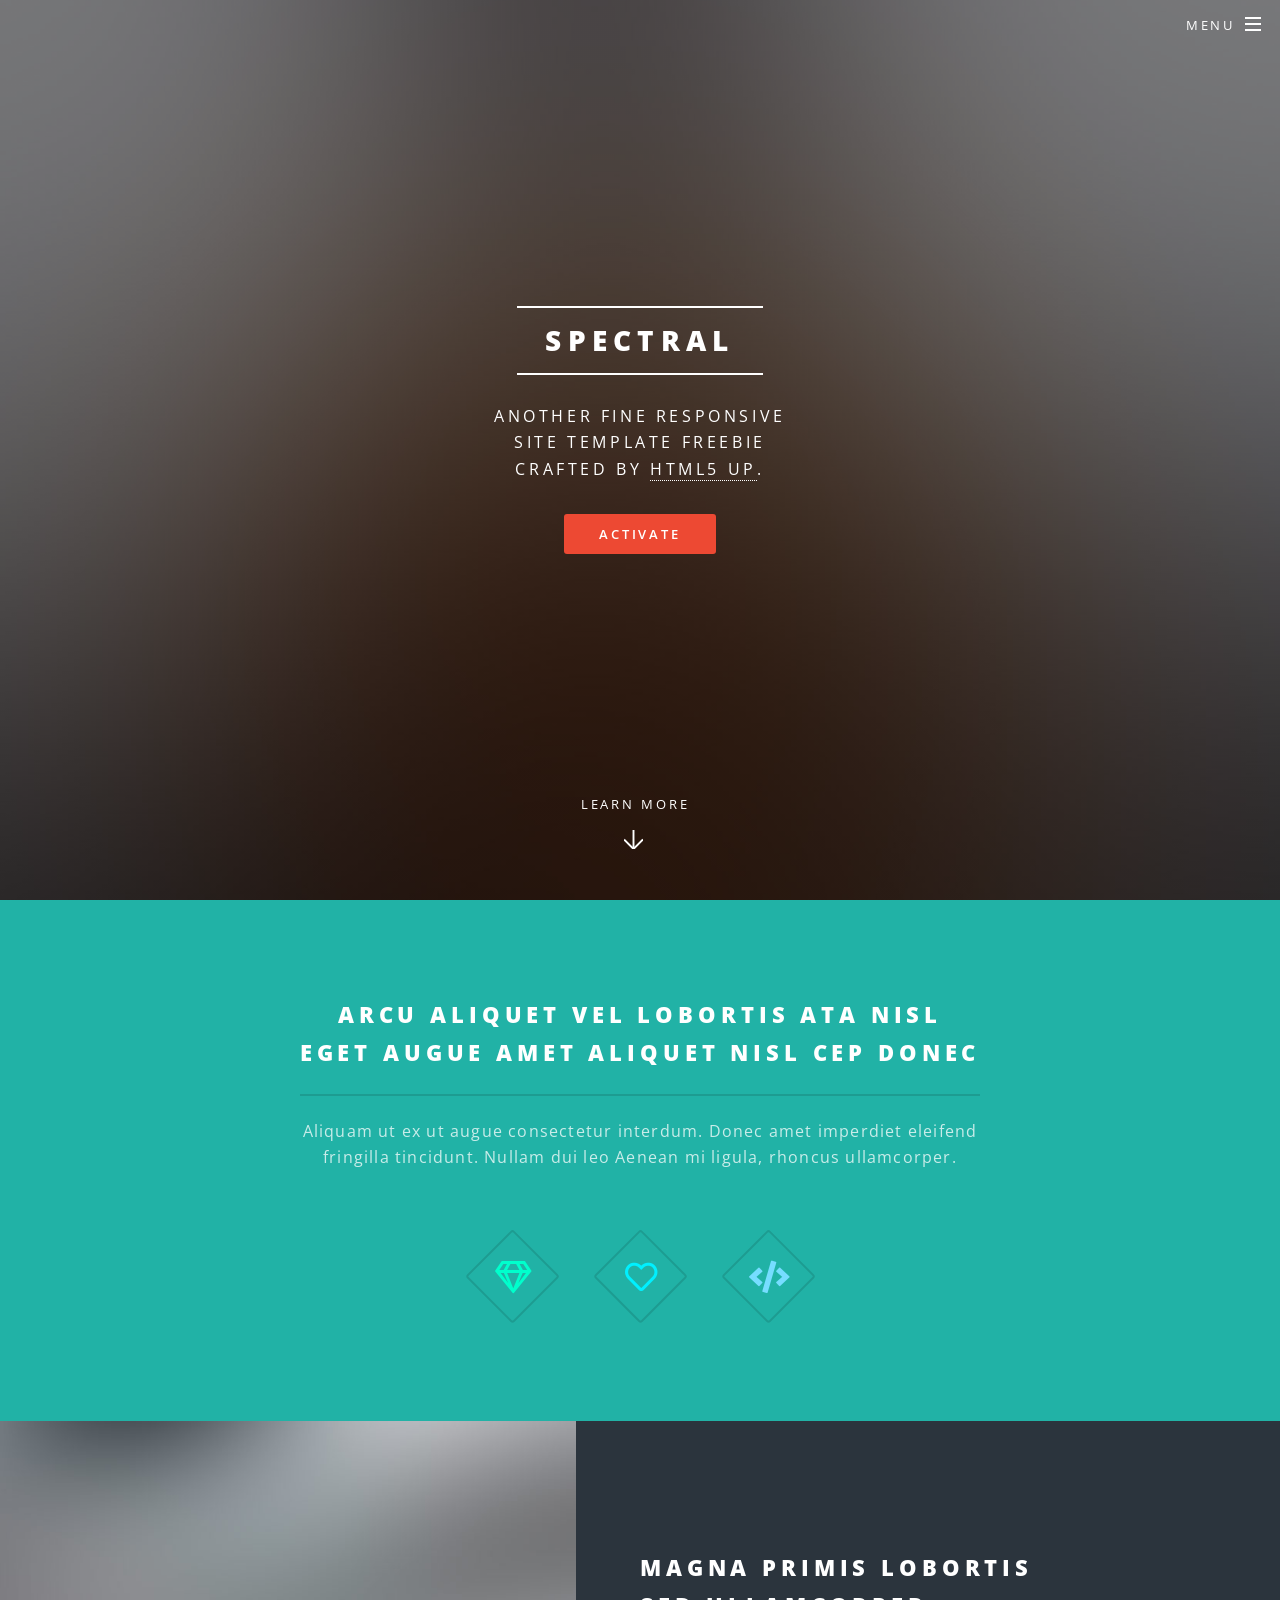
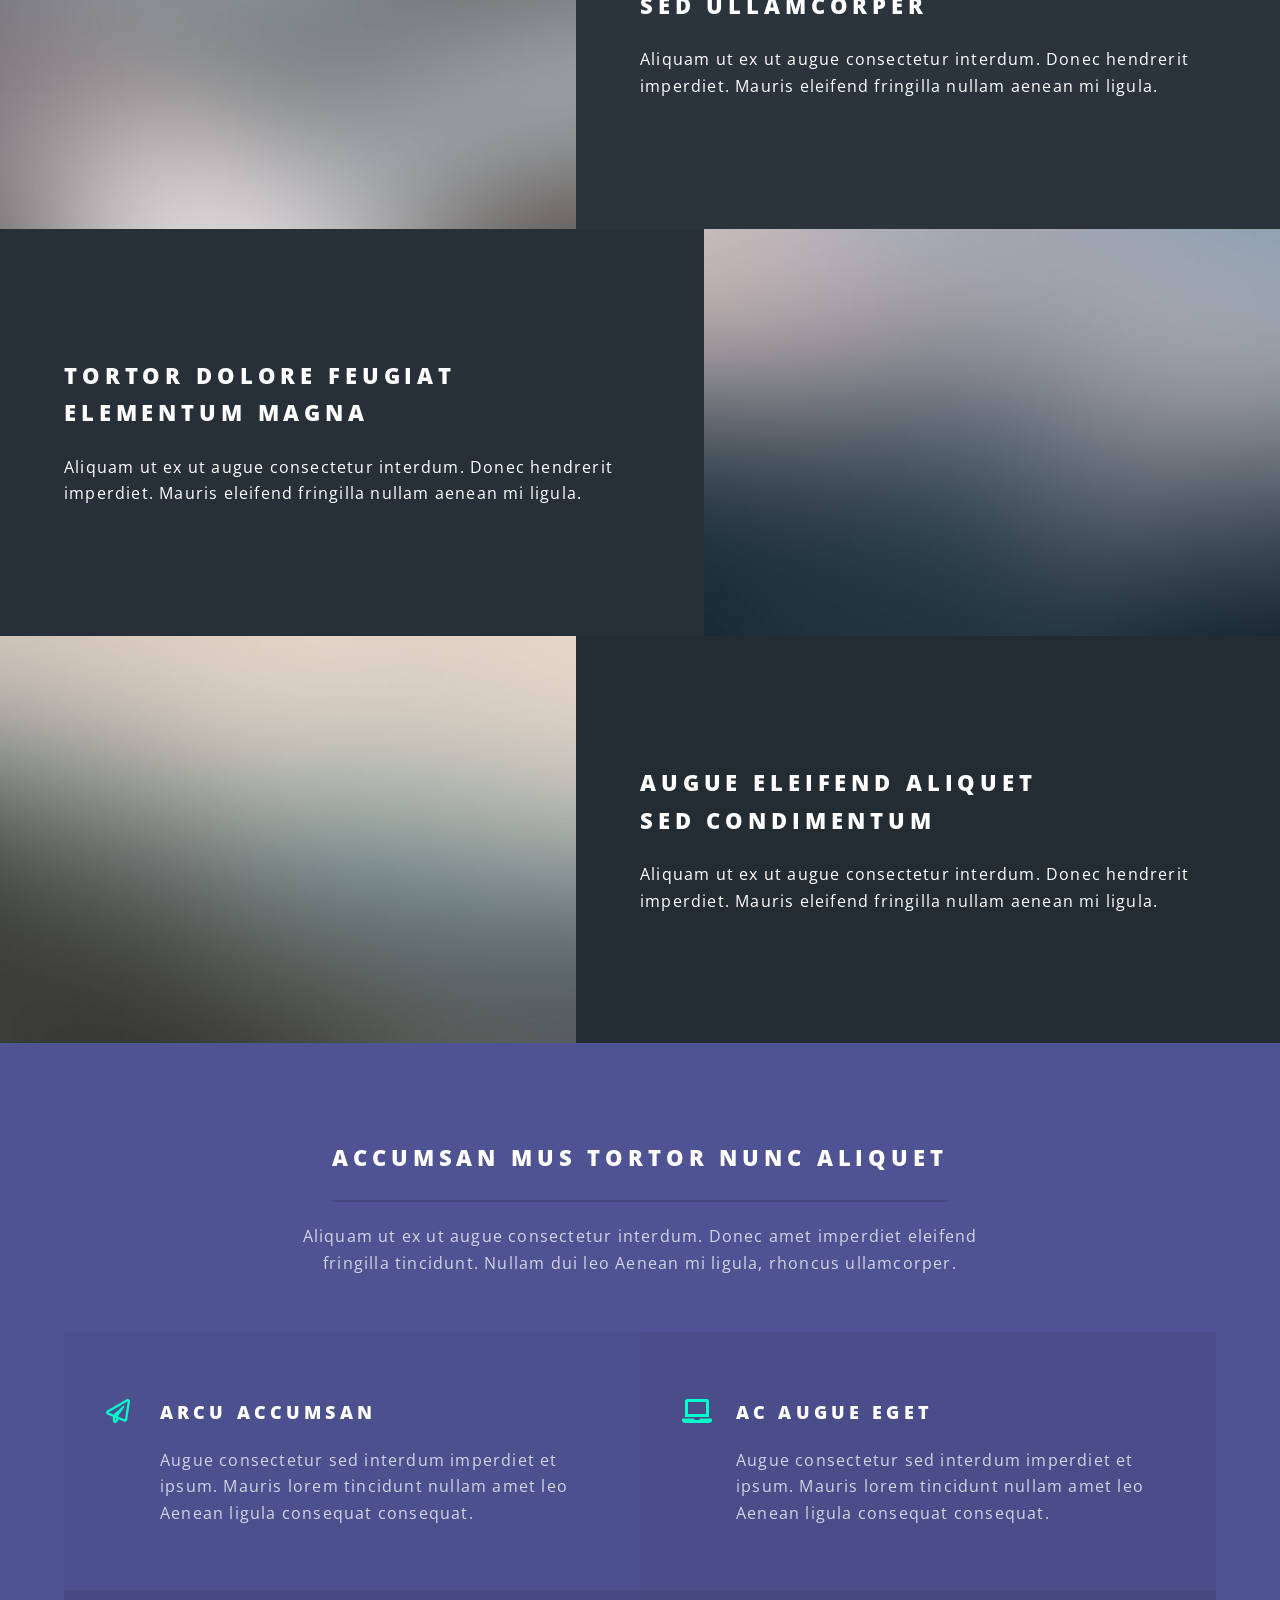
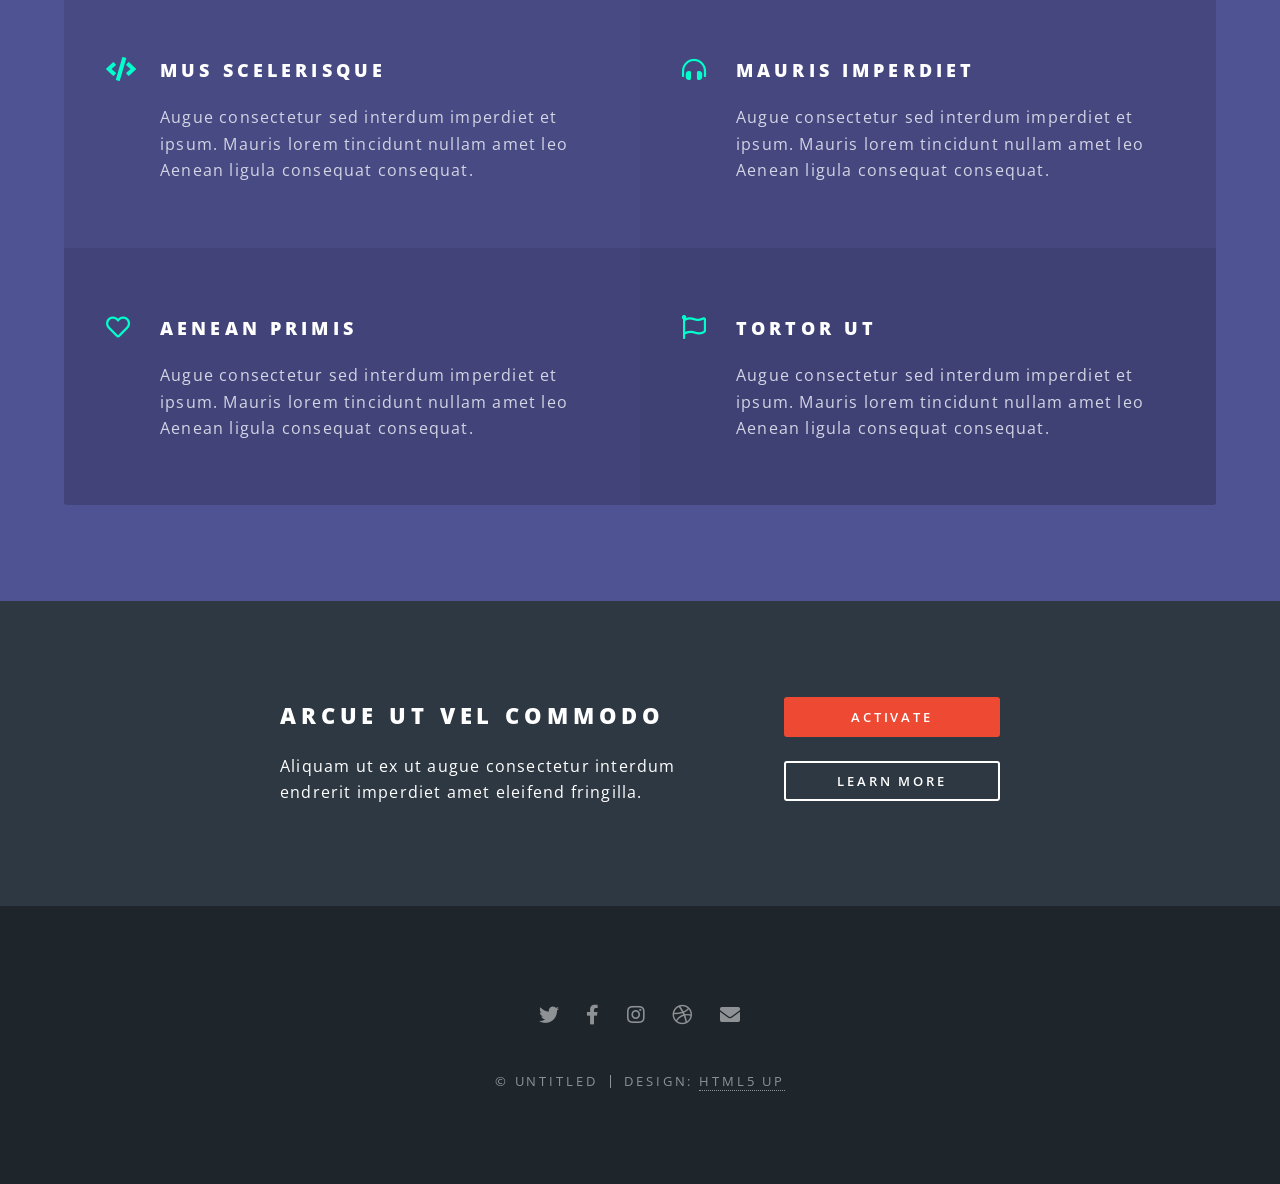
<file: html5up-spectral/index.html>
<!DOCTYPE HTML>
<!--
	Spectral by HTML5 UP
	html5up.net | @ajlkn
	Free for personal and commercial use under the CCA 3.0 license (html5up.net/license)
-->
<html>
	<head>
		<title>Spectral by HTML5 UP</title>
		<meta charset="utf-8" />
		<meta name="viewport" content="width=device-width, initial-scale=1, user-scalable=no" />
		<link rel="stylesheet" href="assets/css/main.css" />
		<noscript><link rel="stylesheet" href="assets/css/noscript.css" /></noscript>
	</head>
	<body class="landing is-preload">

		<!-- Page Wrapper -->
			<div id="page-wrapper">

				<!-- Header -->
					<header id="header" class="alt">
						<h1><a href="index.html">Spectral</a></h1>
						<nav id="nav">
							<ul>
								<li class="special">
									<a href="#menu" class="menuToggle"><span>Menu</span></a>
									<div id="menu">
										<ul>
											<li><a href="index.html">Home</a></li>
											<li><a href="generic.html">Generic</a></li>
											<li><a href="elements.html">Elements</a></li>
											<li><a href="#">Sign Up</a></li>
											<li><a href="#">Log In</a></li>
										</ul>
									</div>
								</li>
							</ul>
						</nav>
					</header>

				<!-- Banner -->
					<section id="banner">
						<div class="inner">
							<h2>Spectral</h2>
							<p>Another fine responsive<br />
							site template freebie<br />
							crafted by <a href="http://html5up.net">HTML5 UP</a>.</p>
							<ul class="actions special">
								<li><a href="#" class="button primary">Activate</a></li>
							</ul>
						</div>
						<a href="#one" class="more scrolly">Learn More</a>
					</section>

				<!-- One -->
					<section id="one" class="wrapper style1 special">
						<div class="inner">
							<header class="major">
								<h2>Arcu aliquet vel lobortis ata nisl<br />
								eget augue amet aliquet nisl cep donec</h2>
								<p>Aliquam ut ex ut augue consectetur interdum. Donec amet imperdiet eleifend<br />
								fringilla tincidunt. Nullam dui leo Aenean mi ligula, rhoncus ullamcorper.</p>
							</header>
							<ul class="icons major">
								<li><span class="icon fa-gem major style1"><span class="label">Lorem</span></span></li>
								<li><span class="icon fa-heart major style2"><span class="label">Ipsum</span></span></li>
								<li><span class="icon solid fa-code major style3"><span class="label">Dolor</span></span></li>
							</ul>
						</div>
					</section>

				<!-- Two -->
					<section id="two" class="wrapper alt style2">
						<section class="spotlight">
							<div class="image"><img src="images/pic01.jpg" alt="" /></div><div class="content">
								<h2>Magna primis lobortis<br />
								sed ullamcorper</h2>
								<p>Aliquam ut ex ut augue consectetur interdum. Donec hendrerit imperdiet. Mauris eleifend fringilla nullam aenean mi ligula.</p>
							</div>
						</section>
						<section class="spotlight">
							<div class="image"><img src="images/pic02.jpg" alt="" /></div><div class="content">
								<h2>Tortor dolore feugiat<br />
								elementum magna</h2>
								<p>Aliquam ut ex ut augue consectetur interdum. Donec hendrerit imperdiet. Mauris eleifend fringilla nullam aenean mi ligula.</p>
							</div>
						</section>
						<section class="spotlight">
							<div class="image"><img src="images/pic03.jpg" alt="" /></div><div class="content">
								<h2>Augue eleifend aliquet<br />
								sed condimentum</h2>
								<p>Aliquam ut ex ut augue consectetur interdum. Donec hendrerit imperdiet. Mauris eleifend fringilla nullam aenean mi ligula.</p>
							</div>
						</section>
					</section>

				<!-- Three -->
					<section id="three" class="wrapper style3 special">
						<div class="inner">
							<header class="major">
								<h2>Accumsan mus tortor nunc aliquet</h2>
								<p>Aliquam ut ex ut augue consectetur interdum. Donec amet imperdiet eleifend<br />
								fringilla tincidunt. Nullam dui leo Aenean mi ligula, rhoncus ullamcorper.</p>
							</header>
							<ul class="features">
								<li class="icon fa-paper-plane">
									<h3>Arcu accumsan</h3>
									<p>Augue consectetur sed interdum imperdiet et ipsum. Mauris lorem tincidunt nullam amet leo Aenean ligula consequat consequat.</p>
								</li>
								<li class="icon solid fa-laptop">
									<h3>Ac Augue Eget</h3>
									<p>Augue consectetur sed interdum imperdiet et ipsum. Mauris lorem tincidunt nullam amet leo Aenean ligula consequat consequat.</p>
								</li>
								<li class="icon solid fa-code">
									<h3>Mus Scelerisque</h3>
									<p>Augue consectetur sed interdum imperdiet et ipsum. Mauris lorem tincidunt nullam amet leo Aenean ligula consequat consequat.</p>
								</li>
								<li class="icon solid fa-headphones-alt">
									<h3>Mauris Imperdiet</h3>
									<p>Augue consectetur sed interdum imperdiet et ipsum. Mauris lorem tincidunt nullam amet leo Aenean ligula consequat consequat.</p>
								</li>
								<li class="icon fa-heart">
									<h3>Aenean Primis</h3>
									<p>Augue consectetur sed interdum imperdiet et ipsum. Mauris lorem tincidunt nullam amet leo Aenean ligula consequat consequat.</p>
								</li>
								<li class="icon fa-flag">
									<h3>Tortor Ut</h3>
									<p>Augue consectetur sed interdum imperdiet et ipsum. Mauris lorem tincidunt nullam amet leo Aenean ligula consequat consequat.</p>
								</li>
							</ul>
						</div>
					</section>

				<!-- CTA -->
					<section id="cta" class="wrapper style4">
						<div class="inner">
							<header>
								<h2>Arcue ut vel commodo</h2>
								<p>Aliquam ut ex ut augue consectetur interdum endrerit imperdiet amet eleifend fringilla.</p>
							</header>
							<ul class="actions stacked">
								<li><a href="#" class="button fit primary">Activate</a></li>
								<li><a href="#" class="button fit">Learn More</a></li>
							</ul>
						</div>
					</section>

				<!-- Footer -->
					<footer id="footer">
						<ul class="icons">
							<li><a href="#" class="icon brands fa-twitter"><span class="label">Twitter</span></a></li>
							<li><a href="#" class="icon brands fa-facebook-f"><span class="label">Facebook</span></a></li>
							<li><a href="#" class="icon brands fa-instagram"><span class="label">Instagram</span></a></li>
							<li><a href="#" class="icon brands fa-dribbble"><span class="label">Dribbble</span></a></li>
							<li><a href="#" class="icon solid fa-envelope"><span class="label">Email</span></a></li>
						</ul>
						<ul class="copyright">
							<li>&copy; Untitled</li><li>Design: <a href="http://html5up.net">HTML5 UP</a></li>
						</ul>
					</footer>

			</div>

		<!-- Scripts -->
			<script src="assets/js/jquery.min.js"></script>
			<script src="assets/js/jquery.scrollex.min.js"></script>
			<script src="assets/js/jquery.scrolly.min.js"></script>
			<script src="assets/js/browser.min.js"></script>
			<script src="assets/js/breakpoints.min.js"></script>
			<script src="assets/js/util.js"></script>
			<script src="assets/js/main.js"></script>

	</body>
</html>
</file>
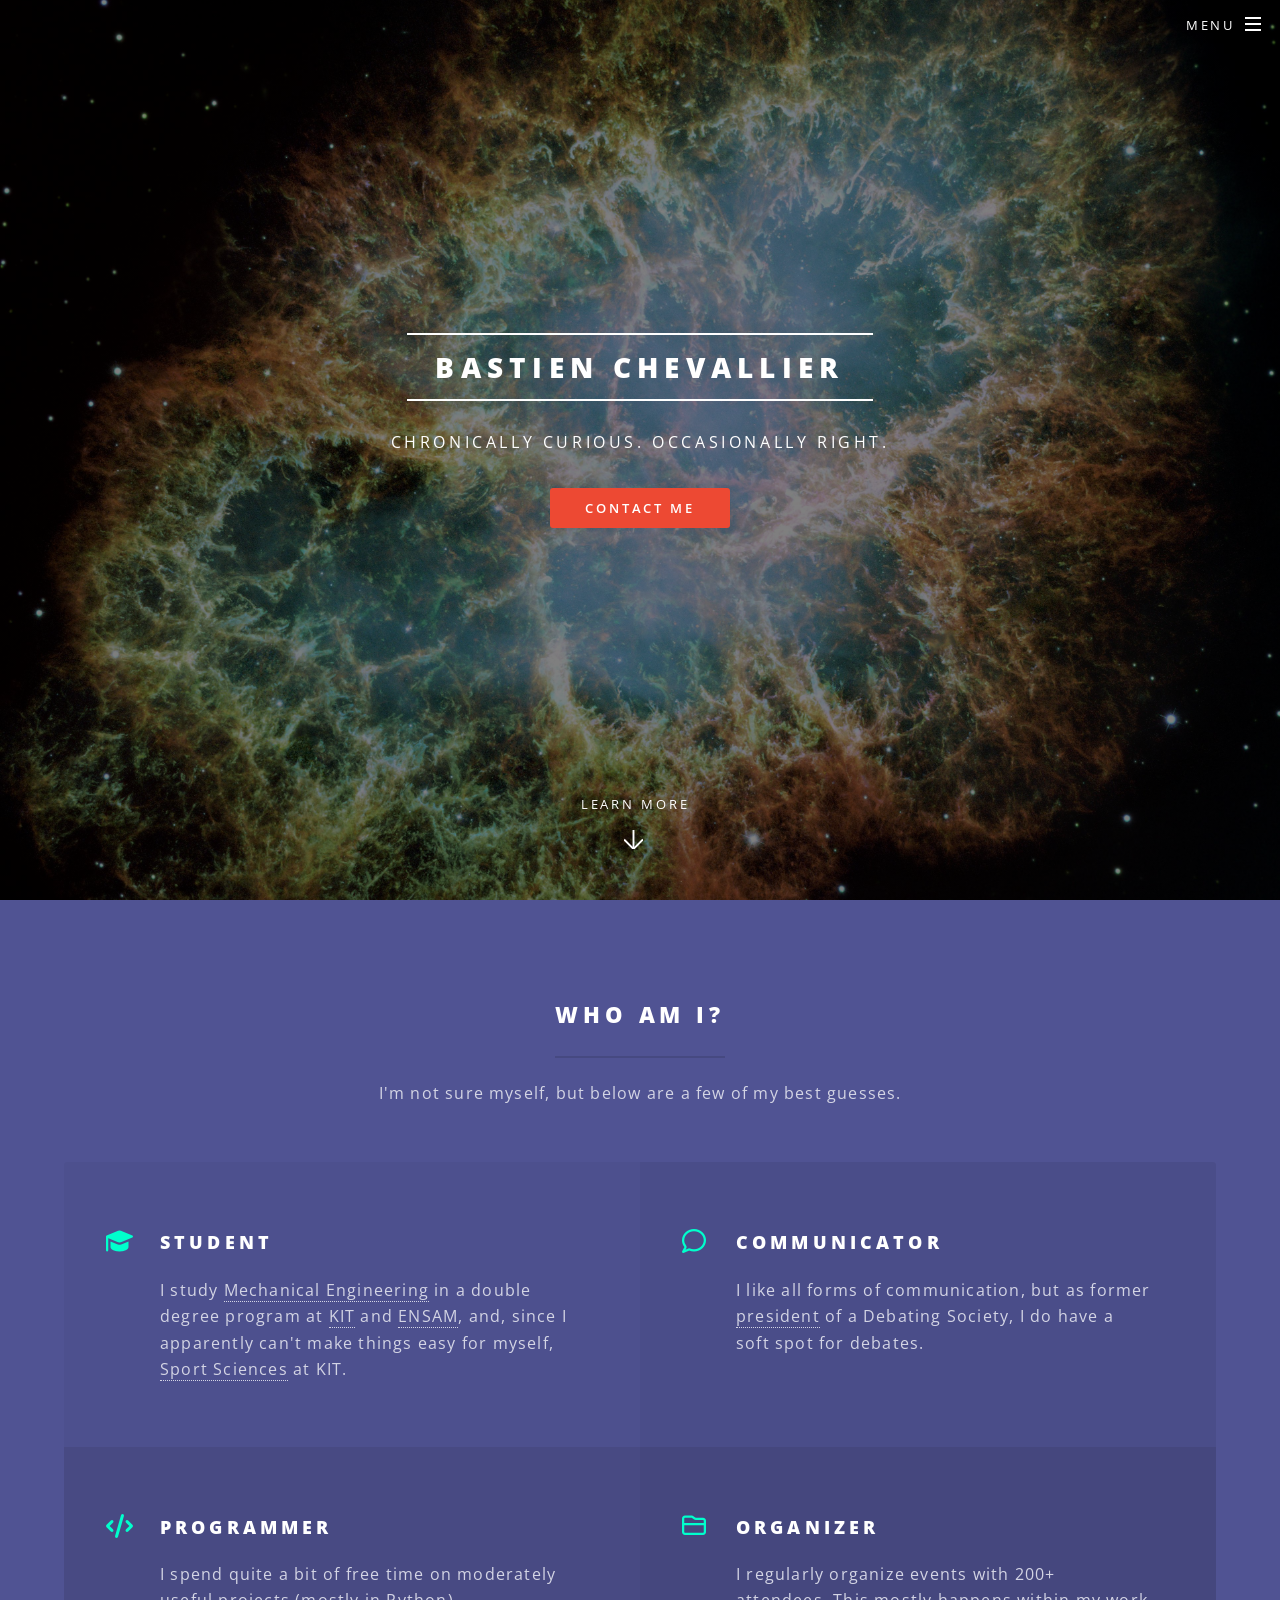
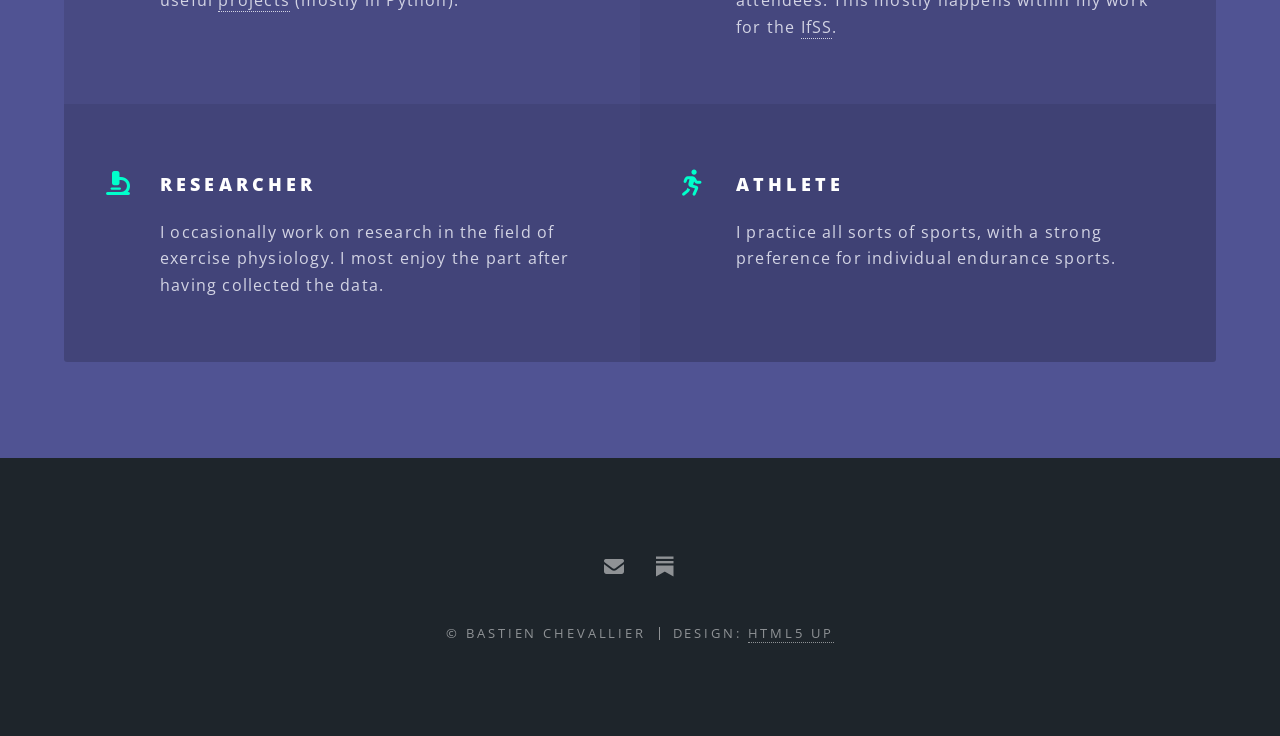
<file: site/index.html>
<!DOCTYPE HTML>
<!--
	Spectral by HTML5 UP
	html5up.net | @ajlkn
	Free for personal and commercial use under the CCA 3.0 license (html5up.net/license)
-->

<html>
	<head>
		<title>B. Chevallier</title>
		<meta charset="utf-8" />
		<meta name="viewport" content="width=device-width, initial-scale=1, user-scalable=no" />
		<link rel="stylesheet" href="assets/css/main.css?v=20261007" />
		<noscript><link rel="stylesheet" href="assets/css/noscript.css" /></noscript>
	</head>
	<body class="landing is-preload">
		<!-- Page Wrapper -->
			<div id="page-wrapper">
				<!-- Header -->
					<header id="header" class="alt">
						<h1><a href="index.html">B. Chevallier</a></h1>
						<!-- nav:start (generated from site/partials/nav.html by scripts/sync_partials.py — do not edit by hand) -->
						<nav id="nav">
							<ul>
								<li class="special">
									<a href="#menu" class="menuToggle"><span>Menu</span></a>
									<div id="menu">
										<ul>
											<li><a href="index.html">Home</a></li>
											<li><a href="presentations.html">Presentations</a></li>
											<li><a href="https://substack.com/@bastienchevallier" target="_blank" rel="noopener">Blog</a></li>
											<li><a href="projects.html">Projects</a></li>
											<li><a href="imprint.html">Imprint & Disclaimer</a></li>
										</ul>
									</div>
								</li>
							</ul>
						</nav>
						<!-- nav:end -->
					</header>

				<!-- Banner -->
					<section id="banner">
						<div class="inner">
							<h2>Bastien Chevallier</h2>
							<p>Chronically curious. Occasionally right.</p>
							<ul class="actions special">
								<li><a href="mailto:bastien.chevallier+web@proton.me" class="button primary">Contact me</a></li>
							</ul>
						</div>
						<a href="#three" class="more scrolly">Learn More</a>
					</section>

				<!-- Three -->
					<section id="three" class="wrapper style3 special">
						<div class="inner">
							<header class="major">
								<h2>Who am I?</h2>
								<p>I'm not sure myself, but below are a few of my best guesses.</p>
							</header>
							<ul class="features">
								<li class="icon solid fa-graduation-cap">
									<h3>Student</h3>
									<p>I study <a href="https://www.sle.kit.edu/vorstudium/bachelor-maschinenbau.php">Mechanical Engineering</a> in a double degree program at <a href="https://www.kit.edu">KIT</a> and <a href="https://artsetmetiers.fr">ENSAM</a>, and, since I apparently can't make things easy for myself, <a href="https://www.sle.kit.edu/vorstudium/bachelor-sportwissenschaft.php">Sport Sciences</a> at KIT.</p>
								</li>
								<li class="icon regular fa-comment">
									<h3>Communicator</h3>
									<p>I like all forms of communication, but as former <a href="https://www.achteminute.de/20240811/vorstandswechsel-in-karlsruhe/">president</a> of a Debating Society, I do have a soft spot for debates.</p>
								</li>
								<li class="icon solid fa-code">
									<h3>Programmer</h3>
									<p>I spend quite a bit of free time on moderately useful <a href="projects.html">projects</a> (mostly in Python).</p>
								</li>
								<li class="icon regular fa-folder-closed">
									<h3>Organizer</h3>
									<p>I regularly organize events with 200+ attendees. This mostly happens within my work for the <a href="https://www.ifss.kit.edu">IfSS</a>.</p>
								</li>
								<li class="icon solid fa-microscope">
									<h3>Researcher</h3>
									<p>I occasionally work on research in the field of exercise physiology. I most enjoy the part after having collected the data.</p>
								</li>
								<li class="icon solid fa-person-running">
									<h3>Athlete</h3>
									<p>I practice all sorts of sports, with a strong preference for individual endurance sports.</p>
								</li>
							</ul>
						</div>
					</section>

				<!-- CTA
					<section id="cta" class="wrapper style4">
						<div class="inner">
							<header>
								<h2>You need more details?</h2>
								<p>Aliquam ut ex ut augue consectetur interdum endrerit imperdiet amet eleifend fringilla.</p>
							</header>
							<ul class="actions stacked">
								<li><a href="#" class="button fit primary">Get in touch!</a></li>
								<li><a href="#" class="button fit">Learn More</a></li>
							</ul>
						</div>
					</section>--->

				<!-- Footer -->
					<!-- footer:start (generated from site/partials/footer.html by scripts/sync_partials.py — do not edit by hand) -->
					<footer id="footer">
						<ul class="icons">
							<li><a href="mailto:bastien.chevallier+web@proton.me" class="icon fa-solid fa-envelope"><span class="label">Email</span></a></li>
							<li><a href="https://substack.com/@bastienchevallier" class="icon fa-brands fa-substack"><span class="label">Substack</span></a></li>
						</ul>
						<ul class="copyright">
							<li>&copy; Bastien Chevallier</li><li>Design: <a href="http://html5up.net">HTML5 UP</a></li>
						</ul>
					</footer>
					<!-- footer:end -->

			</div>

		<!-- Scripts -->
			<script src="assets/js/jquery.min.js"></script>
			<script src="assets/js/jquery.scrollex.min.js"></script>
			<script src="assets/js/jquery.scrolly.min.js"></script>
			<script src="assets/js/browser.min.js"></script>
			<script src="assets/js/breakpoints.min.js"></script>
			<script src="assets/js/util.js"></script>
			<script src="assets/js/main.js"></script>

	</body>
</html>
</file>
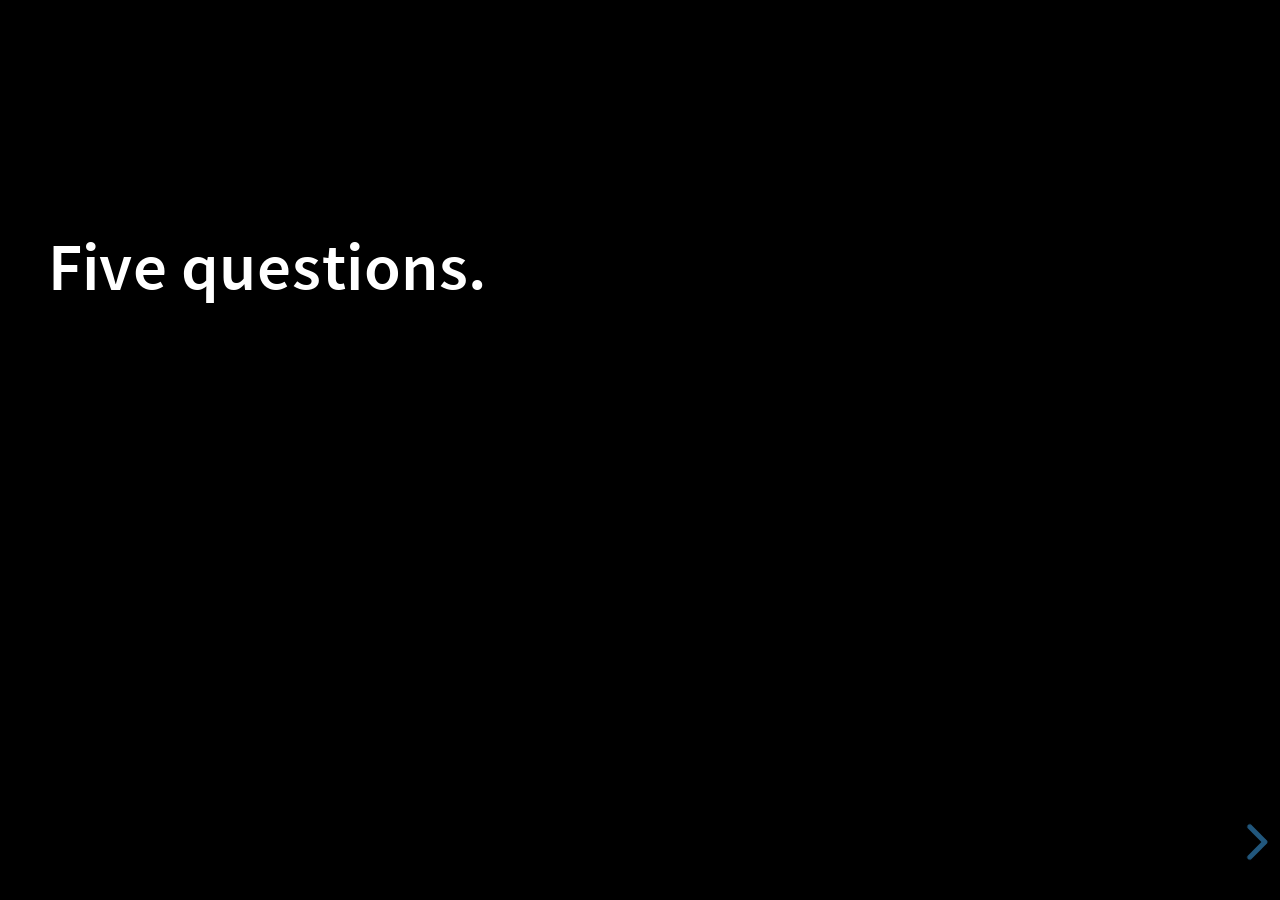
<file: site/presentations/categories/index.html>
<!doctype html>
<html lang="en">
	<head>
		<meta charset="utf-8">
		<meta name="viewport" content="width=device-width, initial-scale=1.0, maximum-scale=1.0, user-scalable=no">

		<title>Categories</title>

		<link rel="stylesheet" href="../reveal.js/dist/reset.css">
		<link rel="stylesheet" href="../reveal.js/dist/reveal.css">
		<link rel="stylesheet" href="../reveal.js/dist/theme/black.css">

		<!-- Theme used for syntax highlighted code -->
		<link rel="stylesheet" href="../reveal.js/plugin/highlight/monokai.css">
		<link rel="stylesheet" href="../style.css">
	</head>
	<body>
		<div class="reveal">
			<div class="slides">
				<!-- INTRODUCTION -->
				<section>
				  <h3>Five questions.</h3>
				  <ul>
					<li class="fragment fade-in">What makes a fish a fish?</li>
					<li class="fragment fade-in">What makes a continent a continent?</li>
					<li class="fragment fade-in">What makes a country a country?</li>
					<li class="fragment fade-in">What makes a vegetable a vegetable?</li>
					<li class="fragment fade-in">What makes a sport a sport?</li>
				  </ul>
				  <aside class="notes">
					Five everyday words that everybody uses and nobody can define cleanly. The following slides try to find a definition for each of them.
				  </aside>
				</section>

				<!-- FISH -->
				<section class="titled">
				  <h3>What makes a fish a fish?</h3>
				  <ul>
					<li class="fragment">
					  Historically, animal groups (mammals, reptiles, birds, etc.) were
					  defined by convention and common traits.
					</li>
					<li class="fragment">
					  Biologists later started classifying animals by common ancestry.
					</li>
					<li class="fragment">
					  Animals we call "fish" are very far apart evolutionarily.
					</li>
					<li class="fragment">
					  A common ancestor would also include all mammals.
					  <span class="fragment">That's a problem.</span>
					</li>
				  </ul>
				  <aside class="notes">
					The common ancestor of salmon and sharks lived roughly 450 million years ago. Salmon are more closely related to humans than to sharks. A group defined by common ancestry has to contain all descendants of that ancestor, which would put mammals (that includes us) inside "fish".
				  </aside>
				</section>

				<section>
				  <section class="titled">
					<h3>Let's ask Wikipedia.</h3>
					<blockquote class="fragment fade-in wide">
					  A fish is an
					  <span class="fragment highlight-current-green">aquatic</span>,
					  <span class="fragment highlight-current-green">anamniotic</span>,
					  <span class="fragment highlight-current-green">gill-bearing</span>
					  <span class="fragment highlight-current-green">vertebrate</span>
					  animal
					  <span class="fragment highlight-current-green">with a tough cranium to protect the brain</span>,
					  but
					  <span class="fragment highlight-current-green">lacking limbs with digits</span>.
					</blockquote>
					<aside class="notes">
					  Paraphrased from the English Wikipedia article on fish. Each highlighted phrase is one criterion of the definition.
					</aside>
				  </section>

				  <section class="titled">
					<h3>Included by the definition</h3>
					<div class="img-row">
					  <a href="https://www.mindenpictures.com/stock-photo-pacific-hagfish-eptatretus-stoutii-coiled-up-portrait-gulf-specimen-naturephotography-image90905526.html">
					    <img src="img/hagfish.png" class="fragment" alt="Hagfish" />
					  </a>
					  <a href="https://commons.wikimedia.org/wiki/File:Seahorse_swimming.jpg">
					    <img src="img/seahorse.png" class="fragment" alt="Seahorse" />
					  </a>
					  <a href="https://www.pexels.com/photo/flying-fish-1661337/">
						<img src="img/flying_fish.png" class="fragment" alt="Flying fish" />
					  </a>
					  <a href="https://commons.wikimedia.org/wiki/File:Schlammspringer_Periophthalmus_sp.jpg">
					    <img src="img/mudskipper.png" class="fragment" alt="Mudskipper" />
					  </a>
					</div>
					<aside class="notes">
					  Hagfish, seahorses, flying fish and mudskippers look nothing like a typical fish, but all fit the definition. Clicking an image opens its source. Seahorse: photo by Lisa McCarty, CC0, via Wikimedia Commons. Hagfish: photo by Joel Sartore (National Geographic Photo Ark). Mudskipper: photo by Holger Krisp, CC BY 3.0, via Wikimedia Commons.
					</aside>
				  </section>

				  <section class="titled">
					<h3>Excluded by the definition</h3>
					<div class="img-row">
					  <a href="https://stock.adobe.com/images/Humpback-whale-swimming-in-blue-ocean.-Underwater-scene%2C-Humpback-whale-swimmi/665578697">
					    <img src="img/whale.png" class="fragment" alt="Whale" />
					  </a>
					  <a href="https://pxhere.com/en/photo/1001854">
						<img src="img/cuttlefish.png" class="fragment" alt="Cuttlefish" />
					  </a>
					  <a href="https://commons.wikimedia.org/wiki/File:Compass_Jellyfish,_Bristol_Channel.jpg">
					    <img src="img/jellyfish.png" class="fragment" alt="Jellyfish" />
					  </a>
					  <a href="https://commons.wikimedia.org/wiki/File:Orange_Starfish_at_Olympic_National_Park.jpg">
					    <img src="img/starfish.png" class="fragment" alt="Starfish" />
					  </a>
					</div>
					<aside class="notes">
					  Whales (mammals), cuttlefish (molluscs), jellyfish (cnidarians) and starfish (echinoderms) are not vertebrates with gills and a cranium, so the definition excludes them even though "fish" is in the name of two of them. Clicking an image opens its source. Whale: stock photo (Adobe Stock, photographer not credited). Jellyfish: compass jellyfish photo by Morhua, CC0, via Wikimedia Commons. Starfish: photo by Wing-Chi Poon, CC BY-SA 2.5, via Wikimedia Commons.
					</aside>
				  </section>
				</section>

				<!-- CONTINENTS -->
				<section class="titled">
				  <h3>What makes a continent a continent?</h3>
				  <aside class="notes">
					Next question: continents.
				  </aside>
				</section>

				<section class="titled">
				  <h3>Let's ask Wikipedia.</h3>
				  <blockquote class="fragment fade-in wide">
					[...] Continents are generally identified by convention rather than any strict criteria. [...]
				  </blockquote>
				  <h4 class="fragment fade-in">Well, thanks for nothing...</h4>
				  <aside class="notes">
					Quote from the English Wikipedia article on continents.
				  </aside>
				</section>

				<section class="titled">
				  <h3>Let's use a classroom definition.</h3>
				  <blockquote class="fragment wide" data-fragment-index="1">
					Continents are
					<span class="fragment highlight-current-green">large</span> landmasses
					<span class="fragment highlight-current-green">separated from others by oceans</span>.
				  </blockquote>
				  <a href="https://commons.wikimedia.org/wiki/File:Continents_by_colour.png">
				    <img
					src="img/world_map2.png"
					style="display: block; margin: 0 auto; max-height: 380px;"
					class="fragment"
					data-fragment-index="1"
					alt="World map"
				  />
				  </a>
				  <aside class="notes">
					Map: "Continents by colour", CC BY-SA 3.0, via Wikimedia Commons; clicking it opens the source. Under this definition Europe and Asia would be one continent (Eurasia), and North and South America are joined by a land bridge, as are Asia and Africa.
				  </aside>
				</section>

				<section class="titled">
				  <h3>Let's ask geologists.</h3>
				  <a href="https://commons.wikimedia.org/wiki/File:Plates_tect2_en.svg">
				    <img
					src="img/continents.png"
					style="display: block; margin: 0 auto; max-height: 440px;"
					class="fragment fade-in"
					alt="Different continent models"
				  />
				  </a>
				  <aside class="notes">
					Different countries and fields count different numbers of continents (anywhere from four to seven). Geologists, for example, look at tectonic plates, which gives yet another answer. Map: USGS (public domain), via Wikimedia Commons; clicking it opens the source.
				  </aside>
				</section>

				<!-- COUNTRIES -->
				<section class="titled">
				  <h3>What makes a country a country?</h3>
				  <ul>
					<li class="fragment">193 UN member states</li>
					<li class="fragment">7 additional partially recognized countries</li>
					<li class="fragment">206 participating countries at the Olympics</li>
					<li class="fragment">
					  Our definition needs to include the Vatican and exclude Hong Kong.
					</li>
				  </ul>
				  <aside class="notes">
					Different lists, different numbers. Which one counts depends on who is asking and why. The Vatican is a UN observer state; Hong Kong competes at the Olympics as its own team.
				  </aside>
				</section>

				<section>
				  <section class="titled">
					<h3>Let's look at common characteristics.</h3>
					<ul>
					  <li class="fragment">defined territory (or not)</li>
					  <li class="fragment">permanent population (or not)</li>
					  <li class="fragment">self-governing (or not)</li>
					  <li class="fragment">international recognition (or not)</li>
					  <li class="fragment">own currency (or not)</li>
					  <li class="fragment">independent military (or not)</li>
					</ul>
					<aside class="notes">
					  Typical criteria for statehood. None of them is both necessary and sufficient.
					</aside>
				  </section>

				  <section class="titled">
					<h3>Some edge cases</h3>
					<div class="img-row">
					  <a href="https://commons.wikimedia.org/wiki/File:Flag_of_the_Vatican_City.svg">
					    <img src="img/vatican.png" class="fragment fade-in" alt="Vatican" />
					  </a>
					  <a href="https://commons.wikimedia.org/wiki/File:Flag_of_Hong_Kong.svg">
					    <img src="img/hongkong.png" class="fragment fade-in" alt="Hong Kong" />
					  </a>
					  <a href="https://commons.wikimedia.org/wiki/File:Flag_of_Greenland.svg">
					    <img src="img/greenland.png" class="fragment fade-in" alt="Greenland" />
					  </a>
					  <a href="https://commons.wikimedia.org/wiki/File:Flag_of_Somaliland.svg">
					    <img src="img/somaliland.png" class="fragment fade-in" alt="Somaliland" />
					  </a>
					</div>
					<aside class="notes">
					  The Vatican has almost no territory or permanent population. Hong Kong has its own currency, laws and Olympic team but is part of China. Greenland governs itself but belongs to the Kingdom of Denmark. Somaliland governs itself and has no international recognition. The images are the flags of the Vatican, Hong Kong, Greenland and Somaliland; clicking one opens its Wikimedia Commons page.
					</aside>
				  </section>
				</section>

				<!-- VEGETABLES -->
				<section class="titled">
				  <h3>What makes a vegetable a vegetable?</h3>
				  <aside class="notes">
					Next question: vegetables.
				  </aside>
				</section>

				<section class="titled">
				  <h3>Let's ask Wikipedia.</h3>
				  <blockquote class="fragment fade-in wide">
					Vegetables are edible parts of plants that are consumed by humans or other animals as food.
				  </blockquote>
				  <h4 class="fragment fade-in">How wonderfully vague...</h4>
				  <aside class="notes">
					Paraphrased from the English Wikipedia article on vegetables.
				  </aside>
				</section>

				<section class="titled">
				  <h3>Why is it so hard to define?</h3>
				  <ul>
					<li class="fragment fade-in">
					  Because it's not a botanical term, but a culinary one.
					</li>
					<li class="fragment fade-in">
					  In botany we differentiate between seeds, roots, stems, flowers, fruits... and that's it. No vegetables.
					</li>
					<li class="fragment fade-in">
					  So saying "a tomato is a fruit, not a vegetable" is a category error.
					</li>
				  </ul>
				  <aside class="notes">
					Botanically, a tomato is a fruit, but "vegetable" is a kitchen category, so the two statements do not contradict each other.
				  </aside>
				</section>

				<section>
				  <section class="titled">
					<h3>Is there a culinary definition?</h3>
					<ul>
					  <li class="fragment fade-in">In short: no.</li>
					  <li class="fragment fade-in">
						Culinary classifications are not standardized and vary enormously between individuals and cultures.
					  </li>
					  <li class="fragment fade-in">
						The best "definition" I could find is: a plant we eat, but not for dessert.
					  </li>
					</ul>
					<aside class="notes">
					  The "not for dessert" rule is a rule of thumb, not a standard. It is also what makes rhubarb awkward.
					</aside>
				  </section>

				  <section class="titled">
					<h3>Some edge cases</h3>
					<div class="img-row">
					  <a href="https://commons.wikimedia.org/wiki/File:Champignons_Agaricus.jpg">
					    <img src="img/champignon.png" class="fragment fade-in" alt="Mushroom" />
					  </a>
					  <a href="https://commons.wikimedia.org/wiki/File:CSA-Rhubarb.jpg">
					    <img src="img/rhubarb.png" class="fragment fade-in" alt="Rhubarb" />
					  </a>
					  <a href="https://commons.wikimedia.org/wiki/File:Avocado_Hass_-_single_and_halved.jpg">
					    <img src="img/avocado.png" class="fragment fade-in" alt="Avocado" />
					  </a>
					  <a href="https://commons.wikimedia.org/wiki/File:Nori.jpg">
					    <img src="img/nori.png" class="fragment fade-in" alt="Nori" />
					  </a>
					</div>
					<aside class="notes">
					  Mushrooms are fungi, rhubarb is a stalk we eat in desserts, avocado is a fruit we eat in savoury dishes, and nori is algae. Clicking an image opens its source. Mushrooms: photo by Darkone, CC BY-SA 2.5. Rhubarb: photo by Evan-Amos, public domain. Nori: photo by Alice Wiegand, CC BY-SA 3.0. Avocado: photo by Ivar Leidus, CC BY-SA 4.0. All via Wikimedia Commons.
					</aside>
				  </section>
				</section>

				<!-- SPORT -->
				<section class="titled">
				  <h3>What makes a sport a sport?</h3>
				  <aside class="notes">
					Last question: sports.
				  </aside>
				</section>

				<section class="titled">
				  <h3>Let's ask Wikipedia.</h3>
				  <blockquote class="fragment fade-in wide">
					Sport is a physical activity
					<span class="fragment highlight-current-green">or</span> game,
					<span class="fragment highlight-current-green">often</span>
					competitive and organized, that maintains
					<span class="fragment highlight-current-green">or</span> improves
					physical ability and skills.
				  </blockquote>
				  <h4 class="fragment">That's not very helpful.</h4>
				  <aside class="notes">
					Paraphrased from the English Wikipedia article on sport. The highlighted words ("or", "often") show how many exits the definition leaves open.
				  </aside>
				</section>

				<section>
				  <section class="titled">
					<h3>Let's look at common characteristics.</h3>
					<ul>
					  <li class="fragment fade-in">form of physical activity (or not)</li>
					  <li class="fragment fade-in">competitive (or not)</li>
					  <li class="fragment fade-in">done for its own sake (or not)</li>
					  <li class="fragment fade-in">having clear rules (or not)</li>
					  <li class="fragment fade-in">social (or not)</li>
					</ul>
					<aside class="notes">
					  As with countries, none of these is both necessary and sufficient.
					</aside>
				  </section>

				  <section class="titled">
					<h3>Some edge cases</h3>
					<div class="img-row">
					  <a href="https://commons.wikimedia.org/wiki/File:Chess_game_Staunton_No._6.jpg">
					    <img src="img/chess.png" class="fragment fade-in" alt="Chess" />
					  </a>
					  <a href="https://commons.wikimedia.org/wiki/File:Dart_board.jpg">
					    <img src="img/dart.png" class="fragment fade-in" alt="Darts" />
					  </a>
					  <a href="https://commons.wikimedia.org/wiki/File:Sunset_sea_fishing_in_Asilah_(Unsplash).jpg">
					    <img src="img/fishing.png" class="fragment fade-in" alt="Fishing" />
					  </a>
					  <a href="https://commons.wikimedia.org/wiki/File:Legends_are_born_during_esports_tournament_(4496043).jpg">
					    <img src="img/gaming.png" class="fragment fade-in" alt="Gaming" />
					  </a>
					</div>
					<aside class="notes">
					  Chess, darts, fishing and esports are each called a sport by some people and not by others. Clicking an image opens its source. Chess: photo by Wilfredor, CC0. Darts: photo by Kurt Kaiser, CC0. Fishing: photo by Aziz Acharki, CC0. Esports: U.S. Air Force photo, public domain. All via Wikimedia Commons.
					</aside>
				  </section>
				</section>

				<!-- ENDING -->
				<section class="titled">
				  <h3>
					Five questions.
					<span class="fragment fade-in" data-fragment-index="2">One answer.</span>
				  </h3>

				  <ul>
					<li>
					  <span class="fragment fade-in-then-semi-out" data-fragment-index="1">What makes a fish a fish?</span>
					  <span class="fragment fade-in" data-fragment-index="2">We do.</span>
					</li>
					<li>
					  <span class="fragment fade-in-then-semi-out" data-fragment-index="1">What makes a continent a continent?</span>
					  <span class="fragment fade-in" data-fragment-index="2">We do.</span>
					</li>
					<li>
					  <span class="fragment fade-in-then-semi-out" data-fragment-index="1">What makes a country a country?</span>
					  <span class="fragment fade-in" data-fragment-index="2">We do.</span>
					</li>
					<li>
					  <span class="fragment fade-in-then-semi-out" data-fragment-index="1">What makes a vegetable a vegetable?</span>
					  <span class="fragment fade-in" data-fragment-index="2">We do.</span>
					</li>
					<li>
					  <span class="fragment fade-in-then-semi-out" data-fragment-index="1">What makes a sport a sport?</span>
					  <span class="fragment fade-in" data-fragment-index="2">We do.</span>
					</li>
				  </ul>
				  <aside class="notes">
					These categories are statements about human convention, not about nature. Nature contains animals, landmasses, plants and activities; we are the ones who draw the lines between them.
				  </aside>
				</section>

				<section class="titled">
				  <h3>Categories compress information.</h3>
				  <ul>
					<li class="fragment fade-in">
					  "Fish" saves you from listing every trait of every animal in the water.
					</li>
					<li class="fragment fade-in">
					  "Vegetable" tells a cook roughly what to expect, in one word.
					</li>
					<li class="fragment fade-in">
					  A category is a shared shortcut: we agree on it so we don't have to explain.
					</li>
				  </ul>
				  <aside class="notes">
					A category bundles many properties into one word. If speaker and listener share the same convention, one word transmits what would otherwise take a whole description. That is the entire job of a category.
				  </aside>
				</section>

				<section class="titled">
				  <h3>Compression is lossy.</h3>
				  <ul>
					<li class="fragment fade-in">
					  A category hides differences between its members.
					</li>
					<li class="fragment fade-in">
					  Hagfish and salmon are both "fish", yet they share less than salmon and humans do.
					</li>
					<li class="fragment fade-in">
					  The edge cases are where the information gets lost.
					</li>
				  </ul>
				  <aside class="notes">
					Like a compressed image, a category throws away detail. Usually that is fine. At the edges (the Vatican, rhubarb, chess) the lost detail is exactly what we are arguing about, which is why the definitions never settle.
				  </aside>
				</section>

				<section class="titled">
				  <h3>When it stops compressing, discard it.</h3>
				  <ul>
					<li class="fragment fade-in">
					  At the fishmonger, "fish" still works.
					</li>
					<li class="fragment fade-in">
					  In evolutionary biology, it doesn't. Use clades instead.
					</li>
					<li class="fragment fade-in">
					  Same word, different job. Keep it where it helps, drop it where it misleads.
					</li>
				  </ul>
				  <aside class="notes">
					A category is judged by whether it still saves communication effort in a given context. When describing what to buy for dinner, "fish" does. When describing ancestry, it causes confusion, and a more specific term (a clade such as ray-finned fishes, or vertebrates) is better.
				  </aside>
				</section>

				<section class="titled">
				  <h3>Words are tools...</h3>
				  <ul>
					<li class="fragment fade-in">Tools should make life easier.</li>
					<li class="fragment fade-in">If they don't, they shouldn't be used.</li>
					<li class="fragment fade-in">Specific tools are made for specific situations.</li>
				  </ul>
				  <aside class="notes">
					A word is useful if it makes communication easier. If it causes more confusion than it removes, drop it or replace it with a more specific word.
				  </aside>
				</section>

				<!-- SOURCES -->
				<section class="titled">
				  <h3>Inspired by...</h3>
				  <ul>
					<li>
					  CGP Grey (<a href="https://youtu.be/3uBcq1x7P34">continents</a>,
					  <a href="https://youtu.be/4AivEQmfPpk">countries</a>)
					</li>
					<li>
					  Hank Green (<a href="https://m.youtube.com/watch?v=-C3lR3pczjo">fish</a>)
					</li>
					<li>
					  Max Bird (<a href="https://www.youtube.com/watch?v=j7IL-E5WlGk">vegetables</a>)
					</li>
				  </ul>
				  <aside class="notes">
					These are the sources and explanations I learned from.
				  </aside>
				</section>
			</div>
		</div>

		<script src="../reveal.js/dist/reveal.js"></script>
		<script src="../reveal.js/plugin/notes/notes.js"></script>
		<script src="../reveal.js/plugin/markdown/markdown.js"></script>
		<script src="../reveal.js/plugin/highlight/highlight.js"></script>
		<script>
			// More info about initialization & config:
			// - https://revealjs.com/initialization/
			// - https://revealjs.com/config/
			Reveal.initialize({
				hash: true,

				// Learn about plugins: https://revealjs.com/plugins/
				plugins: [ RevealMarkdown, RevealHighlight, RevealNotes ]
			});
		</script>
	</body>
</html>
</file>
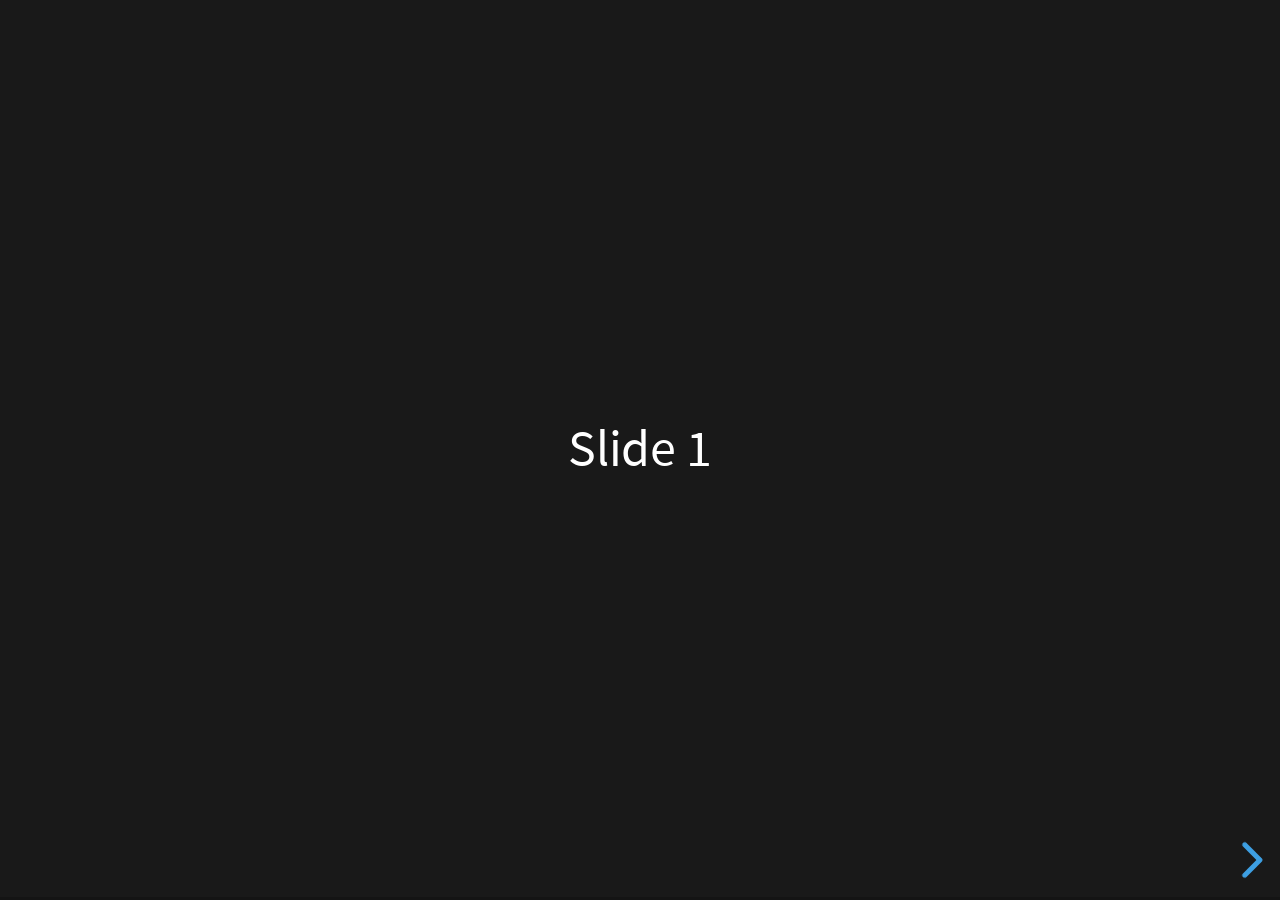
<file: site/presentations/reveal.js/index.html>
<!doctype html>
<html lang="en">
	<head>
		<meta charset="utf-8">
		<meta name="viewport" content="width=device-width, initial-scale=1.0, maximum-scale=1.0, user-scalable=no">

		<title>reveal.js</title>

		<link rel="stylesheet" href="dist/reset.css">
		<link rel="stylesheet" href="dist/reveal.css">
		<link rel="stylesheet" href="dist/theme/black.css">

		<!-- Theme used for syntax highlighted code -->
		<link rel="stylesheet" href="plugin/highlight/monokai.css">
	</head>
	<body>
		<div class="reveal">
			<div class="slides">
				<section>Slide 1</section>
				<section>Slide 2</section>
			</div>
		</div>

		<script src="dist/reveal.js"></script>
		<script src="plugin/notes/notes.js"></script>
		<script src="plugin/markdown/markdown.js"></script>
		<script src="plugin/highlight/highlight.js"></script>
		<script>
			// More info about initialization & config:
			// - https://revealjs.com/initialization/
			// - https://revealjs.com/config/
			Reveal.initialize({
				hash: true,

				// Learn about plugins: https://revealjs.com/plugins/
				plugins: [ RevealMarkdown, RevealHighlight, RevealNotes ]
			});
		</script>
	</body>
</html>
</file>
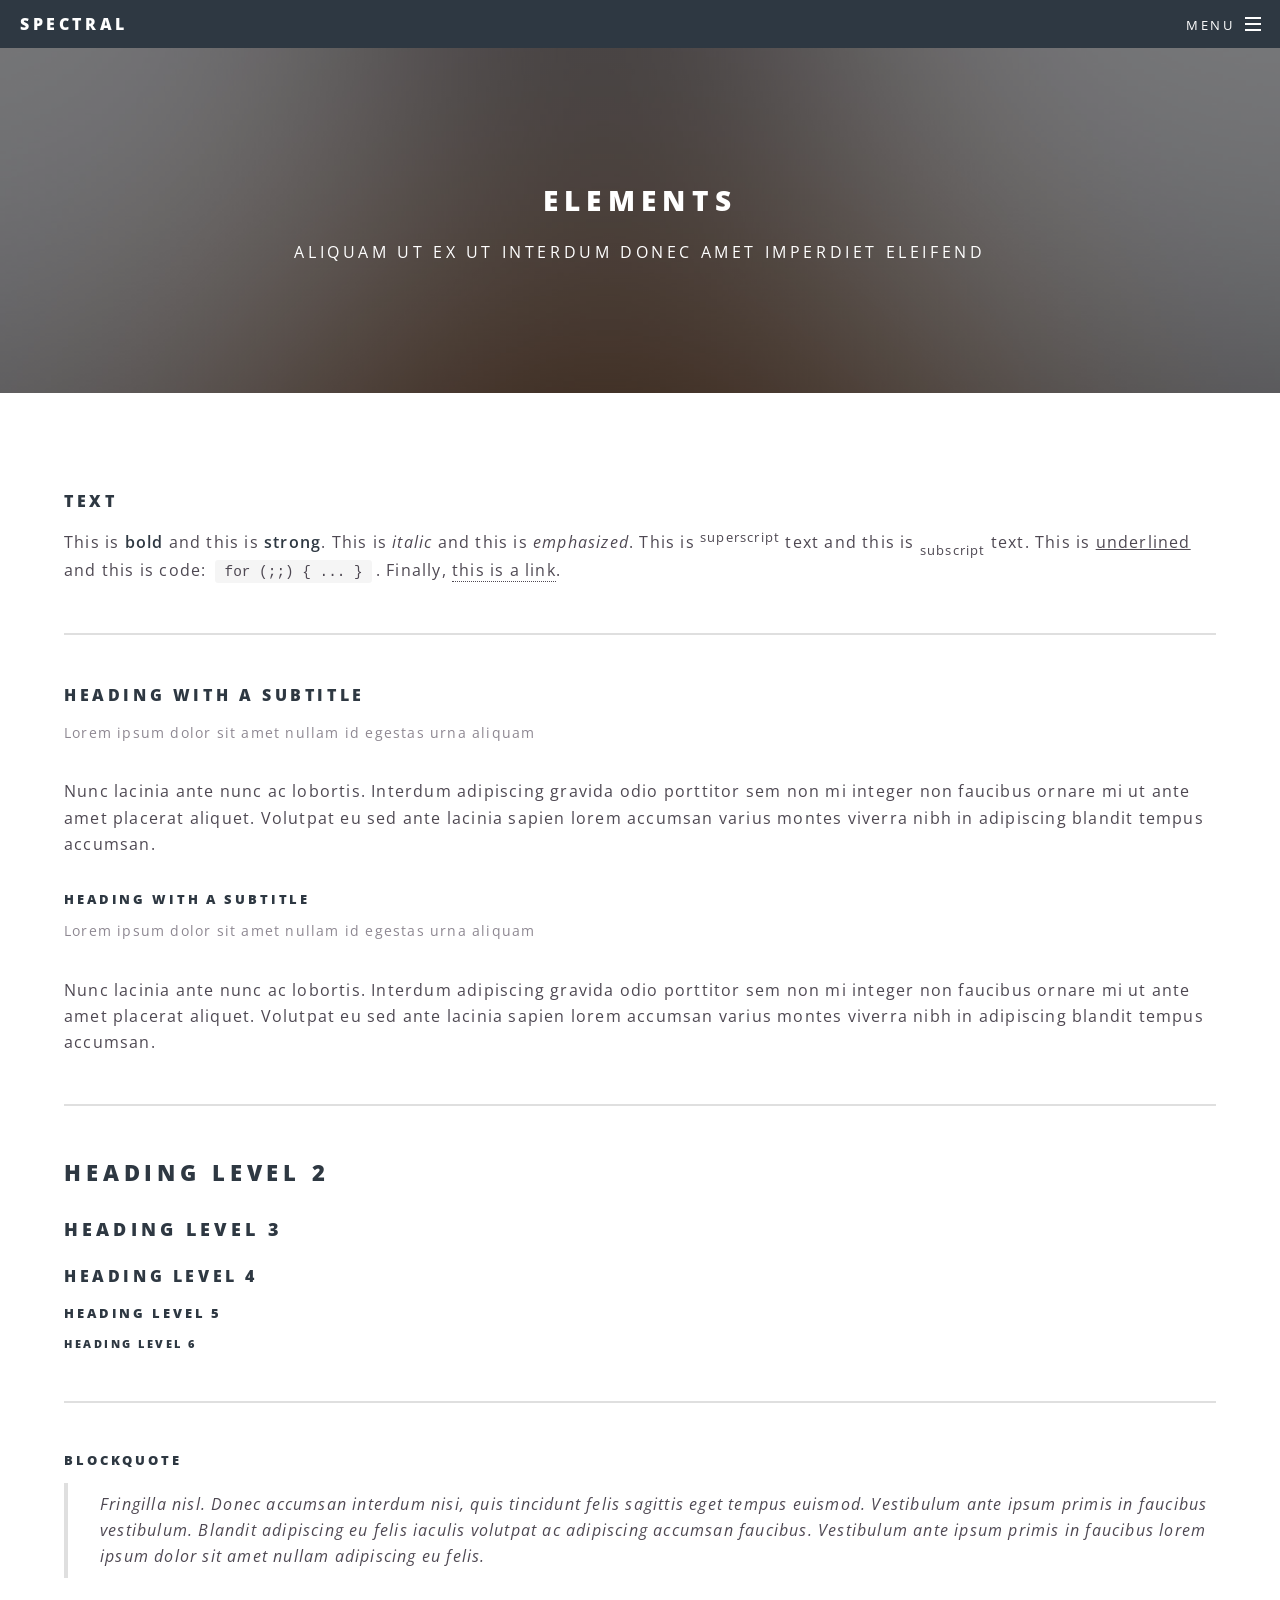
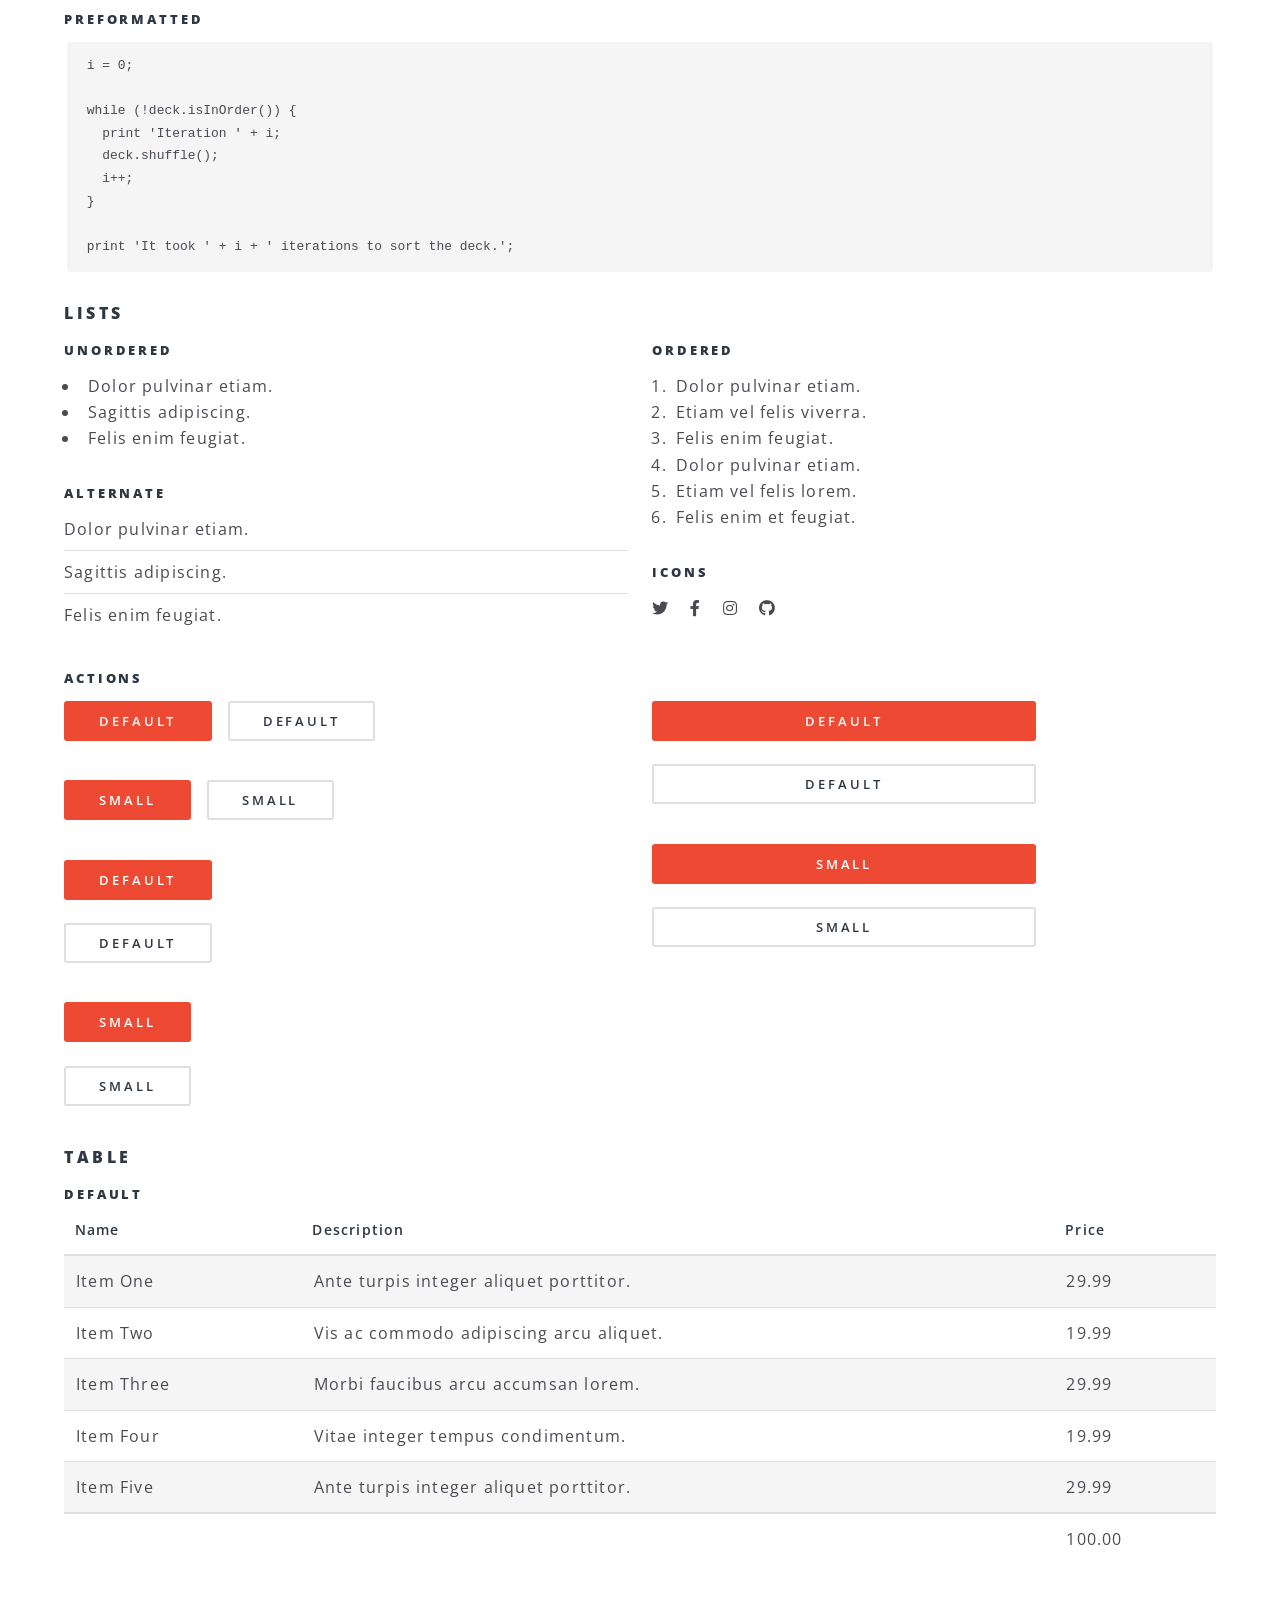
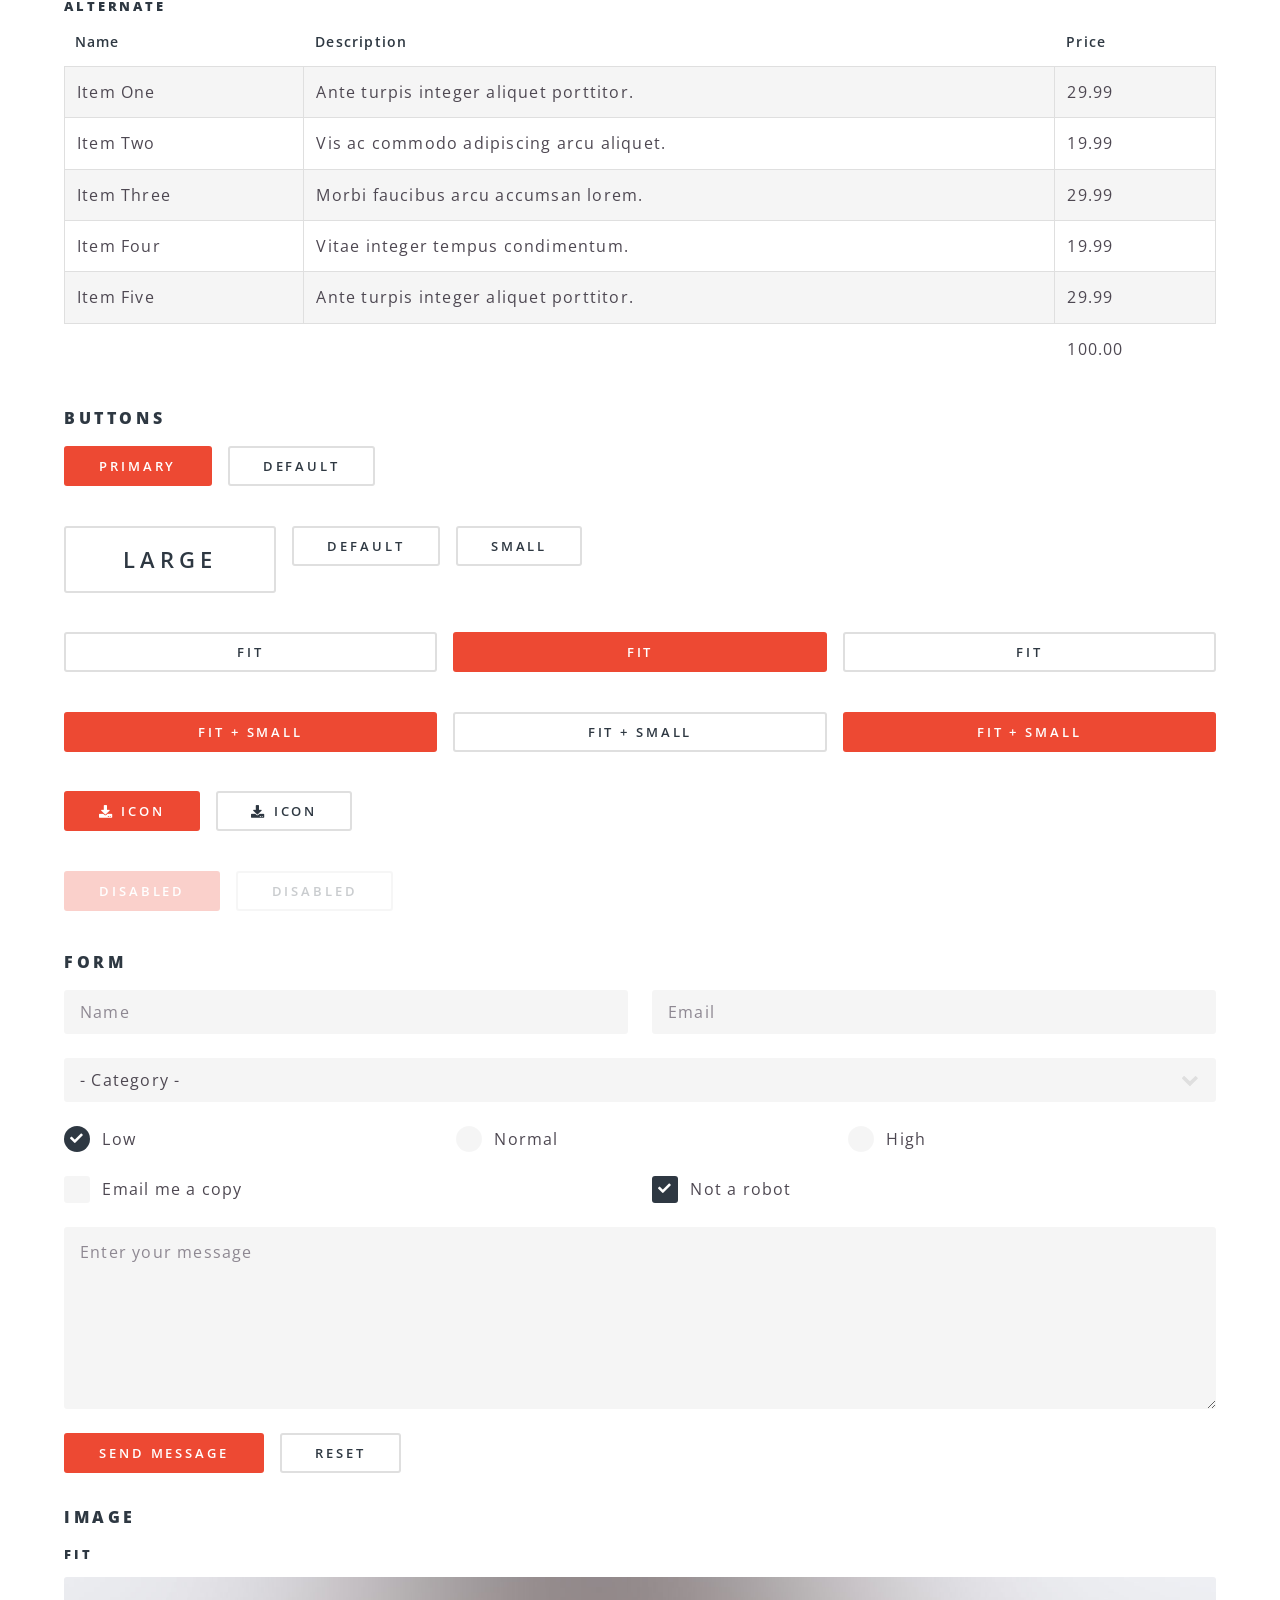
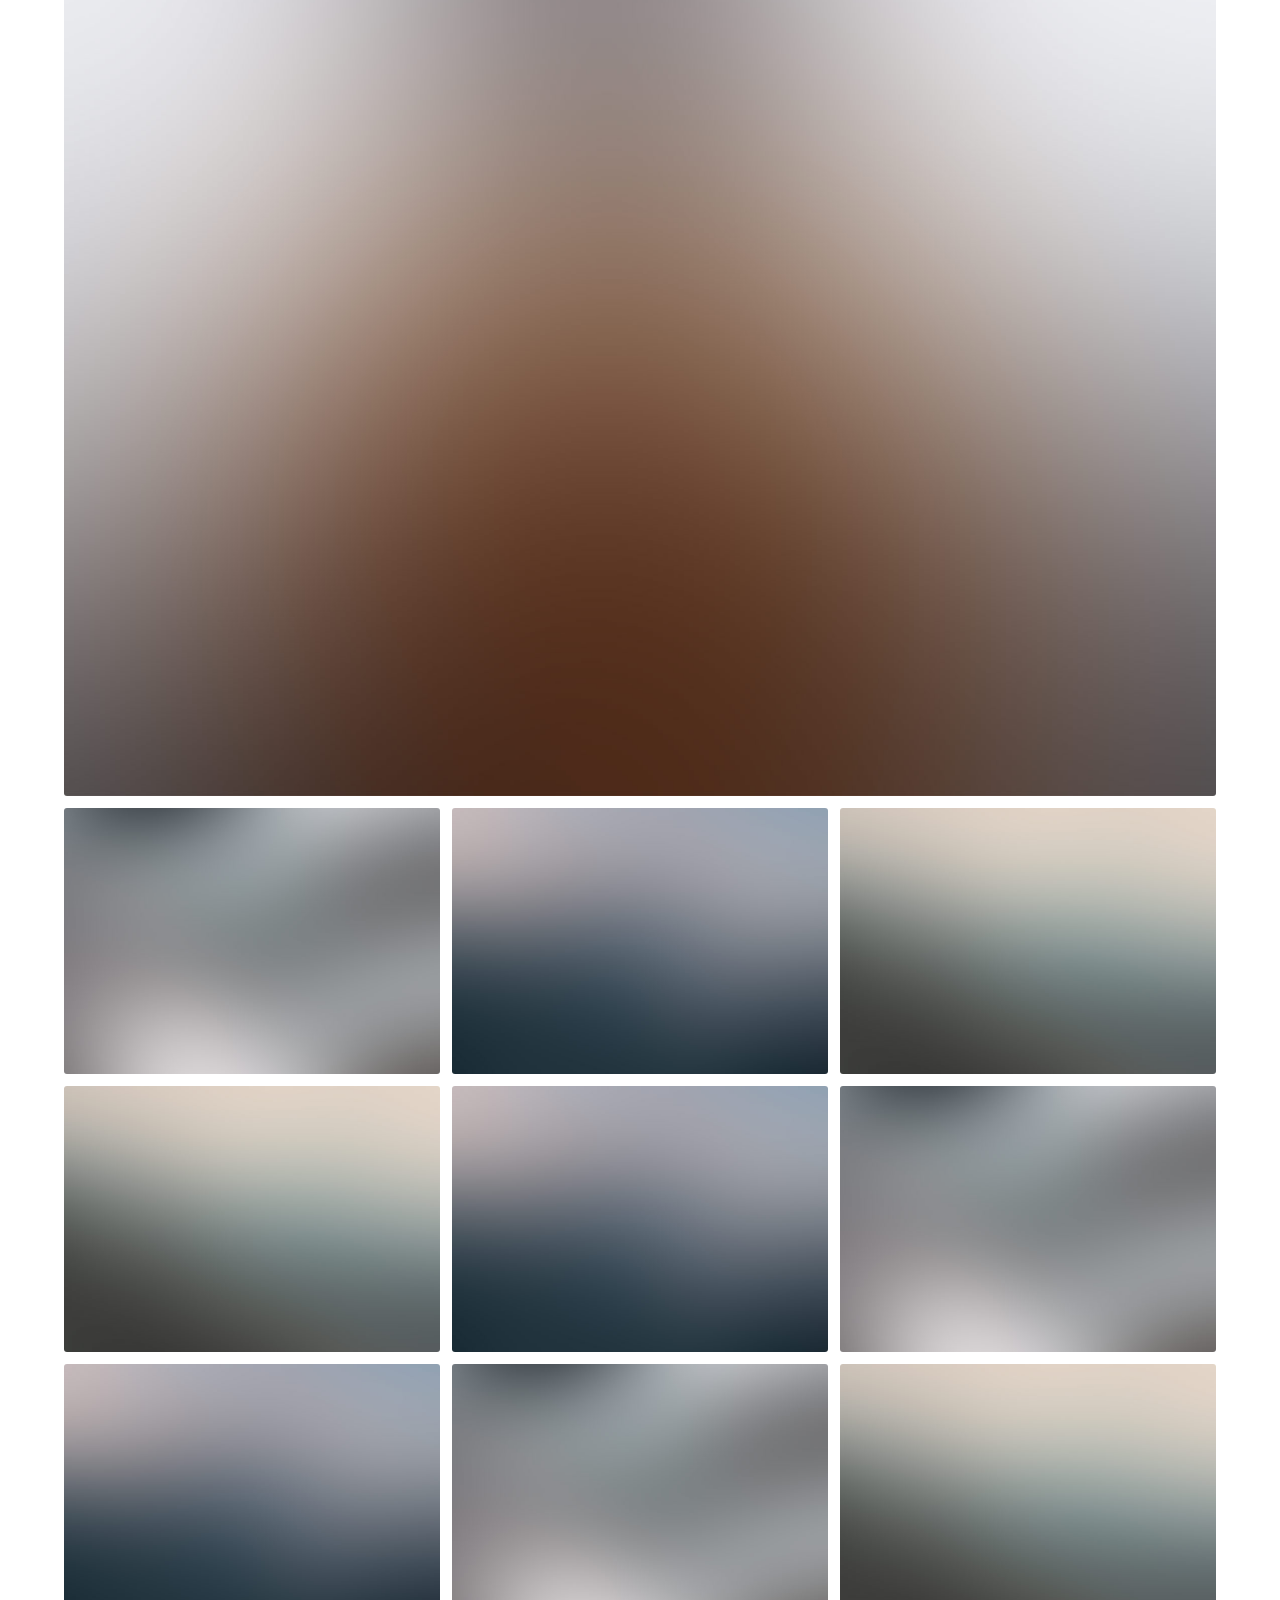
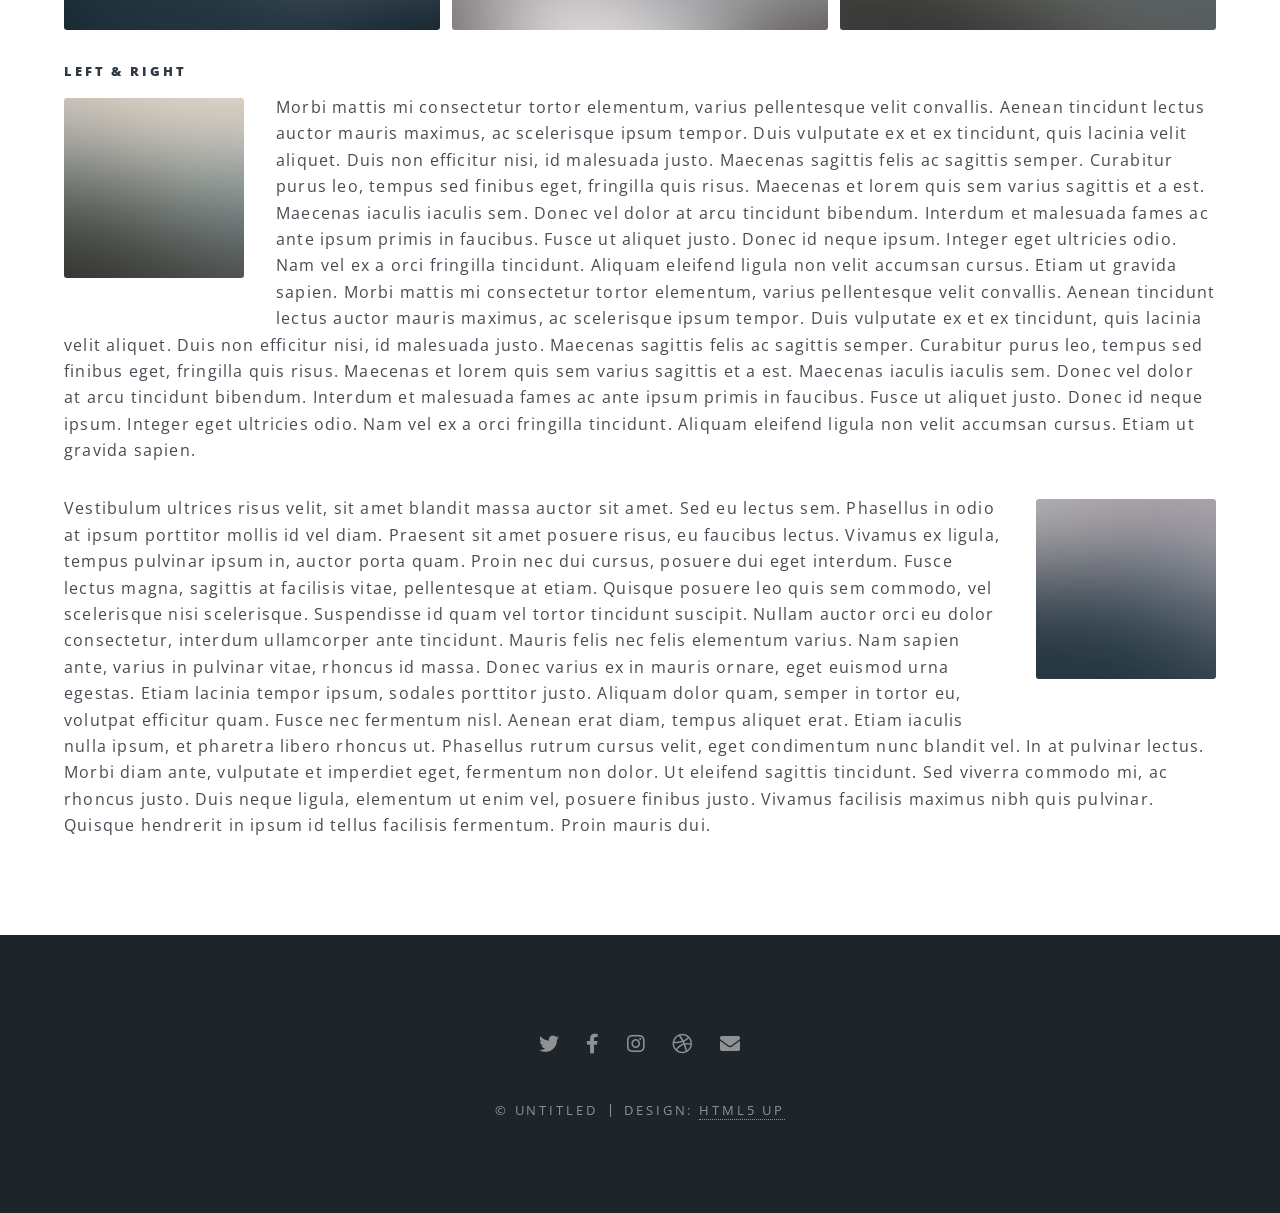
<file: html5up-spectral/elements.html>
<!DOCTYPE HTML>
<!--
	Spectral by HTML5 UP
	html5up.net | @ajlkn
	Free for personal and commercial use under the CCA 3.0 license (html5up.net/license)
-->
<html>
	<head>
		<title>Elements - Spectral by HTML5 UP</title>
		<meta charset="utf-8" />
		<meta name="viewport" content="width=device-width, initial-scale=1, user-scalable=no" />
		<link rel="stylesheet" href="assets/css/main.css" />
		<noscript><link rel="stylesheet" href="assets/css/noscript.css" /></noscript>
	</head>
	<body class="is-preload">

		<!-- Page Wrapper -->
			<div id="page-wrapper">

				<!-- Header -->
					<header id="header">
						<h1><a href="index.html">Spectral</a></h1>
						<nav id="nav">
							<ul>
								<li class="special">
									<a href="#menu" class="menuToggle"><span>Menu</span></a>
									<div id="menu">
										<ul>
											<li><a href="index.html">Home</a></li>
											<li><a href="generic.html">Generic</a></li>
											<li><a href="elements.html">Elements</a></li>
											<li><a href="#">Sign Up</a></li>
											<li><a href="#">Log In</a></li>
										</ul>
									</div>
								</li>
							</ul>
						</nav>
					</header>

				<!-- Main -->
					<article id="main">
						<header>
							<h2>Elements</h2>
							<p>Aliquam ut ex ut interdum donec amet imperdiet eleifend</p>
						</header>
						<section class="wrapper style5">
							<div class="inner">

								<section>
									<h4>Text</h4>
									<p>This is <b>bold</b> and this is <strong>strong</strong>. This is <i>italic</i> and this is <em>emphasized</em>.
									This is <sup>superscript</sup> text and this is <sub>subscript</sub> text.
									This is <u>underlined</u> and this is code: <code>for (;;) { ... }</code>. Finally, <a href="#">this is a link</a>.</p>
									<hr />
									<header>
										<h4>Heading with a Subtitle</h4>
										<p>Lorem ipsum dolor sit amet nullam id egestas urna aliquam</p>
									</header>
									<p>Nunc lacinia ante nunc ac lobortis. Interdum adipiscing gravida odio porttitor sem non mi integer non faucibus ornare mi ut ante amet placerat aliquet. Volutpat eu sed ante lacinia sapien lorem accumsan varius montes viverra nibh in adipiscing blandit tempus accumsan.</p>
									<header>
										<h5>Heading with a Subtitle</h5>
										<p>Lorem ipsum dolor sit amet nullam id egestas urna aliquam</p>
									</header>
									<p>Nunc lacinia ante nunc ac lobortis. Interdum adipiscing gravida odio porttitor sem non mi integer non faucibus ornare mi ut ante amet placerat aliquet. Volutpat eu sed ante lacinia sapien lorem accumsan varius montes viverra nibh in adipiscing blandit tempus accumsan.</p>
									<hr />
									<h2>Heading Level 2</h2>
									<h3>Heading Level 3</h3>
									<h4>Heading Level 4</h4>
									<h5>Heading Level 5</h5>
									<h6>Heading Level 6</h6>
									<hr />
									<h5>Blockquote</h5>
									<blockquote>Fringilla nisl. Donec accumsan interdum nisi, quis tincidunt felis sagittis eget tempus euismod. Vestibulum ante ipsum primis in faucibus vestibulum. Blandit adipiscing eu felis iaculis volutpat ac adipiscing accumsan faucibus. Vestibulum ante ipsum primis in faucibus lorem ipsum dolor sit amet nullam adipiscing eu felis.</blockquote>
									<h5>Preformatted</h5>
									<pre><code>i = 0;

while (!deck.isInOrder()) {
  print 'Iteration ' + i;
  deck.shuffle();
  i++;
}

print 'It took ' + i + ' iterations to sort the deck.';</code></pre>
								</section>

								<section>
									<h4>Lists</h4>
									<div class="row">
										<div class="col-6 col-12-medium">
											<h5>Unordered</h5>
											<ul>
												<li>Dolor pulvinar etiam.</li>
												<li>Sagittis adipiscing.</li>
												<li>Felis enim feugiat.</li>
											</ul>
											<h5>Alternate</h5>
											<ul class="alt">
												<li>Dolor pulvinar etiam.</li>
												<li>Sagittis adipiscing.</li>
												<li>Felis enim feugiat.</li>
											</ul>
										</div>
										<div class="col-6 col-12-medium">
											<h5>Ordered</h5>
											<ol>
												<li>Dolor pulvinar etiam.</li>
												<li>Etiam vel felis viverra.</li>
												<li>Felis enim feugiat.</li>
												<li>Dolor pulvinar etiam.</li>
												<li>Etiam vel felis lorem.</li>
												<li>Felis enim et feugiat.</li>
											</ol>
											<h5>Icons</h5>
											<ul class="icons">
												<li><a href="#" class="icon brands fa-twitter"><span class="label">Twitter</span></a></li>
												<li><a href="#" class="icon brands fa-facebook-f"><span class="label">Facebook</span></a></li>
												<li><a href="#" class="icon brands fa-instagram"><span class="label">Instagram</span></a></li>
												<li><a href="#" class="icon brands fa-github"><span class="label">Github</span></a></li>
											</ul>
										</div>
									</div>
									<h5>Actions</h5>
									<div class="row">
										<div class="col-6 col-12-medium">
											<ul class="actions">
												<li><a href="#" class="button primary">Default</a></li>
												<li><a href="#" class="button">Default</a></li>
											</ul>
											<ul class="actions small">
												<li><a href="#" class="button primary small">Small</a></li>
												<li><a href="#" class="button small">Small</a></li>
											</ul>
											<ul class="actions stacked">
												<li><a href="#" class="button primary">Default</a></li>
												<li><a href="#" class="button">Default</a></li>
											</ul>
											<ul class="actions stacked">
												<li><a href="#" class="button primary small">Small</a></li>
												<li><a href="#" class="button small">Small</a></li>
											</ul>
										</div>
										<div class="col-6 col-12-medium">
											<ul class="actions stacked">
												<li><a href="#" class="button primary fit">Default</a></li>
												<li><a href="#" class="button fit">Default</a></li>
											</ul>
											<ul class="actions stacked">
												<li><a href="#" class="button primary small fit">Small</a></li>
												<li><a href="#" class="button small fit">Small</a></li>
											</ul>
										</div>
									</div>
								</section>

								<section>
									<h4>Table</h4>
									<h5>Default</h5>
									<div class="table-wrapper">
										<table>
											<thead>
												<tr>
													<th>Name</th>
													<th>Description</th>
													<th>Price</th>
												</tr>
											</thead>
											<tbody>
												<tr>
													<td>Item One</td>
													<td>Ante turpis integer aliquet porttitor.</td>
													<td>29.99</td>
												</tr>
												<tr>
													<td>Item Two</td>
													<td>Vis ac commodo adipiscing arcu aliquet.</td>
													<td>19.99</td>
												</tr>
												<tr>
													<td>Item Three</td>
													<td> Morbi faucibus arcu accumsan lorem.</td>
													<td>29.99</td>
												</tr>
												<tr>
													<td>Item Four</td>
													<td>Vitae integer tempus condimentum.</td>
													<td>19.99</td>
												</tr>
												<tr>
													<td>Item Five</td>
													<td>Ante turpis integer aliquet porttitor.</td>
													<td>29.99</td>
												</tr>
											</tbody>
											<tfoot>
												<tr>
													<td colspan="2"></td>
													<td>100.00</td>
												</tr>
											</tfoot>
										</table>
									</div>

									<h5>Alternate</h5>
									<div class="table-wrapper">
										<table class="alt">
											<thead>
												<tr>
													<th>Name</th>
													<th>Description</th>
													<th>Price</th>
												</tr>
											</thead>
											<tbody>
												<tr>
													<td>Item One</td>
													<td>Ante turpis integer aliquet porttitor.</td>
													<td>29.99</td>
												</tr>
												<tr>
													<td>Item Two</td>
													<td>Vis ac commodo adipiscing arcu aliquet.</td>
													<td>19.99</td>
												</tr>
												<tr>
													<td>Item Three</td>
													<td> Morbi faucibus arcu accumsan lorem.</td>
													<td>29.99</td>
												</tr>
												<tr>
													<td>Item Four</td>
													<td>Vitae integer tempus condimentum.</td>
													<td>19.99</td>
												</tr>
												<tr>
													<td>Item Five</td>
													<td>Ante turpis integer aliquet porttitor.</td>
													<td>29.99</td>
												</tr>
											</tbody>
											<tfoot>
												<tr>
													<td colspan="2"></td>
													<td>100.00</td>
												</tr>
											</tfoot>
										</table>
									</div>
								</section>

								<section>
									<h4>Buttons</h4>
									<ul class="actions">
										<li><a href="#" class="button primary">Primary</a></li>
										<li><a href="#" class="button">Default</a></li>
									</ul>
									<ul class="actions">
										<li><a href="#" class="button large">Large</a></li>
										<li><a href="#" class="button">Default</a></li>
										<li><a href="#" class="button small">Small</a></li>
									</ul>
									<ul class="actions fit">
										<li><a href="#" class="button fit">Fit</a></li>
										<li><a href="#" class="button primary fit">Fit</a></li>
										<li><a href="#" class="button fit">Fit</a></li>
									</ul>
									<ul class="actions fit small">
										<li><a href="#" class="button primary fit small">Fit + Small</a></li>
										<li><a href="#" class="button fit small">Fit + Small</a></li>
										<li><a href="#" class="button primary fit small">Fit + Small</a></li>
									</ul>
									<ul class="actions">
										<li><a href="#" class="button primary icon solid fa-download">Icon</a></li>
										<li><a href="#" class="button icon solid fa-download">Icon</a></li>
									</ul>
									<ul class="actions">
										<li><span class="button primary disabled">Disabled</span></li>
										<li><span class="button disabled">Disabled</span></li>
									</ul>
								</section>

								<section>
									<h4>Form</h4>
									<form method="post" action="#">
										<div class="row gtr-uniform">
											<div class="col-6 col-12-xsmall">
												<input type="text" name="demo-name" id="demo-name" value="" placeholder="Name" />
											</div>
											<div class="col-6 col-12-xsmall">
												<input type="email" name="demo-email" id="demo-email" value="" placeholder="Email" />
											</div>
											<div class="col-12">
												<select name="demo-category" id="demo-category">
													<option value="">- Category -</option>
													<option value="1">Manufacturing</option>
													<option value="1">Shipping</option>
													<option value="1">Administration</option>
													<option value="1">Human Resources</option>
												</select>
											</div>
											<div class="col-4 col-12-small">
												<input type="radio" id="demo-priority-low" name="demo-priority" checked>
												<label for="demo-priority-low">Low</label>
											</div>
											<div class="col-4 col-12-small">
												<input type="radio" id="demo-priority-normal" name="demo-priority">
												<label for="demo-priority-normal">Normal</label>
											</div>
											<div class="col-4 col-12-small">
												<input type="radio" id="demo-priority-high" name="demo-priority">
												<label for="demo-priority-high">High</label>
											</div>
											<div class="col-6 col-12-small">
												<input type="checkbox" id="demo-copy" name="demo-copy">
												<label for="demo-copy">Email me a copy</label>
											</div>
											<div class="col-6 col-12-small">
												<input type="checkbox" id="demo-human" name="demo-human" checked>
												<label for="demo-human">Not a robot</label>
											</div>
											<div class="col-12">
												<textarea name="demo-message" id="demo-message" placeholder="Enter your message" rows="6"></textarea>
											</div>
											<div class="col-12">
												<ul class="actions">
													<li><input type="submit" value="Send Message" class="primary" /></li>
													<li><input type="reset" value="Reset" /></li>
												</ul>
											</div>
										</div>
									</form>
								</section>

								<section>
									<h4>Image</h4>
									<h5>Fit</h5>
									<div class="box alt">
										<div class="row gtr-50 gtr-uniform">
											<div class="col-12"><span class="image fit"><img src="images/banner.jpg" alt="" /></span></div>
											<div class="col-4"><span class="image fit"><img src="images/pic01.jpg" alt="" /></span></div>
											<div class="col-4"><span class="image fit"><img src="images/pic02.jpg" alt="" /></span></div>
											<div class="col-4"><span class="image fit"><img src="images/pic03.jpg" alt="" /></span></div>
											<div class="col-4"><span class="image fit"><img src="images/pic03.jpg" alt="" /></span></div>
											<div class="col-4"><span class="image fit"><img src="images/pic02.jpg" alt="" /></span></div>
											<div class="col-4"><span class="image fit"><img src="images/pic01.jpg" alt="" /></span></div>
											<div class="col-4"><span class="image fit"><img src="images/pic02.jpg" alt="" /></span></div>
											<div class="col-4"><span class="image fit"><img src="images/pic01.jpg" alt="" /></span></div>
											<div class="col-4"><span class="image fit"><img src="images/pic03.jpg" alt="" /></span></div>
										</div>
									</div>
									<h5>Left &amp; Right</h5>
									<p><span class="image left"><img src="images/pic04.jpg" alt="" /></span>Morbi mattis mi consectetur tortor elementum, varius pellentesque velit convallis. Aenean tincidunt lectus auctor mauris maximus, ac scelerisque ipsum tempor. Duis vulputate ex et ex tincidunt, quis lacinia velit aliquet. Duis non efficitur nisi, id malesuada justo. Maecenas sagittis felis ac sagittis semper. Curabitur purus leo, tempus sed finibus eget, fringilla quis risus. Maecenas et lorem quis sem varius sagittis et a est. Maecenas iaculis iaculis sem. Donec vel dolor at arcu tincidunt bibendum. Interdum et malesuada fames ac ante ipsum primis in faucibus. Fusce ut aliquet justo. Donec id neque ipsum. Integer eget ultricies odio. Nam vel ex a orci fringilla tincidunt. Aliquam eleifend ligula non velit accumsan cursus. Etiam ut gravida sapien. Morbi mattis mi consectetur tortor elementum, varius pellentesque velit convallis. Aenean tincidunt lectus auctor mauris maximus, ac scelerisque ipsum tempor. Duis vulputate ex et ex tincidunt, quis lacinia velit aliquet. Duis non efficitur nisi, id malesuada justo. Maecenas sagittis felis ac sagittis semper. Curabitur purus leo, tempus sed finibus eget, fringilla quis risus. Maecenas et lorem quis sem varius sagittis et a est. Maecenas iaculis iaculis sem. Donec vel dolor at arcu tincidunt bibendum. Interdum et malesuada fames ac ante ipsum primis in faucibus. Fusce ut aliquet justo. Donec id neque ipsum. Integer eget ultricies odio. Nam vel ex a orci fringilla tincidunt. Aliquam eleifend ligula non velit accumsan cursus. Etiam ut gravida sapien.</p>
									<p><span class="image right"><img src="images/pic05.jpg" alt="" /></span>Vestibulum ultrices risus velit, sit amet blandit massa auctor sit amet. Sed eu lectus sem. Phasellus in odio at ipsum porttitor mollis id vel diam. Praesent sit amet posuere risus, eu faucibus lectus. Vivamus ex ligula, tempus pulvinar ipsum in, auctor porta quam. Proin nec dui cursus, posuere dui eget interdum. Fusce lectus magna, sagittis at facilisis vitae, pellentesque at etiam. Quisque posuere leo quis sem commodo, vel scelerisque nisi scelerisque. Suspendisse id quam vel tortor tincidunt suscipit. Nullam auctor orci eu dolor consectetur, interdum ullamcorper ante tincidunt. Mauris felis nec felis elementum varius. Nam sapien ante, varius in pulvinar vitae, rhoncus id massa. Donec varius ex in mauris ornare, eget euismod urna egestas. Etiam lacinia tempor ipsum, sodales porttitor justo. Aliquam dolor quam, semper in tortor eu, volutpat efficitur quam. Fusce nec fermentum nisl. Aenean erat diam, tempus aliquet erat. Etiam iaculis nulla ipsum, et pharetra libero rhoncus ut. Phasellus rutrum cursus velit, eget condimentum nunc blandit vel. In at pulvinar lectus. Morbi diam ante, vulputate et imperdiet eget, fermentum non dolor. Ut eleifend sagittis tincidunt. Sed viverra commodo mi, ac rhoncus justo. Duis neque ligula, elementum ut enim vel, posuere finibus justo. Vivamus facilisis maximus nibh quis pulvinar. Quisque hendrerit in ipsum id tellus facilisis fermentum. Proin mauris dui.</p>
								</section>

							</div>
						</section>
					</article>

				<!-- Footer -->
					<footer id="footer">
						<ul class="icons">
							<li><a href="#" class="icon brands fa-twitter"><span class="label">Twitter</span></a></li>
							<li><a href="#" class="icon brands fa-facebook-f"><span class="label">Facebook</span></a></li>
							<li><a href="#" class="icon brands fa-instagram"><span class="label">Instagram</span></a></li>
							<li><a href="#" class="icon brands fa-dribbble"><span class="label">Dribbble</span></a></li>
							<li><a href="#" class="icon solid fa-envelope"><span class="label">Email</span></a></li>
						</ul>
						<ul class="copyright">
							<li>&copy; Untitled</li><li>Design: <a href="http://html5up.net">HTML5 UP</a></li>
						</ul>
					</footer>

			</div>

		<!-- Scripts -->
			<script src="assets/js/jquery.min.js"></script>
			<script src="assets/js/jquery.scrollex.min.js"></script>
			<script src="assets/js/jquery.scrolly.min.js"></script>
			<script src="assets/js/browser.min.js"></script>
			<script src="assets/js/breakpoints.min.js"></script>
			<script src="assets/js/util.js"></script>
			<script src="assets/js/main.js"></script>

	</body>
</html>
</file>
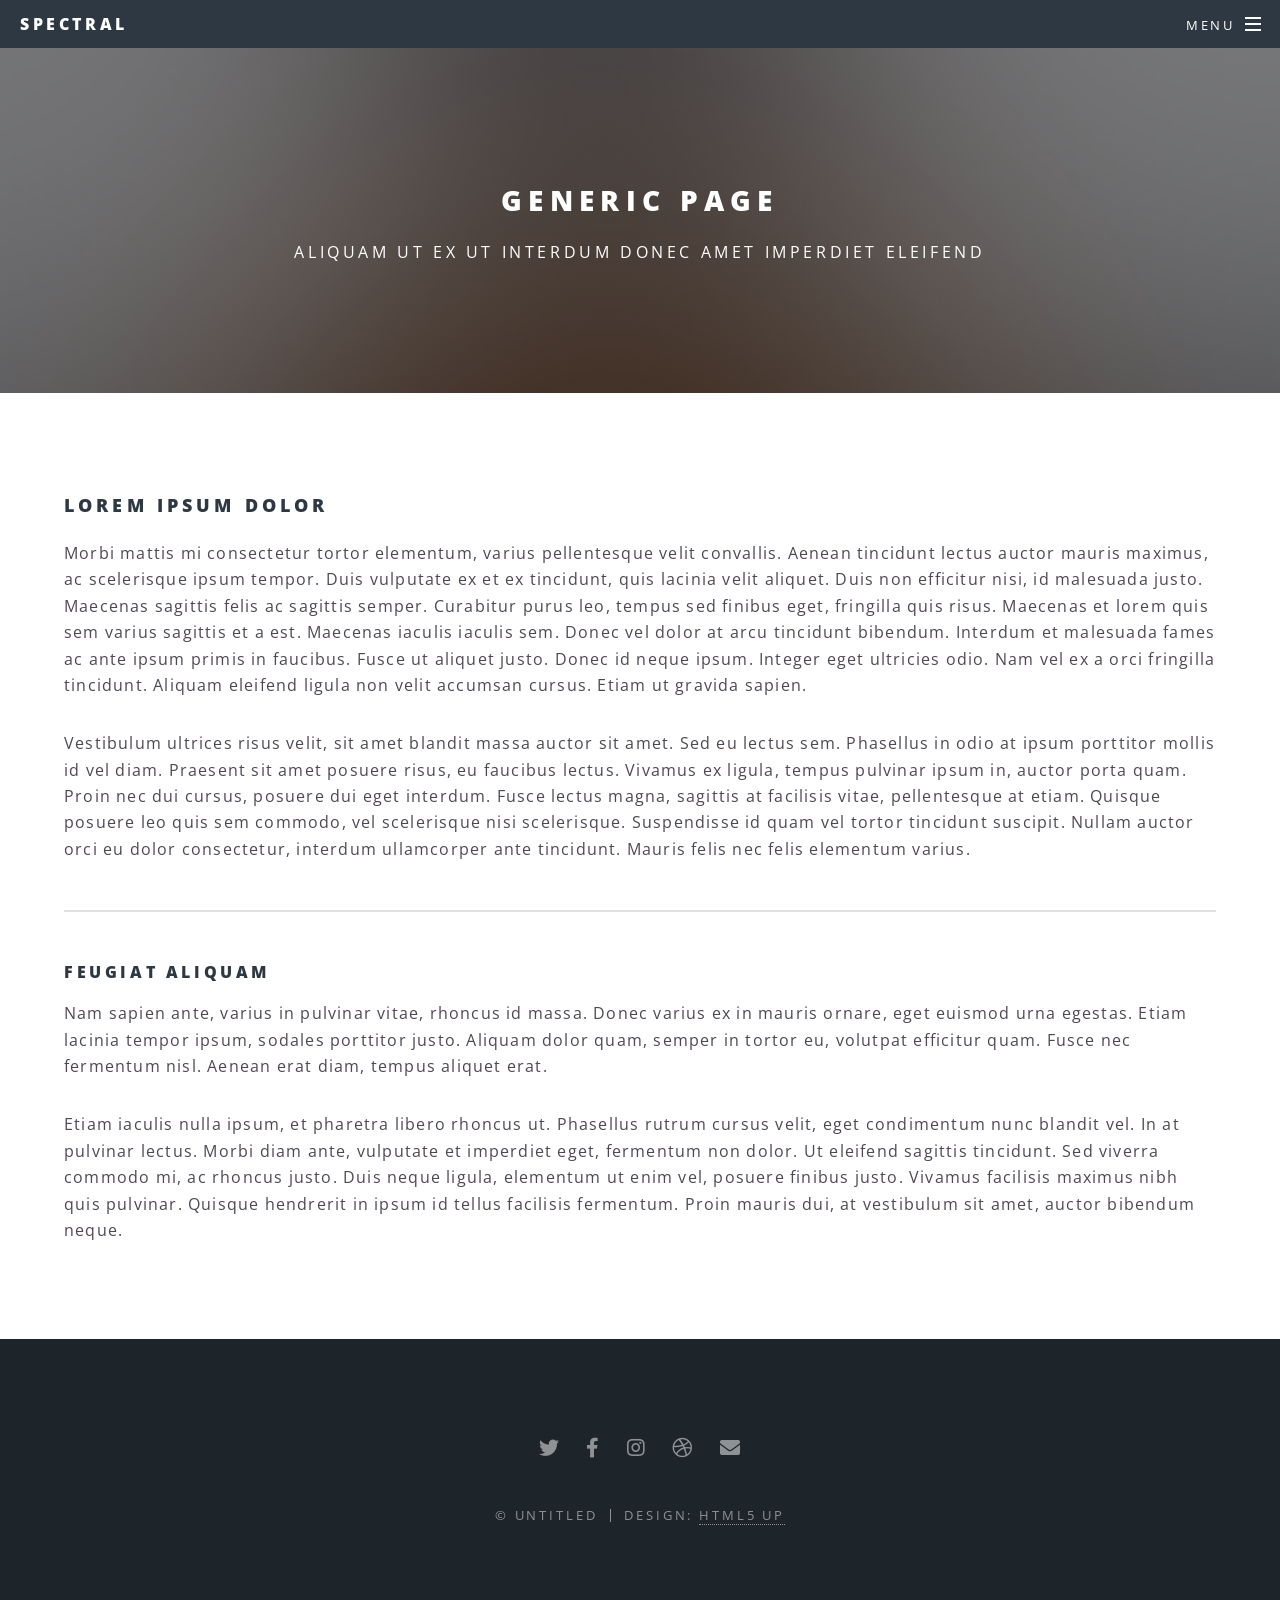
<file: html5up-spectral/generic.html>
<!DOCTYPE HTML>
<!--
	Spectral by HTML5 UP
	html5up.net | @ajlkn
	Free for personal and commercial use under the CCA 3.0 license (html5up.net/license)
-->
<html>
	<head>
		<title>Generic - Spectral by HTML5 UP</title>
		<meta charset="utf-8" />
		<meta name="viewport" content="width=device-width, initial-scale=1, user-scalable=no" />
		<link rel="stylesheet" href="assets/css/main.css" />
		<noscript><link rel="stylesheet" href="assets/css/noscript.css" /></noscript>
	</head>
	<body class="is-preload">

		<!-- Page Wrapper -->
			<div id="page-wrapper">

				<!-- Header -->
					<header id="header">
						<h1><a href="index.html">Spectral</a></h1>
						<nav id="nav">
							<ul>
								<li class="special">
									<a href="#menu" class="menuToggle"><span>Menu</span></a>
									<div id="menu">
										<ul>
											<li><a href="index.html">Home</a></li>
											<li><a href="generic.html">Generic</a></li>
											<li><a href="elements.html">Elements</a></li>
											<li><a href="#">Sign Up</a></li>
											<li><a href="#">Log In</a></li>
										</ul>
									</div>
								</li>
							</ul>
						</nav>
					</header>

				<!-- Main -->
					<article id="main">
						<header>
							<h2>Generic Page</h2>
							<p>Aliquam ut ex ut interdum donec amet imperdiet eleifend</p>
						</header>
						<section class="wrapper style5">
							<div class="inner">

								<h3>Lorem ipsum dolor</h3>
								<p>Morbi mattis mi consectetur tortor elementum, varius pellentesque velit convallis. Aenean tincidunt lectus auctor mauris maximus, ac scelerisque ipsum tempor. Duis vulputate ex et ex tincidunt, quis lacinia velit aliquet. Duis non efficitur nisi, id malesuada justo. Maecenas sagittis felis ac sagittis semper. Curabitur purus leo, tempus sed finibus eget, fringilla quis risus. Maecenas et lorem quis sem varius sagittis et a est. Maecenas iaculis iaculis sem. Donec vel dolor at arcu tincidunt bibendum. Interdum et malesuada fames ac ante ipsum primis in faucibus. Fusce ut aliquet justo. Donec id neque ipsum. Integer eget ultricies odio. Nam vel ex a orci fringilla tincidunt. Aliquam eleifend ligula non velit accumsan cursus. Etiam ut gravida sapien.</p>

								<p>Vestibulum ultrices risus velit, sit amet blandit massa auctor sit amet. Sed eu lectus sem. Phasellus in odio at ipsum porttitor mollis id vel diam. Praesent sit amet posuere risus, eu faucibus lectus. Vivamus ex ligula, tempus pulvinar ipsum in, auctor porta quam. Proin nec dui cursus, posuere dui eget interdum. Fusce lectus magna, sagittis at facilisis vitae, pellentesque at etiam. Quisque posuere leo quis sem commodo, vel scelerisque nisi scelerisque. Suspendisse id quam vel tortor tincidunt suscipit. Nullam auctor orci eu dolor consectetur, interdum ullamcorper ante tincidunt. Mauris felis nec felis elementum varius.</p>

								<hr />

								<h4>Feugiat aliquam</h4>
								<p>Nam sapien ante, varius in pulvinar vitae, rhoncus id massa. Donec varius ex in mauris ornare, eget euismod urna egestas. Etiam lacinia tempor ipsum, sodales porttitor justo. Aliquam dolor quam, semper in tortor eu, volutpat efficitur quam. Fusce nec fermentum nisl. Aenean erat diam, tempus aliquet erat.</p>

								<p>Etiam iaculis nulla ipsum, et pharetra libero rhoncus ut. Phasellus rutrum cursus velit, eget condimentum nunc blandit vel. In at pulvinar lectus. Morbi diam ante, vulputate et imperdiet eget, fermentum non dolor. Ut eleifend sagittis tincidunt. Sed viverra commodo mi, ac rhoncus justo. Duis neque ligula, elementum ut enim vel, posuere finibus justo. Vivamus facilisis maximus nibh quis pulvinar. Quisque hendrerit in ipsum id tellus facilisis fermentum. Proin mauris dui, at vestibulum sit amet, auctor bibendum neque.</p>

							</div>
						</section>
					</article>

				<!-- Footer -->
					<footer id="footer">
						<ul class="icons">
							<li><a href="#" class="icon brands fa-twitter"><span class="label">Twitter</span></a></li>
							<li><a href="#" class="icon brands fa-facebook-f"><span class="label">Facebook</span></a></li>
							<li><a href="#" class="icon brands fa-instagram"><span class="label">Instagram</span></a></li>
							<li><a href="#" class="icon brands fa-dribbble"><span class="label">Dribbble</span></a></li>
							<li><a href="#" class="icon solid fa-envelope"><span class="label">Email</span></a></li>
						</ul>
						<ul class="copyright">
							<li>&copy; Untitled</li><li>Design: <a href="http://html5up.net">HTML5 UP</a></li>
						</ul>
					</footer>

			</div>

		<!-- Scripts -->
			<script src="assets/js/jquery.min.js"></script>
			<script src="assets/js/jquery.scrollex.min.js"></script>
			<script src="assets/js/jquery.scrolly.min.js"></script>
			<script src="assets/js/browser.min.js"></script>
			<script src="assets/js/breakpoints.min.js"></script>
			<script src="assets/js/util.js"></script>
			<script src="assets/js/main.js"></script>

	</body>
</html>
</file>
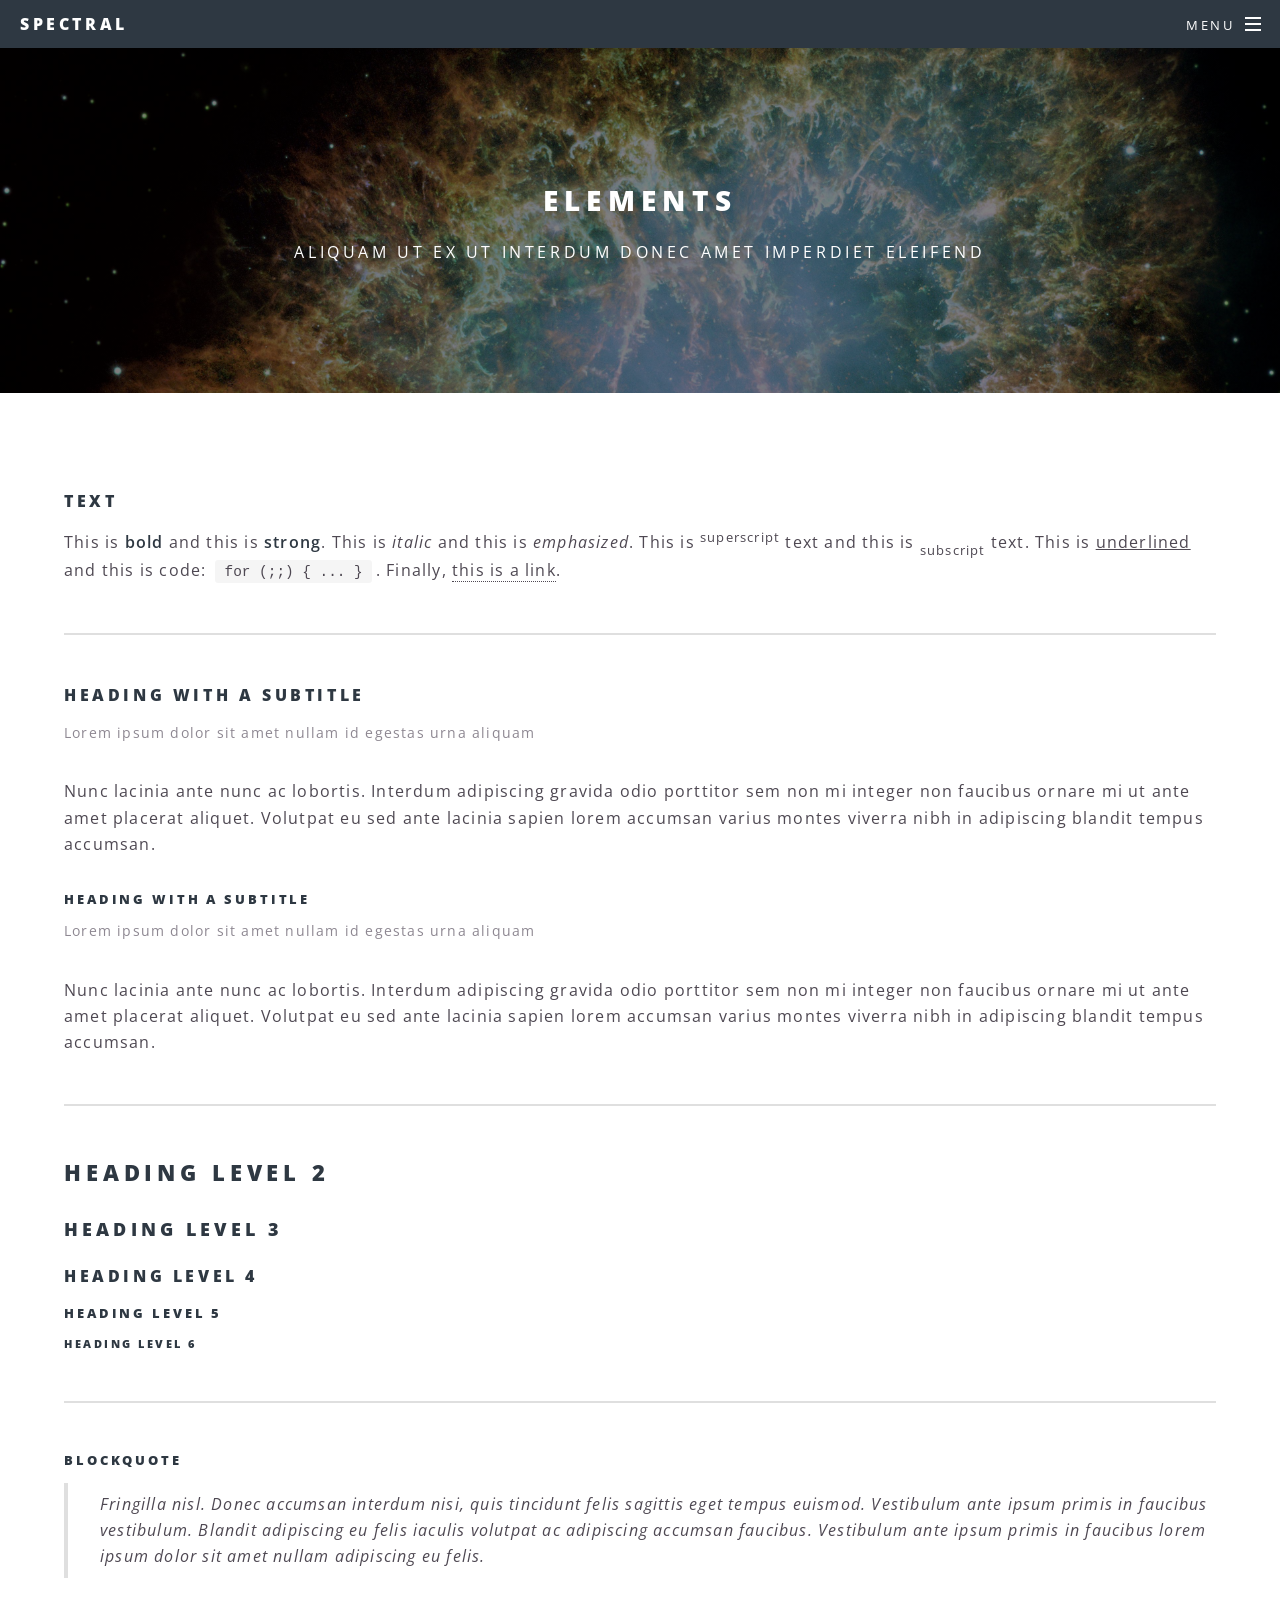
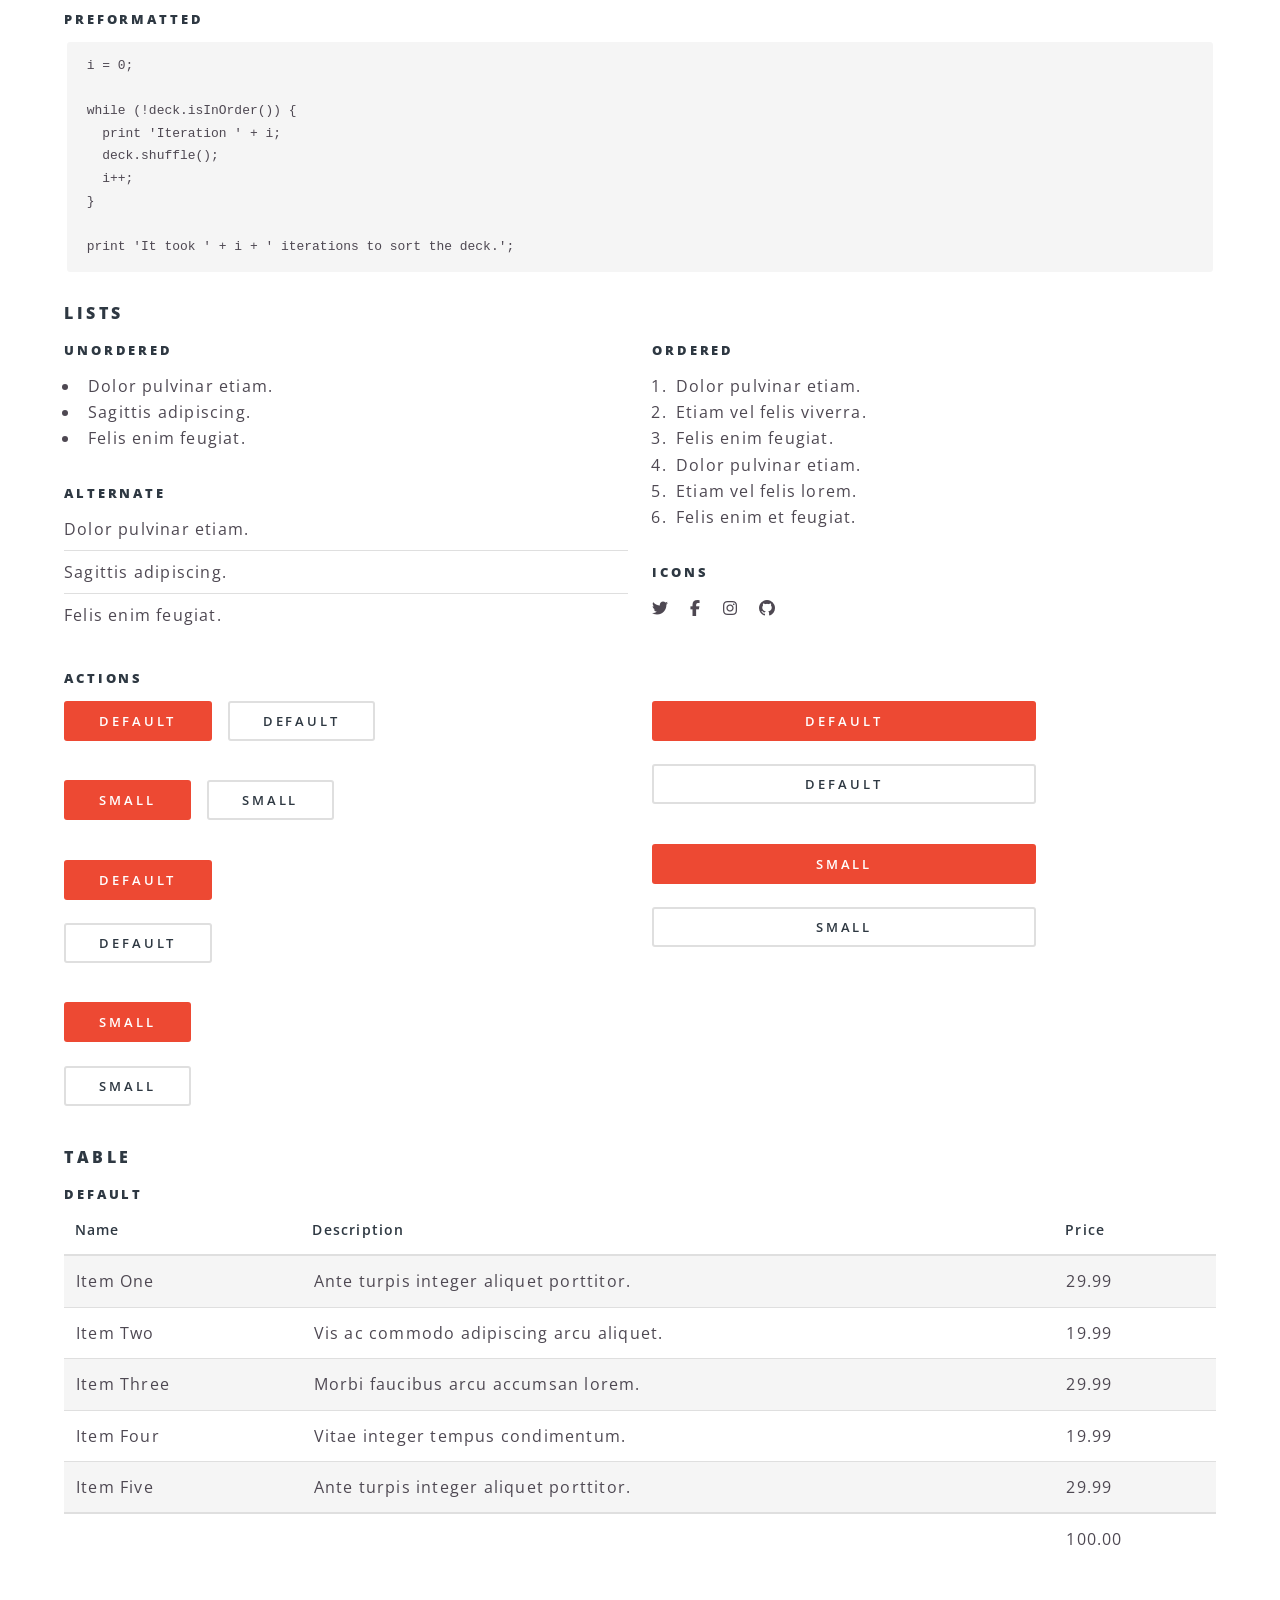
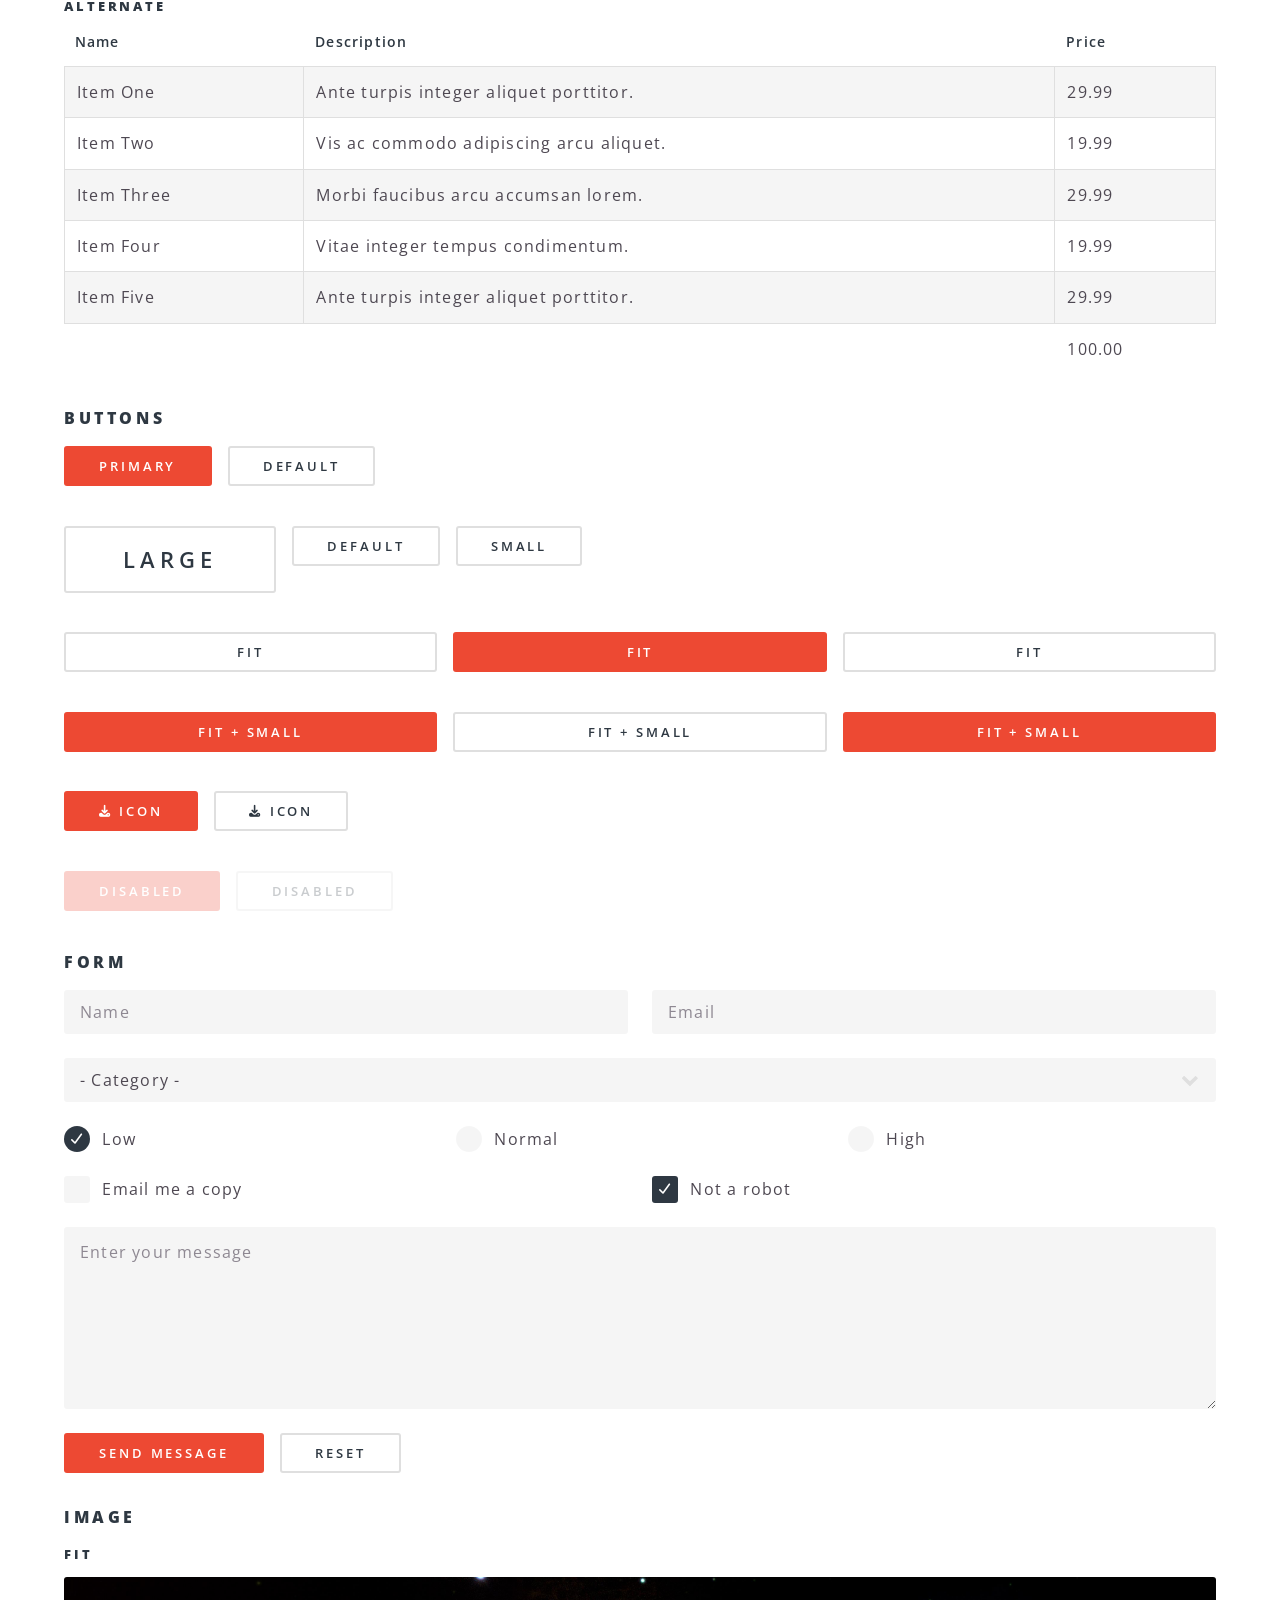
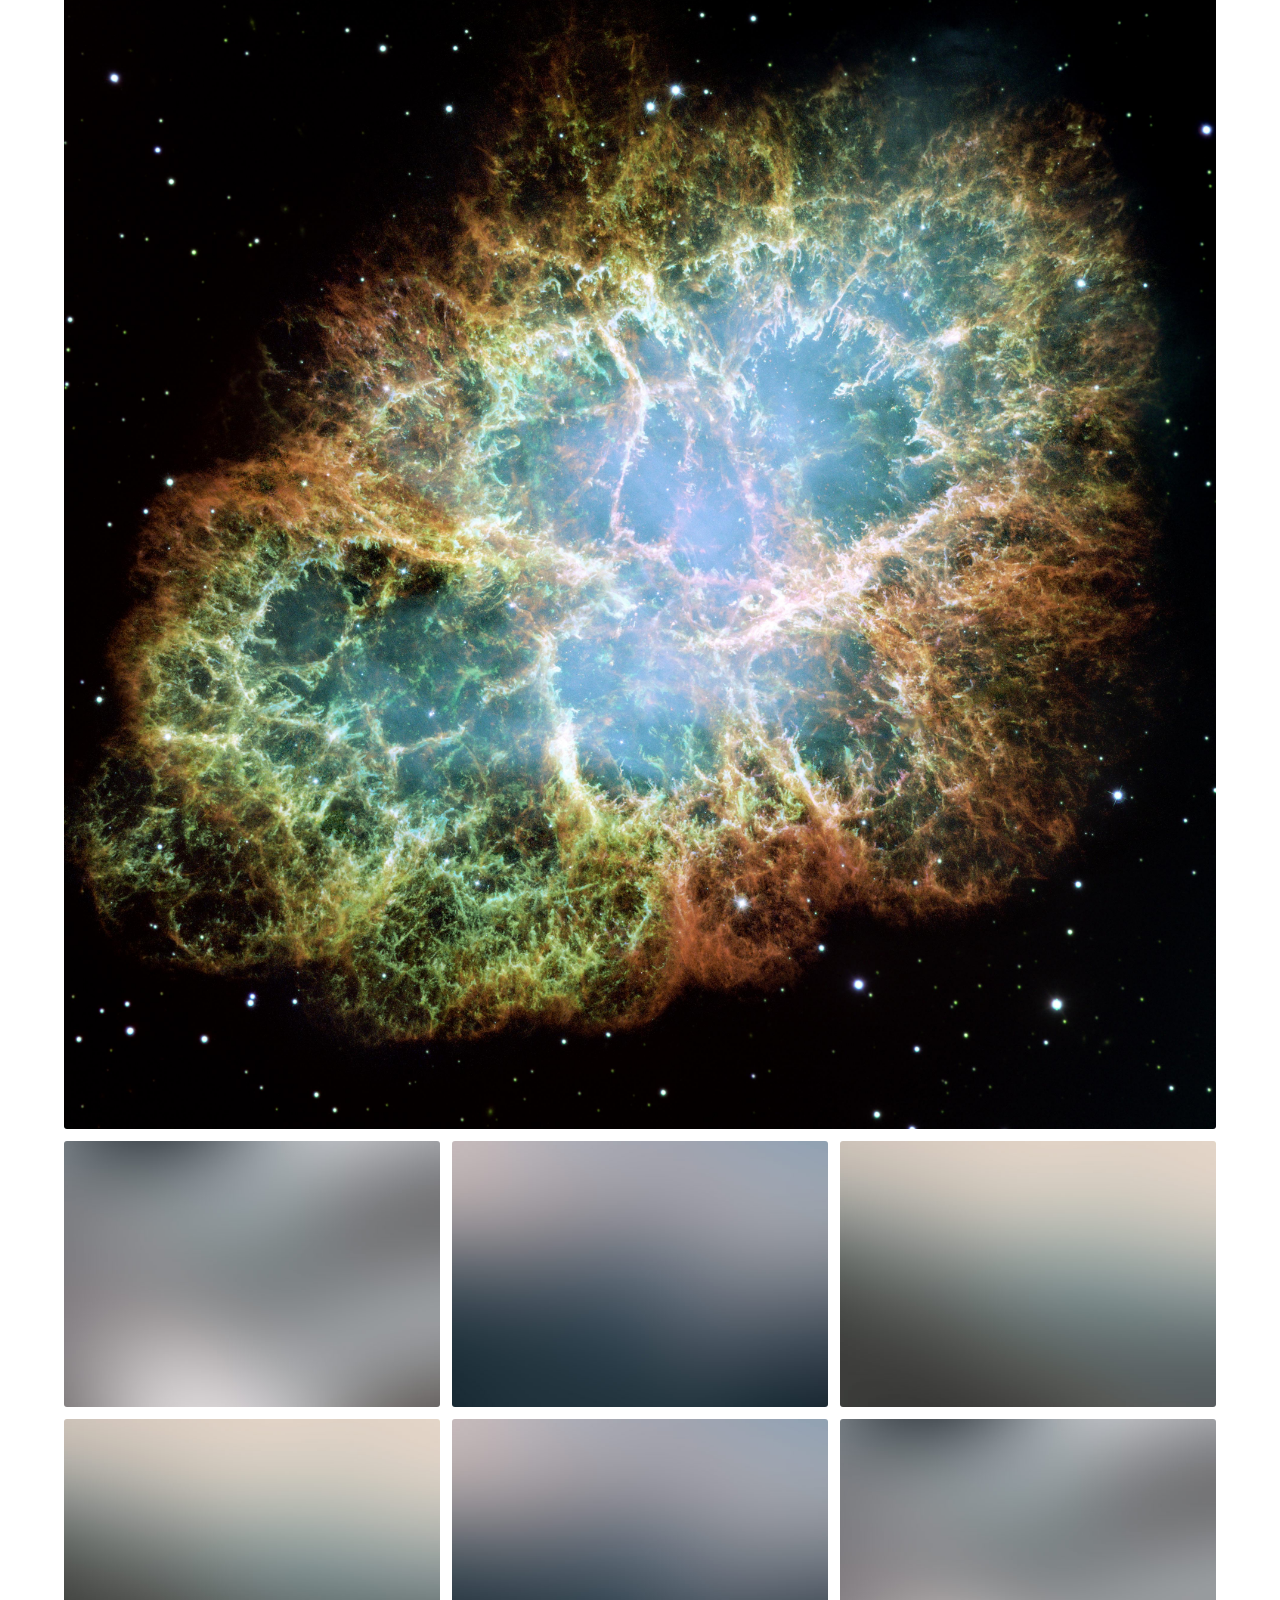
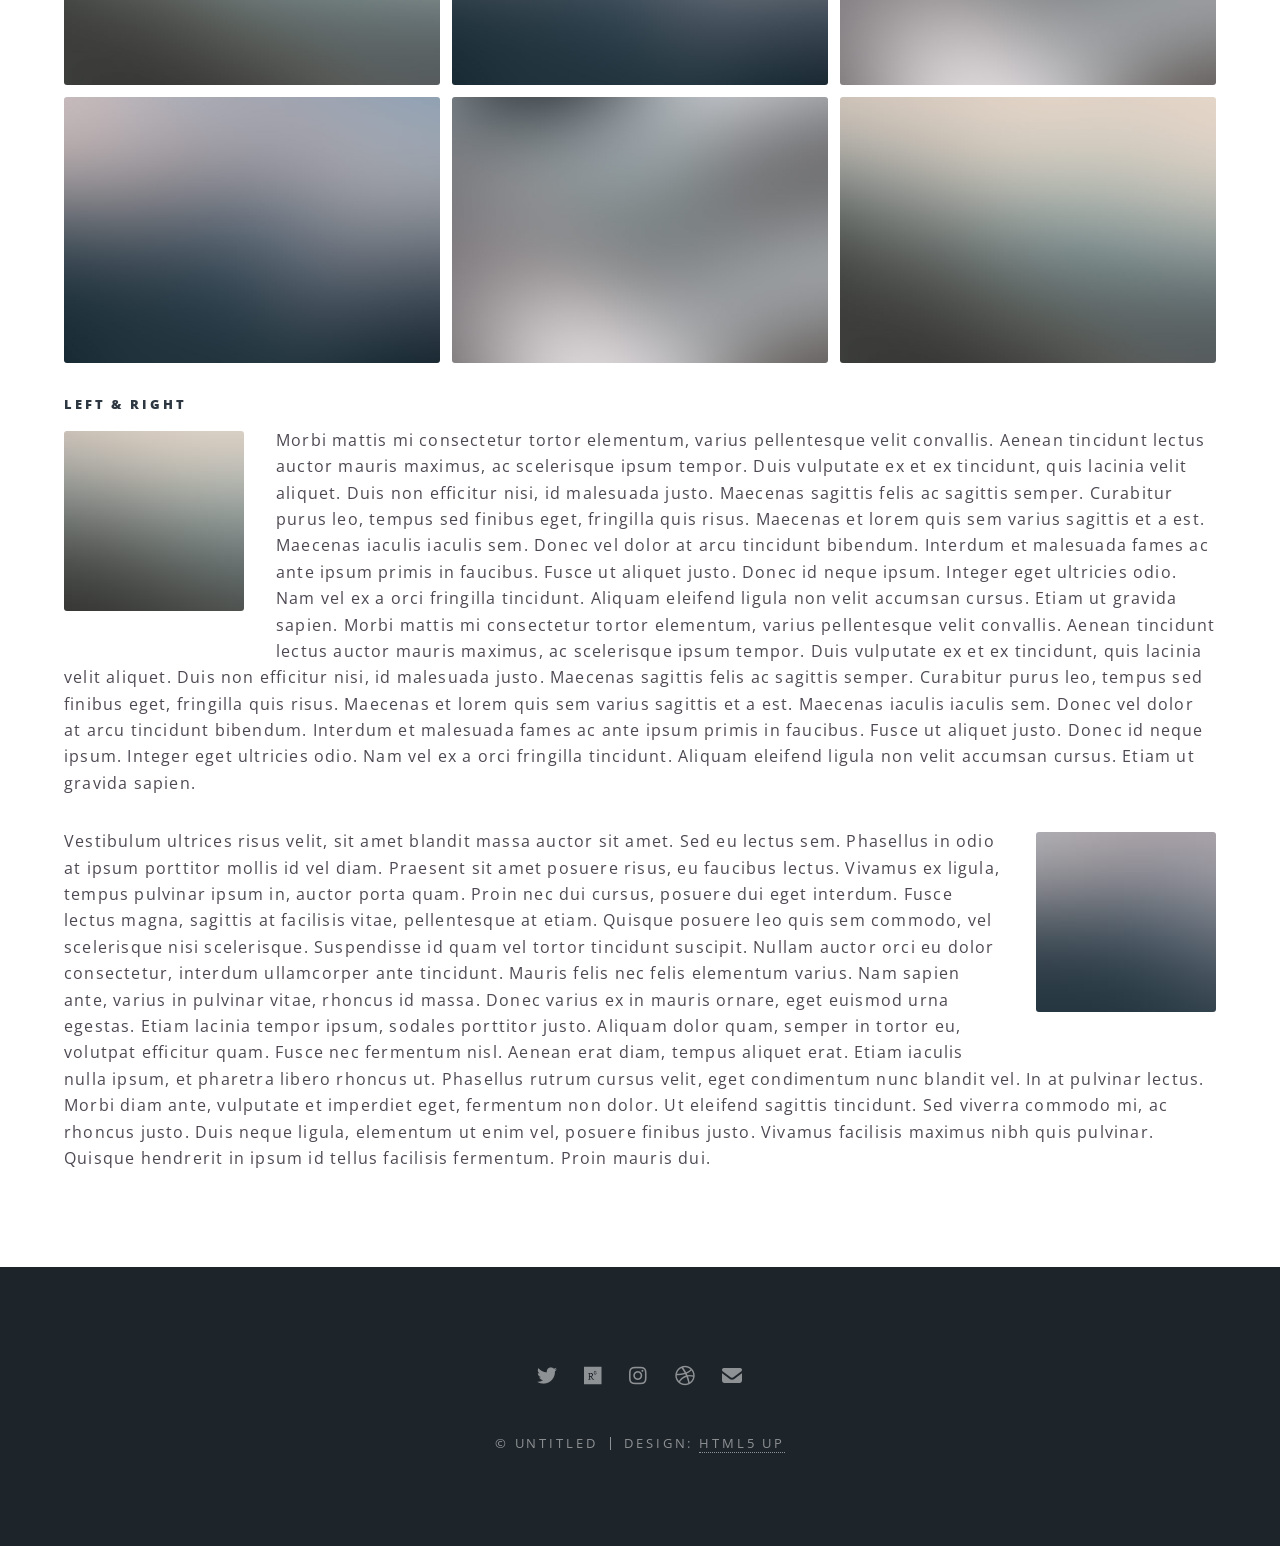
<file: site/elements.html>
<!DOCTYPE HTML>
<!--
	Spectral by HTML5 UP
	html5up.net | @ajlkn
	Free for personal and commercial use under the CCA 3.0 license (html5up.net/license)
-->
<html>
	<head>
		<title>Elements - Spectral by HTML5 UP</title>
		<meta charset="utf-8" />
		<meta name="viewport" content="width=device-width, initial-scale=1, user-scalable=no" />
		<link rel="stylesheet" href="assets/css/main.css" />
		<noscript><link rel="stylesheet" href="assets/css/noscript.css" /></noscript>
	</head>
	<body class="is-preload">

		<!-- Page Wrapper -->
			<div id="page-wrapper">

				<!-- Header -->
					<header id="header">
						<h1><a href="index.html">Spectral</a></h1>
						<nav id="nav">
							<ul>
								<li class="special">
									<a href="#menu" class="menuToggle"><span>Menu</span></a>
									<div id="menu">
										<ul>
											<li><a href="index.html">Home</a></li>
											<li><a href="generic.html">Generic</a></li>
											<li><a href="elements.html">Elements</a></li>
											<li><a href="#">Sign Up</a></li>
											<li><a href="#">Log In</a></li>
										</ul>
									</div>
								</li>
							</ul>
						</nav>
					</header>

				<!-- Main -->
					<article id="main">
						<header>
							<h2>Elements</h2>
							<p>Aliquam ut ex ut interdum donec amet imperdiet eleifend</p>
						</header>
						<section class="wrapper style5">
							<div class="inner">

								<section>
									<h4>Text</h4>
									<p>This is <b>bold</b> and this is <strong>strong</strong>. This is <i>italic</i> and this is <em>emphasized</em>.
									This is <sup>superscript</sup> text and this is <sub>subscript</sub> text.
									This is <u>underlined</u> and this is code: <code>for (;;) { ... }</code>. Finally, <a href="#">this is a link</a>.</p>
									<hr />
									<header>
										<h4>Heading with a Subtitle</h4>
										<p>Lorem ipsum dolor sit amet nullam id egestas urna aliquam</p>
									</header>
									<p>Nunc lacinia ante nunc ac lobortis. Interdum adipiscing gravida odio porttitor sem non mi integer non faucibus ornare mi ut ante amet placerat aliquet. Volutpat eu sed ante lacinia sapien lorem accumsan varius montes viverra nibh in adipiscing blandit tempus accumsan.</p>
									<header>
										<h5>Heading with a Subtitle</h5>
										<p>Lorem ipsum dolor sit amet nullam id egestas urna aliquam</p>
									</header>
									<p>Nunc lacinia ante nunc ac lobortis. Interdum adipiscing gravida odio porttitor sem non mi integer non faucibus ornare mi ut ante amet placerat aliquet. Volutpat eu sed ante lacinia sapien lorem accumsan varius montes viverra nibh in adipiscing blandit tempus accumsan.</p>
									<hr />
									<h2>Heading Level 2</h2>
									<h3>Heading Level 3</h3>
									<h4>Heading Level 4</h4>
									<h5>Heading Level 5</h5>
									<h6>Heading Level 6</h6>
									<hr />
									<h5>Blockquote</h5>
									<blockquote>Fringilla nisl. Donec accumsan interdum nisi, quis tincidunt felis sagittis eget tempus euismod. Vestibulum ante ipsum primis in faucibus vestibulum. Blandit adipiscing eu felis iaculis volutpat ac adipiscing accumsan faucibus. Vestibulum ante ipsum primis in faucibus lorem ipsum dolor sit amet nullam adipiscing eu felis.</blockquote>
									<h5>Preformatted</h5>
									<pre><code>i = 0;

while (!deck.isInOrder()) {
  print 'Iteration ' + i;
  deck.shuffle();
  i++;
}

print 'It took ' + i + ' iterations to sort the deck.';</code></pre>
								</section>

								<section>
									<h4>Lists</h4>
									<div class="row">
										<div class="col-6 col-12-medium">
											<h5>Unordered</h5>
											<ul>
												<li>Dolor pulvinar etiam.</li>
												<li>Sagittis adipiscing.</li>
												<li>Felis enim feugiat.</li>
											</ul>
											<h5>Alternate</h5>
											<ul class="alt">
												<li>Dolor pulvinar etiam.</li>
												<li>Sagittis adipiscing.</li>
												<li>Felis enim feugiat.</li>
											</ul>
										</div>
										<div class="col-6 col-12-medium">
											<h5>Ordered</h5>
											<ol>
												<li>Dolor pulvinar etiam.</li>
												<li>Etiam vel felis viverra.</li>
												<li>Felis enim feugiat.</li>
												<li>Dolor pulvinar etiam.</li>
												<li>Etiam vel felis lorem.</li>
												<li>Felis enim et feugiat.</li>
											</ol>
											<h5>Icons</h5>
											<ul class="icons">
												<li><a href="#" class="icon brands fa-twitter"><span class="label">Twitter</span></a></li>
												<li><a href="#" class="icon brands fa-facebook-f"><span class="label">Facebook</span></a></li>
												<li><a href="#" class="icon brands fa-instagram"><span class="label">Instagram</span></a></li>
												<li><a href="#" class="icon brands fa-github"><span class="label">Github</span></a></li>
											</ul>
										</div>
									</div>
									<h5>Actions</h5>
									<div class="row">
										<div class="col-6 col-12-medium">
											<ul class="actions">
												<li><a href="#" class="button primary">Default</a></li>
												<li><a href="#" class="button">Default</a></li>
											</ul>
											<ul class="actions small">
												<li><a href="#" class="button primary small">Small</a></li>
												<li><a href="#" class="button small">Small</a></li>
											</ul>
											<ul class="actions stacked">
												<li><a href="#" class="button primary">Default</a></li>
												<li><a href="#" class="button">Default</a></li>
											</ul>
											<ul class="actions stacked">
												<li><a href="#" class="button primary small">Small</a></li>
												<li><a href="#" class="button small">Small</a></li>
											</ul>
										</div>
										<div class="col-6 col-12-medium">
											<ul class="actions stacked">
												<li><a href="#" class="button primary fit">Default</a></li>
												<li><a href="#" class="button fit">Default</a></li>
											</ul>
											<ul class="actions stacked">
												<li><a href="#" class="button primary small fit">Small</a></li>
												<li><a href="#" class="button small fit">Small</a></li>
											</ul>
										</div>
									</div>
								</section>

								<section>
									<h4>Table</h4>
									<h5>Default</h5>
									<div class="table-wrapper">
										<table>
											<thead>
												<tr>
													<th>Name</th>
													<th>Description</th>
													<th>Price</th>
												</tr>
											</thead>
											<tbody>
												<tr>
													<td>Item One</td>
													<td>Ante turpis integer aliquet porttitor.</td>
													<td>29.99</td>
												</tr>
												<tr>
													<td>Item Two</td>
													<td>Vis ac commodo adipiscing arcu aliquet.</td>
													<td>19.99</td>
												</tr>
												<tr>
													<td>Item Three</td>
													<td> Morbi faucibus arcu accumsan lorem.</td>
													<td>29.99</td>
												</tr>
												<tr>
													<td>Item Four</td>
													<td>Vitae integer tempus condimentum.</td>
													<td>19.99</td>
												</tr>
												<tr>
													<td>Item Five</td>
													<td>Ante turpis integer aliquet porttitor.</td>
													<td>29.99</td>
												</tr>
											</tbody>
											<tfoot>
												<tr>
													<td colspan="2"></td>
													<td>100.00</td>
												</tr>
											</tfoot>
										</table>
									</div>

									<h5>Alternate</h5>
									<div class="table-wrapper">
										<table class="alt">
											<thead>
												<tr>
													<th>Name</th>
													<th>Description</th>
													<th>Price</th>
												</tr>
											</thead>
											<tbody>
												<tr>
													<td>Item One</td>
													<td>Ante turpis integer aliquet porttitor.</td>
													<td>29.99</td>
												</tr>
												<tr>
													<td>Item Two</td>
													<td>Vis ac commodo adipiscing arcu aliquet.</td>
													<td>19.99</td>
												</tr>
												<tr>
													<td>Item Three</td>
													<td> Morbi faucibus arcu accumsan lorem.</td>
													<td>29.99</td>
												</tr>
												<tr>
													<td>Item Four</td>
													<td>Vitae integer tempus condimentum.</td>
													<td>19.99</td>
												</tr>
												<tr>
													<td>Item Five</td>
													<td>Ante turpis integer aliquet porttitor.</td>
													<td>29.99</td>
												</tr>
											</tbody>
											<tfoot>
												<tr>
													<td colspan="2"></td>
													<td>100.00</td>
												</tr>
											</tfoot>
										</table>
									</div>
								</section>

								<section>
									<h4>Buttons</h4>
									<ul class="actions">
										<li><a href="#" class="button primary">Primary</a></li>
										<li><a href="#" class="button">Default</a></li>
									</ul>
									<ul class="actions">
										<li><a href="#" class="button large">Large</a></li>
										<li><a href="#" class="button">Default</a></li>
										<li><a href="#" class="button small">Small</a></li>
									</ul>
									<ul class="actions fit">
										<li><a href="#" class="button fit">Fit</a></li>
										<li><a href="#" class="button primary fit">Fit</a></li>
										<li><a href="#" class="button fit">Fit</a></li>
									</ul>
									<ul class="actions fit small">
										<li><a href="#" class="button primary fit small">Fit + Small</a></li>
										<li><a href="#" class="button fit small">Fit + Small</a></li>
										<li><a href="#" class="button primary fit small">Fit + Small</a></li>
									</ul>
									<ul class="actions">
										<li><a href="#" class="button primary icon solid fa-download">Icon</a></li>
										<li><a href="#" class="button icon solid fa-download">Icon</a></li>
									</ul>
									<ul class="actions">
										<li><span class="button primary disabled">Disabled</span></li>
										<li><span class="button disabled">Disabled</span></li>
									</ul>
								</section>

								<section>
									<h4>Form</h4>
									<form method="post" action="#">
										<div class="row gtr-uniform">
											<div class="col-6 col-12-xsmall">
												<input type="text" name="demo-name" id="demo-name" value="" placeholder="Name" />
											</div>
											<div class="col-6 col-12-xsmall">
												<input type="email" name="demo-email" id="demo-email" value="" placeholder="Email" />
											</div>
											<div class="col-12">
												<select name="demo-category" id="demo-category">
													<option value="">- Category -</option>
													<option value="1">Manufacturing</option>
													<option value="1">Shipping</option>
													<option value="1">Administration</option>
													<option value="1">Human Resources</option>
												</select>
											</div>
											<div class="col-4 col-12-small">
												<input type="radio" id="demo-priority-low" name="demo-priority" checked>
												<label for="demo-priority-low">Low</label>
											</div>
											<div class="col-4 col-12-small">
												<input type="radio" id="demo-priority-normal" name="demo-priority">
												<label for="demo-priority-normal">Normal</label>
											</div>
											<div class="col-4 col-12-small">
												<input type="radio" id="demo-priority-high" name="demo-priority">
												<label for="demo-priority-high">High</label>
											</div>
											<div class="col-6 col-12-small">
												<input type="checkbox" id="demo-copy" name="demo-copy">
												<label for="demo-copy">Email me a copy</label>
											</div>
											<div class="col-6 col-12-small">
												<input type="checkbox" id="demo-human" name="demo-human" checked>
												<label for="demo-human">Not a robot</label>
											</div>
											<div class="col-12">
												<textarea name="demo-message" id="demo-message" placeholder="Enter your message" rows="6"></textarea>
											</div>
											<div class="col-12">
												<ul class="actions">
													<li><input type="submit" value="Send Message" class="primary" /></li>
													<li><input type="reset" value="Reset" /></li>
												</ul>
											</div>
										</div>
									</form>
								</section>

								<section>
									<h4>Image</h4>
									<h5>Fit</h5>
									<div class="box alt">
										<div class="row gtr-50 gtr-uniform">
											<div class="col-12"><span class="image fit"><img src="images/banner.jpg" alt="" /></span></div>
											<div class="col-4"><span class="image fit"><img src="images/pic01.jpg" alt="" /></span></div>
											<div class="col-4"><span class="image fit"><img src="images/pic02.jpg" alt="" /></span></div>
											<div class="col-4"><span class="image fit"><img src="images/pic03.jpg" alt="" /></span></div>
											<div class="col-4"><span class="image fit"><img src="images/pic03.jpg" alt="" /></span></div>
											<div class="col-4"><span class="image fit"><img src="images/pic02.jpg" alt="" /></span></div>
											<div class="col-4"><span class="image fit"><img src="images/pic01.jpg" alt="" /></span></div>
											<div class="col-4"><span class="image fit"><img src="images/pic02.jpg" alt="" /></span></div>
											<div class="col-4"><span class="image fit"><img src="images/pic01.jpg" alt="" /></span></div>
											<div class="col-4"><span class="image fit"><img src="images/pic03.jpg" alt="" /></span></div>
										</div>
									</div>
									<h5>Left &amp; Right</h5>
									<p><span class="image left"><img src="images/pic04.jpg" alt="" /></span>Morbi mattis mi consectetur tortor elementum, varius pellentesque velit convallis. Aenean tincidunt lectus auctor mauris maximus, ac scelerisque ipsum tempor. Duis vulputate ex et ex tincidunt, quis lacinia velit aliquet. Duis non efficitur nisi, id malesuada justo. Maecenas sagittis felis ac sagittis semper. Curabitur purus leo, tempus sed finibus eget, fringilla quis risus. Maecenas et lorem quis sem varius sagittis et a est. Maecenas iaculis iaculis sem. Donec vel dolor at arcu tincidunt bibendum. Interdum et malesuada fames ac ante ipsum primis in faucibus. Fusce ut aliquet justo. Donec id neque ipsum. Integer eget ultricies odio. Nam vel ex a orci fringilla tincidunt. Aliquam eleifend ligula non velit accumsan cursus. Etiam ut gravida sapien. Morbi mattis mi consectetur tortor elementum, varius pellentesque velit convallis. Aenean tincidunt lectus auctor mauris maximus, ac scelerisque ipsum tempor. Duis vulputate ex et ex tincidunt, quis lacinia velit aliquet. Duis non efficitur nisi, id malesuada justo. Maecenas sagittis felis ac sagittis semper. Curabitur purus leo, tempus sed finibus eget, fringilla quis risus. Maecenas et lorem quis sem varius sagittis et a est. Maecenas iaculis iaculis sem. Donec vel dolor at arcu tincidunt bibendum. Interdum et malesuada fames ac ante ipsum primis in faucibus. Fusce ut aliquet justo. Donec id neque ipsum. Integer eget ultricies odio. Nam vel ex a orci fringilla tincidunt. Aliquam eleifend ligula non velit accumsan cursus. Etiam ut gravida sapien.</p>
									<p><span class="image right"><img src="images/pic05.jpg" alt="" /></span>Vestibulum ultrices risus velit, sit amet blandit massa auctor sit amet. Sed eu lectus sem. Phasellus in odio at ipsum porttitor mollis id vel diam. Praesent sit amet posuere risus, eu faucibus lectus. Vivamus ex ligula, tempus pulvinar ipsum in, auctor porta quam. Proin nec dui cursus, posuere dui eget interdum. Fusce lectus magna, sagittis at facilisis vitae, pellentesque at etiam. Quisque posuere leo quis sem commodo, vel scelerisque nisi scelerisque. Suspendisse id quam vel tortor tincidunt suscipit. Nullam auctor orci eu dolor consectetur, interdum ullamcorper ante tincidunt. Mauris felis nec felis elementum varius. Nam sapien ante, varius in pulvinar vitae, rhoncus id massa. Donec varius ex in mauris ornare, eget euismod urna egestas. Etiam lacinia tempor ipsum, sodales porttitor justo. Aliquam dolor quam, semper in tortor eu, volutpat efficitur quam. Fusce nec fermentum nisl. Aenean erat diam, tempus aliquet erat. Etiam iaculis nulla ipsum, et pharetra libero rhoncus ut. Phasellus rutrum cursus velit, eget condimentum nunc blandit vel. In at pulvinar lectus. Morbi diam ante, vulputate et imperdiet eget, fermentum non dolor. Ut eleifend sagittis tincidunt. Sed viverra commodo mi, ac rhoncus justo. Duis neque ligula, elementum ut enim vel, posuere finibus justo. Vivamus facilisis maximus nibh quis pulvinar. Quisque hendrerit in ipsum id tellus facilisis fermentum. Proin mauris dui.</p>
								</section>

							</div>
						</section>
					</article>

				<!-- Footer -->
					<footer id="footer">
						<ul class="icons">
							<li><a href="#" class="icon brands fa-twitter"><span class="label">Twitter</span></a></li>
							<li><a href="#" class="icon brands fa-researchgate"><span class="label">Facebook</span></a></li>
							<li><a href="#" class="icon brands fa-instagram"><span class="label">Instagram</span></a></li>
							<li><a href="#" class="icon brands fa-dribbble"><span class="label">Dribbble</span></a></li>
							<li><a href="#" class="icon solid fa-envelope"><span class="label">Email</span></a></li>
						</ul>
						<ul class="copyright">
							<li>&copy; Untitled</li><li>Design: <a href="http://html5up.net">HTML5 UP</a></li>
						</ul>
					</footer>

			</div>

		<!-- Scripts -->
			<script src="assets/js/jquery.min.js"></script>
			<script src="assets/js/jquery.scrollex.min.js"></script>
			<script src="assets/js/jquery.scrolly.min.js"></script>
			<script src="assets/js/browser.min.js"></script>
			<script src="assets/js/breakpoints.min.js"></script>
			<script src="assets/js/util.js"></script>
			<script src="assets/js/main.js"></script>

	</body>
</html>
</file>
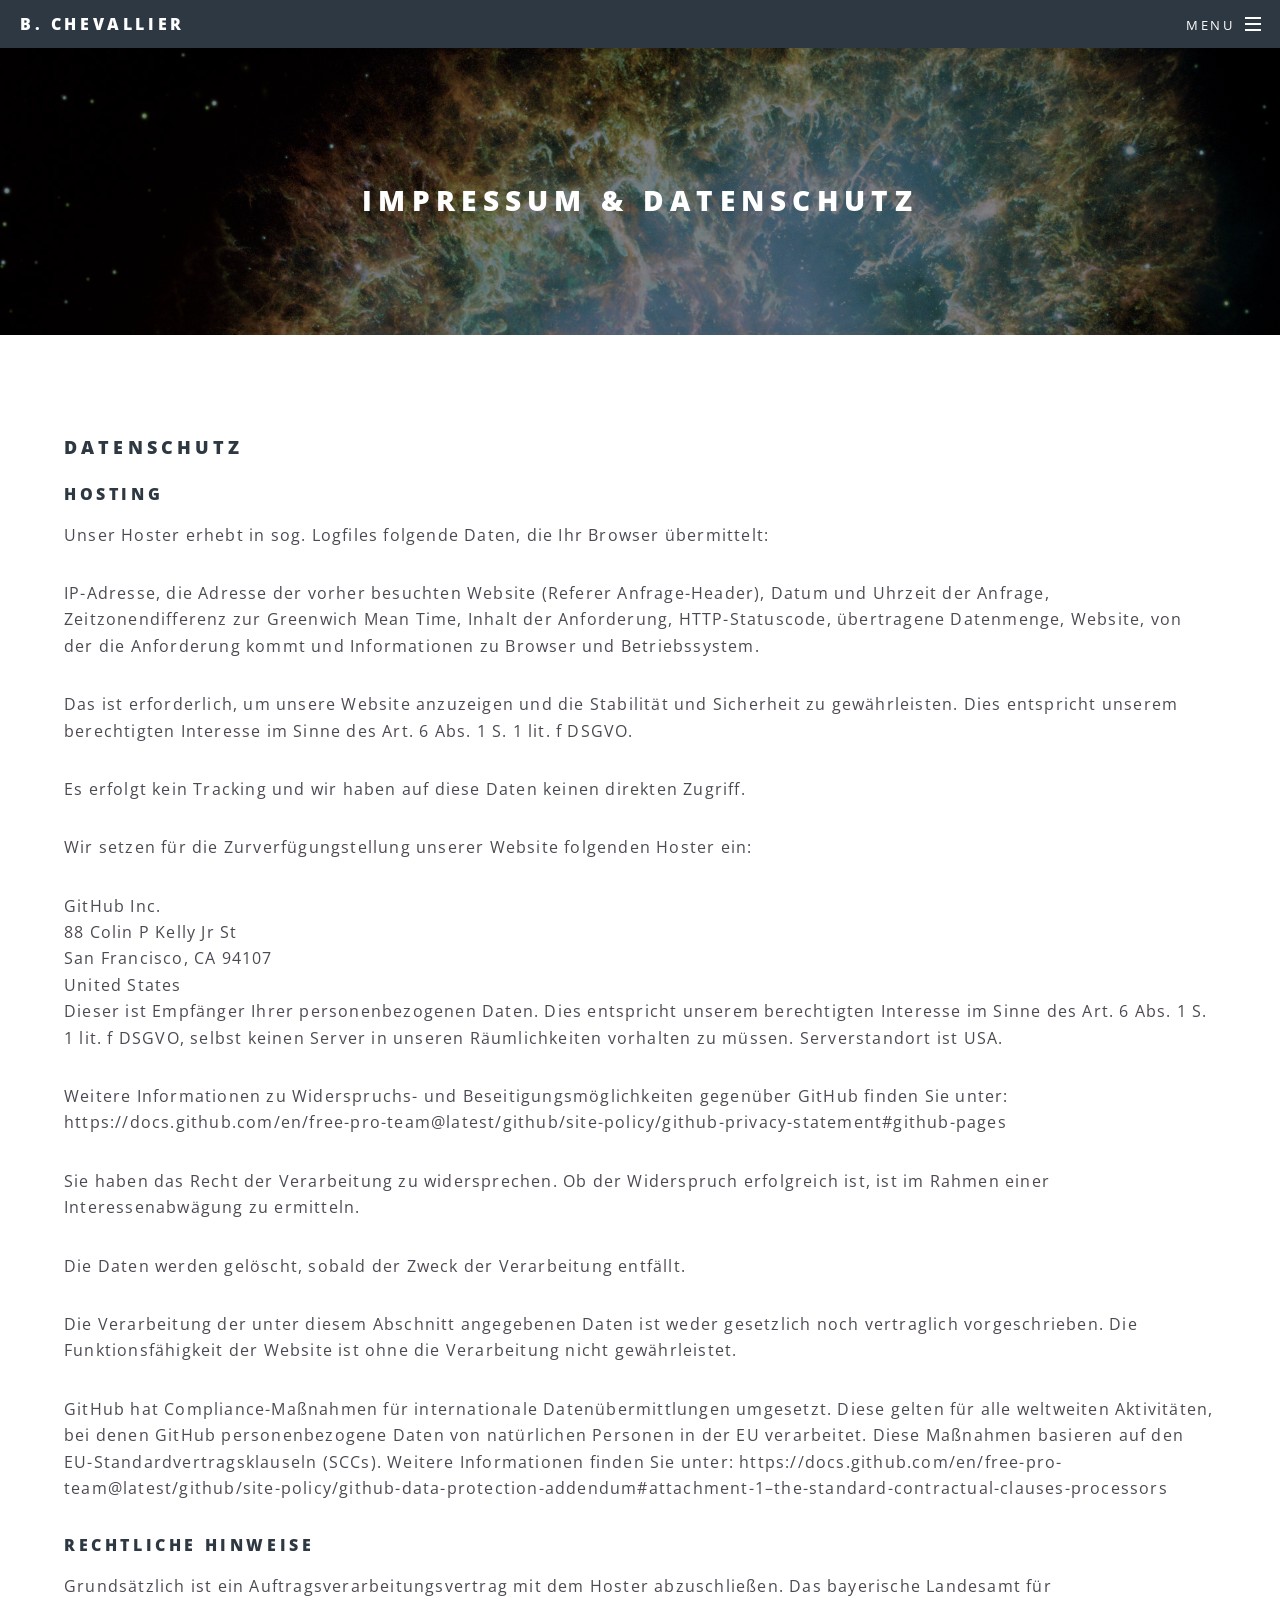
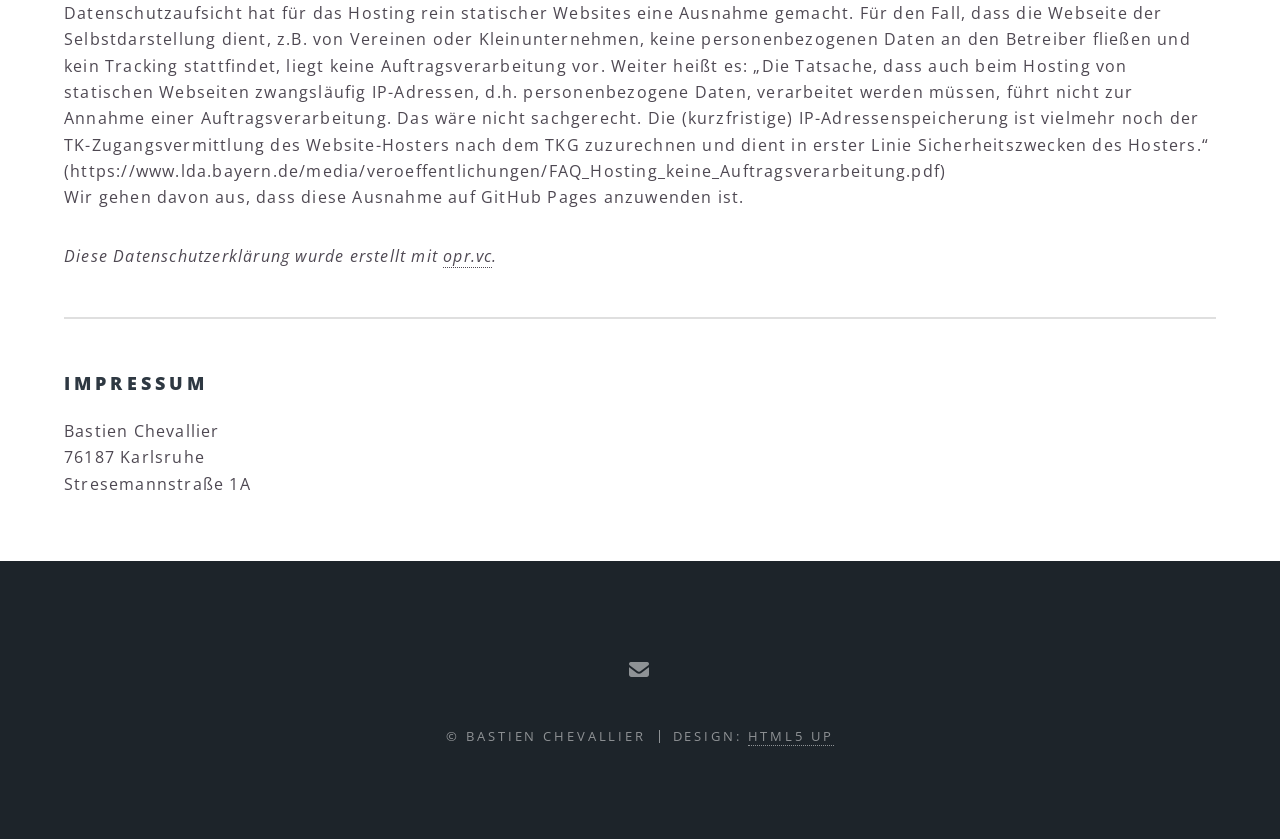
<file: site/impressum.html>
<!DOCTYPE HTML>
<!--
	Spectral by HTML5 UP
	html5up.net | @ajlkn
	Free for personal and commercial use under the CCA 3.0 license (html5up.net/license)
-->
<html>
	<head>
		<title>Impressum - BChevallier</title>
		<meta charset="utf-8" />
		<meta name="viewport" content="width=device-width, initial-scale=1, user-scalable=no" />
		<link rel="stylesheet" href="assets/css/main.css" />
		<noscript><link rel="stylesheet" href="assets/css/noscript.css" /></noscript>
	</head>
	<body class="is-preload">

		<!-- Page Wrapper -->
			<div id="page-wrapper">

				<!-- Header -->
					<header id="header">
						<h1><a href="index.html">B. Chevallier</a></h1>
						<nav id="nav">
							<ul>
								<li class="special">
									<a href="#menu" class="menuToggle"><span>Menu</span></a>
									<div id="menu">
										<ul>
											<li><a href="index.html">Startseite</a></li>
											<li><a href="presentations.html">Präsentationen</a></li>
											<li><a href="apps.html">Apps</a></li>
											<li><a href="publications.html">Publikationen</a></li>
											<li><a href="impressum.html">Impressum & Datenschutz</a></li>
										</ul>
									</div>
								</li>
							</ul>
						</nav>
					</header>

				<!-- Main -->
					<article id="main">
						<header>
							<h2>Impressum & Datenschutz</h2>
						</header>
						<section class="wrapper style5">
							<div class="inner">

								<h3>Datenschutz</h3>
								<h4>Hosting</h4>
								<p>Unser Hoster erhebt in sog. Logfiles folgende Daten, die Ihr Browser übermittelt:</p>
								<p>IP-Adresse, die Adresse der vorher besuchten Website (Referer Anfrage-Header), Datum und Uhrzeit der Anfrage, Zeitzonendifferenz zur Greenwich Mean Time, Inhalt der Anforderung, HTTP-Statuscode, übertragene Datenmenge, Website, von der die Anforderung kommt und Informationen zu Browser und Betriebssystem.</p>
								<p>Das ist erforderlich, um unsere Website anzuzeigen und die Stabilität und Sicherheit zu gewährleisten. Dies entspricht unserem berechtigten Interesse im Sinne des Art. 6 Abs. 1 S. 1 lit. f DSGVO.</p>
								<p>Es erfolgt kein Tracking und wir haben auf diese Daten keinen direkten Zugriff.</p>
								<p>Wir setzen für die Zurverfügungstellung unserer Website folgenden Hoster ein:</p>

								GitHub Inc.<br>
								88 Colin P Kelly Jr St<br>
								San Francisco, CA 94107<br>
								United States<br>

								<p>Dieser ist Empfänger Ihrer personenbezogenen Daten. Dies entspricht unserem berechtigten Interesse im Sinne des Art. 6 Abs. 1 S. 1 lit. f DSGVO, selbst keinen Server in unseren Räumlichkeiten vorhalten zu müssen. Serverstandort ist USA.
								<p>Weitere Informationen zu Widerspruchs- und Beseitigungsmöglichkeiten gegenüber GitHub finden Sie unter: https://docs.github.com/en/free-pro-team@latest/github/site-policy/github-privacy-statement#github-pages</p>
								<p>Sie haben das Recht der Verarbeitung zu widersprechen. Ob der Widerspruch erfolgreich ist, ist im Rahmen einer Interessenabwägung zu ermitteln.</p>
								<p>Die Daten werden gelöscht, sobald der Zweck der Verarbeitung entfällt.</p>
								<p>Die Verarbeitung der unter diesem Abschnitt angegebenen Daten ist weder gesetzlich noch vertraglich vorgeschrieben. Die Funktionsfähigkeit der Website ist ohne die Verarbeitung nicht gewährleistet.</p>
								<p>GitHub hat Compliance-Maßnahmen für internationale Datenübermittlungen umgesetzt. Diese gelten für alle weltweiten Aktivitäten, bei denen GitHub personenbezogene Daten von natürlichen Personen in der EU verarbeitet. Diese Maßnahmen basieren auf den EU-Standardvertragsklauseln (SCCs). Weitere Informationen finden Sie unter: https://docs.github.com/en/free-pro-team@latest/github/site-policy/github-data-protection-addendum#attachment-1–the-standard-contractual-clauses-processors</p>

								<h4>Rechtliche Hinweise</h4>

								<p>Grundsätzlich ist ein Auftragsverarbeitungsvertrag mit dem Hoster abzuschließen. Das bayerische Landesamt für Datenschutzaufsicht hat für das Hosting rein statischer Websites eine Ausnahme gemacht. Für den Fall, dass die Webseite der Selbstdarstellung dient, z.B. von Vereinen oder Kleinunternehmen, keine personenbezogenen Daten an den Betreiber fließen und kein Tracking stattfindet, liegt keine Auftragsverarbeitung vor. Weiter heißt es: „Die Tatsache, dass auch beim Hosting von statischen Webseiten zwangsläufig IP-Adressen, d.h. personenbezogene Daten, verarbeitet werden müssen, führt nicht zur Annahme einer Auftragsverarbeitung. Das wäre nicht sachgerecht. Die (kurzfristige) IP-Adressenspeicherung ist vielmehr noch der TK-Zugangsvermittlung des Website-Hosters nach dem TKG zuzurechnen und dient in erster Linie Sicherheitszwecken des Hosters.“ (https://www.lda.bayern.de/media/veroeffentlichungen/FAQ_Hosting_keine_Auftragsverarbeitung.pdf)<br>
									Wir gehen davon aus, dass diese Ausnahme auf GitHub Pages anzuwenden ist.</p>

								<em>Diese Datenschutzerklärung wurde erstellt mit <a href="https://opr.vc/docs/hosting/github_pages/">opr.vc</a>.</em>
								<hr />

								<h3>Impressum</h3>
								Bastien Chevallier<br>
								76187 Karlsruhe<br>
								Stresemannstraße 1A<br>

							</div>
						</section>
					</article>

				<!-- Footer -->
					<footer id="footer">
						<ul class="icons">
							<li><a href="mailto: bastien.chevallier+web@proton.me" class="icon solid fa-envelope"><span class="label">Email</span></a></li>
						</ul>
						<ul class="copyright">
							<li>&copy; Bastien Chevallier</li><li>Design: <a href="http://html5up.net">HTML5 UP</a></li>
						</ul>
					</footer>

			</div>

		<!-- Scripts -->
			<script src="assets/js/jquery.min.js"></script>
			<script src="assets/js/jquery.scrollex.min.js"></script>
			<script src="assets/js/jquery.scrolly.min.js"></script>
			<script src="assets/js/browser.min.js"></script>
			<script src="assets/js/breakpoints.min.js"></script>
			<script src="assets/js/util.js"></script>
			<script src="assets/js/main.js"></script>

	</body>
</html>
</file>
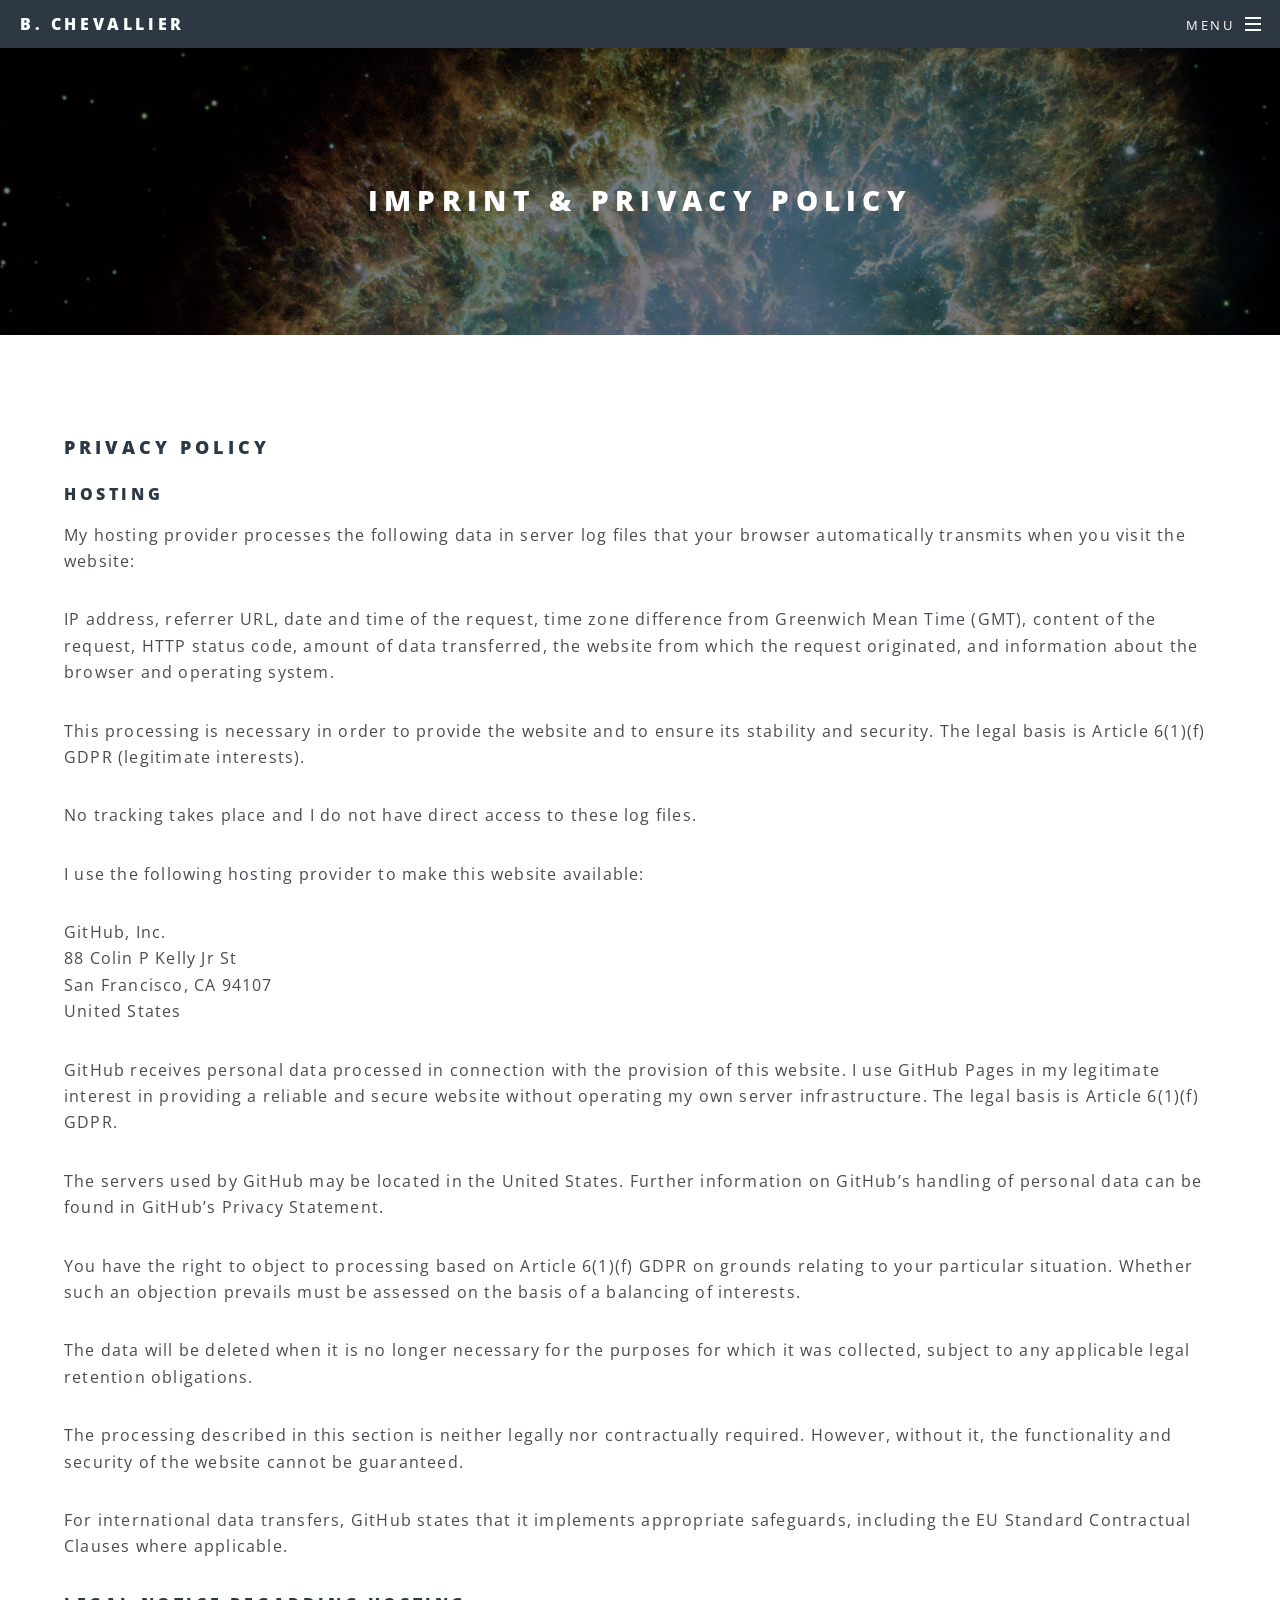
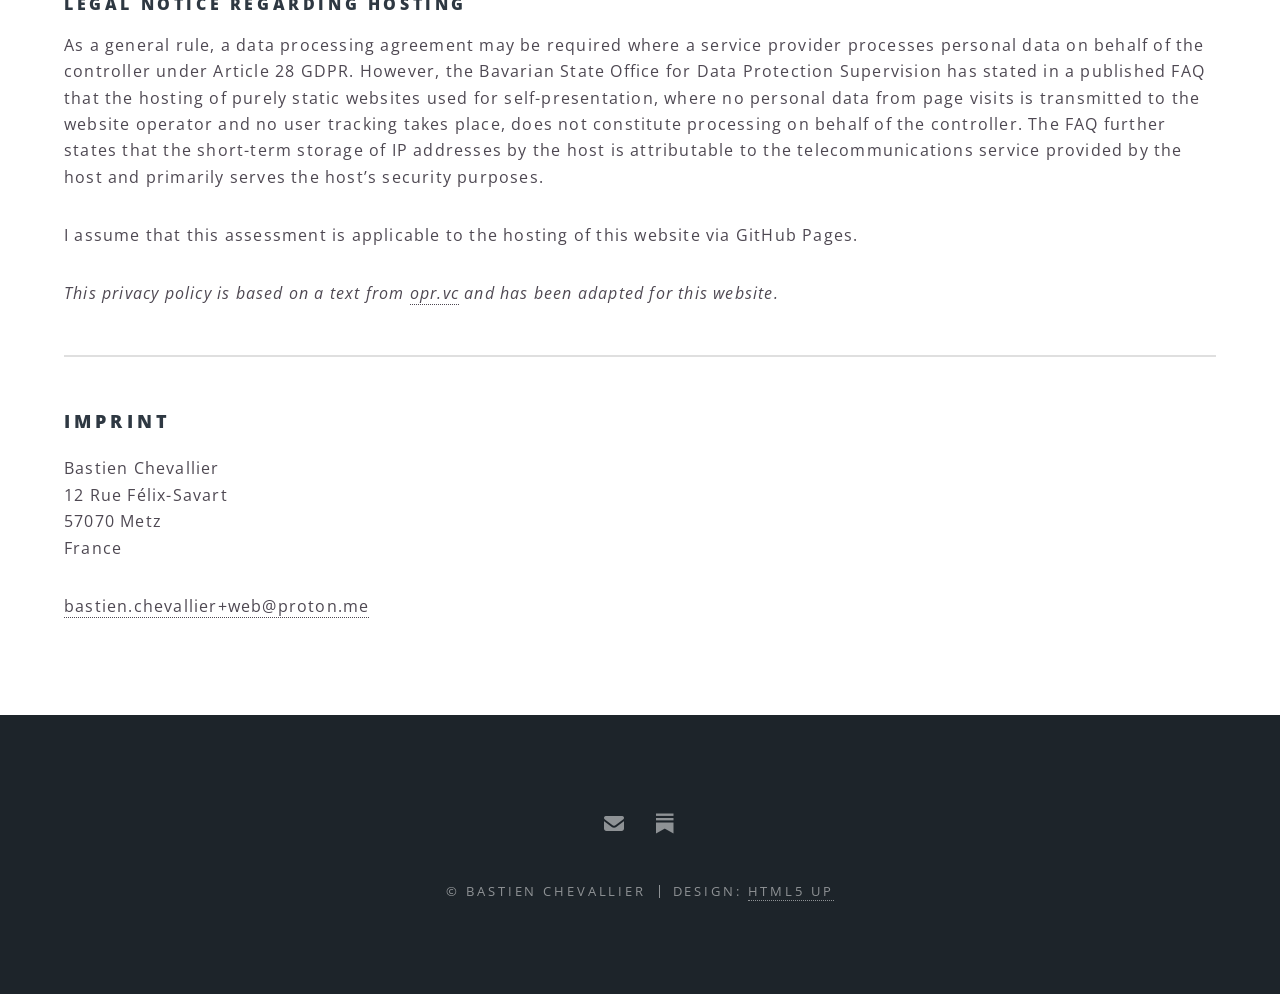
<file: site/imprint.html>
<!DOCTYPE HTML>
<!--
	Spectral by HTML5 UP
	html5up.net | @ajlkn
	Free for personal and commercial use under the CCA 3.0 license (html5up.net/license)
-->
<html>
	<head>
		<title>Imprint & Disclaimer - BChevallier</title>
		<meta charset="utf-8" />
		<meta name="viewport" content="width=device-width, initial-scale=1, user-scalable=no" />
		<link rel="stylesheet" href="assets/css/main.css?v=20261007" />
		<noscript><link rel="stylesheet" href="assets/css/noscript.css" /></noscript>
	</head>
	<body class="is-preload">

		<!-- Page Wrapper -->
			<div id="page-wrapper">

				<!-- Header -->
					<header id="header">
						<h1><a href="index.html">B. Chevallier</a></h1>
						<!-- nav:start (generated from site/partials/nav.html by scripts/sync_partials.py — do not edit by hand) -->
						<nav id="nav">
							<ul>
								<li class="special">
									<a href="#menu" class="menuToggle"><span>Menu</span></a>
									<div id="menu">
										<ul>
											<li><a href="index.html">Home</a></li>
											<li><a href="presentations.html">Presentations</a></li>
											<li><a href="https://substack.com/@bastienchevallier" target="_blank" rel="noopener">Blog</a></li>
											<li><a href="projects.html">Projects</a></li>
											<li><a href="imprint.html">Imprint & Disclaimer</a></li>
										</ul>
									</div>
								</li>
							</ul>
						</nav>
						<!-- nav:end -->
					</header>

				<!-- Main -->
					<article id="main">
						<header>
							<h2>Imprint & Privacy Policy</h2>
						</header>
						<section class="wrapper style5">
							<div class="inner">

								<h3>Privacy Policy</h3>

								<h4>Hosting</h4>

								<p>My hosting provider processes the following data in server log files that your browser automatically transmits when you visit the website:</p>

								<p>IP address, referrer URL, date and time of the request, time zone difference from Greenwich Mean Time (GMT), content of the request, HTTP status code, amount of data transferred, the website from which the request originated, and information about the browser and operating system.</p>

								<p>This processing is necessary in order to provide the website and to ensure its stability and security. The legal basis is Article 6(1)(f) GDPR (legitimate interests).</p>

								<p>No tracking takes place and I do not have direct access to these log files.</p>

								<p>I use the following hosting provider to make this website available:</p>

								<p>
								GitHub, Inc.<br>
								88 Colin P Kelly Jr St<br>
								San Francisco, CA 94107<br>
								United States
								</p>

								<p>GitHub receives personal data processed in connection with the provision of this website. I use GitHub Pages in my legitimate interest in providing a reliable and secure website without operating my own server infrastructure. The legal basis is Article 6(1)(f) GDPR.</p>

								<p>The servers used by GitHub may be located in the United States. Further information on GitHub’s handling of personal data can be found in GitHub’s Privacy Statement.</p>

								<p>You have the right to object to processing based on Article 6(1)(f) GDPR on grounds relating to your particular situation. Whether such an objection prevails must be assessed on the basis of a balancing of interests.</p>

								<p>The data will be deleted when it is no longer necessary for the purposes for which it was collected, subject to any applicable legal retention obligations.</p>

								<p>The processing described in this section is neither legally nor contractually required. However, without it, the functionality and security of the website cannot be guaranteed.</p>

								<p>For international data transfers, GitHub states that it implements appropriate safeguards, including the EU Standard Contractual Clauses where applicable.</p>

								<h4>Legal Notice regarding hosting</h4>

								<p>As a general rule, a data processing agreement may be required where a service provider processes personal data on behalf of the controller under Article 28 GDPR. However, the Bavarian State Office for Data Protection Supervision has stated in a published FAQ that the hosting of purely static websites used for self-presentation, where no personal data from page visits is transmitted to the website operator and no user tracking takes place, does not constitute processing on behalf of the controller. The FAQ further states that the short-term storage of IP addresses by the host is attributable to the telecommunications service provided by the host and primarily serves the host’s security purposes.</p>

								<p>I assume that this assessment is applicable to the hosting of this website via GitHub Pages.</p>

								<p><em>This privacy policy is based on a text from <a href="https://opr.vc/docs/hosting/github_pages/">opr.vc</a> and has been adapted for this website.</em></p>

								<hr />

								<h3>Imprint</h3>

								<p>
								Bastien Chevallier<br>
								12 Rue Félix-Savart<br>
								57070 Metz<br>
								France
								</p>

								<p><a href="mailto:bastien.chevallier+web@proton.me">bastien.chevallier+web@proton.me</a></p>
							</div>
						</section>
					</article>

				<!-- Footer -->
					<!-- footer:start (generated from site/partials/footer.html by scripts/sync_partials.py — do not edit by hand) -->
					<footer id="footer">
						<ul class="icons">
							<li><a href="mailto:bastien.chevallier+web@proton.me" class="icon fa-solid fa-envelope"><span class="label">Email</span></a></li>
							<li><a href="https://substack.com/@bastienchevallier" class="icon fa-brands fa-substack"><span class="label">Substack</span></a></li>
						</ul>
						<ul class="copyright">
							<li>&copy; Bastien Chevallier</li><li>Design: <a href="http://html5up.net">HTML5 UP</a></li>
						</ul>
					</footer>
					<!-- footer:end -->

			</div>

		<!-- Scripts -->
			<script src="assets/js/jquery.min.js"></script>
			<script src="assets/js/jquery.scrollex.min.js"></script>
			<script src="assets/js/jquery.scrolly.min.js"></script>
			<script src="assets/js/browser.min.js"></script>
			<script src="assets/js/breakpoints.min.js"></script>
			<script src="assets/js/util.js"></script>
			<script src="assets/js/main.js"></script>

	</body>
</html>
</file>
<file: html5up-spectral/assets/css/noscript.css>
/*
	Spectral by HTML5 UP
	html5up.net | @ajlkn
	Free for personal and commercial use under the CCA 3.0 license (html5up.net/license)
*/

/* Banner */

	body.is-preload #banner h2 {
		-moz-transform: none;
		-webkit-transform: none;
		-ms-transform: none;
		transform: none;
		opacity: 1;
	}

		body.is-preload #banner h2:before, body.is-preload #banner h2:after {
			width: 100%;
		}

	body.is-preload #banner .more {
		-moz-transform: none;
		-webkit-transform: none;
		-ms-transform: none;
		transform: none;
		opacity: 1;
	}

	body.is-preload #banner:after {
		opacity: 0;
	}
</file>
<file: site/assets/css/noscript.css>
/*
	Spectral by HTML5 UP
	html5up.net | @ajlkn
	Free for personal and commercial use under the CCA 3.0 license (html5up.net/license)
*/

/* Banner */

	body.is-preload #banner h2 {
		-moz-transform: none;
		-webkit-transform: none;
		-ms-transform: none;
		transform: none;
		opacity: 1;
	}

		body.is-preload #banner h2:before, body.is-preload #banner h2:after {
			width: 100%;
		}

	body.is-preload #banner .more {
		-moz-transform: none;
		-webkit-transform: none;
		-ms-transform: none;
		transform: none;
		opacity: 1;
	}

	body.is-preload #banner:after {
		opacity: 0;
	}
</file>
<file: site/presentations/reveal.js/dist/reveal.css>
/**
 * reveal.js 5.2.0
 * https://revealjs.com
 * MIT licensed
 *
 * Copyright (C) 2011-2024 Hakim El Hattab, https://hakim.se
 */

.reveal .r-stretch,.reveal .stretch{max-width:none;max-height:none}.reveal pre.r-stretch code,.reveal pre.stretch code{height:100%;max-height:100%;box-sizing:border-box}.reveal .r-fit-text{display:inline-block;white-space:nowrap}.reveal .r-stack{display:grid;grid-template-rows:100%}.reveal .r-stack>*{grid-area:1/1;margin:auto}.reveal .r-hstack,.reveal .r-vstack{display:flex}.reveal .r-hstack img,.reveal .r-hstack video,.reveal .r-vstack img,.reveal .r-vstack video{min-width:0;min-height:0;object-fit:contain}.reveal .r-vstack{flex-direction:column;align-items:center;justify-content:center}.reveal .r-hstack{flex-direction:row;align-items:center;justify-content:center}.reveal .items-stretch{align-items:stretch}.reveal .items-start{align-items:flex-start}.reveal .items-center{align-items:center}.reveal .items-end{align-items:flex-end}.reveal .justify-between{justify-content:space-between}.reveal .justify-around{justify-content:space-around}.reveal .justify-start{justify-content:flex-start}.reveal .justify-center{justify-content:center}.reveal .justify-end{justify-content:flex-end}html.reveal-full-page{width:100%;height:100%;height:100vh;height:calc(var(--vh,1vh) * 100);height:100dvh;overflow:hidden}.reveal-viewport{height:100%;overflow:hidden;position:relative;line-height:1;margin:0;background-color:#fff;color:#000;--r-controls-spacing:12px;--r-overlay-header-height:40px;--r-overlay-margin:0px;--r-overlay-padding:6px;--r-overlay-gap:5px}@media screen and (max-width:1024px),(max-height:768px){.reveal-viewport{--r-overlay-header-height:26px}}.reveal-viewport:fullscreen{top:0!important;left:0!important;width:100%!important;height:100%!important;transform:none!important}.reveal .fragment{transition:all .2s ease}.reveal .fragment:not(.custom){opacity:0;visibility:hidden;will-change:opacity}.reveal .fragment.visible{opacity:1;visibility:inherit}.reveal .fragment.disabled{transition:none}.reveal .fragment.grow{opacity:1;visibility:inherit}.reveal .fragment.grow.visible{transform:scale(1.3)}.reveal .fragment.shrink{opacity:1;visibility:inherit}.reveal .fragment.shrink.visible{transform:scale(.7)}.reveal .fragment.zoom-in{transform:scale(.1)}.reveal .fragment.zoom-in.visible{transform:none}.reveal .fragment.fade-out{opacity:1;visibility:inherit}.reveal .fragment.fade-out.visible{opacity:0;visibility:hidden}.reveal .fragment.semi-fade-out{opacity:1;visibility:inherit}.reveal .fragment.semi-fade-out.visible{opacity:.5;visibility:inherit}.reveal .fragment.strike{opacity:1;visibility:inherit}.reveal .fragment.strike.visible{text-decoration:line-through}.reveal .fragment.fade-up{transform:translate(0,40px)}.reveal .fragment.fade-up.visible{transform:translate(0,0)}.reveal .fragment.fade-down{transform:translate(0,-40px)}.reveal .fragment.fade-down.visible{transform:translate(0,0)}.reveal .fragment.fade-right{transform:translate(-40px,0)}.reveal .fragment.fade-right.visible{transform:translate(0,0)}.reveal .fragment.fade-left{transform:translate(40px,0)}.reveal .fragment.fade-left.visible{transform:translate(0,0)}.reveal .fragment.current-visible,.reveal .fragment.fade-in-then-out{opacity:0;visibility:hidden}.reveal .fragment.current-visible.current-fragment,.reveal .fragment.fade-in-then-out.current-fragment{opacity:1;visibility:inherit}.reveal .fragment.fade-in-then-semi-out{opacity:0;visibility:hidden}.reveal .fragment.fade-in-then-semi-out.visible{opacity:.5;visibility:inherit}.reveal .fragment.fade-in-then-semi-out.current-fragment{opacity:1;visibility:inherit}.reveal .fragment.highlight-blue,.reveal .fragment.highlight-current-blue,.reveal .fragment.highlight-current-green,.reveal .fragment.highlight-current-red,.reveal .fragment.highlight-green,.reveal .fragment.highlight-red{opacity:1;visibility:inherit}.reveal .fragment.highlight-red.visible{color:#ff2c2d}.reveal .fragment.highlight-green.visible{color:#17ff2e}.reveal .fragment.highlight-blue.visible{color:#1b91ff}.reveal .fragment.highlight-current-red.current-fragment{color:#ff2c2d}.reveal .fragment.highlight-current-green.current-fragment{color:#17ff2e}.reveal .fragment.highlight-current-blue.current-fragment{color:#1b91ff}.reveal:after{content:"";font-style:italic}.reveal iframe{z-index:1}.reveal a{position:relative}@keyframes bounce-right{0%,10%,25%,40%,50%{transform:translateX(0)}20%{transform:translateX(10px)}30%{transform:translateX(-5px)}}@keyframes bounce-left{0%,10%,25%,40%,50%{transform:translateX(0)}20%{transform:translateX(-10px)}30%{transform:translateX(5px)}}@keyframes bounce-down{0%,10%,25%,40%,50%{transform:translateY(0)}20%{transform:translateY(10px)}30%{transform:translateY(-5px)}}.reveal .controls{display:none;position:absolute;top:auto;bottom:var(--r-controls-spacing);right:var(--r-controls-spacing);left:auto;z-index:11;color:#000;pointer-events:none;font-size:10px}.reveal .controls button{position:absolute;padding:0;background-color:transparent;border:0;outline:0;cursor:pointer;color:currentColor;transform:scale(.9999);transition:color .2s ease,opacity .2s ease,transform .2s ease;z-index:2;pointer-events:auto;font-size:inherit;visibility:hidden;opacity:0;-webkit-appearance:none;-webkit-tap-highlight-color:transparent}.reveal .controls .controls-arrow:after,.reveal .controls .controls-arrow:before{content:"";position:absolute;top:0;left:0;width:2.6em;height:.5em;border-radius:.25em;background-color:currentColor;transition:all .15s ease,background-color .8s ease;transform-origin:.2em 50%;will-change:transform}.reveal .controls .controls-arrow{position:relative;width:3.6em;height:3.6em}.reveal .controls .controls-arrow:before{transform:translateX(.5em) translateY(1.55em) rotate(45deg)}.reveal .controls .controls-arrow:after{transform:translateX(.5em) translateY(1.55em) rotate(-45deg)}.reveal .controls .controls-arrow:hover:before{transform:translateX(.5em) translateY(1.55em) rotate(40deg)}.reveal .controls .controls-arrow:hover:after{transform:translateX(.5em) translateY(1.55em) rotate(-40deg)}.reveal .controls .controls-arrow:active:before{transform:translateX(.5em) translateY(1.55em) rotate(36deg)}.reveal .controls .controls-arrow:active:after{transform:translateX(.5em) translateY(1.55em) rotate(-36deg)}.reveal .controls .navigate-left{right:6.4em;bottom:3.2em;transform:translateX(-10px)}.reveal .controls .navigate-left.highlight{animation:bounce-left 2s 50 both ease-out}.reveal .controls .navigate-right{right:0;bottom:3.2em;transform:translateX(10px)}.reveal .controls .navigate-right .controls-arrow{transform:rotate(180deg)}.reveal .controls .navigate-right.highlight{animation:bounce-right 2s 50 both ease-out}.reveal .controls .navigate-up{right:3.2em;bottom:6.4em;transform:translateY(-10px)}.reveal .controls .navigate-up .controls-arrow{transform:rotate(90deg)}.reveal .controls .navigate-down{right:3.2em;bottom:-1.4em;padding-bottom:1.4em;transform:translateY(10px)}.reveal .controls .navigate-down .controls-arrow{transform:rotate(-90deg)}.reveal .controls .navigate-down.highlight{animation:bounce-down 2s 50 both ease-out}.reveal .controls[data-controls-back-arrows=faded] .navigate-up.enabled{opacity:.3}.reveal .controls[data-controls-back-arrows=faded] .navigate-up.enabled:hover{opacity:1}.reveal .controls[data-controls-back-arrows=hidden] .navigate-up.enabled{opacity:0;visibility:hidden}.reveal .controls .enabled{visibility:visible;opacity:.9;cursor:pointer;transform:none}.reveal .controls .enabled.fragmented{opacity:.5}.reveal .controls .enabled.fragmented:hover,.reveal .controls .enabled:hover{opacity:1}.reveal:not(.rtl) .controls[data-controls-back-arrows=faded] .navigate-left.enabled{opacity:.3}.reveal:not(.rtl) .controls[data-controls-back-arrows=faded] .navigate-left.enabled:hover{opacity:1}.reveal:not(.rtl) .controls[data-controls-back-arrows=hidden] .navigate-left.enabled{opacity:0;visibility:hidden}.reveal.rtl .controls[data-controls-back-arrows=faded] .navigate-right.enabled{opacity:.3}.reveal.rtl .controls[data-controls-back-arrows=faded] .navigate-right.enabled:hover{opacity:1}.reveal.rtl .controls[data-controls-back-arrows=hidden] .navigate-right.enabled{opacity:0;visibility:hidden}.reveal[data-navigation-mode=linear].has-horizontal-slides .navigate-down,.reveal[data-navigation-mode=linear].has-horizontal-slides .navigate-up{display:none}.reveal:not(.has-vertical-slides) .controls .navigate-left,.reveal[data-navigation-mode=linear].has-horizontal-slides .navigate-left{bottom:1.4em;right:5.5em}.reveal:not(.has-vertical-slides) .controls .navigate-right,.reveal[data-navigation-mode=linear].has-horizontal-slides .navigate-right{bottom:1.4em;right:.5em}.reveal:not(.has-horizontal-slides) .controls .navigate-up{right:1.4em;bottom:5em}.reveal:not(.has-horizontal-slides) .controls .navigate-down{right:1.4em;bottom:.5em}.reveal.has-dark-background .controls{color:#fff}.reveal.has-light-background .controls{color:#000}.reveal.no-hover .controls .controls-arrow:active:before,.reveal.no-hover .controls .controls-arrow:hover:before{transform:translateX(.5em) translateY(1.55em) rotate(45deg)}.reveal.no-hover .controls .controls-arrow:active:after,.reveal.no-hover .controls .controls-arrow:hover:after{transform:translateX(.5em) translateY(1.55em) rotate(-45deg)}@media screen and (min-width:500px){.reveal-viewport{--r-controls-spacing:0.8em}.reveal .controls[data-controls-layout=edges]{top:0;right:0;bottom:0;left:0}.reveal .controls[data-controls-layout=edges] .navigate-down,.reveal .controls[data-controls-layout=edges] .navigate-left,.reveal .controls[data-controls-layout=edges] .navigate-right,.reveal .controls[data-controls-layout=edges] .navigate-up{bottom:auto;right:auto}.reveal .controls[data-controls-layout=edges] .navigate-left{top:50%;left:var(--r-controls-spacing);margin-top:-1.8em}.reveal .controls[data-controls-layout=edges] .navigate-right{top:50%;right:var(--r-controls-spacing);margin-top:-1.8em}.reveal .controls[data-controls-layout=edges] .navigate-up{top:var(--r-controls-spacing);left:50%;margin-left:-1.8em}.reveal .controls[data-controls-layout=edges] .navigate-down{bottom:calc(var(--r-controls-spacing) - 1.4em + .3em);left:50%;margin-left:-1.8em}}.reveal .progress{position:absolute;display:none;height:3px;width:100%;bottom:0;left:0;z-index:10;background-color:rgba(0,0,0,.2);color:#fff}.reveal .progress:after{content:"";display:block;position:absolute;height:10px;width:100%;top:-10px}.reveal .progress span{display:block;height:100%;width:100%;background-color:currentColor;transition:transform .8s cubic-bezier(.26,.86,.44,.985);transform-origin:0 0;transform:scaleX(0)}.reveal .slide-number{position:absolute;display:block;right:8px;bottom:8px;z-index:31;font-family:Helvetica,sans-serif;font-size:12px;line-height:1;color:#fff;background-color:rgba(0,0,0,.4);padding:5px}.reveal .slide-number a{color:currentColor}.reveal .slide-number-delimiter{margin:0 3px}.reveal{position:relative;width:100%;height:100%;overflow:hidden;touch-action:pinch-zoom}.reveal.embedded{touch-action:pan-y}.reveal.embedded.is-vertical-slide{touch-action:none}.reveal .slides{position:absolute;width:100%;height:100%;top:0;right:0;bottom:0;left:0;margin:auto;pointer-events:none;overflow:visible;z-index:1;text-align:center;perspective:600px;perspective-origin:50% 40%}.reveal .slides>section{perspective:600px}.reveal .slides>section,.reveal .slides>section>section{display:none;position:absolute;width:100%;pointer-events:auto;z-index:10;transform-style:flat;transition:transform-origin .8s cubic-bezier(.26,.86,.44,.985),transform .8s cubic-bezier(.26,.86,.44,.985),visibility .8s cubic-bezier(.26,.86,.44,.985),opacity .8s cubic-bezier(.26,.86,.44,.985)}.reveal[data-transition-speed=fast] .slides section{transition-duration:.4s}.reveal[data-transition-speed=slow] .slides section{transition-duration:1.2s}.reveal .slides section[data-transition-speed=fast]{transition-duration:.4s}.reveal .slides section[data-transition-speed=slow]{transition-duration:1.2s}.reveal .slides>section.stack{padding-top:0;padding-bottom:0;pointer-events:none;height:100%}.reveal .slides>section.present,.reveal .slides>section>section.present{display:block;z-index:11;opacity:1}.reveal .slides>section:empty,.reveal .slides>section>section:empty,.reveal .slides>section>section[data-background-interactive],.reveal .slides>section[data-background-interactive]{pointer-events:none}.reveal.center,.reveal.center .slides,.reveal.center .slides section{min-height:0!important}.reveal .slides>section:not(.present),.reveal .slides>section>section:not(.present){pointer-events:none}.reveal.overview .slides>section,.reveal.overview .slides>section>section{pointer-events:auto}.reveal .slides>section.future,.reveal .slides>section.future>section,.reveal .slides>section.past,.reveal .slides>section.past>section,.reveal .slides>section>section.future,.reveal .slides>section>section.past{opacity:0}.reveal .slides>section[data-transition=slide].past,.reveal .slides>section[data-transition~=slide-out].past,.reveal.slide .slides>section:not([data-transition]).past{transform:translate(-150%,0)}.reveal .slides>section[data-transition=slide].future,.reveal .slides>section[data-transition~=slide-in].future,.reveal.slide .slides>section:not([data-transition]).future{transform:translate(150%,0)}.reveal .slides>section>section[data-transition=slide].past,.reveal .slides>section>section[data-transition~=slide-out].past,.reveal.slide .slides>section>section:not([data-transition]).past{transform:translate(0,-150%)}.reveal .slides>section>section[data-transition=slide].future,.reveal .slides>section>section[data-transition~=slide-in].future,.reveal.slide .slides>section>section:not([data-transition]).future{transform:translate(0,150%)}.reveal .slides>section[data-transition=linear].past,.reveal .slides>section[data-transition~=linear-out].past,.reveal.linear .slides>section:not([data-transition]).past{transform:translate(-150%,0)}.reveal .slides>section[data-transition=linear].future,.reveal .slides>section[data-transition~=linear-in].future,.reveal.linear .slides>section:not([data-transition]).future{transform:translate(150%,0)}.reveal .slides>section>section[data-transition=linear].past,.reveal .slides>section>section[data-transition~=linear-out].past,.reveal.linear .slides>section>section:not([data-transition]).past{transform:translate(0,-150%)}.reveal .slides>section>section[data-transition=linear].future,.reveal .slides>section>section[data-transition~=linear-in].future,.reveal.linear .slides>section>section:not([data-transition]).future{transform:translate(0,150%)}.reveal .slides section[data-transition=default].stack,.reveal.default .slides section.stack{transform-style:preserve-3d}.reveal .slides>section[data-transition=default].past,.reveal .slides>section[data-transition~=default-out].past,.reveal.default .slides>section:not([data-transition]).past{transform:translate3d(-100%,0,0) rotateY(-90deg) translate3d(-100%,0,0)}.reveal .slides>section[data-transition=default].future,.reveal .slides>section[data-transition~=default-in].future,.reveal.default .slides>section:not([data-transition]).future{transform:translate3d(100%,0,0) rotateY(90deg) translate3d(100%,0,0)}.reveal .slides>section>section[data-transition=default].past,.reveal .slides>section>section[data-transition~=default-out].past,.reveal.default .slides>section>section:not([data-transition]).past{transform:translate3d(0,-300px,0) rotateX(70deg) translate3d(0,-300px,0)}.reveal .slides>section>section[data-transition=default].future,.reveal .slides>section>section[data-transition~=default-in].future,.reveal.default .slides>section>section:not([data-transition]).future{transform:translate3d(0,300px,0) rotateX(-70deg) translate3d(0,300px,0)}.reveal .slides section[data-transition=convex].stack,.reveal.convex .slides section.stack{transform-style:preserve-3d}.reveal .slides>section[data-transition=convex].past,.reveal .slides>section[data-transition~=convex-out].past,.reveal.convex .slides>section:not([data-transition]).past{transform:translate3d(-100%,0,0) rotateY(-90deg) translate3d(-100%,0,0)}.reveal .slides>section[data-transition=convex].future,.reveal .slides>section[data-transition~=convex-in].future,.reveal.convex .slides>section:not([data-transition]).future{transform:translate3d(100%,0,0) rotateY(90deg) translate3d(100%,0,0)}.reveal .slides>section>section[data-transition=convex].past,.reveal .slides>section>section[data-transition~=convex-out].past,.reveal.convex .slides>section>section:not([data-transition]).past{transform:translate3d(0,-300px,0) rotateX(70deg) translate3d(0,-300px,0)}.reveal .slides>section>section[data-transition=convex].future,.reveal .slides>section>section[data-transition~=convex-in].future,.reveal.convex .slides>section>section:not([data-transition]).future{transform:translate3d(0,300px,0) rotateX(-70deg) translate3d(0,300px,0)}.reveal .slides section[data-transition=concave].stack,.reveal.concave .slides section.stack{transform-style:preserve-3d}.reveal .slides>section[data-transition=concave].past,.reveal .slides>section[data-transition~=concave-out].past,.reveal.concave .slides>section:not([data-transition]).past{transform:translate3d(-100%,0,0) rotateY(90deg) translate3d(-100%,0,0)}.reveal .slides>section[data-transition=concave].future,.reveal .slides>section[data-transition~=concave-in].future,.reveal.concave .slides>section:not([data-transition]).future{transform:translate3d(100%,0,0) rotateY(-90deg) translate3d(100%,0,0)}.reveal .slides>section>section[data-transition=concave].past,.reveal .slides>section>section[data-transition~=concave-out].past,.reveal.concave .slides>section>section:not([data-transition]).past{transform:translate3d(0,-80%,0) rotateX(-70deg) translate3d(0,-80%,0)}.reveal .slides>section>section[data-transition=concave].future,.reveal .slides>section>section[data-transition~=concave-in].future,.reveal.concave .slides>section>section:not([data-transition]).future{transform:translate3d(0,80%,0) rotateX(70deg) translate3d(0,80%,0)}.reveal .slides section[data-transition=zoom],.reveal.zoom .slides section:not([data-transition]){transition-timing-function:ease}.reveal .slides>section[data-transition=zoom].past,.reveal .slides>section[data-transition~=zoom-out].past,.reveal.zoom .slides>section:not([data-transition]).past{visibility:hidden;transform:scale(16)}.reveal .slides>section[data-transition=zoom].future,.reveal .slides>section[data-transition~=zoom-in].future,.reveal.zoom .slides>section:not([data-transition]).future{visibility:hidden;transform:scale(.2)}.reveal .slides>section>section[data-transition=zoom].past,.reveal .slides>section>section[data-transition~=zoom-out].past,.reveal.zoom .slides>section>section:not([data-transition]).past{transform:scale(16)}.reveal .slides>section>section[data-transition=zoom].future,.reveal .slides>section>section[data-transition~=zoom-in].future,.reveal.zoom .slides>section>section:not([data-transition]).future{transform:scale(.2)}.reveal.cube .slides{perspective:1300px}.reveal.cube .slides section{padding:30px;min-height:700px;backface-visibility:hidden;box-sizing:border-box;transform-style:preserve-3d}.reveal.center.cube .slides section{min-height:0}.reveal.cube .slides section:not(.stack):before{content:"";position:absolute;display:block;width:100%;height:100%;left:0;top:0;background:rgba(0,0,0,.1);border-radius:4px;transform:translateZ(-20px)}.reveal.cube .slides section:not(.stack):after{content:"";position:absolute;display:block;width:90%;height:30px;left:5%;bottom:0;background:0 0;z-index:1;border-radius:4px;box-shadow:0 95px 25px rgba(0,0,0,.2);transform:translateZ(-90px) rotateX(65deg)}.reveal.cube .slides>section.stack{padding:0;background:0 0}.reveal.cube .slides>section.past{transform-origin:100% 0;transform:translate3d(-100%,0,0) rotateY(-90deg)}.reveal.cube .slides>section.future{transform-origin:0 0;transform:translate3d(100%,0,0) rotateY(90deg)}.reveal.cube .slides>section>section.past{transform-origin:0 100%;transform:translate3d(0,-100%,0) rotateX(90deg)}.reveal.cube .slides>section>section.future{transform-origin:0 0;transform:translate3d(0,100%,0) rotateX(-90deg)}.reveal.page .slides{perspective-origin:0 50%;perspective:3000px}.reveal.page .slides section{padding:30px;min-height:700px;box-sizing:border-box;transform-style:preserve-3d}.reveal.page .slides section.past{z-index:12}.reveal.page .slides section:not(.stack):before{content:"";position:absolute;display:block;width:100%;height:100%;left:0;top:0;background:rgba(0,0,0,.1);transform:translateZ(-20px)}.reveal.page .slides section:not(.stack):after{content:"";position:absolute;display:block;width:90%;height:30px;left:5%;bottom:0;background:0 0;z-index:1;border-radius:4px;box-shadow:0 95px 25px rgba(0,0,0,.2);transform:translateZ(-90px) rotateX(65deg)}.reveal.page .slides>section.stack{padding:0;background:0 0}.reveal.page .slides>section.past{transform-origin:0 0;transform:translate3d(-40%,0,0) rotateY(-80deg)}.reveal.page .slides>section.future{transform-origin:100% 0;transform:translate3d(0,0,0)}.reveal.page .slides>section>section.past{transform-origin:0 0;transform:translate3d(0,-40%,0) rotateX(80deg)}.reveal.page .slides>section>section.future{transform-origin:0 100%;transform:translate3d(0,0,0)}.reveal .slides section[data-transition=fade],.reveal.fade .slides section:not([data-transition]),.reveal.fade .slides>section>section:not([data-transition]){transform:none;transition:opacity .5s}.reveal.fade.overview .slides section,.reveal.fade.overview .slides>section>section{transition:none}.reveal .slides section[data-transition=none],.reveal.none .slides section:not([data-transition]){transform:none;transition:none}.reveal .pause-overlay{position:absolute;top:0;left:0;width:100%;height:100%;background:#000;visibility:hidden;opacity:0;z-index:100;transition:all 1s ease}.reveal .pause-overlay .resume-button{position:absolute;bottom:20px;right:20px;color:#ccc;border-radius:2px;padding:6px 14px;border:2px solid #ccc;font-size:16px;background:0 0;cursor:pointer}.reveal .pause-overlay .resume-button:hover{color:#fff;border-color:#fff}.reveal.paused .pause-overlay{visibility:visible;opacity:1}.reveal .no-transition,.reveal .no-transition *,.reveal .slides.disable-slide-transitions section{transition:none!important}.reveal .slides.disable-slide-transitions section{transform:none!important}.reveal .backgrounds{position:absolute;width:100%;height:100%;top:0;left:0;perspective:600px}.reveal .slide-background{display:none;position:absolute;width:100%;height:100%;opacity:0;visibility:hidden;overflow:hidden;background-color:rgba(0,0,0,0);transition:all .8s cubic-bezier(.26,.86,.44,.985)}.reveal .slide-background-content{position:absolute;width:100%;height:100%;background-position:50% 50%;background-repeat:no-repeat;background-size:cover}.reveal .slide-background.stack{display:block}.reveal .slide-background.present{opacity:1;visibility:visible;z-index:2}.print-pdf .reveal .slide-background{opacity:1!important;visibility:visible!important}.reveal .slide-background video{position:absolute;width:100%;height:100%;max-width:none;max-height:none;top:0;left:0;object-fit:cover}.reveal .slide-background[data-background-size=contain] video{object-fit:contain}.reveal>.backgrounds .slide-background[data-background-transition=none],.reveal[data-background-transition=none]>.backgrounds .slide-background:not([data-background-transition]){transition:none}.reveal>.backgrounds .slide-background[data-background-transition=slide],.reveal[data-background-transition=slide]>.backgrounds .slide-background:not([data-background-transition]){opacity:1}.reveal>.backgrounds .slide-background.past[data-background-transition=slide],.reveal[data-background-transition=slide]>.backgrounds .slide-background.past:not([data-background-transition]){transform:translate(-100%,0)}.reveal>.backgrounds .slide-background.future[data-background-transition=slide],.reveal[data-background-transition=slide]>.backgrounds .slide-background.future:not([data-background-transition]){transform:translate(100%,0)}.reveal>.backgrounds .slide-background>.slide-background.past[data-background-transition=slide],.reveal[data-background-transition=slide]>.backgrounds .slide-background>.slide-background.past:not([data-background-transition]){transform:translate(0,-100%)}.reveal>.backgrounds .slide-background>.slide-background.future[data-background-transition=slide],.reveal[data-background-transition=slide]>.backgrounds .slide-background>.slide-background.future:not([data-background-transition]){transform:translate(0,100%)}.reveal>.backgrounds .slide-background.past[data-background-transition=convex],.reveal[data-background-transition=convex]>.backgrounds .slide-background.past:not([data-background-transition]){opacity:0;transform:translate3d(-100%,0,0) rotateY(-90deg) translate3d(-100%,0,0)}.reveal>.backgrounds .slide-background.future[data-background-transition=convex],.reveal[data-background-transition=convex]>.backgrounds .slide-background.future:not([data-background-transition]){opacity:0;transform:translate3d(100%,0,0) rotateY(90deg) translate3d(100%,0,0)}.reveal>.backgrounds .slide-background>.slide-background.past[data-background-transition=convex],.reveal[data-background-transition=convex]>.backgrounds .slide-background>.slide-background.past:not([data-background-transition]){opacity:0;transform:translate3d(0,-100%,0) rotateX(90deg) translate3d(0,-100%,0)}.reveal>.backgrounds .slide-background>.slide-background.future[data-background-transition=convex],.reveal[data-background-transition=convex]>.backgrounds .slide-background>.slide-background.future:not([data-background-transition]){opacity:0;transform:translate3d(0,100%,0) rotateX(-90deg) translate3d(0,100%,0)}.reveal>.backgrounds .slide-background.past[data-background-transition=concave],.reveal[data-background-transition=concave]>.backgrounds .slide-background.past:not([data-background-transition]){opacity:0;transform:translate3d(-100%,0,0) rotateY(90deg) translate3d(-100%,0,0)}.reveal>.backgrounds .slide-background.future[data-background-transition=concave],.reveal[data-background-transition=concave]>.backgrounds .slide-background.future:not([data-background-transition]){opacity:0;transform:translate3d(100%,0,0) rotateY(-90deg) translate3d(100%,0,0)}.reveal>.backgrounds .slide-background>.slide-background.past[data-background-transition=concave],.reveal[data-background-transition=concave]>.backgrounds .slide-background>.slide-background.past:not([data-background-transition]){opacity:0;transform:translate3d(0,-100%,0) rotateX(-90deg) translate3d(0,-100%,0)}.reveal>.backgrounds .slide-background>.slide-background.future[data-background-transition=concave],.reveal[data-background-transition=concave]>.backgrounds .slide-background>.slide-background.future:not([data-background-transition]){opacity:0;transform:translate3d(0,100%,0) rotateX(90deg) translate3d(0,100%,0)}.reveal>.backgrounds .slide-background[data-background-transition=zoom],.reveal[data-background-transition=zoom]>.backgrounds .slide-background:not([data-background-transition]){transition-timing-function:ease}.reveal>.backgrounds .slide-background.past[data-background-transition=zoom],.reveal[data-background-transition=zoom]>.backgrounds .slide-background.past:not([data-background-transition]){opacity:0;visibility:hidden;transform:scale(16)}.reveal>.backgrounds .slide-background.future[data-background-transition=zoom],.reveal[data-background-transition=zoom]>.backgrounds .slide-background.future:not([data-background-transition]){opacity:0;visibility:hidden;transform:scale(.2)}.reveal>.backgrounds .slide-background>.slide-background.past[data-background-transition=zoom],.reveal[data-background-transition=zoom]>.backgrounds .slide-background>.slide-background.past:not([data-background-transition]){opacity:0;visibility:hidden;transform:scale(16)}.reveal>.backgrounds .slide-background>.slide-background.future[data-background-transition=zoom],.reveal[data-background-transition=zoom]>.backgrounds .slide-background>.slide-background.future:not([data-background-transition]){opacity:0;visibility:hidden;transform:scale(.2)}.reveal[data-transition-speed=fast]>.backgrounds .slide-background{transition-duration:.4s}.reveal[data-transition-speed=slow]>.backgrounds .slide-background{transition-duration:1.2s}.reveal [data-auto-animate-target^=unmatched]{will-change:opacity}.reveal section[data-auto-animate]:not(.stack):not([data-auto-animate=running]) [data-auto-animate-target^=unmatched]{opacity:0}.reveal.overview{perspective-origin:50% 50%;perspective:700px}.reveal.overview .slides section{height:100%;top:0!important;opacity:1!important;overflow:hidden;visibility:visible!important;cursor:pointer;box-sizing:border-box}.reveal.overview .slides section.present,.reveal.overview .slides section:hover{outline:10px solid rgba(150,150,150,.4);outline-offset:10px}.reveal.overview .slides section .fragment{opacity:1;transition:none}.reveal.overview .slides section:after,.reveal.overview .slides section:before{display:none!important}.reveal.overview .slides>section.stack{padding:0;top:0!important;background:0 0;outline:0;overflow:visible}.reveal.overview .backgrounds{perspective:inherit}.reveal.overview .backgrounds .slide-background{opacity:1;visibility:visible;outline:10px solid rgba(150,150,150,.1);outline-offset:10px}.reveal.overview .backgrounds .slide-background.stack{overflow:visible}.reveal.overview .slides section,.reveal.overview-deactivating .slides section{transition:none}.reveal.overview .backgrounds .slide-background,.reveal.overview-deactivating .backgrounds .slide-background{transition:none}.reveal.rtl .slides,.reveal.rtl .slides h1,.reveal.rtl .slides h2,.reveal.rtl .slides h3,.reveal.rtl .slides h4,.reveal.rtl .slides h5,.reveal.rtl .slides h6{direction:rtl;font-family:sans-serif}.reveal.rtl code,.reveal.rtl pre{direction:ltr}.reveal.rtl ol,.reveal.rtl ul{text-align:right}.reveal.rtl .progress span{transform-origin:100% 0}.reveal.has-parallax-background .backgrounds{transition:all .8s ease}.reveal.has-parallax-background[data-transition-speed=fast] .backgrounds{transition-duration:.4s}.reveal.has-parallax-background[data-transition-speed=slow] .backgrounds{transition-duration:1.2s}@keyframes fade-in{from{opacity:0}to{opacity:1}}@keyframes scale-up{from{transform:scale(.95)}to{transform:scale(1)}}.reveal [data-preview-image],.reveal [data-preview-link]:not(a):not([data-preview-link=false]),.reveal [data-preview-video]{cursor:zoom-in}.r-overlay{position:absolute;top:var(--r-overlay-margin);right:var(--r-overlay-margin);bottom:var(--r-overlay-margin);left:var(--r-overlay-margin);border-radius:min(var(--r-overlay-margin),6px);z-index:99;background:rgba(0,0,0,.95);-webkit-backdrop-filter:blur(10px);backdrop-filter:blur(10px);transition:all .3s ease;color:#fff;animation:fade-in .3s ease;font-family:ui-sans-serif,system-ui,-apple-system,Helvetica,sans-serif}.r-overlay-viewport{position:absolute;top:var(--r-overlay-padding);right:var(--r-overlay-padding);bottom:var(--r-overlay-padding);left:var(--r-overlay-padding);gap:var(--r-overlay-gap);display:flex;flex-direction:column}.r-overlay-header{display:flex;z-index:2;box-sizing:border-box;align-items:center;justify-content:flex-end;height:var(--r-overlay-header-height);gap:6px}.r-overlay-header .r-overlay-button{all:unset;display:flex;align-items:center;justify-content:center;min-width:var(--r-overlay-header-height);min-height:var(--r-overlay-header-height);padding:0 calc(var(--r-overlay-header-height)/ 4);opacity:1;border-radius:6px;font-size:18px;gap:8px;cursor:pointer;box-sizing:border-box}.r-overlay-header .r-overlay-button:hover{opacity:1;background-color:rgba(255,255,255,.15)}.r-overlay-header .icon{display:inline-block;width:20px;height:20px;background-position:50% 50%;background-size:100%;background-repeat:no-repeat}.r-overlay-close .icon{background-image:url([data-uri])}.r-overlay-external .icon{background-image:url([data-uri])}.r-overlay-content{position:relative;display:grid;place-items:center;border-radius:6px;overflow:hidden;flex-grow:1;background-color:rgba(20,20,20,.8);animation:scale-up .5s cubic-bezier(.26,.86,.44,.985)}.r-overlay-spinner{position:absolute;display:block;top:50%;left:50%;width:32px;height:32px;margin:-16px 0 0 -16px;z-index:10;background-image:url([data-uri]%2F%2F%2F6%2Bvr8nJybW1tcDAwOjo6Nvb26ioqKOjo7Ozs%2FLy8vz8%2FAAAAAAAAAAAACH%2FC05FVFNDQVBFMi4wAwEAAAAh%2FhpDcmVhdGVkIHdpdGggYWpheGxvYWQuaW5mbwAh%[base64]%2FV%2FnmOM82XiHRLYKhKP1oZmADdEAAAh%2BQQJCgAAACwAAAAAIAAgAAAE6hDISWlZpOrNp1lGNRSdRpDUolIGw5RUYhhHukqFu8DsrEyqnWThGvAmhVlteBvojpTDDBUEIFwMFBRAmBkSgOrBFZogCASwBDEY%2FCZSg7GSE0gSCjQBMVG023xWBhklAnoEdhQEfyNqMIcKjhRsjEdnezB%2BA4k8gTwJhFuiW4dokXiloUepBAp5qaKpp6%2BHo7aWW54wl7obvEe0kRuoplCGepwSx2jJvqHEmGt6whJpGpfJCHmOoNHKaHx61WiSR92E4lbFoq%2BB6QDtuetcaBPnW6%2BO7wDHpIiK9SaVK5GgV543tzjgGcghAgAh%[base64]%2B%2BG%2Bw48edZPK%2BM6hLJpQg484enXIdQFSS1u6UhksENEQAAIfkECQoAAAAsAAAAACAAIAAABOcQyEmpGKLqzWcZRVUQnZYg1aBSh2GUVEIQ2aQOE%2BG%2BcD4ntpWkZQj1JIiZIogDFFyHI0UxQwFugMSOFIPJftfVAEoZLBbcLEFhlQiqGp1Vd140AUklUN3eCA51C1EWMzMCezCBBmkxVIVHBWd3HHl9JQOIJSdSnJ0TDKChCwUJjoWMPaGqDKannasMo6WnM562R5YluZRwur0wpgqZE7NKUm%2BFNRPIhjBJxKZteWuIBMN4zRMIVIhffcgojwCF117i4nlLnY5ztRLsnOk%2BaV%2BoJY7V7m76PdkS4trKcdg0Zc0tTcKkRAAAIfkECQoAAAAsAAAAACAAIAAABO4QyEkpKqjqzScpRaVkXZWQEximw1BSCUEIlDohrft6cpKCk5xid5MNJTaAIkekKGQkWyKHkvhKsR7ARmitkAYDYRIbUQRQjWBwJRzChi9CRlBcY1UN4g0%[base64]%[base64]%2BE71SRQeyqUToLA7VxF0JDyIQh%2FMVVPMt1ECZlfcjZJ9mIKoaTl1MRIl5o4CUKXOwmyrCInCKqcWtvadL2SYhyASyNDJ0uIiRMDjI0Fd30%2FiI2UA5GSS5UDj2l6NoqgOgN4gksEBgYFf0FDqKgHnyZ9OX8HrgYHdHpcHQULXAS2qKpENRg7eAMLC7kTBaixUYFkKAzWAAnLC7FLVxLWDBLKCwaKTULgEwbLA4hJtOkSBNqITT3xEgfLpBtzE%2FjiuL04RGEBgwWhShRgQExHBAAh%2BQQJCgAAACwAAAAAIAAgAAAE7xDISWlSqerNpyJKhWRdlSAVoVLCWk6JKlAqAavhO9UkUHsqlE6CwO1cRdCQ8iEIfzFVTzLdRAmZX3I2SfZiCqGk5dTESJeaOAlClzsJsqwiJwiqnFrb2nS9kmIcgEsjQydLiIlHehhpejaIjzh9eomSjZR%[base64]%2BE71SRQeyqUToLA7VxF0JDyIQh%[base64]%2BE71SRQeyqUToLA7VxF0JDyIQh%2FMVVPMt1ECZlfcjZJ9mIKoaTl1MRIl5o4CUKXOwmyrCInCKqcWtvadL2SYhyASyNDJ0uIiUd6GAULDJCRiXo1CpGXDJOUjY%2BYip9DhToJA4RBLwMLCwVDfRgbBAaqqoZ1XBMHswsHtxtFaH1iqaoGNgAIxRpbFAgfPQSqpbgGBqUD1wBXeCYp1AYZ19JJOYgH1KwA4UBvQwXUBxPqVD9L3sbp2BNk2xvvFPJd%2BMFCN6HAAIKgNggY0KtEBAAh%[base64]%2BvsYMDAzZQPC9VCNkDWUhGkuE5PxJNwiUK4UfLzOlD4WvzAHaoG9nxPi5d%2BjYUqfAhhykOFwJWiAAAIfkECQoAAAAsAAAAACAAIAAABPAQyElpUqnqzaciSoVkXVUMFaFSwlpOCcMYlErAavhOMnNLNo8KsZsMZItJEIDIFSkLGQoQTNhIsFehRww2CQLKF0tYGKYSg%2BygsZIuNqJksKgbfgIGepNo2cIUB3V1B3IvNiBYNQaDSTtfhhx0CwVPI0UJe0%2Bbm4g5VgcGoqOcnjmjqDSdnhgEoamcsZuXO1aWQy8KAwOAuTYYGwi7w5h%2BKr0SJ8MFihpNbx%2B4Erq7BYBuzsdiH1jCAzoSfl0rVirNbRXlBBlLX%2BBP0XJLAPGzTkAuAOqb0WT5AH7OcdCm5B8TgRwSRKIHQtaLCwg1RAAAOwAAAAAAAAAAAA%3D%3D);visibility:hidden;opacity:0}.r-overlay-preview .r-overlay-content iframe{width:100%;height:100%;max-width:100%;max-height:100%;border:0;opacity:0;visibility:hidden;transition:all .3s ease}.r-overlay-preview[data-state=loaded] iframe{opacity:1;visibility:visible}.r-overlay-preview .r-overlay-content img,.r-overlay-preview .r-overlay-content video{position:absolute;max-width:100%;max-height:100%;width:100%;height:100%;margin:0;object-fit:scale-down}.r-overlay-preview[data-preview-fit=none] img,.r-overlay-preview[data-preview-fit=none] video{object-fit:none}.r-overlay-preview[data-preview-fit=scale-down] img,.r-overlay-preview[data-preview-fit=scale-down] video{object-fit:scale-down}.r-overlay-preview[data-preview-fit=contain] img,.r-overlay-preview[data-preview-fit=contain] video{object-fit:contain}.r-overlay-preview[data-preview-fit=cover] img,.r-overlay-preview[data-preview-fit=cover] video{object-fit:cover}.r-overlay-preview[data-state=loaded] .r-overlay-content-inner{position:absolute;z-index:-1;left:0;top:45%;width:100%;text-align:center;letter-spacing:normal}.r-overlay-preview .r-overlay-error{font-size:18px;color:orange}.r-overlay-preview .x-frame-error{opacity:0;transition:opacity .3s ease .3s}.r-overlay-preview[data-state=loaded] .x-frame-error{opacity:1}.r-overlay-preview[data-state=loading] .r-overlay-spinner{opacity:.6;visibility:visible}.r-overlay-help .r-overlay-content{overflow:auto}.r-overlay-help-content{max-width:560px;padding:20px 0;margin:auto;text-align:center;letter-spacing:normal}.r-overlay-help-content .title{font-size:20px;margin-top:0}.r-overlay-help .r-overlay-help-content table{border:1px solid #fff;border-collapse:collapse;font-size:16px;text-align:left}.r-overlay-help .r-overlay-help-content table td,.r-overlay-help .r-overlay-help-content table th{width:240px;padding:14px;border:1px solid #fff;vertical-align:middle}.r-overlay-help .r-overlay-help-content table th{padding-top:20px;padding-bottom:20px}.reveal .playback{position:absolute;left:15px;bottom:20px;z-index:30;cursor:pointer;transition:all .4s ease;-webkit-tap-highlight-color:transparent}.reveal.overview .playback{opacity:0;visibility:hidden}.reveal .hljs{min-height:100%}.reveal .hljs table{margin:initial}.reveal .hljs-ln-code,.reveal .hljs-ln-numbers{padding:0;border:0}.reveal .hljs-ln-numbers{opacity:.6;padding-right:.75em;text-align:right;vertical-align:top}.reveal .hljs.has-highlights tr:not(.highlight-line){opacity:.4}.reveal .hljs.has-highlights.fragment{transition:all .2s ease}.reveal .hljs:not(:first-child).fragment{position:absolute;top:0;left:0;width:100%;box-sizing:border-box}.reveal pre[data-auto-animate-target]{overflow:hidden}.reveal pre[data-auto-animate-target] code{height:100%}.reveal .roll{display:inline-block;line-height:1.2;overflow:hidden;vertical-align:top;perspective:400px;perspective-origin:50% 50%}.reveal .roll:hover{background:0 0;text-shadow:none}.reveal .roll span{display:block;position:relative;padding:0 2px;pointer-events:none;transition:all .4s ease;transform-origin:50% 0;transform-style:preserve-3d;backface-visibility:hidden}.reveal .roll:hover span{background:rgba(0,0,0,.5);transform:translate3d(0,0,-45px) rotateX(90deg)}.reveal .roll span:after{content:attr(data-title);display:block;position:absolute;left:0;top:0;padding:0 2px;backface-visibility:hidden;transform-origin:50% 0;transform:translate3d(0,110%,0) rotateX(-90deg)}.reveal aside.notes{display:none}.reveal .speaker-notes{display:none;position:absolute;width:33.3333333333%;height:100%;top:0;left:100%;padding:14px 18px 14px 18px;z-index:1;font-size:18px;line-height:1.4;border:1px solid rgba(0,0,0,.05);color:#222;background-color:#f5f5f5;overflow:auto;box-sizing:border-box;text-align:left;font-family:Helvetica,sans-serif;-webkit-overflow-scrolling:touch}.reveal .speaker-notes .notes-placeholder{color:#ccc;font-style:italic}.reveal .speaker-notes:focus{outline:0}.reveal .speaker-notes:before{content:"Speaker notes";display:block;margin-bottom:10px;opacity:.5}.reveal.show-notes{max-width:75%;overflow:visible}.reveal.show-notes .speaker-notes{display:block}@media screen and (min-width:1600px){.reveal .speaker-notes{font-size:20px}}@media screen and (max-width:1024px){.reveal.show-notes{border-left:0;max-width:none;max-height:70%;max-height:70vh;overflow:visible}.reveal.show-notes .speaker-notes{top:100%;left:0;width:100%;height:30vh;border:0}}@media screen and (max-width:600px){.reveal.show-notes{max-height:60%;max-height:60vh}.reveal.show-notes .speaker-notes{top:100%;height:40vh}.reveal .speaker-notes{font-size:14px}}.reveal .jump-to-slide{position:absolute;top:15px;left:15px;z-index:30;font-size:32px;-webkit-tap-highlight-color:transparent}.reveal .jump-to-slide-input{background:0 0;padding:8px;font-size:inherit;color:currentColor;border:0}.reveal .jump-to-slide-input::placeholder{color:currentColor;opacity:.5}.reveal.has-dark-background .jump-to-slide-input{color:#fff}.reveal.has-light-background .jump-to-slide-input{color:#222}.reveal .jump-to-slide-input:focus{outline:0}.zoomed .reveal *,.zoomed .reveal :after,.zoomed .reveal :before{backface-visibility:visible!important}.zoomed .reveal .controls,.zoomed .reveal .progress{opacity:0}.zoomed .reveal .roll span{background:0 0}.zoomed .reveal .roll span:after{visibility:hidden}.reveal-viewport.loading-scroll-mode{visibility:hidden}.reveal-viewport.reveal-scroll{margin:0 auto;overflow:auto;overflow-x:hidden;overflow-y:auto;z-index:1;--r-scrollbar-width:7px;--r-scrollbar-trigger-size:5px;--r-controls-spacing:8px}@media screen and (max-width:500px){.reveal-viewport.reveal-scroll{--r-scrollbar-width:3px;--r-scrollbar-trigger-size:3px}}.reveal-viewport.reveal-scroll .backgrounds,.reveal-viewport.reveal-scroll .controls,.reveal-viewport.reveal-scroll .playback,.reveal-viewport.reveal-scroll .progress,.reveal-viewport.reveal-scroll .slide-number,.reveal-viewport.reveal-scroll .speaker-notes{display:none!important}.reveal-viewport.reveal-scroll .pause-overlay,.reveal-viewport.reveal-scroll .r-overlay{position:fixed}.reveal-viewport.reveal-scroll .reveal{overflow:visible;touch-action:manipulation}.reveal-viewport.reveal-scroll .slides{position:static;pointer-events:initial;left:auto;top:auto;width:100%!important;margin:0;padding:0;overflow:visible;display:block;perspective:none;perspective-origin:50% 50%}.reveal-viewport.reveal-scroll .scroll-page{position:relative;width:100%;height:calc(var(--page-height) + var(--page-scroll-padding));z-index:1;overflow:visible}.reveal-viewport.reveal-scroll .scroll-page-sticky{position:sticky;height:var(--page-height);top:0}.reveal-viewport.reveal-scroll .scroll-page-content{position:absolute;top:0;left:0;width:100%;height:100%;overflow:hidden}.reveal-viewport.reveal-scroll .scroll-page section{visibility:visible!important;display:block!important;position:absolute!important;width:var(--slide-width)!important;height:var(--slide-height)!important;top:50%!important;left:50%!important;opacity:1!important;transform:scale(var(--slide-scale)) translate(-50%,-50%)!important;transform-style:flat!important;transform-origin:0 0!important}.reveal-viewport.reveal-scroll .slide-background{display:block!important;position:absolute;top:0;left:0;width:100%;height:100%;z-index:auto!important;visibility:visible;opacity:1;touch-action:manipulation}.reveal-viewport.reveal-scroll[data-scrollbar=auto]::-webkit-scrollbar,.reveal-viewport.reveal-scroll[data-scrollbar=true]::-webkit-scrollbar{display:none}.reveal-viewport.reveal-scroll[data-scrollbar=auto],.reveal-viewport.reveal-scroll[data-scrollbar=true]{scrollbar-width:none}.reveal-viewport.has-dark-background,.reveal.has-dark-background{--r-overlay-element-bg-color:240,240,240;--r-overlay-element-fg-color:0,0,0}.reveal-viewport.has-light-background,.reveal.has-light-background{--r-overlay-element-bg-color:0,0,0;--r-overlay-element-fg-color:240,240,240}.reveal-viewport.reveal-scroll .scrollbar{position:sticky;top:50%;z-index:20;opacity:0;transition:all .3s ease}.reveal-viewport.reveal-scroll .scrollbar.visible,.reveal-viewport.reveal-scroll .scrollbar:hover{opacity:1}.reveal-viewport.reveal-scroll .scrollbar .scrollbar-inner{position:absolute;width:var(--r-scrollbar-width);height:calc(var(--viewport-height) - var(--r-controls-spacing) * 2);right:var(--r-controls-spacing);top:0;transform:translateY(-50%);border-radius:var(--r-scrollbar-width);z-index:10}.reveal-viewport.reveal-scroll .scrollbar .scrollbar-playhead{position:absolute;width:var(--r-scrollbar-width);height:var(--r-scrollbar-width);top:0;left:0;border-radius:var(--r-scrollbar-width);background-color:rgba(var(--r-overlay-element-bg-color),1);z-index:11;transition:background-color .2s ease}.reveal-viewport.reveal-scroll .scrollbar .scrollbar-slide{position:absolute;width:100%;background-color:rgba(var(--r-overlay-element-bg-color),.2);box-shadow:0 0 0 1px rgba(var(--r-overlay-element-fg-color),.1);border-radius:var(--r-scrollbar-width);transition:background-color .2s ease}.reveal-viewport.reveal-scroll .scrollbar .scrollbar-slide:after{content:"";position:absolute;width:200%;height:100%;top:0;left:-50%;background:rgba(0,0,0,0);z-index:-1}.reveal-viewport.reveal-scroll .scrollbar .scrollbar-slide.active,.reveal-viewport.reveal-scroll .scrollbar .scrollbar-slide:hover{background-color:rgba(var(--r-overlay-element-bg-color),.4)}.reveal-viewport.reveal-scroll .scrollbar .scrollbar-trigger{position:absolute;width:100%;transition:background-color .2s ease}.reveal-viewport.reveal-scroll .scrollbar .scrollbar-slide.active.has-triggers{background-color:rgba(var(--r-overlay-element-bg-color),.4);z-index:10}.reveal-viewport.reveal-scroll .scrollbar .scrollbar-slide.active .scrollbar-trigger:after{content:"";position:absolute;width:var(--r-scrollbar-trigger-size);height:var(--r-scrollbar-trigger-size);border-radius:20px;top:50%;left:50%;transform:translate(-50%,-50%);background-color:rgba(var(--r-overlay-element-bg-color),1);transition:transform .2s ease,opacity .2s ease;opacity:.4}.reveal-viewport.reveal-scroll .scrollbar .scrollbar-slide.active .scrollbar-trigger.active:after,.reveal-viewport.reveal-scroll .scrollbar .scrollbar-slide.active .scrollbar-trigger.active~.scrollbar-trigger:after{opacity:1}.reveal-viewport.reveal-scroll .scrollbar .scrollbar-slide.active .scrollbar-trigger~.scrollbar-trigger.active:after{transform:translate(calc(var(--r-scrollbar-width) * -2),0);background-color:rgba(var(--r-overlay-element-bg-color),1)}html.reveal-print *{-webkit-print-color-adjust:exact}html.reveal-print{width:100%;height:100%;overflow:visible}html.reveal-print body{margin:0 auto!important;border:0;padding:0;float:none!important;overflow:visible}html.reveal-print .nestedarrow,html.reveal-print .reveal .controls,html.reveal-print .reveal .playback,html.reveal-print .reveal .progress,html.reveal-print .reveal.overview,html.reveal-print .state-background{display:none!important}html.reveal-print .reveal pre code{overflow:hidden!important}html.reveal-print .reveal{width:auto!important;height:auto!important;overflow:hidden!important}html.reveal-print .reveal .slides{position:static;width:100%!important;height:auto!important;zoom:1!important;pointer-events:initial;left:auto;top:auto;margin:0!important;padding:0!important;overflow:visible;display:block;perspective:none;perspective-origin:50% 50%}html.reveal-print .reveal .slides .pdf-page{position:relative;overflow:hidden;z-index:1;page-break-after:always}html.reveal-print .reveal .slides .pdf-page:last-of-type{page-break-after:avoid}html.reveal-print .reveal .slides section{visibility:visible!important;display:block!important;position:absolute!important;margin:0!important;padding:0!important;box-sizing:border-box!important;min-height:1px;opacity:1!important;transform-style:flat!important;transform:none!important}html.reveal-print .reveal section.stack{position:relative!important;margin:0!important;padding:0!important;page-break-after:avoid!important;height:auto!important;min-height:auto!important}html.reveal-print .reveal img{box-shadow:none}html.reveal-print .reveal .backgrounds{display:none}html.reveal-print .reveal .slide-background{display:block!important;position:absolute;top:0;left:0;width:100%;height:100%;z-index:auto!important}html.reveal-print .reveal.show-notes{max-width:none;max-height:none}html.reveal-print .reveal .speaker-notes-pdf{display:block;width:100%;height:auto;max-height:none;top:auto;right:auto;bottom:auto;left:auto;z-index:100}html.reveal-print .reveal .speaker-notes-pdf[data-layout=separate-page]{position:relative;color:inherit;background-color:transparent;padding:20px;page-break-after:always;border:0}html.reveal-print .reveal .slide-number-pdf{display:block;position:absolute;font-size:14px;visibility:visible}html.reveal-print .aria-status{display:none}@media print{html:not(.print-pdf){overflow:visible;width:auto;height:auto}html:not(.print-pdf) body{margin:0;padding:0;overflow:visible}html:not(.print-pdf) .reveal{background:#fff;font-size:20pt}html:not(.print-pdf) .reveal .backgrounds,html:not(.print-pdf) .reveal .controls,html:not(.print-pdf) .reveal .progress,html:not(.print-pdf) .reveal .slide-number,html:not(.print-pdf) .reveal .state-background{display:none!important}html:not(.print-pdf) .reveal li,html:not(.print-pdf) .reveal p,html:not(.print-pdf) .reveal td{font-size:20pt!important;color:#000}html:not(.print-pdf) .reveal h1,html:not(.print-pdf) .reveal h2,html:not(.print-pdf) .reveal h3,html:not(.print-pdf) .reveal h4,html:not(.print-pdf) .reveal h5,html:not(.print-pdf) .reveal h6{color:#000!important;height:auto;line-height:normal;text-align:left;letter-spacing:normal}html:not(.print-pdf) .reveal h1{font-size:28pt!important}html:not(.print-pdf) .reveal h2{font-size:24pt!important}html:not(.print-pdf) .reveal h3{font-size:22pt!important}html:not(.print-pdf) .reveal h4{font-size:22pt!important;font-variant:small-caps}html:not(.print-pdf) .reveal h5{font-size:21pt!important}html:not(.print-pdf) .reveal h6{font-size:20pt!important;font-style:italic}html:not(.print-pdf) .reveal a:link,html:not(.print-pdf) .reveal a:visited{color:#000!important;font-weight:700;text-decoration:underline}html:not(.print-pdf) .reveal div,html:not(.print-pdf) .reveal ol,html:not(.print-pdf) .reveal p,html:not(.print-pdf) .reveal ul{visibility:visible;position:static;width:auto;height:auto;display:block;overflow:visible;margin:0;text-align:left!important}html:not(.print-pdf) .reveal pre,html:not(.print-pdf) .reveal table{margin-left:0;margin-right:0}html:not(.print-pdf) .reveal pre code{padding:20px}html:not(.print-pdf) .reveal blockquote{margin:20px 0}html:not(.print-pdf) .reveal .slides{position:static!important;width:auto!important;height:auto!important;left:0!important;top:0!important;margin-left:0!important;margin-top:0!important;padding:0!important;zoom:1!important;transform:none!important;overflow:visible!important;display:block!important;text-align:left!important;perspective:none;perspective-origin:50% 50%}html:not(.print-pdf) .reveal .slides section{visibility:visible!important;position:static!important;width:auto!important;height:auto!important;display:block!important;overflow:visible!important;left:0!important;top:0!important;margin-left:0!important;margin-top:0!important;padding:60px 20px!important;z-index:auto!important;opacity:1!important;page-break-after:always!important;transform-style:flat!important;transform:none!important;transition:none!important}html:not(.print-pdf) .reveal .slides section.stack{padding:0!important}html:not(.print-pdf) .reveal .slides section:last-of-type{page-break-after:avoid!important}html:not(.print-pdf) .reveal .slides section .fragment{opacity:1!important;visibility:visible!important;transform:none!important}html:not(.print-pdf) .reveal .r-fit-text{white-space:normal!important}html:not(.print-pdf) .reveal section img{display:block;margin:15px 0;background:#fff;border:1px solid #666;box-shadow:none}html:not(.print-pdf) .reveal section small{font-size:.8em}html:not(.print-pdf) .reveal .hljs{max-height:100%;white-space:pre-wrap;word-wrap:break-word;word-break:break-word;font-size:15pt}html:not(.print-pdf) .reveal .hljs .hljs-ln-numbers{white-space:nowrap}html:not(.print-pdf) .reveal .hljs td{font-size:inherit!important;color:inherit!important}}
</file>
<file: site/presentations/reveal.js/dist/theme/black.css>
/**
 * Black theme for reveal.js. This is the opposite of the 'white' theme.
 *
 * By Hakim El Hattab, http://hakim.se
 */
@import url(./fonts/source-sans-pro/source-sans-pro.css);
section.has-light-background, section.has-light-background h1, section.has-light-background h2, section.has-light-background h3, section.has-light-background h4, section.has-light-background h5, section.has-light-background h6 {
  color: #222;
}

/*********************************************
 * GLOBAL STYLES
 *********************************************/
:root {
  --r-background-color: #191919;
  --r-main-font: Source Sans Pro, Helvetica, sans-serif;
  --r-main-font-size: 42px;
  --r-main-color: #fff;
  --r-block-margin: 20px;
  --r-heading-margin: 0 0 20px 0;
  --r-heading-font: Source Sans Pro, Helvetica, sans-serif;
  --r-heading-color: #fff;
  --r-heading-line-height: 1.2;
  --r-heading-letter-spacing: normal;
  --r-heading-text-transform: uppercase;
  --r-heading-text-shadow: none;
  --r-heading-font-weight: 600;
  --r-heading1-text-shadow: none;
  --r-heading1-size: 2.5em;
  --r-heading2-size: 1.6em;
  --r-heading3-size: 1.3em;
  --r-heading4-size: 1em;
  --r-code-font: monospace;
  --r-link-color: #42affa;
  --r-link-color-dark: rgb(19.8216494845, 155.4536082474, 248.7783505155);
  --r-link-color-hover: rgb(94.35, 187, 250.75);
  --r-selection-background-color: rgba(66, 175, 250, 0.75);
  --r-selection-color: #fff;
  --r-overlay-element-bg-color: 240, 240, 240;
  --r-overlay-element-fg-color: 0, 0, 0;
}

.reveal-viewport {
  background: #191919;
  background-color: var(--r-background-color);
}

.reveal {
  font-family: var(--r-main-font);
  font-size: var(--r-main-font-size);
  font-weight: normal;
  color: var(--r-main-color);
}

.reveal ::selection {
  color: var(--r-selection-color);
  background: var(--r-selection-background-color);
  text-shadow: none;
}

.reveal ::-moz-selection {
  color: var(--r-selection-color);
  background: var(--r-selection-background-color);
  text-shadow: none;
}

.reveal .slides section,
.reveal .slides section > section {
  line-height: 1.3;
  font-weight: inherit;
}

/*********************************************
 * HEADERS
 *********************************************/
.reveal h1,
.reveal h2,
.reveal h3,
.reveal h4,
.reveal h5,
.reveal h6 {
  margin: var(--r-heading-margin);
  color: var(--r-heading-color);
  font-family: var(--r-heading-font);
  font-weight: var(--r-heading-font-weight);
  line-height: var(--r-heading-line-height);
  letter-spacing: var(--r-heading-letter-spacing);
  text-transform: var(--r-heading-text-transform);
  text-shadow: var(--r-heading-text-shadow);
  word-wrap: break-word;
}

.reveal h1 {
  font-size: var(--r-heading1-size);
}

.reveal h2 {
  font-size: var(--r-heading2-size);
}

.reveal h3 {
  font-size: var(--r-heading3-size);
}

.reveal h4 {
  font-size: var(--r-heading4-size);
}

.reveal h1 {
  text-shadow: var(--r-heading1-text-shadow);
}

/*********************************************
 * OTHER
 *********************************************/
.reveal p {
  margin: var(--r-block-margin) 0;
  line-height: 1.3;
}

/* Remove trailing margins after titles */
.reveal h1:last-child,
.reveal h2:last-child,
.reveal h3:last-child,
.reveal h4:last-child,
.reveal h5:last-child,
.reveal h6:last-child {
  margin-bottom: 0;
}

/* Ensure certain elements are never larger than the slide itself */
.reveal img,
.reveal video,
.reveal iframe {
  max-width: 95%;
  max-height: 95%;
}

.reveal strong,
.reveal b {
  font-weight: bold;
}

.reveal em {
  font-style: italic;
}

.reveal ol,
.reveal dl,
.reveal ul {
  display: inline-block;
  text-align: left;
  margin: 0 0 0 1em;
}

.reveal ol {
  list-style-type: decimal;
}

.reveal ul {
  list-style-type: disc;
}

.reveal ul ul {
  list-style-type: square;
}

.reveal ul ul ul {
  list-style-type: circle;
}

.reveal ul ul,
.reveal ul ol,
.reveal ol ol,
.reveal ol ul {
  display: block;
  margin-left: 40px;
}

.reveal dt {
  font-weight: bold;
}

.reveal dd {
  margin-left: 40px;
}

.reveal blockquote {
  display: block;
  position: relative;
  width: 70%;
  margin: var(--r-block-margin) auto;
  padding: 5px;
  font-style: italic;
  background: rgba(255, 255, 255, 0.05);
  box-shadow: 0px 0px 2px rgba(0, 0, 0, 0.2);
}

.reveal blockquote p:first-child,
.reveal blockquote p:last-child {
  display: inline-block;
}

.reveal q {
  font-style: italic;
}

.reveal pre {
  display: block;
  position: relative;
  width: 90%;
  margin: var(--r-block-margin) auto;
  text-align: left;
  font-size: 0.55em;
  font-family: var(--r-code-font);
  line-height: 1.2em;
  word-wrap: break-word;
  box-shadow: 0px 5px 15px rgba(0, 0, 0, 0.15);
}

.reveal code {
  font-family: var(--r-code-font);
  text-transform: none;
  tab-size: 2;
}

.reveal pre code {
  display: block;
  padding: 5px;
  overflow: auto;
  max-height: 400px;
  word-wrap: normal;
}

.reveal .code-wrapper {
  white-space: normal;
}

.reveal .code-wrapper code {
  white-space: pre;
}

.reveal table {
  margin: auto;
  border-collapse: collapse;
  border-spacing: 0;
}

.reveal table th {
  font-weight: bold;
}

.reveal table th,
.reveal table td {
  text-align: left;
  padding: 0.2em 0.5em 0.2em 0.5em;
  border-bottom: 1px solid;
}

.reveal table th[align=center],
.reveal table td[align=center] {
  text-align: center;
}

.reveal table th[align=right],
.reveal table td[align=right] {
  text-align: right;
}

.reveal table tbody tr:last-child th,
.reveal table tbody tr:last-child td {
  border-bottom: none;
}

.reveal sup {
  vertical-align: super;
  font-size: smaller;
}

.reveal sub {
  vertical-align: sub;
  font-size: smaller;
}

.reveal small {
  display: inline-block;
  font-size: 0.6em;
  line-height: 1.2em;
  vertical-align: top;
}

.reveal small * {
  vertical-align: top;
}

.reveal img {
  margin: var(--r-block-margin) 0;
}

/*********************************************
 * LINKS
 *********************************************/
.reveal a {
  color: var(--r-link-color);
  text-decoration: none;
  transition: color 0.15s ease;
}

.reveal a:hover {
  color: var(--r-link-color-hover);
  text-shadow: none;
  border: none;
}

.reveal .roll span:after {
  color: #fff;
  background: var(--r-link-color-dark);
}

/*********************************************
 * Frame helper
 *********************************************/
.reveal .r-frame {
  border: 4px solid var(--r-main-color);
  box-shadow: 0 0 10px rgba(0, 0, 0, 0.15);
}

.reveal a .r-frame {
  transition: all 0.15s linear;
}

.reveal a:hover .r-frame {
  border-color: var(--r-link-color);
  box-shadow: 0 0 20px rgba(0, 0, 0, 0.55);
}

/*********************************************
 * NAVIGATION CONTROLS
 *********************************************/
.reveal .controls {
  color: var(--r-link-color);
}

/*********************************************
 * PROGRESS BAR
 *********************************************/
.reveal .progress {
  background: rgba(0, 0, 0, 0.2);
  color: var(--r-link-color);
}

/*********************************************
 * PRINT BACKGROUND
 *********************************************/
@media print {
  .backgrounds {
    background-color: var(--r-background-color);
  }
}
</file>
<file: site/presentations/reveal.js/plugin/highlight/monokai.css>
/*
Monokai style - ported by Luigi Maselli - http://grigio.org
*/

.hljs {
  display: block;
  overflow-x: auto;
  padding: 0.5em;
  background: #272822;
  color: #ddd;
}

.hljs-tag,
.hljs-keyword,
.hljs-selector-tag,
.hljs-literal,
.hljs-strong,
.hljs-name {
  color: #f92672;
}

.hljs-code {
  color: #66d9ef;
}

.hljs-class .hljs-title {
  color: white;
}

.hljs-attribute,
.hljs-symbol,
.hljs-regexp,
.hljs-link {
  color: #bf79db;
}

.hljs-string,
.hljs-bullet,
.hljs-subst,
.hljs-title,
.hljs-section,
.hljs-emphasis,
.hljs-type,
.hljs-built_in,
.hljs-builtin-name,
.hljs-selector-attr,
.hljs-selector-pseudo,
.hljs-addition,
.hljs-variable,
.hljs-template-tag,
.hljs-template-variable {
  color: #a6e22e;
}

.hljs-comment,
.hljs-quote,
.hljs-deletion,
.hljs-meta {
  color: #75715e;
}

.hljs-keyword,
.hljs-selector-tag,
.hljs-literal,
.hljs-doctag,
.hljs-title,
.hljs-section,
.hljs-type,
.hljs-selector-id {
  font-weight: bold;
}
</file>
<file: site/presentations/style.css>
:root {
  --r-background-color: black;
}

.reveal .slides {
  text-align: left;
}

.reveal h1,
.reveal h2,
.reveal h3,
.reveal h4,
.reveal h5,
.reveal h6 {
  text-transform: none;
}

.reveal a.no-highlight::-moz-focus-inner {
  border: 0;
}

.reveal blockquote {
  background: rgba(255, 255, 255, 0.1);
}

/* Content slides: pin the title to the top at a fixed height so it doesn't
   jump between slides (reveal otherwise vertically centers each slide). */
.reveal .slides section.titled {
  top: 0 !important;
}

.reveal .slides section.titled > h3:first-child {
  height: 2.4em;
  margin: 0.4em 0 0.3em;
}

/* Link wrapping a quote block: keep the quote white, no link colour/underline. */
.reveal a.quote-link,
.reveal a.quote-link:hover {
  color: #fff;
  text-decoration: none;
}

/* Fragment that keeps the element visible but drops its fill when revealed
   (used to turn a gray square black in step with the text). */
.reveal .fragment.fill-black {
  opacity: 1;
  visibility: inherit;
  transition: background-color 0.4s ease;
}

.reveal .fragment.fill-black.visible {
  background: transparent !important;
}

/* Row of images (edge-case slides). */
.reveal .img-row {
  display: flex;
  justify-content: space-around;
  align-items: center;
  gap: 1rem;
}

.reveal .img-row > img,
.reveal .img-row > a {
  flex: 1 1 0;
  min-width: 0;
  max-width: 24%;
}

.reveal .img-row > a > img {
  width: 100%;
}

.reveal .img-row img {
  height: auto;
  object-fit: contain;
  margin: 0;
}

/* Full-width quote that stays inside the slide frame. */
.reveal blockquote.wide {
  width: 100%;
  box-sizing: border-box;
}
</file>
<file: html5up-spectral/assets/css/main.css>
@import url(fontawesome-all.min.css);
@import url("https://fonts.googleapis.com/css?family=Open+Sans:400,400italic,600,600italic,800,800italic");

/*
	Spectral by HTML5 UP
	html5up.net | @ajlkn
	Free for personal and commercial use under the CCA 3.0 license (html5up.net/license)
*/

html, body, div, span, applet, object,
iframe, h1, h2, h3, h4, h5, h6, p, blockquote,
pre, a, abbr, acronym, address, big, cite,
code, del, dfn, em, img, ins, kbd, q, s, samp,
small, strike, strong, sub, sup, tt, var, b,
u, i, center, dl, dt, dd, ol, ul, li, fieldset,
form, label, legend, table, caption, tbody,
tfoot, thead, tr, th, td, article, aside,
canvas, details, embed, figure, figcaption,
footer, header, hgroup, menu, nav, output, ruby,
section, summary, time, mark, audio, video {
	margin: 0;
	padding: 0;
	border: 0;
	font-size: 100%;
	font: inherit;
	vertical-align: baseline;}

article, aside, details, figcaption, figure,
footer, header, hgroup, menu, nav, section {
	display: block;}

body {
	line-height: 1;
}

ol, ul {
	list-style: none;
}

blockquote, q {
	quotes: none;
}

	blockquote:before, blockquote:after, q:before, q:after {
		content: '';
		content: none;
	}

table {
	border-collapse: collapse;
	border-spacing: 0;
}

body {
	-webkit-text-size-adjust: none;
}

mark {
	background-color: transparent;
	color: inherit;
}

input::-moz-focus-inner {
	border: 0;
	padding: 0;
}

input, select, textarea {
	-moz-appearance: none;
	-webkit-appearance: none;
	-ms-appearance: none;
	appearance: none;
}

/* Basic */

	@-ms-viewport {
		width: device-width;
	}

	html {
		box-sizing: border-box;
	}

	*, *:before, *:after {
		box-sizing: inherit;
	}

	body {
		background: #2e3842;
	}

		body.is-preload *, body.is-preload *:before, body.is-preload *:after {
			-moz-animation: none !important;
			-webkit-animation: none !important;
			-ms-animation: none !important;
			animation: none !important;
			-moz-transition: none !important;
			-webkit-transition: none !important;
			-ms-transition: none !important;
			transition: none !important;
		}

	body, input, select, textarea {
		color: #fff;
		font-family: "Open Sans", Helvetica, sans-serif;
		font-size: 15pt;
		font-weight: 400;
		letter-spacing: 0.075em;
		line-height: 1.65em;
	}

		@media screen and (max-width: 1680px) {

			body, input, select, textarea {
				font-size: 13pt;
			}

		}

		@media screen and (max-width: 1280px) {

			body, input, select, textarea {
				font-size: 12pt;
			}

		}

		@media screen and (max-width: 736px) {

			body, input, select, textarea {
				font-size: 11pt;
				letter-spacing: 0.0375em;
			}

		}

	a {
		-moz-transition: color 0.2s ease, border-bottom-color 0.2s ease;
		-webkit-transition: color 0.2s ease, border-bottom-color 0.2s ease;
		-ms-transition: color 0.2s ease, border-bottom-color 0.2s ease;
		transition: color 0.2s ease, border-bottom-color 0.2s ease;
		border-bottom: dotted 1px;
		color: inherit;
		text-decoration: none;
	}

		a:hover {
			border-bottom-color: transparent;
		}

	strong, b {
		color: #fff;
		font-weight: 600;
	}

	em, i {
		font-style: italic;
	}

	p {
		margin: 0 0 2em 0;
	}

	h1, h2, h3, h4, h5, h6 {
		color: #fff;
		font-weight: 800;
		letter-spacing: 0.225em;
		line-height: 1em;
		margin: 0 0 1em 0;
		text-transform: uppercase;
	}

		h1 a, h2 a, h3 a, h4 a, h5 a, h6 a {
			color: inherit;
			text-decoration: none;
		}

	h2 {
		font-size: 1.35em;
		line-height: 1.75em;
	}

		@media screen and (max-width: 736px) {

			h2 {
				font-size: 1.1em;
				line-height: 1.65em;
			}

		}

	h3 {
		font-size: 1.15em;
		line-height: 1.75em;
	}

		@media screen and (max-width: 736px) {

			h3 {
				font-size: 1em;
				line-height: 1.65em;
			}

		}

	h4 {
		font-size: 1em;
		line-height: 1.5em;
	}

	h5 {
		font-size: 0.8em;
		line-height: 1.5em;
	}

	h6 {
		font-size: 0.7em;
		line-height: 1.5em;
	}

	sub {
		font-size: 0.8em;
		position: relative;
		top: 0.5em;
	}

	sup {
		font-size: 0.8em;
		position: relative;
		top: -0.5em;
	}

	hr {
		border: 0;
		border-bottom: solid 2px #fff;
		margin: 3em 0;
	}

		hr.major {
			margin: 4.5em 0;
		}

	blockquote {
		border-left: solid 4px #fff;
		font-style: italic;
		margin: 0 0 2em 0;
		padding: 0.5em 0 0.5em 2em;
	}

	code {
		background: rgba(144, 144, 144, 0.25);
		border-radius: 3px;
		font-family: "Courier New", monospace;
		font-size: 0.9em;
		letter-spacing: 0;
		margin: 0 0.25em;
		padding: 0.25em 0.65em;
	}

	pre {
		-webkit-overflow-scrolling: touch;
		font-family: "Courier New", monospace;
		font-size: 0.9em;
		margin: 0 0 2em 0;
	}

		pre code {
			display: block;
			line-height: 1.75em;
			padding: 1em 1.5em;
			overflow-x: auto;
		}

	.align-left {
		text-align: left;
	}

	.align-center {
		text-align: center;
	}

	.align-right {
		text-align: right;
	}

/* Row */

	.row {
		display: flex;
		flex-wrap: wrap;
		box-sizing: border-box;
		align-items: stretch;
	}

		.row > * {
			box-sizing: border-box;
		}

		.row.gtr-uniform > * > :last-child {
			margin-bottom: 0;
		}

		.row.aln-left {
			justify-content: flex-start;
		}

		.row.aln-center {
			justify-content: center;
		}

		.row.aln-right {
			justify-content: flex-end;
		}

		.row.aln-top {
			align-items: flex-start;
		}

		.row.aln-middle {
			align-items: center;
		}

		.row.aln-bottom {
			align-items: flex-end;
		}

		.row > .imp {
			order: -1;
		}

		.row > .col-1 {
			width: 8.33333%;
		}

		.row > .off-1 {
			margin-left: 8.33333%;
		}

		.row > .col-2 {
			width: 16.66667%;
		}

		.row > .off-2 {
			margin-left: 16.66667%;
		}

		.row > .col-3 {
			width: 25%;
		}

		.row > .off-3 {
			margin-left: 25%;
		}

		.row > .col-4 {
			width: 33.33333%;
		}

		.row > .off-4 {
			margin-left: 33.33333%;
		}

		.row > .col-5 {
			width: 41.66667%;
		}

		.row > .off-5 {
			margin-left: 41.66667%;
		}

		.row > .col-6 {
			width: 50%;
		}

		.row > .off-6 {
			margin-left: 50%;
		}

		.row > .col-7 {
			width: 58.33333%;
		}

		.row > .off-7 {
			margin-left: 58.33333%;
		}

		.row > .col-8 {
			width: 66.66667%;
		}

		.row > .off-8 {
			margin-left: 66.66667%;
		}

		.row > .col-9 {
			width: 75%;
		}

		.row > .off-9 {
			margin-left: 75%;
		}

		.row > .col-10 {
			width: 83.33333%;
		}

		.row > .off-10 {
			margin-left: 83.33333%;
		}

		.row > .col-11 {
			width: 91.66667%;
		}

		.row > .off-11 {
			margin-left: 91.66667%;
		}

		.row > .col-12 {
			width: 100%;
		}

		.row > .off-12 {
			margin-left: 100%;
		}

		.row.gtr-0 {
			margin-top: 0;
			margin-left: 0em;
		}

			.row.gtr-0 > * {
				padding: 0 0 0 0em;
			}

			.row.gtr-0.gtr-uniform {
				margin-top: 0em;
			}

				.row.gtr-0.gtr-uniform > * {
					padding-top: 0em;
				}

		.row.gtr-25 {
			margin-top: 0;
			margin-left: -0.375em;
		}

			.row.gtr-25 > * {
				padding: 0 0 0 0.375em;
			}

			.row.gtr-25.gtr-uniform {
				margin-top: -0.375em;
			}

				.row.gtr-25.gtr-uniform > * {
					padding-top: 0.375em;
				}

		.row.gtr-50 {
			margin-top: 0;
			margin-left: -0.75em;
		}

			.row.gtr-50 > * {
				padding: 0 0 0 0.75em;
			}

			.row.gtr-50.gtr-uniform {
				margin-top: -0.75em;
			}

				.row.gtr-50.gtr-uniform > * {
					padding-top: 0.75em;
				}

		.row {
			margin-top: 0;
			margin-left: -1.5em;
		}

			.row > * {
				padding: 0 0 0 1.5em;
			}

			.row.gtr-uniform {
				margin-top: -1.5em;
			}

				.row.gtr-uniform > * {
					padding-top: 1.5em;
				}

		.row.gtr-150 {
			margin-top: 0;
			margin-left: -2.25em;
		}

			.row.gtr-150 > * {
				padding: 0 0 0 2.25em;
			}

			.row.gtr-150.gtr-uniform {
				margin-top: -2.25em;
			}

				.row.gtr-150.gtr-uniform > * {
					padding-top: 2.25em;
				}

		.row.gtr-200 {
			margin-top: 0;
			margin-left: -3em;
		}

			.row.gtr-200 > * {
				padding: 0 0 0 3em;
			}

			.row.gtr-200.gtr-uniform {
				margin-top: -3em;
			}

				.row.gtr-200.gtr-uniform > * {
					padding-top: 3em;
				}

		@media screen and (max-width: 1680px) {

			.row {
				display: flex;
				flex-wrap: wrap;
				box-sizing: border-box;
				align-items: stretch;
			}

				.row > * {
					box-sizing: border-box;
				}

				.row.gtr-uniform > * > :last-child {
					margin-bottom: 0;
				}

				.row.aln-left {
					justify-content: flex-start;
				}

				.row.aln-center {
					justify-content: center;
				}

				.row.aln-right {
					justify-content: flex-end;
				}

				.row.aln-top {
					align-items: flex-start;
				}

				.row.aln-middle {
					align-items: center;
				}

				.row.aln-bottom {
					align-items: flex-end;
				}

				.row > .imp-xlarge {
					order: -1;
				}

				.row > .col-1-xlarge {
					width: 8.33333%;
				}

				.row > .off-1-xlarge {
					margin-left: 8.33333%;
				}

				.row > .col-2-xlarge {
					width: 16.66667%;
				}

				.row > .off-2-xlarge {
					margin-left: 16.66667%;
				}

				.row > .col-3-xlarge {
					width: 25%;
				}

				.row > .off-3-xlarge {
					margin-left: 25%;
				}

				.row > .col-4-xlarge {
					width: 33.33333%;
				}

				.row > .off-4-xlarge {
					margin-left: 33.33333%;
				}

				.row > .col-5-xlarge {
					width: 41.66667%;
				}

				.row > .off-5-xlarge {
					margin-left: 41.66667%;
				}

				.row > .col-6-xlarge {
					width: 50%;
				}

				.row > .off-6-xlarge {
					margin-left: 50%;
				}

				.row > .col-7-xlarge {
					width: 58.33333%;
				}

				.row > .off-7-xlarge {
					margin-left: 58.33333%;
				}

				.row > .col-8-xlarge {
					width: 66.66667%;
				}

				.row > .off-8-xlarge {
					margin-left: 66.66667%;
				}

				.row > .col-9-xlarge {
					width: 75%;
				}

				.row > .off-9-xlarge {
					margin-left: 75%;
				}

				.row > .col-10-xlarge {
					width: 83.33333%;
				}

				.row > .off-10-xlarge {
					margin-left: 83.33333%;
				}

				.row > .col-11-xlarge {
					width: 91.66667%;
				}

				.row > .off-11-xlarge {
					margin-left: 91.66667%;
				}

				.row > .col-12-xlarge {
					width: 100%;
				}

				.row > .off-12-xlarge {
					margin-left: 100%;
				}

				.row.gtr-0 {
					margin-top: 0;
					margin-left: 0em;
				}

					.row.gtr-0 > * {
						padding: 0 0 0 0em;
					}

					.row.gtr-0.gtr-uniform {
						margin-top: 0em;
					}

						.row.gtr-0.gtr-uniform > * {
							padding-top: 0em;
						}

				.row.gtr-25 {
					margin-top: 0;
					margin-left: -0.375em;
				}

					.row.gtr-25 > * {
						padding: 0 0 0 0.375em;
					}

					.row.gtr-25.gtr-uniform {
						margin-top: -0.375em;
					}

						.row.gtr-25.gtr-uniform > * {
							padding-top: 0.375em;
						}

				.row.gtr-50 {
					margin-top: 0;
					margin-left: -0.75em;
				}

					.row.gtr-50 > * {
						padding: 0 0 0 0.75em;
					}

					.row.gtr-50.gtr-uniform {
						margin-top: -0.75em;
					}

						.row.gtr-50.gtr-uniform > * {
							padding-top: 0.75em;
						}

				.row {
					margin-top: 0;
					margin-left: -1.5em;
				}

					.row > * {
						padding: 0 0 0 1.5em;
					}

					.row.gtr-uniform {
						margin-top: -1.5em;
					}

						.row.gtr-uniform > * {
							padding-top: 1.5em;
						}

				.row.gtr-150 {
					margin-top: 0;
					margin-left: -2.25em;
				}

					.row.gtr-150 > * {
						padding: 0 0 0 2.25em;
					}

					.row.gtr-150.gtr-uniform {
						margin-top: -2.25em;
					}

						.row.gtr-150.gtr-uniform > * {
							padding-top: 2.25em;
						}

				.row.gtr-200 {
					margin-top: 0;
					margin-left: -3em;
				}

					.row.gtr-200 > * {
						padding: 0 0 0 3em;
					}

					.row.gtr-200.gtr-uniform {
						margin-top: -3em;
					}

						.row.gtr-200.gtr-uniform > * {
							padding-top: 3em;
						}

		}

		@media screen and (max-width: 1280px) {

			.row {
				display: flex;
				flex-wrap: wrap;
				box-sizing: border-box;
				align-items: stretch;
			}

				.row > * {
					box-sizing: border-box;
				}

				.row.gtr-uniform > * > :last-child {
					margin-bottom: 0;
				}

				.row.aln-left {
					justify-content: flex-start;
				}

				.row.aln-center {
					justify-content: center;
				}

				.row.aln-right {
					justify-content: flex-end;
				}

				.row.aln-top {
					align-items: flex-start;
				}

				.row.aln-middle {
					align-items: center;
				}

				.row.aln-bottom {
					align-items: flex-end;
				}

				.row > .imp-large {
					order: -1;
				}

				.row > .col-1-large {
					width: 8.33333%;
				}

				.row > .off-1-large {
					margin-left: 8.33333%;
				}

				.row > .col-2-large {
					width: 16.66667%;
				}

				.row > .off-2-large {
					margin-left: 16.66667%;
				}

				.row > .col-3-large {
					width: 25%;
				}

				.row > .off-3-large {
					margin-left: 25%;
				}

				.row > .col-4-large {
					width: 33.33333%;
				}

				.row > .off-4-large {
					margin-left: 33.33333%;
				}

				.row > .col-5-large {
					width: 41.66667%;
				}

				.row > .off-5-large {
					margin-left: 41.66667%;
				}

				.row > .col-6-large {
					width: 50%;
				}

				.row > .off-6-large {
					margin-left: 50%;
				}

				.row > .col-7-large {
					width: 58.33333%;
				}

				.row > .off-7-large {
					margin-left: 58.33333%;
				}

				.row > .col-8-large {
					width: 66.66667%;
				}

				.row > .off-8-large {
					margin-left: 66.66667%;
				}

				.row > .col-9-large {
					width: 75%;
				}

				.row > .off-9-large {
					margin-left: 75%;
				}

				.row > .col-10-large {
					width: 83.33333%;
				}

				.row > .off-10-large {
					margin-left: 83.33333%;
				}

				.row > .col-11-large {
					width: 91.66667%;
				}

				.row > .off-11-large {
					margin-left: 91.66667%;
				}

				.row > .col-12-large {
					width: 100%;
				}

				.row > .off-12-large {
					margin-left: 100%;
				}

				.row.gtr-0 {
					margin-top: 0;
					margin-left: 0em;
				}

					.row.gtr-0 > * {
						padding: 0 0 0 0em;
					}

					.row.gtr-0.gtr-uniform {
						margin-top: 0em;
					}

						.row.gtr-0.gtr-uniform > * {
							padding-top: 0em;
						}

				.row.gtr-25 {
					margin-top: 0;
					margin-left: -0.375em;
				}

					.row.gtr-25 > * {
						padding: 0 0 0 0.375em;
					}

					.row.gtr-25.gtr-uniform {
						margin-top: -0.375em;
					}

						.row.gtr-25.gtr-uniform > * {
							padding-top: 0.375em;
						}

				.row.gtr-50 {
					margin-top: 0;
					margin-left: -0.75em;
				}

					.row.gtr-50 > * {
						padding: 0 0 0 0.75em;
					}

					.row.gtr-50.gtr-uniform {
						margin-top: -0.75em;
					}

						.row.gtr-50.gtr-uniform > * {
							padding-top: 0.75em;
						}

				.row {
					margin-top: 0;
					margin-left: -1.5em;
				}

					.row > * {
						padding: 0 0 0 1.5em;
					}

					.row.gtr-uniform {
						margin-top: -1.5em;
					}

						.row.gtr-uniform > * {
							padding-top: 1.5em;
						}

				.row.gtr-150 {
					margin-top: 0;
					margin-left: -2.25em;
				}

					.row.gtr-150 > * {
						padding: 0 0 0 2.25em;
					}

					.row.gtr-150.gtr-uniform {
						margin-top: -2.25em;
					}

						.row.gtr-150.gtr-uniform > * {
							padding-top: 2.25em;
						}

				.row.gtr-200 {
					margin-top: 0;
					margin-left: -3em;
				}

					.row.gtr-200 > * {
						padding: 0 0 0 3em;
					}

					.row.gtr-200.gtr-uniform {
						margin-top: -3em;
					}

						.row.gtr-200.gtr-uniform > * {
							padding-top: 3em;
						}

		}

		@media screen and (max-width: 980px) {

			.row {
				display: flex;
				flex-wrap: wrap;
				box-sizing: border-box;
				align-items: stretch;
			}

				.row > * {
					box-sizing: border-box;
				}

				.row.gtr-uniform > * > :last-child {
					margin-bottom: 0;
				}

				.row.aln-left {
					justify-content: flex-start;
				}

				.row.aln-center {
					justify-content: center;
				}

				.row.aln-right {
					justify-content: flex-end;
				}

				.row.aln-top {
					align-items: flex-start;
				}

				.row.aln-middle {
					align-items: center;
				}

				.row.aln-bottom {
					align-items: flex-end;
				}

				.row > .imp-medium {
					order: -1;
				}

				.row > .col-1-medium {
					width: 8.33333%;
				}

				.row > .off-1-medium {
					margin-left: 8.33333%;
				}

				.row > .col-2-medium {
					width: 16.66667%;
				}

				.row > .off-2-medium {
					margin-left: 16.66667%;
				}

				.row > .col-3-medium {
					width: 25%;
				}

				.row > .off-3-medium {
					margin-left: 25%;
				}

				.row > .col-4-medium {
					width: 33.33333%;
				}

				.row > .off-4-medium {
					margin-left: 33.33333%;
				}

				.row > .col-5-medium {
					width: 41.66667%;
				}

				.row > .off-5-medium {
					margin-left: 41.66667%;
				}

				.row > .col-6-medium {
					width: 50%;
				}

				.row > .off-6-medium {
					margin-left: 50%;
				}

				.row > .col-7-medium {
					width: 58.33333%;
				}

				.row > .off-7-medium {
					margin-left: 58.33333%;
				}

				.row > .col-8-medium {
					width: 66.66667%;
				}

				.row > .off-8-medium {
					margin-left: 66.66667%;
				}

				.row > .col-9-medium {
					width: 75%;
				}

				.row > .off-9-medium {
					margin-left: 75%;
				}

				.row > .col-10-medium {
					width: 83.33333%;
				}

				.row > .off-10-medium {
					margin-left: 83.33333%;
				}

				.row > .col-11-medium {
					width: 91.66667%;
				}

				.row > .off-11-medium {
					margin-left: 91.66667%;
				}

				.row > .col-12-medium {
					width: 100%;
				}

				.row > .off-12-medium {
					margin-left: 100%;
				}

				.row.gtr-0 {
					margin-top: 0;
					margin-left: 0em;
				}

					.row.gtr-0 > * {
						padding: 0 0 0 0em;
					}

					.row.gtr-0.gtr-uniform {
						margin-top: 0em;
					}

						.row.gtr-0.gtr-uniform > * {
							padding-top: 0em;
						}

				.row.gtr-25 {
					margin-top: 0;
					margin-left: -0.375em;
				}

					.row.gtr-25 > * {
						padding: 0 0 0 0.375em;
					}

					.row.gtr-25.gtr-uniform {
						margin-top: -0.375em;
					}

						.row.gtr-25.gtr-uniform > * {
							padding-top: 0.375em;
						}

				.row.gtr-50 {
					margin-top: 0;
					margin-left: -0.75em;
				}

					.row.gtr-50 > * {
						padding: 0 0 0 0.75em;
					}

					.row.gtr-50.gtr-uniform {
						margin-top: -0.75em;
					}

						.row.gtr-50.gtr-uniform > * {
							padding-top: 0.75em;
						}

				.row {
					margin-top: 0;
					margin-left: -1.5em;
				}

					.row > * {
						padding: 0 0 0 1.5em;
					}

					.row.gtr-uniform {
						margin-top: -1.5em;
					}

						.row.gtr-uniform > * {
							padding-top: 1.5em;
						}

				.row.gtr-150 {
					margin-top: 0;
					margin-left: -2.25em;
				}

					.row.gtr-150 > * {
						padding: 0 0 0 2.25em;
					}

					.row.gtr-150.gtr-uniform {
						margin-top: -2.25em;
					}

						.row.gtr-150.gtr-uniform > * {
							padding-top: 2.25em;
						}

				.row.gtr-200 {
					margin-top: 0;
					margin-left: -3em;
				}

					.row.gtr-200 > * {
						padding: 0 0 0 3em;
					}

					.row.gtr-200.gtr-uniform {
						margin-top: -3em;
					}

						.row.gtr-200.gtr-uniform > * {
							padding-top: 3em;
						}

		}

		@media screen and (max-width: 736px) {

			.row {
				display: flex;
				flex-wrap: wrap;
				box-sizing: border-box;
				align-items: stretch;
			}

				.row > * {
					box-sizing: border-box;
				}

				.row.gtr-uniform > * > :last-child {
					margin-bottom: 0;
				}

				.row.aln-left {
					justify-content: flex-start;
				}

				.row.aln-center {
					justify-content: center;
				}

				.row.aln-right {
					justify-content: flex-end;
				}

				.row.aln-top {
					align-items: flex-start;
				}

				.row.aln-middle {
					align-items: center;
				}

				.row.aln-bottom {
					align-items: flex-end;
				}

				.row > .imp-small {
					order: -1;
				}

				.row > .col-1-small {
					width: 8.33333%;
				}

				.row > .off-1-small {
					margin-left: 8.33333%;
				}

				.row > .col-2-small {
					width: 16.66667%;
				}

				.row > .off-2-small {
					margin-left: 16.66667%;
				}

				.row > .col-3-small {
					width: 25%;
				}

				.row > .off-3-small {
					margin-left: 25%;
				}

				.row > .col-4-small {
					width: 33.33333%;
				}

				.row > .off-4-small {
					margin-left: 33.33333%;
				}

				.row > .col-5-small {
					width: 41.66667%;
				}

				.row > .off-5-small {
					margin-left: 41.66667%;
				}

				.row > .col-6-small {
					width: 50%;
				}

				.row > .off-6-small {
					margin-left: 50%;
				}

				.row > .col-7-small {
					width: 58.33333%;
				}

				.row > .off-7-small {
					margin-left: 58.33333%;
				}

				.row > .col-8-small {
					width: 66.66667%;
				}

				.row > .off-8-small {
					margin-left: 66.66667%;
				}

				.row > .col-9-small {
					width: 75%;
				}

				.row > .off-9-small {
					margin-left: 75%;
				}

				.row > .col-10-small {
					width: 83.33333%;
				}

				.row > .off-10-small {
					margin-left: 83.33333%;
				}

				.row > .col-11-small {
					width: 91.66667%;
				}

				.row > .off-11-small {
					margin-left: 91.66667%;
				}

				.row > .col-12-small {
					width: 100%;
				}

				.row > .off-12-small {
					margin-left: 100%;
				}

				.row.gtr-0 {
					margin-top: 0;
					margin-left: 0em;
				}

					.row.gtr-0 > * {
						padding: 0 0 0 0em;
					}

					.row.gtr-0.gtr-uniform {
						margin-top: 0em;
					}

						.row.gtr-0.gtr-uniform > * {
							padding-top: 0em;
						}

				.row.gtr-25 {
					margin-top: 0;
					margin-left: -0.375em;
				}

					.row.gtr-25 > * {
						padding: 0 0 0 0.375em;
					}

					.row.gtr-25.gtr-uniform {
						margin-top: -0.375em;
					}

						.row.gtr-25.gtr-uniform > * {
							padding-top: 0.375em;
						}

				.row.gtr-50 {
					margin-top: 0;
					margin-left: -0.75em;
				}

					.row.gtr-50 > * {
						padding: 0 0 0 0.75em;
					}

					.row.gtr-50.gtr-uniform {
						margin-top: -0.75em;
					}

						.row.gtr-50.gtr-uniform > * {
							padding-top: 0.75em;
						}

				.row {
					margin-top: 0;
					margin-left: -1.5em;
				}

					.row > * {
						padding: 0 0 0 1.5em;
					}

					.row.gtr-uniform {
						margin-top: -1.5em;
					}

						.row.gtr-uniform > * {
							padding-top: 1.5em;
						}

				.row.gtr-150 {
					margin-top: 0;
					margin-left: -2.25em;
				}

					.row.gtr-150 > * {
						padding: 0 0 0 2.25em;
					}

					.row.gtr-150.gtr-uniform {
						margin-top: -2.25em;
					}

						.row.gtr-150.gtr-uniform > * {
							padding-top: 2.25em;
						}

				.row.gtr-200 {
					margin-top: 0;
					margin-left: -3em;
				}

					.row.gtr-200 > * {
						padding: 0 0 0 3em;
					}

					.row.gtr-200.gtr-uniform {
						margin-top: -3em;
					}

						.row.gtr-200.gtr-uniform > * {
							padding-top: 3em;
						}

		}

		@media screen and (max-width: 480px) {

			.row {
				display: flex;
				flex-wrap: wrap;
				box-sizing: border-box;
				align-items: stretch;
			}

				.row > * {
					box-sizing: border-box;
				}

				.row.gtr-uniform > * > :last-child {
					margin-bottom: 0;
				}

				.row.aln-left {
					justify-content: flex-start;
				}

				.row.aln-center {
					justify-content: center;
				}

				.row.aln-right {
					justify-content: flex-end;
				}

				.row.aln-top {
					align-items: flex-start;
				}

				.row.aln-middle {
					align-items: center;
				}

				.row.aln-bottom {
					align-items: flex-end;
				}

				.row > .imp-xsmall {
					order: -1;
				}

				.row > .col-1-xsmall {
					width: 8.33333%;
				}

				.row > .off-1-xsmall {
					margin-left: 8.33333%;
				}

				.row > .col-2-xsmall {
					width: 16.66667%;
				}

				.row > .off-2-xsmall {
					margin-left: 16.66667%;
				}

				.row > .col-3-xsmall {
					width: 25%;
				}

				.row > .off-3-xsmall {
					margin-left: 25%;
				}

				.row > .col-4-xsmall {
					width: 33.33333%;
				}

				.row > .off-4-xsmall {
					margin-left: 33.33333%;
				}

				.row > .col-5-xsmall {
					width: 41.66667%;
				}

				.row > .off-5-xsmall {
					margin-left: 41.66667%;
				}

				.row > .col-6-xsmall {
					width: 50%;
				}

				.row > .off-6-xsmall {
					margin-left: 50%;
				}

				.row > .col-7-xsmall {
					width: 58.33333%;
				}

				.row > .off-7-xsmall {
					margin-left: 58.33333%;
				}

				.row > .col-8-xsmall {
					width: 66.66667%;
				}

				.row > .off-8-xsmall {
					margin-left: 66.66667%;
				}

				.row > .col-9-xsmall {
					width: 75%;
				}

				.row > .off-9-xsmall {
					margin-left: 75%;
				}

				.row > .col-10-xsmall {
					width: 83.33333%;
				}

				.row > .off-10-xsmall {
					margin-left: 83.33333%;
				}

				.row > .col-11-xsmall {
					width: 91.66667%;
				}

				.row > .off-11-xsmall {
					margin-left: 91.66667%;
				}

				.row > .col-12-xsmall {
					width: 100%;
				}

				.row > .off-12-xsmall {
					margin-left: 100%;
				}

				.row.gtr-0 {
					margin-top: 0;
					margin-left: 0em;
				}

					.row.gtr-0 > * {
						padding: 0 0 0 0em;
					}

					.row.gtr-0.gtr-uniform {
						margin-top: 0em;
					}

						.row.gtr-0.gtr-uniform > * {
							padding-top: 0em;
						}

				.row.gtr-25 {
					margin-top: 0;
					margin-left: -0.375em;
				}

					.row.gtr-25 > * {
						padding: 0 0 0 0.375em;
					}

					.row.gtr-25.gtr-uniform {
						margin-top: -0.375em;
					}

						.row.gtr-25.gtr-uniform > * {
							padding-top: 0.375em;
						}

				.row.gtr-50 {
					margin-top: 0;
					margin-left: -0.75em;
				}

					.row.gtr-50 > * {
						padding: 0 0 0 0.75em;
					}

					.row.gtr-50.gtr-uniform {
						margin-top: -0.75em;
					}

						.row.gtr-50.gtr-uniform > * {
							padding-top: 0.75em;
						}

				.row {
					margin-top: 0;
					margin-left: -1.5em;
				}

					.row > * {
						padding: 0 0 0 1.5em;
					}

					.row.gtr-uniform {
						margin-top: -1.5em;
					}

						.row.gtr-uniform > * {
							padding-top: 1.5em;
						}

				.row.gtr-150 {
					margin-top: 0;
					margin-left: -2.25em;
				}

					.row.gtr-150 > * {
						padding: 0 0 0 2.25em;
					}

					.row.gtr-150.gtr-uniform {
						margin-top: -2.25em;
					}

						.row.gtr-150.gtr-uniform > * {
							padding-top: 2.25em;
						}

				.row.gtr-200 {
					margin-top: 0;
					margin-left: -3em;
				}

					.row.gtr-200 > * {
						padding: 0 0 0 3em;
					}

					.row.gtr-200.gtr-uniform {
						margin-top: -3em;
					}

						.row.gtr-200.gtr-uniform > * {
							padding-top: 3em;
						}

		}

/* Section/Article */

	section.special, article.special {
		text-align: center;
	}

	header p {
		color: rgba(255, 255, 255, 0.5);
		position: relative;
		top: -0.25em;
	}

	header h3 + p {
		font-size: 1.1em;
	}

	header h4 + p,
	header h5 + p,
	header h6 + p {
		font-size: 0.9em;
	}

	header.major {
		margin: 0 0 3.5em 0;
	}

		header.major h2, header.major h3, header.major h4, header.major h5, header.major h6 {
			border-bottom: solid 2px #fff;
			display: inline-block;
			padding-bottom: 1em;
			position: relative;
		}

			header.major h2:after, header.major h3:after, header.major h4:after, header.major h5:after, header.major h6:after {
				content: '';
				display: block;
				height: 1px;
			}

		header.major p {
			color: #fff;
			top: 0;
		}

		@media screen and (max-width: 736px) {

			header.major {
				margin: 0 0 2em 0;
			}

		}

	@media screen and (max-width: 980px) {

		header br {
			display: none;
		}

	}

/* Form */

	form {
		margin: 0 0 2em 0;
	}

	label {
		color: #fff;
		display: block;
		font-size: 0.9em;
		font-weight: 600;
		margin: 0 0 1em 0;
	}

	input[type="text"],
	input[type="password"],
	input[type="email"],
	select,
	textarea {
		-moz-appearance: none;
		-webkit-appearance: none;
		-ms-appearance: none;
		appearance: none;
		background-color: rgba(144, 144, 144, 0.25);
		border-radius: 3px;
		border: none;
		color: inherit;
		display: block;
		outline: 0;
		padding: 0 1em;
		text-decoration: none;
		width: 100%;
	}

		input[type="text"]:invalid,
		input[type="password"]:invalid,
		input[type="email"]:invalid,
		select:invalid,
		textarea:invalid {
			box-shadow: none;
		}

		input[type="text"]:focus,
		input[type="password"]:focus,
		input[type="email"]:focus,
		select:focus,
		textarea:focus {
			box-shadow: 0 0 0 2px #21b2a6;
		}

	select {
		background-size: 1.25em;
		background-repeat: no-repeat;
		background-position: calc(100% - 1em) center;
		height: 2.75em;
		padding-right: 2.75em;
		text-overflow: ellipsis;
	}

		select:focus::-ms-value {
			background-color: transparent;
		}

		select::-ms-expand {
			display: none;
		}

	input[type="text"],
	input[type="password"],
	input[type="email"],
	select {
		height: 2.75em;
	}

	textarea {
		padding: 0.75em 1em;
	}

	input[type="checkbox"],
	input[type="radio"] {
		-moz-appearance: none;
		-webkit-appearance: none;
		-ms-appearance: none;
		appearance: none;
		display: block;
		float: left;
		margin-right: -2em;
		opacity: 0;
		width: 1em;
		z-index: -1;
	}

		input[type="checkbox"] + label,
		input[type="radio"] + label {
			text-decoration: none;
			color: #fff;
			cursor: pointer;
			display: inline-block;
			font-size: 1em;
			font-weight: 400;
			padding-left: 2.4em;
			padding-right: 0.75em;
			position: relative;
		}

			input[type="checkbox"] + label:before,
			input[type="radio"] + label:before {
				-moz-osx-font-smoothing: grayscale;
				-webkit-font-smoothing: antialiased;
				display: inline-block;
				font-style: normal;
				font-variant: normal;
				text-rendering: auto;
				line-height: 1;
				text-transform: none !important;
				font-family: 'Font Awesome 5 Free';
				font-weight: 900;
			}

			input[type="checkbox"] + label:before,
			input[type="radio"] + label:before {
				background: rgba(144, 144, 144, 0.25);
				border-radius: 3px;
				content: '';
				display: inline-block;
				font-size: 0.8em;
				height: 2.0625em;
				left: 0;
				line-height: 2.0625em;
				position: absolute;
				text-align: center;
				top: 0;
				width: 2.0625em;
			}

		input[type="checkbox"]:checked + label:before,
		input[type="radio"]:checked + label:before {
			background: #2e3842;
			color: #fff;
			content: '\f00c';
		}

		input[type="checkbox"]:focus + label:before,
		input[type="radio"]:focus + label:before {
			box-shadow: 0 0 0 2px #21b2a6;
		}

	input[type="checkbox"] + label:before {
		border-radius: 3px;
	}

	input[type="radio"] + label:before {
		border-radius: 100%;
	}

	::-webkit-input-placeholder {
		color: rgba(255, 255, 255, 0.5) !important;
		opacity: 1.0;
	}

	:-moz-placeholder {
		color: rgba(255, 255, 255, 0.5) !important;
		opacity: 1.0;
	}

	::-moz-placeholder {
		color: rgba(255, 255, 255, 0.5) !important;
		opacity: 1.0;
	}

	:-ms-input-placeholder {
		color: rgba(255, 255, 255, 0.5) !important;
		opacity: 1.0;
	}

/* Box */

	.box {
		border-radius: 3px;
		border: solid 2px #fff;
		margin-bottom: 2em;
		padding: 1.5em;
	}

		.box > :last-child,
		.box > :last-child > :last-child,
		.box > :last-child > :last-child > :last-child {
			margin-bottom: 0;
		}

		.box.alt {
			border: 0;
			border-radius: 0;
			padding: 0;
		}

/* Icon */

	.icon {
		text-decoration: none;
		border-bottom: none;
		position: relative;
	}

		.icon:before {
			-moz-osx-font-smoothing: grayscale;
			-webkit-font-smoothing: antialiased;
			display: inline-block;
			font-style: normal;
			font-variant: normal;
			text-rendering: auto;
			line-height: 1;
			text-transform: none !important;
			font-family: 'Font Awesome 5 Free';
			font-weight: 400;
		}

		.icon > .label {
			display: none;
		}

		.icon:before {
			line-height: inherit;
		}

		.icon.solid:before {
			font-weight: 900;
		}

		.icon.brands:before {
			font-family: 'Font Awesome 5 Brands';
		}

		.icon.major {
			-moz-transform: rotate(-45deg);
			-webkit-transform: rotate(-45deg);
			-ms-transform: rotate(-45deg);
			transform: rotate(-45deg);
			border-radius: 3px;
			border: solid 2px #fff;
			display: inline-block;
			font-size: 1.35em;
			height: calc(3em + 2px);
			line-height: 3em;
			text-align: center;
			width: calc(3em + 2px);
		}

			.icon.major:before {
				-moz-transform: rotate(45deg);
				-webkit-transform: rotate(45deg);
				-ms-transform: rotate(45deg);
				transform: rotate(45deg);
				display: inline-block;
				font-size: 1.5em;
			}

			@media screen and (max-width: 736px) {

				.icon.major {
					font-size: 1em;
				}

			}

		.icon.style1 {
			color: #00ffcc;
		}

		.icon.style2 {
			color: #00f0ff;
		}

		.icon.style3 {
			color: #76ddff;
		}

/* Image */

	.image {
		border-radius: 3px;
		border: 0;
		display: inline-block;
		position: relative;
	}

		.image img {
			border-radius: 3px;
			display: block;
		}

		.image.left {
			float: left;
			margin: 0 2em 2em 0;
			top: 0.25em;
		}

		.image.right {
			float: right;
			margin: 0 0 2em 2em;
			top: 0.25em;
		}

		.image.left, .image.right {
			max-width: 40%;
		}

			.image.left img, .image.right img {
				width: 100%;
			}

		.image.fit {
			display: block;
			margin: 0 0 2em 0;
			width: 100%;
		}

			.image.fit img {
				width: 100%;
			}

/* List */

	ol {
		list-style: decimal;
		margin: 0 0 2em 0;
		padding-left: 1.25em;
	}

		ol li {
			padding-left: 0.25em;
		}

	ul {
		list-style: disc;
		margin: 0 0 2em 0;
		padding-left: 1em;
	}

		ul li {
			padding-left: 0.5em;
		}

		ul.alt {
			list-style: none;
			padding-left: 0;
		}

			ul.alt li {
				border-top: solid 1px #fff;
				padding: 0.5em 0;
			}

				ul.alt li:first-child {
					border-top: 0;
					padding-top: 0;
				}

	dl {
		margin: 0 0 2em 0;
	}

/* Actions */

	ul.actions {
		display: -moz-flex;
		display: -webkit-flex;
		display: -ms-flex;
		display: flex;
		cursor: default;
		list-style: none;
		margin-left: -1em;
		padding-left: 0;
	}

		ul.actions li {
			padding: 0 0 0 1em;
			vertical-align: middle;
		}

		ul.actions.special {
			-moz-justify-content: center;
			-webkit-justify-content: center;
			-ms-justify-content: center;
			justify-content: center;
			width: 100%;
			margin-left: 0;
		}

			ul.actions.special li:first-child {
				padding-left: 0;
			}

		ul.actions.stacked {
			-moz-flex-direction: column;
			-webkit-flex-direction: column;
			-ms-flex-direction: column;
			flex-direction: column;
			margin-left: 0;
		}

			ul.actions.stacked li {
				padding: 1em 0 0 0;
			}

				ul.actions.stacked li:first-child {
					padding-top: 0;
				}

		ul.actions.fit {
			width: calc(100% + 1em);
		}

			ul.actions.fit li {
				-moz-flex-grow: 1;
				-webkit-flex-grow: 1;
				-ms-flex-grow: 1;
				flex-grow: 1;
				-moz-flex-shrink: 1;
				-webkit-flex-shrink: 1;
				-ms-flex-shrink: 1;
				flex-shrink: 1;
				width: 100%;
			}

				ul.actions.fit li > * {
					width: 100%;
				}

			ul.actions.fit.stacked {
				width: 100%;
			}

		@media screen and (max-width: 480px) {

			ul.actions:not(.fixed) {
				-moz-flex-direction: column;
				-webkit-flex-direction: column;
				-ms-flex-direction: column;
				flex-direction: column;
				margin-left: 0;
				width: 100% !important;
			}

				ul.actions:not(.fixed) li {
					-moz-flex-grow: 1;
					-webkit-flex-grow: 1;
					-ms-flex-grow: 1;
					flex-grow: 1;
					-moz-flex-shrink: 1;
					-webkit-flex-shrink: 1;
					-ms-flex-shrink: 1;
					flex-shrink: 1;
					padding: 1em 0 0 0;
					text-align: center;
					width: 100%;
				}

					ul.actions:not(.fixed) li > * {
						width: 100%;
					}

					ul.actions:not(.fixed) li:first-child {
						padding-top: 0;
					}

					ul.actions:not(.fixed) li input[type="submit"],
					ul.actions:not(.fixed) li input[type="reset"],
					ul.actions:not(.fixed) li input[type="button"],
					ul.actions:not(.fixed) li button,
					ul.actions:not(.fixed) li .button {
						width: 100%;
					}

						ul.actions:not(.fixed) li input[type="submit"].icon:before,
						ul.actions:not(.fixed) li input[type="reset"].icon:before,
						ul.actions:not(.fixed) li input[type="button"].icon:before,
						ul.actions:not(.fixed) li button.icon:before,
						ul.actions:not(.fixed) li .button.icon:before {
							margin-left: -0.5em;
						}

		}

/* Icons */

	ul.icons {
		cursor: default;
		list-style: none;
		padding-left: 0;
	}

		ul.icons li {
			display: inline-block;
			padding: 0 1em 0 0;
		}

			ul.icons li:last-child {
				padding-right: 0 !important;
			}

		ul.icons.major {
			padding: 1em 0;
		}

			ul.icons.major li {
				padding-right: 3.5em;
			}

				@media screen and (max-width: 736px) {

					ul.icons.major li {
						padding: 0 1em !important;
					}

				}

/* Table */

	.table-wrapper {
		-webkit-overflow-scrolling: touch;
		overflow-x: auto;
	}

	table {
		margin: 0 0 2em 0;
		width: 100%;
	}

		table tbody tr {
			border: solid 1px #fff;
			border-left: 0;
			border-right: 0;
		}

			table tbody tr:nth-child(2n + 1) {
				background-color: rgba(144, 144, 144, 0.25);
			}

		table td {
			padding: 0.75em 0.75em;
		}

		table th {
			color: #fff;
			font-size: 0.9em;
			font-weight: 600;
			padding: 0 0.75em 0.75em 0.75em;
			text-align: left;
		}

		table thead {
			border-bottom: solid 2px #fff;
		}

		table tfoot {
			border-top: solid 2px #fff;
		}

		table.alt {
			border-collapse: separate;
		}

			table.alt tbody tr td {
				border: solid 1px #fff;
				border-left-width: 0;
				border-top-width: 0;
			}

				table.alt tbody tr td:first-child {
					border-left-width: 1px;
				}

			table.alt tbody tr:first-child td {
				border-top-width: 1px;
			}

			table.alt thead {
				border-bottom: 0;
			}

			table.alt tfoot {
				border-top: 0;
			}

/* Button */

	input[type="submit"],
	input[type="reset"],
	input[type="button"],
	button,
	.button {
		-moz-appearance: none;
		-webkit-appearance: none;
		-ms-appearance: none;
		appearance: none;
		-moz-transition: background-color 0.2s ease-in-out, color 0.2s ease-in-out;
		-webkit-transition: background-color 0.2s ease-in-out, color 0.2s ease-in-out;
		-ms-transition: background-color 0.2s ease-in-out, color 0.2s ease-in-out;
		transition: background-color 0.2s ease-in-out, color 0.2s ease-in-out;
		background-color: transparent;
		border-radius: 3px;
		border: 0;
		box-shadow: inset 0 0 0 2px #fff;
		color: #fff;
		cursor: pointer;
		display: inline-block;
		font-size: 0.8em;
		font-weight: 600;
		height: 3.125em;
		letter-spacing: 0.225em;
		line-height: 3.125em;
		max-width: 30em;
		padding: 0 2.75em;
		text-align: center;
		text-decoration: none;
		text-transform: uppercase;
		white-space: nowrap;
		overflow: hidden;
		text-overflow: ellipsis;
	}

		input[type="submit"]:hover,
		input[type="reset"]:hover,
		input[type="button"]:hover,
		button:hover,
		.button:hover {
			background-color: rgba(144, 144, 144, 0.25);
		}

		input[type="submit"]:active,
		input[type="reset"]:active,
		input[type="button"]:active,
		button:active,
		.button:active {
			background-color: rgba(144, 144, 144, 0.5);
		}

		input[type="submit"].icon:before,
		input[type="reset"].icon:before,
		input[type="button"].icon:before,
		button.icon:before,
		.button.icon:before {
			margin-right: 0.5em;
		}

		input[type="submit"].fit,
		input[type="reset"].fit,
		input[type="button"].fit,
		button.fit,
		.button.fit {
			width: 100%;
		}

		input[type="submit"].small,
		input[type="reset"].small,
		input[type="button"].small,
		button.small,
		.button.small {
			font-size: 0.8em;
		}

		input[type="submit"].large,
		input[type="reset"].large,
		input[type="button"].large,
		button.large,
		.button.large {
			font-size: 1.35em;
		}

		input[type="submit"].primary,
		input[type="reset"].primary,
		input[type="button"].primary,
		button.primary,
		.button.primary {
			background-color: #ed4933;
			box-shadow: none !important;
			color: #ffffff !important;
		}

			input[type="submit"].primary:hover,
			input[type="reset"].primary:hover,
			input[type="button"].primary:hover,
			button.primary:hover,
			.button.primary:hover {
				background-color: #ef5e4a !important;
			}

			input[type="submit"].primary:active,
			input[type="reset"].primary:active,
			input[type="button"].primary:active,
			button.primary:active,
			.button.primary:active {
				background-color: #eb341c !important;
			}

		input[type="submit"].disabled, input[type="submit"]:disabled,
		input[type="reset"].disabled,
		input[type="reset"]:disabled,
		input[type="button"].disabled,
		input[type="button"]:disabled,
		button.disabled,
		button:disabled,
		.button.disabled,
		.button:disabled {
			pointer-events: none;
			opacity: 0.25;
		}

		@media screen and (max-width: 736px) {

			input[type="submit"],
			input[type="reset"],
			input[type="button"],
			button,
			.button {
				height: 3.75em;
				line-height: 3.75em;
			}

		}

/* Features */

	.features {
		display: -moz-flex;
		display: -webkit-flex;
		display: -ms-flex;
		display: flex;
		-moz-flex-wrap: wrap;
		-webkit-flex-wrap: wrap;
		-ms-flex-wrap: wrap;
		flex-wrap: wrap;
		-moz-justify-content: center;
		-webkit-justify-content: center;
		-ms-justify-content: center;
		justify-content: center;
		list-style: none;
		padding: 0;
		width: 100%;
	}

		.features li {
			padding: 4em 4em 2em 6em ;
			display: block;
			position: relative;
			text-align: left;
			width: 50%;
		}

			.features li:nth-child(1) {
				background-color: rgba(0, 0, 0, 0.035);
			}

			.features li:nth-child(2) {
				background-color: rgba(0, 0, 0, 0.07);
			}

			.features li:nth-child(3) {
				background-color: rgba(0, 0, 0, 0.105);
			}

			.features li:nth-child(4) {
				background-color: rgba(0, 0, 0, 0.14);
			}

			.features li:nth-child(5) {
				background-color: rgba(0, 0, 0, 0.175);
			}

			.features li:nth-child(6) {
				background-color: rgba(0, 0, 0, 0.21);
			}

			.features li:nth-child(7) {
				background-color: rgba(0, 0, 0, 0.245);
			}

			.features li:nth-child(8) {
				background-color: rgba(0, 0, 0, 0.28);
			}

			.features li:nth-child(9) {
				background-color: rgba(0, 0, 0, 0.315);
			}

			.features li:nth-child(10) {
				background-color: rgba(0, 0, 0, 0.35);
			}

			.features li:before {
				display: block;
				color: #00ffcc;
				position: absolute;
				left: 1.75em;
				top: 2.75em;
				font-size: 1.5em;
			}

			.features li:nth-child(1) {
				border-top-left-radius: 3px;
			}

			.features li:nth-child(2) {
				border-top-right-radius: 3px;
			}

			.features li:nth-last-child(1) {
				border-bottom-right-radius: 3px;
			}

			.features li:nth-last-child(2) {
				border-bottom-left-radius: 3px;
			}

			@media screen and (max-width: 980px) {

				.features li {
					padding: 3em 2em 1em 2em ;
					text-align: center;
				}

					.features li:before {
						left: 0;
						margin: 0 0 1em 0;
						position: relative;
						top: 0;
					}

			}

			@media screen and (max-width: 736px) {

				.features li {
					padding: 3em 0 1em 0 ;
					background-color: transparent !important;
					border-top: solid 2px #fff;
					width: 100%;
				}

					.features li:first-child {
						border-top: 0;
					}

			}

/* Spotlight */

	.spotlight {
		-moz-align-items: center;
		-webkit-align-items: center;
		-ms-align-items: center;
		align-items: center;
		display: -moz-flex;
		display: -webkit-flex;
		display: -ms-flex;
		display: flex;
	}

		.spotlight .image {
			-moz-order: 1;
			-webkit-order: 1;
			-ms-order: 1;
			order: 1;
			border-radius: 0;
			width: 40%;
		}

			.spotlight .image img {
				border-radius: 0;
				width: 100%;
			}

		.spotlight .content {
			padding: 2em 4em 0.1em 4em ;
			-moz-order: 2;
			-webkit-order: 2;
			-ms-order: 2;
			order: 2;
			max-width: 48em;
			width: 60%;
		}

		.spotlight:nth-child(2n) {
			-moz-flex-direction: row-reverse;
			-webkit-flex-direction: row-reverse;
			-ms-flex-direction: row-reverse;
			flex-direction: row-reverse;
		}

		.spotlight:nth-child(1) {
			background-color: rgba(0, 0, 0, 0.075);
		}

		.spotlight:nth-child(2) {
			background-color: rgba(0, 0, 0, 0.15);
		}

		.spotlight:nth-child(3) {
			background-color: rgba(0, 0, 0, 0.225);
		}

		.spotlight:nth-child(4) {
			background-color: rgba(0, 0, 0, 0.3);
		}

		.spotlight:nth-child(5) {
			background-color: rgba(0, 0, 0, 0.375);
		}

		.spotlight:nth-child(6) {
			background-color: rgba(0, 0, 0, 0.45);
		}

		.spotlight:nth-child(7) {
			background-color: rgba(0, 0, 0, 0.525);
		}

		.spotlight:nth-child(8) {
			background-color: rgba(0, 0, 0, 0.6);
		}

		.spotlight:nth-child(9) {
			background-color: rgba(0, 0, 0, 0.675);
		}

		.spotlight:nth-child(10) {
			background-color: rgba(0, 0, 0, 0.75);
		}

		@media screen and (max-width: 1280px) {

			.spotlight .image {
				width: 45%;
			}

			.spotlight .content {
				width: 55%;
			}

		}

		@media screen and (max-width: 980px) {

			.spotlight {
				display: block;
			}

				.spotlight br {
					display: none;
				}

				.spotlight .image {
					width: 100%;
				}

				.spotlight .content {
					padding: 4em 3em 2em 3em ;
					max-width: none;
					text-align: center;
					width: 100%;
				}

		}

		@media screen and (max-width: 736px) {

			.spotlight .content {
				padding: 3em 2em 1em 2em ;
			}

		}

/* Wrapper */

	.wrapper {
		padding: 6em 0 4em 0 ;
	}

		.wrapper > .inner {
			width: 60em;
			margin: 0 auto;
		}

			@media screen and (max-width: 1280px) {

				.wrapper > .inner {
					width: 90%;
				}

			}

			@media screen and (max-width: 980px) {

				.wrapper > .inner {
					width: 100%;
				}

			}

		.wrapper.alt {
			padding: 0;
		}

		.wrapper.style1 {
			background-color: #21b2a6;
			color: #c8ece9;
		}

			.wrapper.style1 strong, .wrapper.style1 b {
				color: #ffffff;
			}

			.wrapper.style1 h2, .wrapper.style1 h3, .wrapper.style1 h4, .wrapper.style1 h5, .wrapper.style1 h6 {
				color: #ffffff;
			}

			.wrapper.style1 hr {
				border-color: rgba(0, 0, 0, 0.125);
			}

			.wrapper.style1 blockquote {
				border-color: rgba(0, 0, 0, 0.125);
			}

			.wrapper.style1 code {
				background: rgba(255, 255, 255, 0.075);
			}

			.wrapper.style1 header p {
				color: #a6e0db;
			}

			.wrapper.style1 header.major h2, .wrapper.style1 header.major h3, .wrapper.style1 header.major h4, .wrapper.style1 header.major h5, .wrapper.style1 header.major h6 {
				border-color: rgba(0, 0, 0, 0.125);
			}

			.wrapper.style1 header.major p {
				color: #c8ece9;
			}

			.wrapper.style1 label {
				color: #ffffff;
			}

			.wrapper.style1 input[type="text"],
			.wrapper.style1 input[type="password"],
			.wrapper.style1 input[type="email"],
			.wrapper.style1 select,
			.wrapper.style1 textarea {
				background-color: rgba(255, 255, 255, 0.075);
			}

			.wrapper.style1 select {
				background-image: url("data:image/svg+xml;charset=utf8,%3Csvg xmlns='http://www.w3.org/2000/svg' width='40' height='40' preserveAspectRatio='none' viewBox='0 0 40 40'%3E%3Cpath d='M9.4,12.3l10.4,10.4l10.4-10.4c0.2-0.2,0.5-0.4,0.9-0.4c0.3,0,0.6,0.1,0.9,0.4l3.3,3.3c0.2,0.2,0.4,0.5,0.4,0.9 c0,0.4-0.1,0.6-0.4,0.9L20.7,31.9c-0.2,0.2-0.5,0.4-0.9,0.4c-0.3,0-0.6-0.1-0.9-0.4L4.3,17.3c-0.2-0.2-0.4-0.5-0.4-0.9 c0-0.4,0.1-0.6,0.4-0.9l3.3-3.3c0.2-0.2,0.5-0.4,0.9-0.4S9.1,12.1,9.4,12.3z' fill='rgba(0, 0, 0, 0.125)' /%3E%3C/svg%3E");
			}

				.wrapper.style1 select option {
					color: #ffffff;
					background: #21b2a6;
				}

			.wrapper.style1 input[type="checkbox"] + label,
			.wrapper.style1 input[type="radio"] + label {
				color: #c8ece9;
			}

				.wrapper.style1 input[type="checkbox"] + label:before,
				.wrapper.style1 input[type="radio"] + label:before {
					background: rgba(255, 255, 255, 0.075);
				}

			.wrapper.style1 input[type="checkbox"]:checked + label:before,
			.wrapper.style1 input[type="radio"]:checked + label:before {
				background: #ffffff;
				color: #21b2a6;
			}

			.wrapper.style1 ::-webkit-input-placeholder {
				color: #a6e0db !important;
			}

			.wrapper.style1 :-moz-placeholder {
				color: #a6e0db !important;
			}

			.wrapper.style1 ::-moz-placeholder {
				color: #a6e0db !important;
			}

			.wrapper.style1 :-ms-input-placeholder {
				color: #a6e0db !important;
			}

			.wrapper.style1 .formerize-placeholder {
				color: #a6e0db !important;
			}

			.wrapper.style1 .icon.major {
				border-color: rgba(0, 0, 0, 0.125);
			}

			.wrapper.style1 ul.alt li {
				border-color: rgba(0, 0, 0, 0.125);
			}

			.wrapper.style1 table tbody tr {
				border-color: rgba(0, 0, 0, 0.125);
			}

				.wrapper.style1 table tbody tr:nth-child(2n + 1) {
					background-color: rgba(255, 255, 255, 0.075);
				}

			.wrapper.style1 table th {
				color: #ffffff;
			}

			.wrapper.style1 table thead {
				border-color: rgba(0, 0, 0, 0.125);
			}

			.wrapper.style1 table tfoot {
				border-color: rgba(0, 0, 0, 0.125);
			}

			.wrapper.style1 table.alt tbody tr td {
				border-color: rgba(0, 0, 0, 0.125);
			}

			.wrapper.style1 input[type="submit"],
			.wrapper.style1 input[type="reset"],
			.wrapper.style1 input[type="button"],
			.wrapper.style1 button,
			.wrapper.style1 .button {
				box-shadow: inset 0 0 0 2px rgba(0, 0, 0, 0.125);
				color: #ffffff;
			}

				.wrapper.style1 input[type="submit"]:hover,
				.wrapper.style1 input[type="reset"]:hover,
				.wrapper.style1 input[type="button"]:hover,
				.wrapper.style1 button:hover,
				.wrapper.style1 .button:hover {
					background-color: rgba(255, 255, 255, 0.075);
				}

				.wrapper.style1 input[type="submit"]:active,
				.wrapper.style1 input[type="reset"]:active,
				.wrapper.style1 input[type="button"]:active,
				.wrapper.style1 button:active,
				.wrapper.style1 .button:active {
					background-color: rgba(255, 255, 255, 0.2);
				}

			@media screen and (max-width: 736px) {

				.wrapper.style1 .features li {
					border-top-color: rgba(0, 0, 0, 0.125);
				}

			}

		.wrapper.style2 {
			background-color: #2e3842;
		}

		.wrapper.style3 {
			background-color: #505393;
			color: #d3d4e4;
		}

			.wrapper.style3 strong, .wrapper.style3 b {
				color: #ffffff;
			}

			.wrapper.style3 h2, .wrapper.style3 h3, .wrapper.style3 h4, .wrapper.style3 h5, .wrapper.style3 h6 {
				color: #ffffff;
			}

			.wrapper.style3 hr {
				border-color: rgba(0, 0, 0, 0.125);
			}

			.wrapper.style3 blockquote {
				border-color: rgba(0, 0, 0, 0.125);
			}

			.wrapper.style3 code {
				background: rgba(255, 255, 255, 0.075);
			}

			.wrapper.style3 header p {
				color: #b9bad4;
			}

			.wrapper.style3 header.major h2, .wrapper.style3 header.major h3, .wrapper.style3 header.major h4, .wrapper.style3 header.major h5, .wrapper.style3 header.major h6 {
				border-color: rgba(0, 0, 0, 0.125);
			}

			.wrapper.style3 header.major p {
				color: #d3d4e4;
			}

			.wrapper.style3 label {
				color: #ffffff;
			}

			.wrapper.style3 input[type="text"],
			.wrapper.style3 input[type="password"],
			.wrapper.style3 input[type="email"],
			.wrapper.style3 select,
			.wrapper.style3 textarea {
				background-color: rgba(255, 255, 255, 0.075);
			}

			.wrapper.style3 select {
				background-image: url("data:image/svg+xml;charset=utf8,%3Csvg xmlns='http://www.w3.org/2000/svg' width='40' height='40' preserveAspectRatio='none' viewBox='0 0 40 40'%3E%3Cpath d='M9.4,12.3l10.4,10.4l10.4-10.4c0.2-0.2,0.5-0.4,0.9-0.4c0.3,0,0.6,0.1,0.9,0.4l3.3,3.3c0.2,0.2,0.4,0.5,0.4,0.9 c0,0.4-0.1,0.6-0.4,0.9L20.7,31.9c-0.2,0.2-0.5,0.4-0.9,0.4c-0.3,0-0.6-0.1-0.9-0.4L4.3,17.3c-0.2-0.2-0.4-0.5-0.4-0.9 c0-0.4,0.1-0.6,0.4-0.9l3.3-3.3c0.2-0.2,0.5-0.4,0.9-0.4S9.1,12.1,9.4,12.3z' fill='rgba(0, 0, 0, 0.125)' /%3E%3C/svg%3E");
			}

				.wrapper.style3 select option {
					color: #ffffff;
					background: #505393;
				}

			.wrapper.style3 input[type="checkbox"] + label,
			.wrapper.style3 input[type="radio"] + label {
				color: #d3d4e4;
			}

				.wrapper.style3 input[type="checkbox"] + label:before,
				.wrapper.style3 input[type="radio"] + label:before {
					background: rgba(255, 255, 255, 0.075);
				}

			.wrapper.style3 input[type="checkbox"]:checked + label:before,
			.wrapper.style3 input[type="radio"]:checked + label:before {
				background: #ffffff;
				color: #505393;
			}

			.wrapper.style3 ::-webkit-input-placeholder {
				color: #b9bad4 !important;
			}

			.wrapper.style3 :-moz-placeholder {
				color: #b9bad4 !important;
			}

			.wrapper.style3 ::-moz-placeholder {
				color: #b9bad4 !important;
			}

			.wrapper.style3 :-ms-input-placeholder {
				color: #b9bad4 !important;
			}

			.wrapper.style3 .formerize-placeholder {
				color: #b9bad4 !important;
			}

			.wrapper.style3 .icon.major {
				border-color: rgba(0, 0, 0, 0.125);
			}

			.wrapper.style3 ul.alt li {
				border-color: rgba(0, 0, 0, 0.125);
			}

			.wrapper.style3 table tbody tr {
				border-color: rgba(0, 0, 0, 0.125);
			}

				.wrapper.style3 table tbody tr:nth-child(2n + 1) {
					background-color: rgba(255, 255, 255, 0.075);
				}

			.wrapper.style3 table th {
				color: #ffffff;
			}

			.wrapper.style3 table thead {
				border-color: rgba(0, 0, 0, 0.125);
			}

			.wrapper.style3 table tfoot {
				border-color: rgba(0, 0, 0, 0.125);
			}

			.wrapper.style3 table.alt tbody tr td {
				border-color: rgba(0, 0, 0, 0.125);
			}

			.wrapper.style3 input[type="submit"],
			.wrapper.style3 input[type="reset"],
			.wrapper.style3 input[type="button"],
			.wrapper.style3 button,
			.wrapper.style3 .button {
				box-shadow: inset 0 0 0 2px rgba(0, 0, 0, 0.125);
				color: #ffffff;
			}

				.wrapper.style3 input[type="submit"]:hover,
				.wrapper.style3 input[type="reset"]:hover,
				.wrapper.style3 input[type="button"]:hover,
				.wrapper.style3 button:hover,
				.wrapper.style3 .button:hover {
					background-color: rgba(255, 255, 255, 0.075);
				}

				.wrapper.style3 input[type="submit"]:active,
				.wrapper.style3 input[type="reset"]:active,
				.wrapper.style3 input[type="button"]:active,
				.wrapper.style3 button:active,
				.wrapper.style3 .button:active {
					background-color: rgba(255, 255, 255, 0.2);
				}

			@media screen and (max-width: 736px) {

				.wrapper.style3 .features li {
					border-top-color: rgba(0, 0, 0, 0.125);
				}

			}

		.wrapper.style4 {
			background-color: transparent;
		}

		.wrapper.style5 {
			background-color: #ffffff;
			color: #4E4852;
		}

			.wrapper.style5 strong, .wrapper.style5 b {
				color: #2E3842;
			}

			.wrapper.style5 h2, .wrapper.style5 h3, .wrapper.style5 h4, .wrapper.style5 h5, .wrapper.style5 h6 {
				color: #2E3842;
			}

			.wrapper.style5 hr {
				border-color: #dfdfdf;
			}

			.wrapper.style5 blockquote {
				border-color: #dfdfdf;
			}

			.wrapper.style5 code {
				background: rgba(0, 0, 0, 0.0375);
			}

			.wrapper.style5 header p {
				color: #8E8892;
			}

			.wrapper.style5 header.major h2, .wrapper.style5 header.major h3, .wrapper.style5 header.major h4, .wrapper.style5 header.major h5, .wrapper.style5 header.major h6 {
				border-color: #dfdfdf;
			}

			.wrapper.style5 header.major p {
				color: #4E4852;
			}

			.wrapper.style5 label {
				color: #2E3842;
			}

			.wrapper.style5 input[type="text"],
			.wrapper.style5 input[type="password"],
			.wrapper.style5 input[type="email"],
			.wrapper.style5 select,
			.wrapper.style5 textarea {
				background-color: rgba(0, 0, 0, 0.0375);
			}

			.wrapper.style5 select {
				background-image: url("data:image/svg+xml;charset=utf8,%3Csvg xmlns='http://www.w3.org/2000/svg' width='40' height='40' preserveAspectRatio='none' viewBox='0 0 40 40'%3E%3Cpath d='M9.4,12.3l10.4,10.4l10.4-10.4c0.2-0.2,0.5-0.4,0.9-0.4c0.3,0,0.6,0.1,0.9,0.4l3.3,3.3c0.2,0.2,0.4,0.5,0.4,0.9 c0,0.4-0.1,0.6-0.4,0.9L20.7,31.9c-0.2,0.2-0.5,0.4-0.9,0.4c-0.3,0-0.6-0.1-0.9-0.4L4.3,17.3c-0.2-0.2-0.4-0.5-0.4-0.9 c0-0.4,0.1-0.6,0.4-0.9l3.3-3.3c0.2-0.2,0.5-0.4,0.9-0.4S9.1,12.1,9.4,12.3z' fill='%23dfdfdf' /%3E%3C/svg%3E");
			}

				.wrapper.style5 select option {
					color: #2E3842;
					background: #ffffff;
				}

			.wrapper.style5 input[type="checkbox"] + label,
			.wrapper.style5 input[type="radio"] + label {
				color: #4E4852;
			}

				.wrapper.style5 input[type="checkbox"] + label:before,
				.wrapper.style5 input[type="radio"] + label:before {
					background: rgba(0, 0, 0, 0.0375);
				}

			.wrapper.style5 input[type="checkbox"]:checked + label:before,
			.wrapper.style5 input[type="radio"]:checked + label:before {
				background: #2E3842;
				color: #ffffff;
			}

			.wrapper.style5 ::-webkit-input-placeholder {
				color: #8E8892 !important;
			}

			.wrapper.style5 :-moz-placeholder {
				color: #8E8892 !important;
			}

			.wrapper.style5 ::-moz-placeholder {
				color: #8E8892 !important;
			}

			.wrapper.style5 :-ms-input-placeholder {
				color: #8E8892 !important;
			}

			.wrapper.style5 .formerize-placeholder {
				color: #8E8892 !important;
			}

			.wrapper.style5 .icon.major {
				border-color: #dfdfdf;
			}

			.wrapper.style5 ul.alt li {
				border-color: #dfdfdf;
			}

			.wrapper.style5 table tbody tr {
				border-color: #dfdfdf;
			}

				.wrapper.style5 table tbody tr:nth-child(2n + 1) {
					background-color: rgba(0, 0, 0, 0.0375);
				}

			.wrapper.style5 table th {
				color: #2E3842;
			}

			.wrapper.style5 table thead {
				border-color: #dfdfdf;
			}

			.wrapper.style5 table tfoot {
				border-color: #dfdfdf;
			}

			.wrapper.style5 table.alt tbody tr td {
				border-color: #dfdfdf;
			}

			.wrapper.style5 input[type="submit"],
			.wrapper.style5 input[type="reset"],
			.wrapper.style5 input[type="button"],
			.wrapper.style5 button,
			.wrapper.style5 .button {
				box-shadow: inset 0 0 0 2px #dfdfdf;
				color: #2E3842;
			}

				.wrapper.style5 input[type="submit"]:hover,
				.wrapper.style5 input[type="reset"]:hover,
				.wrapper.style5 input[type="button"]:hover,
				.wrapper.style5 button:hover,
				.wrapper.style5 .button:hover {
					background-color: rgba(0, 0, 0, 0.0375);
				}

				.wrapper.style5 input[type="submit"]:active,
				.wrapper.style5 input[type="reset"]:active,
				.wrapper.style5 input[type="button"]:active,
				.wrapper.style5 button:active,
				.wrapper.style5 .button:active {
					background-color: rgba(0, 0, 0, 0.1);
				}

			@media screen and (max-width: 736px) {

				.wrapper.style5 .features li {
					border-top-color: #dfdfdf;
				}

			}

		@media screen and (max-width: 980px) {

			.wrapper {
				padding: 4em 3em 2em 3em ;
			}

		}

		@media screen and (max-width: 736px) {

			.wrapper {
				padding: 3em 2em 1em 2em ;
			}

		}

/* Page Wrapper + Menu */

	#page-wrapper {
		-moz-transition: opacity 0.5s ease;
		-webkit-transition: opacity 0.5s ease;
		-ms-transition: opacity 0.5s ease;
		transition: opacity 0.5s ease;
		opacity: 1;
		padding-top: 3em;
	}

		#page-wrapper:before {
			background: rgba(0, 0, 0, 0);
			content: '';
			display: block;
			display: none;
			height: 100%;
			left: 0;
			position: fixed;
			top: 0;
			width: 100%;
			z-index: 10001;
		}

	#menu {
		-moz-transform: translateX(20em);
		-webkit-transform: translateX(20em);
		-ms-transform: translateX(20em);
		transform: translateX(20em);
		-moz-transition: -moz-transform 0.5s ease;
		-webkit-transition: -webkit-transform 0.5s ease;
		-ms-transition: -ms-transform 0.5s ease;
		transition: transform 0.5s ease;
		-webkit-overflow-scrolling: touch;
		background: #21b2a6;
		color: #ffffff;
		height: 100%;
		max-width: 80%;
		overflow-y: auto;
		padding: 3em 2em;
		position: fixed;
		right: 0;
		top: 0;
		width: 20em;
		z-index: 10002;
	}

		#menu ul {
			list-style: none;
			padding: 0;
		}

			#menu ul > li {
				border-top: solid 1px rgba(0, 0, 0, 0.125);
				margin: 0.5em 0 0 0;
				padding: 0.5em 0 0 0;
			}

				#menu ul > li:first-child {
					border-top: 0 !important;
					margin-top: 0 !important;
					padding-top: 0 !important;
				}

				#menu ul > li > a {
					border: 0;
					color: inherit;
					display: block;
					font-size: 0.8em;
					letter-spacing: 0.225em;
					outline: 0;
					text-decoration: none;
					text-transform: uppercase;
				}

					@media screen and (max-width: 736px) {

						#menu ul > li > a {
							line-height: 3em;
						}

					}

		#menu .close {
			background-image: url("images/close.svg");
			background-position: 4.85em 1em;
			background-repeat: no-repeat;
			border: 0;
			cursor: pointer;
			display: block;
			height: 3em;
			position: absolute;
			right: 0;
			top: 0;
			vertical-align: middle;
			width: 7em;
		}

		@media screen and (max-width: 736px) {

			#menu {
				padding: 3em 1.5em;
			}

		}

	body.is-menu-visible #page-wrapper {
		opacity: 0.35;
	}

		body.is-menu-visible #page-wrapper:before {
			display: block;
		}

	body.is-menu-visible #menu {
		-moz-transform: translateX(0);
		-webkit-transform: translateX(0);
		-ms-transform: translateX(0);
		transform: translateX(0);
	}

/* Header */

	#header {
		-moz-transition: background-color 0.2s ease;
		-webkit-transition: background-color 0.2s ease;
		-ms-transition: background-color 0.2s ease;
		transition: background-color 0.2s ease;
		background: #2e3842;
		height: 3em;
		left: 0;
		line-height: 3em;
		position: fixed;
		top: 0;
		width: 100%;
		z-index: 10000;
	}

		#header h1 {
			-moz-transition: opacity 0.2s ease;
			-webkit-transition: opacity 0.2s ease;
			-ms-transition: opacity 0.2s ease;
			transition: opacity 0.2s ease;
			height: inherit;
			left: 1.25em;
			line-height: inherit;
			position: absolute;
			top: 0;
		}

			#header h1 a {
				border: 0;
				display: block;
				height: inherit;
				line-height: inherit;
			}

				@media screen and (max-width: 736px) {

					#header h1 a {
						font-size: 0.8em;
					}

				}

		#header nav {
			height: inherit;
			line-height: inherit;
			position: absolute;
			right: 0;
			top: 0;
		}

			#header nav > ul {
				list-style: none;
				margin: 0;
				padding: 0;
				white-space: nowrap;
			}

				#header nav > ul > li {
					display: inline-block;
					padding: 0;
				}

					#header nav > ul > li > a {
						border: 0;
						color: #fff;
						display: block;
						font-size: 0.8em;
						letter-spacing: 0.225em;
						padding: 0 1.5em;
						text-transform: uppercase;
					}

						#header nav > ul > li > a.menuToggle {
							outline: 0;
							position: relative;
						}

							#header nav > ul > li > a.menuToggle:after {
								background-image: url("images/bars.svg");
								background-position: right center;
								background-repeat: no-repeat;
								content: '';
								display: inline-block;
								height: 3.75em;
								vertical-align: top;
								width: 2em;
							}

							@media screen and (max-width: 736px) {

								#header nav > ul > li > a.menuToggle {
									padding: 0 1.5em;
								}

									#header nav > ul > li > a.menuToggle span {
										display: none;
									}

							}

						@media screen and (max-width: 736px) {

							#header nav > ul > li > a {
								padding: 0 0 0 1.5em;
							}

						}

					#header nav > ul > li:first-child {
						margin-left: 0;
					}

		#header.alt {
			background: transparent;
		}

			#header.alt h1 {
				pointer-events: none;
				opacity: 0;
			}

/* Banner */

	#banner {
		display: -moz-flex;
		display: -webkit-flex;
		display: -ms-flex;
		display: flex;
		-moz-flex-direction: column;
		-webkit-flex-direction: column;
		-ms-flex-direction: column;
		flex-direction: column;
		-moz-justify-content: center;
		-webkit-justify-content: center;
		-ms-justify-content: center;
		justify-content: center;
		cursor: default;
		height: 100vh;
		min-height: 35em;
		overflow: hidden;
		position: relative;
		text-align: center;
	}

		#banner h2 {
			-moz-transform: scale(1);
			-webkit-transform: scale(1);
			-ms-transform: scale(1);
			transform: scale(1);
			-moz-transition: -moz-transform 0.5s ease, opacity 0.5s ease;
			-webkit-transition: -webkit-transform 0.5s ease, opacity 0.5s ease;
			-ms-transition: -ms-transform 0.5s ease, opacity 0.5s ease;
			transition: transform 0.5s ease, opacity 0.5s ease;
			display: inline-block;
			font-size: 1.75em;
			opacity: 1;
			padding: 0.35em 1em;
			position: relative;
			z-index: 1;
		}

			#banner h2:before, #banner h2:after {
				-moz-transition: width 0.85s ease;
				-webkit-transition: width 0.85s ease;
				-ms-transition: width 0.85s ease;
				transition: width 0.85s ease;
				-moz-transition-delay: 0.25s;
				-webkit-transition-delay: 0.25s;
				-ms-transition-delay: 0.25s;
				transition-delay: 0.25s;
				background: #fff;
				content: '';
				display: block;
				height: 2px;
				position: absolute;
				width: 100%;
			}

			#banner h2:before {
				top: 0;
				left: 0;
			}

			#banner h2:after {
				bottom: 0;
				right: 0;
			}

		#banner p {
			letter-spacing: 0.225em;
			text-transform: uppercase;
		}

			#banner p a {
				color: inherit;
			}

		#banner .more {
			-moz-transition: -moz-transform 0.75s ease, opacity 0.75s ease;
			-webkit-transition: -webkit-transform 0.75s ease, opacity 0.75s ease;
			-ms-transition: -ms-transform 0.75s ease, opacity 0.75s ease;
			transition: transform 0.75s ease, opacity 0.75s ease;
			-moz-transition-delay: 3.5s;
			-webkit-transition-delay: 3.5s;
			-ms-transition-delay: 3.5s;
			transition-delay: 3.5s;
			-moz-transform: translateY(0);
			-webkit-transform: translateY(0);
			-ms-transform: translateY(0);
			transform: translateY(0);
			border: none;
			bottom: 0;
			color: inherit;
			font-size: 0.8em;
			height: 8.5em;
			left: 50%;
			letter-spacing: 0.225em;
			margin-left: -8.5em;
			opacity: 1;
			outline: 0;
			padding-left: 0.225em;
			position: absolute;
			text-align: center;
			text-transform: uppercase;
			width: 16em;
			z-index: 1;
		}

			#banner .more:after {
				background-image: url("images/arrow.svg");
				background-position: center;
				background-repeat: no-repeat;
				background-size: contain;
				bottom: 4em;
				content: '';
				display: block;
				height: 1.5em;
				left: 50%;
				margin: 0 0 0 -0.75em;
				position: absolute;
				width: 1.5em;
			}

		#banner:after {
			pointer-events: none;
			-moz-transition: opacity 3s ease-in-out;
			-webkit-transition: opacity 3s ease-in-out;
			-ms-transition: opacity 3s ease-in-out;
			transition: opacity 3s ease-in-out;
			-moz-transition-delay: 1.25s;
			-webkit-transition-delay: 1.25s;
			-ms-transition-delay: 1.25s;
			transition-delay: 1.25s;
			content: '';
			background: #2e3842;
			display: block;
			width: 100%;
			height: 100%;
			position: absolute;
			left: 0;
			top: 0;
			opacity: 0;
		}

		@media screen and (max-width: 736px) {

			#banner {
				padding: 7em 3em 5em 3em ;
				height: auto;
				min-height: 0;
			}

				#banner h2 {
					font-size: 1.25em;
				}

				#banner br {
					display: none;
				}

				#banner .more {
					display: none;
				}

		}

	body.is-preload #banner h2 {
		-moz-transform: scale(0.95);
		-webkit-transform: scale(0.95);
		-ms-transform: scale(0.95);
		transform: scale(0.95);
		opacity: 0;
	}

		body.is-preload #banner h2:before, body.is-preload #banner h2:after {
			width: 0;
		}

	body.is-preload #banner .more {
		-moz-transform: translateY(8.5em);
		-webkit-transform: translateY(8.5em);
		-ms-transform: translateY(8.5em);
		transform: translateY(8.5em);
		opacity: 0;
	}

	body.is-preload #banner:after {
		opacity: 1;
	}

/* CTA */

	#cta .inner {
		display: -moz-flex;
		display: -webkit-flex;
		display: -ms-flex;
		display: flex;
		max-width: 45em;
	}

		#cta .inner header {
			-moz-order: 1;
			-webkit-order: 1;
			-ms-order: 1;
			order: 1;
			padding-right: 3em;
			width: 70%;
		}

			#cta .inner header p {
				color: inherit;
			}

		#cta .inner .actions {
			-moz-order: 2;
			-webkit-order: 2;
			-ms-order: 2;
			order: 2;
			width: 30%;
		}

		@media screen and (max-width: 980px) {

			#cta .inner {
				display: block;
				text-align: center;
			}

				#cta .inner header {
					padding-right: 0;
					width: 100%;
				}

				#cta .inner .actions {
					margin-left: auto;
					margin-right: auto;
					max-width: 20em;
					width: 100%;
				}

		}

		@media screen and (max-width: 736px) {

			#cta .inner .actions {
				max-width: none;
			}

		}

/* Main */

	#main > header {
		padding: 12em 0 10em 0 ;
		background-image: -moz-linear-gradient(top, rgba(0,0,0,0.5), rgba(0,0,0,0.5)), url("../../images/banner.jpg");
		background-image: -webkit-linear-gradient(top, rgba(0,0,0,0.5), rgba(0,0,0,0.5)), url("../../images/banner.jpg");
		background-image: -ms-linear-gradient(top, rgba(0,0,0,0.5), rgba(0,0,0,0.5)), url("../../images/banner.jpg");
		background-image: linear-gradient(top, rgba(0,0,0,0.5), rgba(0,0,0,0.5)), url("../../images/banner.jpg");
		background-attachment: fixed;
		background-position: center center;
		background-repeat: no-repeat;
		background-size: cover;
		text-align: center;
	}

		#main > header h2 {
			font-size: 1.75em;
			margin: 0 0 0.5em 0;
		}

		#main > header p {
			color: inherit;
			letter-spacing: 0.225em;
			text-transform: uppercase;
			top: 0;
		}

			#main > header p a {
				color: inherit;
			}

		@media screen and (max-width: 1680px) {

			#main > header {
				padding: 10em 0 8em 0 ;
			}

		}

		@media screen and (max-width: 1280px) {

			#main > header {
				padding: 8em 3em 6em 3em ;
			}

		}

		@media screen and (max-width: 980px) {

			#main > header {
				padding: 10em 3em 8em 3em ;
			}

		}

		@media screen and (max-width: 736px) {

			#main > header {
				padding: 5em 3em 3em 3em ;
			}

				#main > header h2 {
					font-size: 1.25em;
					margin: 0 0 1em 0;
				}

		}

	body.is-mobile #main > header {
		background-attachment: scroll;
	}

/* Footer */

	#footer {
		padding: 6em 0 4em 0 ;
		background-color: #1d242a;
		text-align: center;
	}

		#footer .icons {
			font-size: 1.25em;
		}

			#footer .icons a {
				color: rgba(255, 255, 255, 0.5);
			}

				#footer .icons a:hover {
					color: #fff;
				}

		#footer .copyright {
			color: rgba(255, 255, 255, 0.5);
			font-size: 0.8em;
			letter-spacing: 0.225em;
			list-style: none;
			padding: 0;
			text-transform: uppercase;
		}

			#footer .copyright li {
				border-left: solid 1px rgba(255, 255, 255, 0.5);
				display: inline-block;
				line-height: 1em;
				margin-left: 1em;
				padding-left: 1em;
			}

				#footer .copyright li:first-child {
					border-left: 0;
					margin-left: 0;
					padding-left: 0;
				}

				#footer .copyright li a {
					color: inherit;
				}

					#footer .copyright li a:hover {
						color: #fff;
					}

				@media screen and (max-width: 480px) {

					#footer .copyright li {
						border: 0;
						display: block;
						line-height: 1.65em;
						margin: 0;
						padding: 0.5em 0;
					}

				}

		@media screen and (max-width: 980px) {

			#footer {
				padding: 4em 3em 2em 3em ;
			}

		}

		@media screen and (max-width: 736px) {

			#footer {
				padding: 3em 2em 1em 2em ;
			}

		}

/* Landing */

	body.landing #page-wrapper {
		background-image: -moz-linear-gradient(top, rgba(0,0,0,0.5), rgba(0,0,0,0.5)), url("../../images/banner.jpg");
		background-image: -webkit-linear-gradient(top, rgba(0,0,0,0.5), rgba(0,0,0,0.5)), url("../../images/banner.jpg");
		background-image: -ms-linear-gradient(top, rgba(0,0,0,0.5), rgba(0,0,0,0.5)), url("../../images/banner.jpg");
		background-image: linear-gradient(top, rgba(0,0,0,0.5), rgba(0,0,0,0.5)), url("../../images/banner.jpg");
		background-attachment: fixed;
		background-position: center center;
		background-repeat: no-repeat;
		background-size: cover;
		padding-top: 0;
	}

	body.landing #footer {
		background-color: rgba(29, 36, 42, 0.9);
	}

	body.is-mobile.landing #page-wrapper {
		background: none;
	}

	body.is-mobile.landing #banner,
	body.is-mobile.landing .wrapper.style4 {
		background-image: -moz-linear-gradient(top, rgba(0,0,0,0.5), rgba(0,0,0,0.5)), url("../../images/banner.jpg");
		background-image: -webkit-linear-gradient(top, rgba(0,0,0,0.5), rgba(0,0,0,0.5)), url("../../images/banner.jpg");
		background-image: -ms-linear-gradient(top, rgba(0,0,0,0.5), rgba(0,0,0,0.5)), url("../../images/banner.jpg");
		background-image: linear-gradient(top, rgba(0,0,0,0.5), rgba(0,0,0,0.5)), url("../../images/banner.jpg");
		background-position: center center;
		background-repeat: no-repeat;
		background-size: cover;
	}

	body.is-mobile.landing #footer {
		background-color: #1d242a;
	}
</file>
<file: site/assets/css/main.css>
@import url("https://fonts.googleapis.com/css?family=Open+Sans:400,400italic,600,600italic,800,800italic");
@import url("../fontawesome/css/all.min.css");

/*
	Spectral by HTML5 UP
	html5up.net | @ajlkn
	Free for personal and commercial use under the CCA 3.0 license (html5up.net/license)
*/

html, body, div, span, applet, object,
iframe, h1, h2, h3, h4, h5, h6, p, blockquote,
pre, a, abbr, acronym, address, big, cite,
code, del, dfn, em, img, ins, kbd, q, s, samp,
small, strike, strong, sub, sup, tt, var, b,
u, i, center, dl, dt, dd, ol, ul, li, fieldset,
form, label, legend, table, caption, tbody,
tfoot, thead, tr, th, td, article, aside,
canvas, details, embed, figure, figcaption,
footer, header, hgroup, menu, nav, output, ruby,
section, summary, time, mark, audio, video {
	margin: 0;
	padding: 0;
	border: 0;
	font-size: 100%;
	font: inherit;
	vertical-align: baseline;}

article, aside, details, figcaption, figure,
footer, header, hgroup, menu, nav, section {
	display: block;}

body {
	line-height: 1;
}

ol, ul {
	list-style: none;
}

blockquote, q {
	quotes: none;
}

	blockquote:before, blockquote:after, q:before, q:after {
		content: '';
		content: none;
	}

table {
	border-collapse: collapse;
	border-spacing: 0;
}

body {
	-webkit-text-size-adjust: none;
}

mark {
	background-color: transparent;
	color: inherit;
}

input::-moz-focus-inner {
	border: 0;
	padding: 0;
}

input, select, textarea {
	-moz-appearance: none;
	-webkit-appearance: none;
	-ms-appearance: none;
	appearance: none;
}

/* Basic */

	@-ms-viewport {
		width: device-width;
	}

	html {
		box-sizing: border-box;
	}

	*, *:before, *:after {
		box-sizing: inherit;
	}

	body {
		background: #2e3842;
	}

		body.is-preload *, body.is-preload *:before, body.is-preload *:after {
			-moz-animation: none !important;
			-webkit-animation: none !important;
			-ms-animation: none !important;
			animation: none !important;
			-moz-transition: none !important;
			-webkit-transition: none !important;
			-ms-transition: none !important;
			transition: none !important;
		}

	body, input, select, textarea {
		color: #fff;
		font-family: "Open Sans", Helvetica, sans-serif;
		font-size: 15pt;
		font-weight: 400;
		letter-spacing: 0.075em;
		line-height: 1.65em;
	}

		@media screen and (max-width: 1680px) {

			body, input, select, textarea {
				font-size: 13pt;
			}

		}

		@media screen and (max-width: 1280px) {

			body, input, select, textarea {
				font-size: 12pt;
			}

		}

		@media screen and (max-width: 736px) {

			body, input, select, textarea {
				font-size: 11pt;
				letter-spacing: 0.0375em;
			}

		}

	a {
		-moz-transition: color 0.2s ease, border-bottom-color 0.2s ease;
		-webkit-transition: color 0.2s ease, border-bottom-color 0.2s ease;
		-ms-transition: color 0.2s ease, border-bottom-color 0.2s ease;
		transition: color 0.2s ease, border-bottom-color 0.2s ease;
		border-bottom: dotted 1px;
		color: inherit;
		text-decoration: none;
	}

		a.plain-link {
		border-bottom: none;
		}

		a:hover {
			border-bottom-color: transparent;
		}

	strong, b {
		color: #fff;
		font-weight: 600;
	}

	em, i {
		font-style: italic;
	}

	p {
		margin: 0 0 2em 0;
	}

	h1, h2, h3, h4, h5, h6 {
		color: #fff;
		font-weight: 800;
		letter-spacing: 0.225em;
		line-height: 1em;
		margin: 0 0 1em 0;
		text-transform: uppercase;
	}

		h1 a, h2 a, h3 a, h4 a, h5 a, h6 a {
			color: inherit;
			text-decoration: none;
		}

	h2 {
		font-size: 1.35em;
		line-height: 1.75em;
	}

		@media screen and (max-width: 736px) {

			h2 {
				font-size: 1.1em;
				line-height: 1.65em;
			}

		}

	h3 {
		font-size: 1.15em;
		line-height: 1.75em;
	}

		@media screen and (max-width: 736px) {

			h3 {
				font-size: 1em;
				line-height: 1.65em;
			}

		}

	h4 {
		font-size: 1em;
		line-height: 1.5em;
	}

	h5 {
		font-size: 0.8em;
		line-height: 1.5em;
	}

	h6 {
		font-size: 0.7em;
		line-height: 1.5em;
	}

	sub {
		font-size: 0.8em;
		position: relative;
		top: 0.5em;
	}

	sup {
		font-size: 0.8em;
		position: relative;
		top: -0.5em;
	}

	hr {
		border: 0;
		border-bottom: solid 2px #fff;
		margin: 3em 0;
	}

		hr.major {
			margin: 4.5em 0;
		}

	blockquote {
		border-left: solid 4px #fff;
		font-style: italic;
		margin: 0 0 2em 0;
		padding: 0.5em 0 0.5em 2em;
	}

	code {
		background: rgba(144, 144, 144, 0.25);
		border-radius: 3px;
		font-family: "Courier New", monospace;
		font-size: 0.9em;
		letter-spacing: 0;
		margin: 0 0.25em;
		padding: 0.25em 0.65em;
	}

	pre {
		-webkit-overflow-scrolling: touch;
		font-family: "Courier New", monospace;
		font-size: 0.9em;
		margin: 0 0 2em 0;
	}

		pre code {
			display: block;
			line-height: 1.75em;
			padding: 1em 1.5em;
			overflow-x: auto;
		}

	.align-left {
		text-align: left;
	}

	.align-center {
		text-align: center;
	}

	.align-right {
		text-align: right;
	}

/* Row */

	.row {
		display: flex;
		flex-wrap: wrap;
		box-sizing: border-box;
		align-items: stretch;
	}

		.row > * {
			box-sizing: border-box;
		}

		.row.gtr-uniform > * > :last-child {
			margin-bottom: 0;
		}

		.row.aln-left {
			justify-content: flex-start;
		}

		.row.aln-center {
			justify-content: center;
		}

		.row.aln-right {
			justify-content: flex-end;
		}

		.row.aln-top {
			align-items: flex-start;
		}

		.row.aln-middle {
			align-items: center;
		}

		.row.aln-bottom {
			align-items: flex-end;
		}

		.row > .imp {
			order: -1;
		}

		.row > .col-1 {
			width: 8.33333%;
		}

		.row > .off-1 {
			margin-left: 8.33333%;
		}

		.row > .col-2 {
			width: 16.66667%;
		}

		.row > .off-2 {
			margin-left: 16.66667%;
		}

		.row > .col-3 {
			width: 25%;
		}

		.row > .off-3 {
			margin-left: 25%;
		}

		.row > .col-4 {
			width: 33.33333%;
		}

		.row > .off-4 {
			margin-left: 33.33333%;
		}

		.row > .col-5 {
			width: 41.66667%;
		}

		.row > .off-5 {
			margin-left: 41.66667%;
		}

		.row > .col-6 {
			width: 50%;
		}

		.row > .off-6 {
			margin-left: 50%;
		}

		.row > .col-7 {
			width: 58.33333%;
		}

		.row > .off-7 {
			margin-left: 58.33333%;
		}

		.row > .col-8 {
			width: 66.66667%;
		}

		.row > .off-8 {
			margin-left: 66.66667%;
		}

		.row > .col-9 {
			width: 75%;
		}

		.row > .off-9 {
			margin-left: 75%;
		}

		.row > .col-10 {
			width: 83.33333%;
		}

		.row > .off-10 {
			margin-left: 83.33333%;
		}

		.row > .col-11 {
			width: 91.66667%;
		}

		.row > .off-11 {
			margin-left: 91.66667%;
		}

		.row > .col-12 {
			width: 100%;
		}

		.row > .off-12 {
			margin-left: 100%;
		}

		.row.gtr-0 {
			margin-top: 0;
			margin-left: 0em;
		}

			.row.gtr-0 > * {
				padding: 0 0 0 0em;
			}

			.row.gtr-0.gtr-uniform {
				margin-top: 0em;
			}

				.row.gtr-0.gtr-uniform > * {
					padding-top: 0em;
				}

		.row.gtr-25 {
			margin-top: 0;
			margin-left: -0.375em;
		}

			.row.gtr-25 > * {
				padding: 0 0 0 0.375em;
			}

			.row.gtr-25.gtr-uniform {
				margin-top: -0.375em;
			}

				.row.gtr-25.gtr-uniform > * {
					padding-top: 0.375em;
				}

		.row.gtr-50 {
			margin-top: 0;
			margin-left: -0.75em;
		}

			.row.gtr-50 > * {
				padding: 0 0 0 0.75em;
			}

			.row.gtr-50.gtr-uniform {
				margin-top: -0.75em;
			}

				.row.gtr-50.gtr-uniform > * {
					padding-top: 0.75em;
				}

		.row {
			margin-top: 0;
			margin-left: -1.5em;
		}

			.row > * {
				padding: 0 0 0 1.5em;
			}

			.row.gtr-uniform {
				margin-top: -1.5em;
			}

				.row.gtr-uniform > * {
					padding-top: 1.5em;
				}

		.row.gtr-150 {
			margin-top: 0;
			margin-left: -2.25em;
		}

			.row.gtr-150 > * {
				padding: 0 0 0 2.25em;
			}

			.row.gtr-150.gtr-uniform {
				margin-top: -2.25em;
			}

				.row.gtr-150.gtr-uniform > * {
					padding-top: 2.25em;
				}

		.row.gtr-200 {
			margin-top: 0;
			margin-left: -3em;
		}

			.row.gtr-200 > * {
				padding: 0 0 0 3em;
			}

			.row.gtr-200.gtr-uniform {
				margin-top: -3em;
			}

				.row.gtr-200.gtr-uniform > * {
					padding-top: 3em;
				}

		@media screen and (max-width: 1680px) {

			.row {
				display: flex;
				flex-wrap: wrap;
				box-sizing: border-box;
				align-items: stretch;
			}

				.row > * {
					box-sizing: border-box;
				}

				.row.gtr-uniform > * > :last-child {
					margin-bottom: 0;
				}

				.row.aln-left {
					justify-content: flex-start;
				}

				.row.aln-center {
					justify-content: center;
				}

				.row.aln-right {
					justify-content: flex-end;
				}

				.row.aln-top {
					align-items: flex-start;
				}

				.row.aln-middle {
					align-items: center;
				}

				.row.aln-bottom {
					align-items: flex-end;
				}

				.row > .imp-xlarge {
					order: -1;
				}

				.row > .col-1-xlarge {
					width: 8.33333%;
				}

				.row > .off-1-xlarge {
					margin-left: 8.33333%;
				}

				.row > .col-2-xlarge {
					width: 16.66667%;
				}

				.row > .off-2-xlarge {
					margin-left: 16.66667%;
				}

				.row > .col-3-xlarge {
					width: 25%;
				}

				.row > .off-3-xlarge {
					margin-left: 25%;
				}

				.row > .col-4-xlarge {
					width: 33.33333%;
				}

				.row > .off-4-xlarge {
					margin-left: 33.33333%;
				}

				.row > .col-5-xlarge {
					width: 41.66667%;
				}

				.row > .off-5-xlarge {
					margin-left: 41.66667%;
				}

				.row > .col-6-xlarge {
					width: 50%;
				}

				.row > .off-6-xlarge {
					margin-left: 50%;
				}

				.row > .col-7-xlarge {
					width: 58.33333%;
				}

				.row > .off-7-xlarge {
					margin-left: 58.33333%;
				}

				.row > .col-8-xlarge {
					width: 66.66667%;
				}

				.row > .off-8-xlarge {
					margin-left: 66.66667%;
				}

				.row > .col-9-xlarge {
					width: 75%;
				}

				.row > .off-9-xlarge {
					margin-left: 75%;
				}

				.row > .col-10-xlarge {
					width: 83.33333%;
				}

				.row > .off-10-xlarge {
					margin-left: 83.33333%;
				}

				.row > .col-11-xlarge {
					width: 91.66667%;
				}

				.row > .off-11-xlarge {
					margin-left: 91.66667%;
				}

				.row > .col-12-xlarge {
					width: 100%;
				}

				.row > .off-12-xlarge {
					margin-left: 100%;
				}

				.row.gtr-0 {
					margin-top: 0;
					margin-left: 0em;
				}

					.row.gtr-0 > * {
						padding: 0 0 0 0em;
					}

					.row.gtr-0.gtr-uniform {
						margin-top: 0em;
					}

						.row.gtr-0.gtr-uniform > * {
							padding-top: 0em;
						}

				.row.gtr-25 {
					margin-top: 0;
					margin-left: -0.375em;
				}

					.row.gtr-25 > * {
						padding: 0 0 0 0.375em;
					}

					.row.gtr-25.gtr-uniform {
						margin-top: -0.375em;
					}

						.row.gtr-25.gtr-uniform > * {
							padding-top: 0.375em;
						}

				.row.gtr-50 {
					margin-top: 0;
					margin-left: -0.75em;
				}

					.row.gtr-50 > * {
						padding: 0 0 0 0.75em;
					}

					.row.gtr-50.gtr-uniform {
						margin-top: -0.75em;
					}

						.row.gtr-50.gtr-uniform > * {
							padding-top: 0.75em;
						}

				.row {
					margin-top: 0;
					margin-left: -1.5em;
				}

					.row > * {
						padding: 0 0 0 1.5em;
					}

					.row.gtr-uniform {
						margin-top: -1.5em;
					}

						.row.gtr-uniform > * {
							padding-top: 1.5em;
						}

				.row.gtr-150 {
					margin-top: 0;
					margin-left: -2.25em;
				}

					.row.gtr-150 > * {
						padding: 0 0 0 2.25em;
					}

					.row.gtr-150.gtr-uniform {
						margin-top: -2.25em;
					}

						.row.gtr-150.gtr-uniform > * {
							padding-top: 2.25em;
						}

				.row.gtr-200 {
					margin-top: 0;
					margin-left: -3em;
				}

					.row.gtr-200 > * {
						padding: 0 0 0 3em;
					}

					.row.gtr-200.gtr-uniform {
						margin-top: -3em;
					}

						.row.gtr-200.gtr-uniform > * {
							padding-top: 3em;
						}

		}

		@media screen and (max-width: 1280px) {

			.row {
				display: flex;
				flex-wrap: wrap;
				box-sizing: border-box;
				align-items: stretch;
			}

				.row > * {
					box-sizing: border-box;
				}

				.row.gtr-uniform > * > :last-child {
					margin-bottom: 0;
				}

				.row.aln-left {
					justify-content: flex-start;
				}

				.row.aln-center {
					justify-content: center;
				}

				.row.aln-right {
					justify-content: flex-end;
				}

				.row.aln-top {
					align-items: flex-start;
				}

				.row.aln-middle {
					align-items: center;
				}

				.row.aln-bottom {
					align-items: flex-end;
				}

				.row > .imp-large {
					order: -1;
				}

				.row > .col-1-large {
					width: 8.33333%;
				}

				.row > .off-1-large {
					margin-left: 8.33333%;
				}

				.row > .col-2-large {
					width: 16.66667%;
				}

				.row > .off-2-large {
					margin-left: 16.66667%;
				}

				.row > .col-3-large {
					width: 25%;
				}

				.row > .off-3-large {
					margin-left: 25%;
				}

				.row > .col-4-large {
					width: 33.33333%;
				}

				.row > .off-4-large {
					margin-left: 33.33333%;
				}

				.row > .col-5-large {
					width: 41.66667%;
				}

				.row > .off-5-large {
					margin-left: 41.66667%;
				}

				.row > .col-6-large {
					width: 50%;
				}

				.row > .off-6-large {
					margin-left: 50%;
				}

				.row > .col-7-large {
					width: 58.33333%;
				}

				.row > .off-7-large {
					margin-left: 58.33333%;
				}

				.row > .col-8-large {
					width: 66.66667%;
				}

				.row > .off-8-large {
					margin-left: 66.66667%;
				}

				.row > .col-9-large {
					width: 75%;
				}

				.row > .off-9-large {
					margin-left: 75%;
				}

				.row > .col-10-large {
					width: 83.33333%;
				}

				.row > .off-10-large {
					margin-left: 83.33333%;
				}

				.row > .col-11-large {
					width: 91.66667%;
				}

				.row > .off-11-large {
					margin-left: 91.66667%;
				}

				.row > .col-12-large {
					width: 100%;
				}

				.row > .off-12-large {
					margin-left: 100%;
				}

				.row.gtr-0 {
					margin-top: 0;
					margin-left: 0em;
				}

					.row.gtr-0 > * {
						padding: 0 0 0 0em;
					}

					.row.gtr-0.gtr-uniform {
						margin-top: 0em;
					}

						.row.gtr-0.gtr-uniform > * {
							padding-top: 0em;
						}

				.row.gtr-25 {
					margin-top: 0;
					margin-left: -0.375em;
				}

					.row.gtr-25 > * {
						padding: 0 0 0 0.375em;
					}

					.row.gtr-25.gtr-uniform {
						margin-top: -0.375em;
					}

						.row.gtr-25.gtr-uniform > * {
							padding-top: 0.375em;
						}

				.row.gtr-50 {
					margin-top: 0;
					margin-left: -0.75em;
				}

					.row.gtr-50 > * {
						padding: 0 0 0 0.75em;
					}

					.row.gtr-50.gtr-uniform {
						margin-top: -0.75em;
					}

						.row.gtr-50.gtr-uniform > * {
							padding-top: 0.75em;
						}

				.row {
					margin-top: 0;
					margin-left: -1.5em;
				}

					.row > * {
						padding: 0 0 0 1.5em;
					}

					.row.gtr-uniform {
						margin-top: -1.5em;
					}

						.row.gtr-uniform > * {
							padding-top: 1.5em;
						}

				.row.gtr-150 {
					margin-top: 0;
					margin-left: -2.25em;
				}

					.row.gtr-150 > * {
						padding: 0 0 0 2.25em;
					}

					.row.gtr-150.gtr-uniform {
						margin-top: -2.25em;
					}

						.row.gtr-150.gtr-uniform > * {
							padding-top: 2.25em;
						}

				.row.gtr-200 {
					margin-top: 0;
					margin-left: -3em;
				}

					.row.gtr-200 > * {
						padding: 0 0 0 3em;
					}

					.row.gtr-200.gtr-uniform {
						margin-top: -3em;
					}

						.row.gtr-200.gtr-uniform > * {
							padding-top: 3em;
						}

		}

		@media screen and (max-width: 980px) {

			.row {
				display: flex;
				flex-wrap: wrap;
				box-sizing: border-box;
				align-items: stretch;
			}

				.row > * {
					box-sizing: border-box;
				}

				.row.gtr-uniform > * > :last-child {
					margin-bottom: 0;
				}

				.row.aln-left {
					justify-content: flex-start;
				}

				.row.aln-center {
					justify-content: center;
				}

				.row.aln-right {
					justify-content: flex-end;
				}

				.row.aln-top {
					align-items: flex-start;
				}

				.row.aln-middle {
					align-items: center;
				}

				.row.aln-bottom {
					align-items: flex-end;
				}

				.row > .imp-medium {
					order: -1;
				}

				.row > .col-1-medium {
					width: 8.33333%;
				}

				.row > .off-1-medium {
					margin-left: 8.33333%;
				}

				.row > .col-2-medium {
					width: 16.66667%;
				}

				.row > .off-2-medium {
					margin-left: 16.66667%;
				}

				.row > .col-3-medium {
					width: 25%;
				}

				.row > .off-3-medium {
					margin-left: 25%;
				}

				.row > .col-4-medium {
					width: 33.33333%;
				}

				.row > .off-4-medium {
					margin-left: 33.33333%;
				}

				.row > .col-5-medium {
					width: 41.66667%;
				}

				.row > .off-5-medium {
					margin-left: 41.66667%;
				}

				.row > .col-6-medium {
					width: 50%;
				}

				.row > .off-6-medium {
					margin-left: 50%;
				}

				.row > .col-7-medium {
					width: 58.33333%;
				}

				.row > .off-7-medium {
					margin-left: 58.33333%;
				}

				.row > .col-8-medium {
					width: 66.66667%;
				}

				.row > .off-8-medium {
					margin-left: 66.66667%;
				}

				.row > .col-9-medium {
					width: 75%;
				}

				.row > .off-9-medium {
					margin-left: 75%;
				}

				.row > .col-10-medium {
					width: 83.33333%;
				}

				.row > .off-10-medium {
					margin-left: 83.33333%;
				}

				.row > .col-11-medium {
					width: 91.66667%;
				}

				.row > .off-11-medium {
					margin-left: 91.66667%;
				}

				.row > .col-12-medium {
					width: 100%;
				}

				.row > .off-12-medium {
					margin-left: 100%;
				}

				.row.gtr-0 {
					margin-top: 0;
					margin-left: 0em;
				}

					.row.gtr-0 > * {
						padding: 0 0 0 0em;
					}

					.row.gtr-0.gtr-uniform {
						margin-top: 0em;
					}

						.row.gtr-0.gtr-uniform > * {
							padding-top: 0em;
						}

				.row.gtr-25 {
					margin-top: 0;
					margin-left: -0.375em;
				}

					.row.gtr-25 > * {
						padding: 0 0 0 0.375em;
					}

					.row.gtr-25.gtr-uniform {
						margin-top: -0.375em;
					}

						.row.gtr-25.gtr-uniform > * {
							padding-top: 0.375em;
						}

				.row.gtr-50 {
					margin-top: 0;
					margin-left: -0.75em;
				}

					.row.gtr-50 > * {
						padding: 0 0 0 0.75em;
					}

					.row.gtr-50.gtr-uniform {
						margin-top: -0.75em;
					}

						.row.gtr-50.gtr-uniform > * {
							padding-top: 0.75em;
						}

				.row {
					margin-top: 0;
					margin-left: -1.5em;
				}

					.row > * {
						padding: 0 0 0 1.5em;
					}

					.row.gtr-uniform {
						margin-top: -1.5em;
					}

						.row.gtr-uniform > * {
							padding-top: 1.5em;
						}

				.row.gtr-150 {
					margin-top: 0;
					margin-left: -2.25em;
				}

					.row.gtr-150 > * {
						padding: 0 0 0 2.25em;
					}

					.row.gtr-150.gtr-uniform {
						margin-top: -2.25em;
					}

						.row.gtr-150.gtr-uniform > * {
							padding-top: 2.25em;
						}

				.row.gtr-200 {
					margin-top: 0;
					margin-left: -3em;
				}

					.row.gtr-200 > * {
						padding: 0 0 0 3em;
					}

					.row.gtr-200.gtr-uniform {
						margin-top: -3em;
					}

						.row.gtr-200.gtr-uniform > * {
							padding-top: 3em;
						}

		}

		@media screen and (max-width: 736px) {

			.row {
				display: flex;
				flex-wrap: wrap;
				box-sizing: border-box;
				align-items: stretch;
			}

				.row > * {
					box-sizing: border-box;
				}

				.row.gtr-uniform > * > :last-child {
					margin-bottom: 0;
				}

				.row.aln-left {
					justify-content: flex-start;
				}

				.row.aln-center {
					justify-content: center;
				}

				.row.aln-right {
					justify-content: flex-end;
				}

				.row.aln-top {
					align-items: flex-start;
				}

				.row.aln-middle {
					align-items: center;
				}

				.row.aln-bottom {
					align-items: flex-end;
				}

				.row > .imp-small {
					order: -1;
				}

				.row > .col-1-small {
					width: 8.33333%;
				}

				.row > .off-1-small {
					margin-left: 8.33333%;
				}

				.row > .col-2-small {
					width: 16.66667%;
				}

				.row > .off-2-small {
					margin-left: 16.66667%;
				}

				.row > .col-3-small {
					width: 25%;
				}

				.row > .off-3-small {
					margin-left: 25%;
				}

				.row > .col-4-small {
					width: 33.33333%;
				}

				.row > .off-4-small {
					margin-left: 33.33333%;
				}

				.row > .col-5-small {
					width: 41.66667%;
				}

				.row > .off-5-small {
					margin-left: 41.66667%;
				}

				.row > .col-6-small {
					width: 50%;
				}

				.row > .off-6-small {
					margin-left: 50%;
				}

				.row > .col-7-small {
					width: 58.33333%;
				}

				.row > .off-7-small {
					margin-left: 58.33333%;
				}

				.row > .col-8-small {
					width: 66.66667%;
				}

				.row > .off-8-small {
					margin-left: 66.66667%;
				}

				.row > .col-9-small {
					width: 75%;
				}

				.row > .off-9-small {
					margin-left: 75%;
				}

				.row > .col-10-small {
					width: 83.33333%;
				}

				.row > .off-10-small {
					margin-left: 83.33333%;
				}

				.row > .col-11-small {
					width: 91.66667%;
				}

				.row > .off-11-small {
					margin-left: 91.66667%;
				}

				.row > .col-12-small {
					width: 100%;
				}

				.row > .off-12-small {
					margin-left: 100%;
				}

				.row.gtr-0 {
					margin-top: 0;
					margin-left: 0em;
				}

					.row.gtr-0 > * {
						padding: 0 0 0 0em;
					}

					.row.gtr-0.gtr-uniform {
						margin-top: 0em;
					}

						.row.gtr-0.gtr-uniform > * {
							padding-top: 0em;
						}

				.row.gtr-25 {
					margin-top: 0;
					margin-left: -0.375em;
				}

					.row.gtr-25 > * {
						padding: 0 0 0 0.375em;
					}

					.row.gtr-25.gtr-uniform {
						margin-top: -0.375em;
					}

						.row.gtr-25.gtr-uniform > * {
							padding-top: 0.375em;
						}

				.row.gtr-50 {
					margin-top: 0;
					margin-left: -0.75em;
				}

					.row.gtr-50 > * {
						padding: 0 0 0 0.75em;
					}

					.row.gtr-50.gtr-uniform {
						margin-top: -0.75em;
					}

						.row.gtr-50.gtr-uniform > * {
							padding-top: 0.75em;
						}

				.row {
					margin-top: 0;
					margin-left: -1.5em;
				}

					.row > * {
						padding: 0 0 0 1.5em;
					}

					.row.gtr-uniform {
						margin-top: -1.5em;
					}

						.row.gtr-uniform > * {
							padding-top: 1.5em;
						}

				.row.gtr-150 {
					margin-top: 0;
					margin-left: -2.25em;
				}

					.row.gtr-150 > * {
						padding: 0 0 0 2.25em;
					}

					.row.gtr-150.gtr-uniform {
						margin-top: -2.25em;
					}

						.row.gtr-150.gtr-uniform > * {
							padding-top: 2.25em;
						}

				.row.gtr-200 {
					margin-top: 0;
					margin-left: -3em;
				}

					.row.gtr-200 > * {
						padding: 0 0 0 3em;
					}

					.row.gtr-200.gtr-uniform {
						margin-top: -3em;
					}

						.row.gtr-200.gtr-uniform > * {
							padding-top: 3em;
						}

		}

		@media screen and (max-width: 480px) {

			.row {
				display: flex;
				flex-wrap: wrap;
				box-sizing: border-box;
				align-items: stretch;
			}

				.row > * {
					box-sizing: border-box;
				}

				.row.gtr-uniform > * > :last-child {
					margin-bottom: 0;
				}

				.row.aln-left {
					justify-content: flex-start;
				}

				.row.aln-center {
					justify-content: center;
				}

				.row.aln-right {
					justify-content: flex-end;
				}

				.row.aln-top {
					align-items: flex-start;
				}

				.row.aln-middle {
					align-items: center;
				}

				.row.aln-bottom {
					align-items: flex-end;
				}

				.row > .imp-xsmall {
					order: -1;
				}

				.row > .col-1-xsmall {
					width: 8.33333%;
				}

				.row > .off-1-xsmall {
					margin-left: 8.33333%;
				}

				.row > .col-2-xsmall {
					width: 16.66667%;
				}

				.row > .off-2-xsmall {
					margin-left: 16.66667%;
				}

				.row > .col-3-xsmall {
					width: 25%;
				}

				.row > .off-3-xsmall {
					margin-left: 25%;
				}

				.row > .col-4-xsmall {
					width: 33.33333%;
				}

				.row > .off-4-xsmall {
					margin-left: 33.33333%;
				}

				.row > .col-5-xsmall {
					width: 41.66667%;
				}

				.row > .off-5-xsmall {
					margin-left: 41.66667%;
				}

				.row > .col-6-xsmall {
					width: 50%;
				}

				.row > .off-6-xsmall {
					margin-left: 50%;
				}

				.row > .col-7-xsmall {
					width: 58.33333%;
				}

				.row > .off-7-xsmall {
					margin-left: 58.33333%;
				}

				.row > .col-8-xsmall {
					width: 66.66667%;
				}

				.row > .off-8-xsmall {
					margin-left: 66.66667%;
				}

				.row > .col-9-xsmall {
					width: 75%;
				}

				.row > .off-9-xsmall {
					margin-left: 75%;
				}

				.row > .col-10-xsmall {
					width: 83.33333%;
				}

				.row > .off-10-xsmall {
					margin-left: 83.33333%;
				}

				.row > .col-11-xsmall {
					width: 91.66667%;
				}

				.row > .off-11-xsmall {
					margin-left: 91.66667%;
				}

				.row > .col-12-xsmall {
					width: 100%;
				}

				.row > .off-12-xsmall {
					margin-left: 100%;
				}

				.row.gtr-0 {
					margin-top: 0;
					margin-left: 0em;
				}

					.row.gtr-0 > * {
						padding: 0 0 0 0em;
					}

					.row.gtr-0.gtr-uniform {
						margin-top: 0em;
					}

						.row.gtr-0.gtr-uniform > * {
							padding-top: 0em;
						}

				.row.gtr-25 {
					margin-top: 0;
					margin-left: -0.375em;
				}

					.row.gtr-25 > * {
						padding: 0 0 0 0.375em;
					}

					.row.gtr-25.gtr-uniform {
						margin-top: -0.375em;
					}

						.row.gtr-25.gtr-uniform > * {
							padding-top: 0.375em;
						}

				.row.gtr-50 {
					margin-top: 0;
					margin-left: -0.75em;
				}

					.row.gtr-50 > * {
						padding: 0 0 0 0.75em;
					}

					.row.gtr-50.gtr-uniform {
						margin-top: -0.75em;
					}

						.row.gtr-50.gtr-uniform > * {
							padding-top: 0.75em;
						}

				.row {
					margin-top: 0;
					margin-left: -1.5em;
				}

					.row > * {
						padding: 0 0 0 1.5em;
					}

					.row.gtr-uniform {
						margin-top: -1.5em;
					}

						.row.gtr-uniform > * {
							padding-top: 1.5em;
						}

				.row.gtr-150 {
					margin-top: 0;
					margin-left: -2.25em;
				}

					.row.gtr-150 > * {
						padding: 0 0 0 2.25em;
					}

					.row.gtr-150.gtr-uniform {
						margin-top: -2.25em;
					}

						.row.gtr-150.gtr-uniform > * {
							padding-top: 2.25em;
						}

				.row.gtr-200 {
					margin-top: 0;
					margin-left: -3em;
				}

					.row.gtr-200 > * {
						padding: 0 0 0 3em;
					}

					.row.gtr-200.gtr-uniform {
						margin-top: -3em;
					}

						.row.gtr-200.gtr-uniform > * {
							padding-top: 3em;
						}

		}

/* Section/Article */

	section.special, article.special {
		text-align: center;
	}

	header p {
		color: rgba(255, 255, 255, 0.5);
		position: relative;
		top: -0.25em;
	}

	header h3 + p {
		font-size: 1.1em;
	}

	header h4 + p,
	header h5 + p,
	header h6 + p {
		font-size: 0.9em;
	}

	header.major {
		margin: 0 0 3.5em 0;
	}

		header.major h2, header.major h3, header.major h4, header.major h5, header.major h6 {
			border-bottom: solid 2px #fff;
			display: inline-block;
			padding-bottom: 1em;
			position: relative;
		}

			header.major h2:after, header.major h3:after, header.major h4:after, header.major h5:after, header.major h6:after {
				content: '';
				display: block;
				height: 1px;
			}

		header.major p {
			color: #fff;
			top: 0;
		}

		@media screen and (max-width: 736px) {

			header.major {
				margin: 0 0 2em 0;
			}

		}

	@media screen and (max-width: 980px) {

		header br {
			display: none;
		}

	}

/* Form */

	form {
		margin: 0 0 2em 0;
	}

	label {
		color: #fff;
		display: block;
		font-size: 0.9em;
		font-weight: 600;
		margin: 0 0 1em 0;
	}

	input[type="text"],
	input[type="password"],
	input[type="email"],
	select,
	textarea {
		-moz-appearance: none;
		-webkit-appearance: none;
		-ms-appearance: none;
		appearance: none;
		background-color: rgba(144, 144, 144, 0.25);
		border-radius: 3px;
		border: none;
		color: inherit;
		display: block;
		outline: 0;
		padding: 0 1em;
		text-decoration: none;
		width: 100%;
	}

		input[type="text"]:invalid,
		input[type="password"]:invalid,
		input[type="email"]:invalid,
		select:invalid,
		textarea:invalid {
			box-shadow: none;
		}

		input[type="text"]:focus,
		input[type="password"]:focus,
		input[type="email"]:focus,
		select:focus,
		textarea:focus {
			box-shadow: 0 0 0 2px #21b2a6;
		}

	select {
		background-size: 1.25em;
		background-repeat: no-repeat;
		background-position: calc(100% - 1em) center;
		height: 2.75em;
		padding-right: 2.75em;
		text-overflow: ellipsis;
	}

		select:focus::-ms-value {
			background-color: transparent;
		}

		select::-ms-expand {
			display: none;
		}

	input[type="text"],
	input[type="password"],
	input[type="email"],
	select {
		height: 2.75em;
	}

	textarea {
		padding: 0.75em 1em;
	}

	input[type="checkbox"],
	input[type="radio"] {
		-moz-appearance: none;
		-webkit-appearance: none;
		-ms-appearance: none;
		appearance: none;
		display: block;
		float: left;
		margin-right: -2em;
		opacity: 0;
		width: 1em;
		z-index: -1;
	}

		input[type="checkbox"] + label,
		input[type="radio"] + label {
			text-decoration: none;
			color: #fff;
			cursor: pointer;
			display: inline-block;
			font-size: 1em;
			font-weight: 400;
			padding-left: 2.4em;
			padding-right: 0.75em;
			position: relative;
		}

			input[type="checkbox"] + label:before,
			input[type="radio"] + label:before {
				-moz-osx-font-smoothing: grayscale;
				-webkit-font-smoothing: antialiased;
				display: inline-block;
				font-style: normal;
				font-variant: normal;
				text-rendering: auto;
				line-height: 1;
				text-transform: none !important;
				font-family: 'Font Awesome 7 Free';
				font-weight: 900;
			}

			input[type="checkbox"] + label:before,
			input[type="radio"] + label:before {
				background: rgba(144, 144, 144, 0.25);
				border-radius: 3px;
				content: '';
				display: inline-block;
				font-size: 0.8em;
				height: 2.0625em;
				left: 0;
				line-height: 2.0625em;
				position: absolute;
				text-align: center;
				top: 0;
				width: 2.0625em;
			}

		input[type="checkbox"]:checked + label:before,
		input[type="radio"]:checked + label:before {
			background: #2e3842;
			color: #fff;
			content: '\f00c';
		}

		input[type="checkbox"]:focus + label:before,
		input[type="radio"]:focus + label:before {
			box-shadow: 0 0 0 2px #21b2a6;
		}

	input[type="checkbox"] + label:before {
		border-radius: 3px;
	}

	input[type="radio"] + label:before {
		border-radius: 100%;
	}

	::-webkit-input-placeholder {
		color: rgba(255, 255, 255, 0.5) !important;
		opacity: 1.0;
	}

	:-moz-placeholder {
		color: rgba(255, 255, 255, 0.5) !important;
		opacity: 1.0;
	}

	::-moz-placeholder {
		color: rgba(255, 255, 255, 0.5) !important;
		opacity: 1.0;
	}

	:-ms-input-placeholder {
		color: rgba(255, 255, 255, 0.5) !important;
		opacity: 1.0;
	}

/* Box */

	.box {
		border-radius: 3px;
		border: solid 2px #fff;
		margin-bottom: 2em;
		padding: 1.5em;
	}

		.box > :last-child,
		.box > :last-child > :last-child,
		.box > :last-child > :last-child > :last-child {
			margin-bottom: 0;
		}

		.box.alt {
			border: 0;
			border-radius: 0;
			padding: 0;
		}

/* Icon */

	.icon {
		text-decoration: none;
		border-bottom: none;
		position: relative;
	}

	.icon::before {
		-moz-osx-font-smoothing: grayscale;
		-webkit-font-smoothing: antialiased;
		display: inline-block;
		font-style: normal;
		font-variant: normal;
		text-rendering: auto;
		line-height: inherit;
		text-transform: none !important;
	}
	.icon.solid::before {
		font-family: "Font Awesome 7 Free";
		font-weight: 900;
		content: var(--fa);
	}

	.icon.regular::before {
		font-family: "Font Awesome 7 Free";
		font-weight: 400;
		content: var(--fa);
	}

	.icon.brands::before {
		font-family: "Font Awesome 7 Brands";
		font-weight: 400;
		content: var(--fa);
	}

	.icon > .label {
		display: none;
	}

	.icon.major {
		-moz-transform: rotate(-45deg);
		-webkit-transform: rotate(-45deg);
		-ms-transform: rotate(-45deg);
		transform: rotate(-45deg);
		border-radius: 3px;
		border: solid 2px #fff;
		display: inline-block;
		font-size: 1.35em;
		height: calc(3em + 2px);
		line-height: 3em;
		text-align: center;
		width: calc(3em + 2px);
	}

	.icon.major:before {
		-moz-transform: rotate(45deg);
		-webkit-transform: rotate(45deg);
		-ms-transform: rotate(45deg);
		transform: rotate(45deg);
		display: inline-block;
		font-size: 1.5em;
	}

	@media screen and (max-width: 736px) {
		.icon.major {
			font-size: 1em;
		}
	}

	.icon.style1 {
		color: #00ffcc;
	}

	.icon.style2 {
		color: #00f0ff;
	}

	.icon.style3 {
		color: #76ddff;
	}
/* Image */

	.image {
		border-radius: 3px;
		border: 0;
		display: inline-block;
		position: relative;
	}

		.image img {
			border-radius: 3px;
			display: block;
		}

		.image.left {
			float: left;
			margin: 0 2em 2em 0;
			top: 0.25em;
		}

		.image.right {
			float: right;
			margin: 0 0 2em 2em;
			top: 0.25em;
		}

		.image.left, .image.right {
			max-width: 40%;
		}

			.image.left img, .image.right img {
				width: 100%;
			}

		.image.fit {
			display: block;
			margin: 0 0 2em 0;
			width: 100%;
		}

			.image.fit img {
				width: 100%;
			}

/* List */

	ol {
		list-style: decimal;
		margin: 0 0 2em 0;
		padding-left: 1.25em;
	}

		ol li {
			padding-left: 0.25em;
		}

	ul {
		list-style: disc;
		margin: 0 0 2em 0;
		padding-left: 1em;
	}

		ul li {
			padding-left: 0.5em;
		}

		ul.alt {
			list-style: none;
			padding-left: 0;
		}

			ul.alt li {
				border-top: solid 1px #fff;
				padding: 0.5em 0;
			}

				ul.alt li:first-child {
					border-top: 0;
					padding-top: 0;
				}

	dl {
		margin: 0 0 2em 0;
	}

/* Actions */

	ul.actions {
		display: -moz-flex;
		display: -webkit-flex;
		display: -ms-flex;
		display: flex;
		cursor: default;
		list-style: none;
		margin-left: -1em;
		padding-left: 0;
	}

		ul.actions li {
			padding: 0 0 0 1em;
			vertical-align: middle;
		}

		ul.actions.special {
			-moz-justify-content: center;
			-webkit-justify-content: center;
			-ms-justify-content: center;
			justify-content: center;
			width: 100%;
			margin-left: 0;
		}

			ul.actions.special li:first-child {
				padding-left: 0;
			}

		ul.actions.stacked {
			-moz-flex-direction: column;
			-webkit-flex-direction: column;
			-ms-flex-direction: column;
			flex-direction: column;
			margin-left: 0;
		}

			ul.actions.stacked li {
				padding: 1em 0 0 0;
			}

				ul.actions.stacked li:first-child {
					padding-top: 0;
				}

		ul.actions.fit {
			width: calc(100% + 1em);
		}

			ul.actions.fit li {
				-moz-flex-grow: 1;
				-webkit-flex-grow: 1;
				-ms-flex-grow: 1;
				flex-grow: 1;
				-moz-flex-shrink: 1;
				-webkit-flex-shrink: 1;
				-ms-flex-shrink: 1;
				flex-shrink: 1;
				width: 100%;
			}

				ul.actions.fit li > * {
					width: 100%;
				}

			ul.actions.fit.stacked {
				width: 100%;
			}

		@media screen and (max-width: 480px) {

			ul.actions:not(.fixed) {
				-moz-flex-direction: column;
				-webkit-flex-direction: column;
				-ms-flex-direction: column;
				flex-direction: column;
				margin-left: 0;
				width: 100% !important;
			}

				ul.actions:not(.fixed) li {
					-moz-flex-grow: 1;
					-webkit-flex-grow: 1;
					-ms-flex-grow: 1;
					flex-grow: 1;
					-moz-flex-shrink: 1;
					-webkit-flex-shrink: 1;
					-ms-flex-shrink: 1;
					flex-shrink: 1;
					padding: 1em 0 0 0;
					text-align: center;
					width: 100%;
				}

					ul.actions:not(.fixed) li > * {
						width: 100%;
					}

					ul.actions:not(.fixed) li:first-child {
						padding-top: 0;
					}

					ul.actions:not(.fixed) li input[type="submit"],
					ul.actions:not(.fixed) li input[type="reset"],
					ul.actions:not(.fixed) li input[type="button"],
					ul.actions:not(.fixed) li button,
					ul.actions:not(.fixed) li .button {
						width: 100%;
					}

						ul.actions:not(.fixed) li input[type="submit"].icon:before,
						ul.actions:not(.fixed) li input[type="reset"].icon:before,
						ul.actions:not(.fixed) li input[type="button"].icon:before,
						ul.actions:not(.fixed) li button.icon:before,
						ul.actions:not(.fixed) li .button.icon:before {
							margin-left: -0.5em;
						}

		}

/* Icons */

	ul.icons {
		cursor: default;
		list-style: none;
		padding-left: 0;
	}

		ul.icons li {
			display: inline-block;
			padding: 0 1em 0 0;
		}

			ul.icons li:last-child {
				padding-right: 0 !important;
			}

		ul.icons.major {
			padding: 1em 0;
		}

			ul.icons.major li {
				padding-right: 3.5em;
			}

				@media screen and (max-width: 736px) {

					ul.icons.major li {
						padding: 0 1em !important;
					}

				}

/* Table */

	.table-wrapper {
		-webkit-overflow-scrolling: touch;
		overflow-x: auto;
	}

	table {
		margin: 0 0 2em 0;
		width: 100%;
	}

		table tbody tr {
			border: solid 1px #fff;
			border-left: 0;
			border-right: 0;
		}

			table tbody tr:nth-child(2n + 1) {
				background-color: rgba(144, 144, 144, 0.25);
			}

		table td {
			padding: 0.75em 0.75em;
		}

		table th {
			color: #fff;
			font-size: 0.9em;
			font-weight: 600;
			padding: 0 0.75em 0.75em 0.75em;
			text-align: left;
		}

		table thead {
			border-bottom: solid 2px #fff;
		}

		table tfoot {
			border-top: solid 2px #fff;
		}

		table.alt {
			border-collapse: separate;
		}

			table.alt tbody tr td {
				border: solid 1px #fff;
				border-left-width: 0;
				border-top-width: 0;
			}

				table.alt tbody tr td:first-child {
					border-left-width: 1px;
				}

			table.alt tbody tr:first-child td {
				border-top-width: 1px;
			}

			table.alt thead {
				border-bottom: 0;
			}

			table.alt tfoot {
				border-top: 0;
			}

/* Button */

	input[type="submit"],
	input[type="reset"],
	input[type="button"],
	button,
	.button {
		-moz-appearance: none;
		-webkit-appearance: none;
		-ms-appearance: none;
		appearance: none;
		-moz-transition: background-color 0.2s ease-in-out, color 0.2s ease-in-out;
		-webkit-transition: background-color 0.2s ease-in-out, color 0.2s ease-in-out;
		-ms-transition: background-color 0.2s ease-in-out, color 0.2s ease-in-out;
		transition: background-color 0.2s ease-in-out, color 0.2s ease-in-out;
		background-color: transparent;
		border-radius: 3px;
		border: 0;
		box-shadow: inset 0 0 0 2px #fff;
		color: #fff;
		cursor: pointer;
		display: inline-block;
		font-size: 0.8em;
		font-weight: 600;
		height: 3.125em;
		letter-spacing: 0.225em;
		line-height: 3.125em;
		max-width: 30em;
		padding: 0 2.75em;
		text-align: center;
		text-decoration: none;
		text-transform: uppercase;
		white-space: nowrap;
		overflow: hidden;
		text-overflow: ellipsis;
	}

		input[type="submit"]:hover,
		input[type="reset"]:hover,
		input[type="button"]:hover,
		button:hover,
		.button:hover {
			background-color: rgba(144, 144, 144, 0.25);
		}

		input[type="submit"]:active,
		input[type="reset"]:active,
		input[type="button"]:active,
		button:active,
		.button:active {
			background-color: rgba(144, 144, 144, 0.5);
		}

		input[type="submit"].icon:before,
		input[type="reset"].icon:before,
		input[type="button"].icon:before,
		button.icon:before,
		.button.icon:before {
			margin-right: 0.5em;
		}

		input[type="submit"].fit,
		input[type="reset"].fit,
		input[type="button"].fit,
		button.fit,
		.button.fit {
			width: 100%;
		}

		input[type="submit"].small,
		input[type="reset"].small,
		input[type="button"].small,
		button.small,
		.button.small {
			font-size: 0.8em;
		}

		input[type="submit"].large,
		input[type="reset"].large,
		input[type="button"].large,
		button.large,
		.button.large {
			font-size: 1.35em;
		}

		input[type="submit"].primary,
		input[type="reset"].primary,
		input[type="button"].primary,
		button.primary,
		.button.primary {
			background-color: #ed4933;
			box-shadow: none !important;
			color: #ffffff !important;
		}

			input[type="submit"].primary:hover,
			input[type="reset"].primary:hover,
			input[type="button"].primary:hover,
			button.primary:hover,
			.button.primary:hover {
				background-color: #ef5e4a !important;
			}

			input[type="submit"].primary:active,
			input[type="reset"].primary:active,
			input[type="button"].primary:active,
			button.primary:active,
			.button.primary:active {
				background-color: #eb341c !important;
			}

		input[type="submit"].disabled, input[type="submit"]:disabled,
		input[type="reset"].disabled,
		input[type="reset"]:disabled,
		input[type="button"].disabled,
		input[type="button"]:disabled,
		button.disabled,
		button:disabled,
		.button.disabled,
		.button:disabled {
			pointer-events: none;
			opacity: 0.25;
		}

		@media screen and (max-width: 736px) {

			input[type="submit"],
			input[type="reset"],
			input[type="button"],
			button,
			.button {
				height: 3.75em;
				line-height: 3.75em;
			}

		}

/* Features */

	.features {
		display: -moz-flex;
		display: -webkit-flex;
		display: -ms-flex;
		display: flex;
		-moz-flex-wrap: wrap;
		-webkit-flex-wrap: wrap;
		-ms-flex-wrap: wrap;
		flex-wrap: wrap;
		-moz-justify-content: center;
		-webkit-justify-content: center;
		-ms-justify-content: center;
		justify-content: center;
		list-style: none;
		padding: 0;
		width: 100%;
	}

		.features li {
			padding: 4em 4em 2em 6em ;
			display: block;
			position: relative;
			text-align: left;
			width: 50%;
		}

			.features li:nth-child(1) {
				background-color: rgba(0, 0, 0, 0.035);
			}

			.features li:nth-child(2) {
				background-color: rgba(0, 0, 0, 0.07);
			}

			.features li:nth-child(3) {
				background-color: rgba(0, 0, 0, 0.105);
			}

			.features li:nth-child(4) {
				background-color: rgba(0, 0, 0, 0.14);
			}

			.features li:nth-child(5) {
				background-color: rgba(0, 0, 0, 0.175);
			}

			.features li:nth-child(6) {
				background-color: rgba(0, 0, 0, 0.21);
			}

			.features li:nth-child(7) {
				background-color: rgba(0, 0, 0, 0.245);
			}

			.features li:nth-child(8) {
				background-color: rgba(0, 0, 0, 0.28);
			}

			.features li:nth-child(9) {
				background-color: rgba(0, 0, 0, 0.315);
			}

			.features li:nth-child(10) {
				background-color: rgba(0, 0, 0, 0.35);
			}

			.features li:before {
				display: block;
				color: #00ffcc;
				position: absolute;
				left: 1.75em;
				top: 2.75em;
				font-size: 1.5em;
			}

			.features li:nth-child(1) {
				border-top-left-radius: 3px;
			}

			.features li:nth-child(2) {
				border-top-right-radius: 3px;
			}

			.features li:nth-last-child(1) {
				border-bottom-right-radius: 3px;
			}

			.features li:nth-last-child(2) {
				border-bottom-left-radius: 3px;
			}

			@media screen and (max-width: 980px) {

				.features li {
					padding: 3em 2em 1em 2em ;
					text-align: center;
				}

					.features li:before {
						left: 0;
						margin: 0 0 1em 0;
						position: relative;
						top: 0;
					}

			}

			@media screen and (max-width: 736px) {

				.features li {
					padding: 3em 0 1em 0 ;
					background-color: transparent !important;
					border-top: solid 2px #fff;
					width: 100%;
				}

					.features li:first-child {
						border-top: 0;
					}

			}

/* Spotlight */

	.spotlight {
		-moz-align-items: center;
		-webkit-align-items: center;
		-ms-align-items: center;
		align-items: center;
		display: -moz-flex;
		display: -webkit-flex;
		display: -ms-flex;
		display: flex;
	}

		.spotlight .image {
			-moz-order: 1;
			-webkit-order: 1;
			-ms-order: 1;
			order: 1;
			border-radius: 0;
			width: 40%;
		}

			.spotlight .image img {
				border-radius: 0;
				width: 100%;
			}

		.spotlight .image .embed {
			position: relative;
			width: 100%;
			aspect-ratio: 16 / 9;
		}

			.spotlight .image .embed iframe {
				position: absolute;
				inset: 0;
				width: 100%;
				height: 100%;
				border: 0;
				display: block;
			}

		/* Projects: image fills the full row height, cropping as needed */
		.spotlight.fill {
			align-items: stretch;
		}

			.spotlight.fill .image {
				position: relative;
			}

				.spotlight.fill .image img,
				.spotlight.fill .image video {
					position: absolute;
					inset: 0;
					width: 100%;
					height: 100%;
					object-fit: cover;
				}

				/* the video carries inline fallback sizes (height: auto) for stale cached CSS; override them here.
				   contain, not cover: cropping clips the atoms at the simulation walls. The background matches the
				   video's own (#2a353b), so the letterbox bands are invisible. */
				.spotlight.fill .image video {
					height: 100% !important;
					object-fit: contain !important;
					background: #2a353b;
				}

				/* Embeds stretch to the row too; min-height keeps a 16:9 floor (image column is 40vw wide) */
				.spotlight.fill .image:has(.embed) {
					min-height: 22.5vw;
				}

				.spotlight.fill .image .embed {
					position: absolute;
					inset: 0;
					aspect-ratio: auto;
				}

			.spotlight.fill .content {
				padding-bottom: 2em;
			}

		.spotlight .content {
			padding: 2em 4em 0.1em 4em ;
			-moz-order: 2;
			-webkit-order: 2;
			-ms-order: 2;
			order: 2;
			max-width: 48em;
			width: 60%;
		}

		.spotlight:nth-child(2n) {
			-moz-flex-direction: row-reverse;
			-webkit-flex-direction: row-reverse;
			-ms-flex-direction: row-reverse;
			flex-direction: row-reverse;
		}

		.spotlight:nth-child(1) {
			background-color: rgba(0, 0, 0, 0.075);
		}

		.spotlight:nth-child(2) {
			background-color: rgba(0, 0, 0, 0.15);
		}

		.spotlight:nth-child(3) {
			background-color: rgba(0, 0, 0, 0.225);
		}

		.spotlight:nth-child(4) {
			background-color: rgba(0, 0, 0, 0.3);
		}

		.spotlight:nth-child(5) {
			background-color: rgba(0, 0, 0, 0.375);
		}

		.spotlight:nth-child(6) {
			background-color: rgba(0, 0, 0, 0.45);
		}

		.spotlight:nth-child(7) {
			background-color: rgba(0, 0, 0, 0.525);
		}

		.spotlight:nth-child(8) {
			background-color: rgba(0, 0, 0, 0.6);
		}

		.spotlight:nth-child(9) {
			background-color: rgba(0, 0, 0, 0.675);
		}

		.spotlight:nth-child(10) {
			background-color: rgba(0, 0, 0, 0.75);
		}

		@media screen and (max-width: 1280px) {

			.spotlight .image {
				width: 45%;
			}

			.spotlight .content {
				width: 55%;
			}

		}

		@media screen and (max-width: 980px) {

			.spotlight {
				display: block;
			}

				.spotlight br {
					display: none;
				}

				.spotlight .image {
					width: 100%;
				}

				/* inline-block .image sits on the text baseline and leaves a ~7px strip below it */
				.spotlight.fill .image {
					display: block;
				}

				.spotlight.fill .image img,
				.spotlight.fill .image video {
					position: static;
					height: auto;
				}

				.spotlight.fill .image video {
					display: block;
					width: 100%;
					height: auto !important;
				}

				.spotlight.fill .image:has(.embed) {
					min-height: 0;
				}

				.spotlight.fill .image .embed {
					position: relative;
					aspect-ratio: 16 / 9;
				}

				.spotlight .content {
					padding: 4em 3em 2em 3em ;
					max-width: none;
					text-align: center;
					width: 100%;
				}

		}

		@media screen and (max-width: 736px) {

			.spotlight .content {
				padding: 3em 2em 1em 2em ;
			}

		}

/* Wrapper */

	.wrapper {
		padding: 6em 0 4em 0 ;
	}

		.wrapper > .inner {
			width: 60em;
			margin: 0 auto;
		}

			@media screen and (max-width: 1280px) {

				.wrapper > .inner {
					width: 90%;
				}

			}

			@media screen and (max-width: 980px) {

				.wrapper > .inner {
					width: 100%;
				}

			}

		.wrapper.alt {
			padding: 0;
		}

		.wrapper.style1 {
			background-color: #21b2a6;
			color: #c8ece9;
		}

			.wrapper.style1 strong, .wrapper.style1 b {
				color: #ffffff;
			}

			.wrapper.style1 h2, .wrapper.style1 h3, .wrapper.style1 h4, .wrapper.style1 h5, .wrapper.style1 h6 {
				color: #ffffff;
			}

			.wrapper.style1 hr {
				border-color: rgba(0, 0, 0, 0.125);
			}

			.wrapper.style1 blockquote {
				border-color: rgba(0, 0, 0, 0.125);
			}

			.wrapper.style1 code {
				background: rgba(255, 255, 255, 0.075);
			}

			.wrapper.style1 header p {
				color: #a6e0db;
			}

			.wrapper.style1 header.major h2, .wrapper.style1 header.major h3, .wrapper.style1 header.major h4, .wrapper.style1 header.major h5, .wrapper.style1 header.major h6 {
				border-color: rgba(0, 0, 0, 0.125);
			}

			.wrapper.style1 header.major p {
				color: #c8ece9;
			}

			.wrapper.style1 label {
				color: #ffffff;
			}

			.wrapper.style1 input[type="text"],
			.wrapper.style1 input[type="password"],
			.wrapper.style1 input[type="email"],
			.wrapper.style1 select,
			.wrapper.style1 textarea {
				background-color: rgba(255, 255, 255, 0.075);
			}

			.wrapper.style1 select {
				background-image: url("data:image/svg+xml;charset=utf8,%3Csvg xmlns='http://www.w3.org/2000/svg' width='40' height='40' preserveAspectRatio='none' viewBox='0 0 40 40'%3E%3Cpath d='M9.4,12.3l10.4,10.4l10.4-10.4c0.2-0.2,0.5-0.4,0.9-0.4c0.3,0,0.6,0.1,0.9,0.4l3.3,3.3c0.2,0.2,0.4,0.5,0.4,0.9 c0,0.4-0.1,0.6-0.4,0.9L20.7,31.9c-0.2,0.2-0.5,0.4-0.9,0.4c-0.3,0-0.6-0.1-0.9-0.4L4.3,17.3c-0.2-0.2-0.4-0.5-0.4-0.9 c0-0.4,0.1-0.6,0.4-0.9l3.3-3.3c0.2-0.2,0.5-0.4,0.9-0.4S9.1,12.1,9.4,12.3z' fill='rgba(0, 0, 0, 0.125)' /%3E%3C/svg%3E");
			}

				.wrapper.style1 select option {
					color: #ffffff;
					background: #21b2a6;
				}

			.wrapper.style1 input[type="checkbox"] + label,
			.wrapper.style1 input[type="radio"] + label {
				color: #c8ece9;
			}

				.wrapper.style1 input[type="checkbox"] + label:before,
				.wrapper.style1 input[type="radio"] + label:before {
					background: rgba(255, 255, 255, 0.075);
				}

			.wrapper.style1 input[type="checkbox"]:checked + label:before,
			.wrapper.style1 input[type="radio"]:checked + label:before {
				background: #ffffff;
				color: #21b2a6;
			}

			.wrapper.style1 ::-webkit-input-placeholder {
				color: #a6e0db !important;
			}

			.wrapper.style1 :-moz-placeholder {
				color: #a6e0db !important;
			}

			.wrapper.style1 ::-moz-placeholder {
				color: #a6e0db !important;
			}

			.wrapper.style1 :-ms-input-placeholder {
				color: #a6e0db !important;
			}

			.wrapper.style1 .formerize-placeholder {
				color: #a6e0db !important;
			}

			.wrapper.style1 .icon.major {
				border-color: rgba(0, 0, 0, 0.125);
			}

			.wrapper.style1 ul.alt li {
				border-color: rgba(0, 0, 0, 0.125);
			}

			.wrapper.style1 table tbody tr {
				border-color: rgba(0, 0, 0, 0.125);
			}

				.wrapper.style1 table tbody tr:nth-child(2n + 1) {
					background-color: rgba(255, 255, 255, 0.075);
				}

			.wrapper.style1 table th {
				color: #ffffff;
			}

			.wrapper.style1 table thead {
				border-color: rgba(0, 0, 0, 0.125);
			}

			.wrapper.style1 table tfoot {
				border-color: rgba(0, 0, 0, 0.125);
			}

			.wrapper.style1 table.alt tbody tr td {
				border-color: rgba(0, 0, 0, 0.125);
			}

			.wrapper.style1 input[type="submit"],
			.wrapper.style1 input[type="reset"],
			.wrapper.style1 input[type="button"],
			.wrapper.style1 button,
			.wrapper.style1 .button {
				box-shadow: inset 0 0 0 2px rgba(0, 0, 0, 0.125);
				color: #ffffff;
			}

				.wrapper.style1 input[type="submit"]:hover,
				.wrapper.style1 input[type="reset"]:hover,
				.wrapper.style1 input[type="button"]:hover,
				.wrapper.style1 button:hover,
				.wrapper.style1 .button:hover {
					background-color: rgba(255, 255, 255, 0.075);
				}

				.wrapper.style1 input[type="submit"]:active,
				.wrapper.style1 input[type="reset"]:active,
				.wrapper.style1 input[type="button"]:active,
				.wrapper.style1 button:active,
				.wrapper.style1 .button:active {
					background-color: rgba(255, 255, 255, 0.2);
				}

			@media screen and (max-width: 736px) {

				.wrapper.style1 .features li {
					border-top-color: rgba(0, 0, 0, 0.125);
				}

			}

		.wrapper.style2 {
			background-color: #2e3842;
		}

		.wrapper.style3 {
			background-color: #505393;
			color: #d3d4e4;
		}

			.wrapper.style3 strong, .wrapper.style3 b {
				color: #ffffff;
			}

			.wrapper.style3 h2, .wrapper.style3 h3, .wrapper.style3 h4, .wrapper.style3 h5, .wrapper.style3 h6 {
				color: #ffffff;
			}

			.wrapper.style3 hr {
				border-color: rgba(0, 0, 0, 0.125);
			}

			.wrapper.style3 blockquote {
				border-color: rgba(0, 0, 0, 0.125);
			}

			.wrapper.style3 code {
				background: rgba(255, 255, 255, 0.075);
			}

			.wrapper.style3 header p {
				color: #b9bad4;
			}

			.wrapper.style3 header.major h2, .wrapper.style3 header.major h3, .wrapper.style3 header.major h4, .wrapper.style3 header.major h5, .wrapper.style3 header.major h6 {
				border-color: rgba(0, 0, 0, 0.125);
			}

			.wrapper.style3 header.major p {
				color: #d3d4e4;
			}

			.wrapper.style3 label {
				color: #ffffff;
			}

			.wrapper.style3 input[type="text"],
			.wrapper.style3 input[type="password"],
			.wrapper.style3 input[type="email"],
			.wrapper.style3 select,
			.wrapper.style3 textarea {
				background-color: rgba(255, 255, 255, 0.075);
			}

			.wrapper.style3 select {
				background-image: url("data:image/svg+xml;charset=utf8,%3Csvg xmlns='http://www.w3.org/2000/svg' width='40' height='40' preserveAspectRatio='none' viewBox='0 0 40 40'%3E%3Cpath d='M9.4,12.3l10.4,10.4l10.4-10.4c0.2-0.2,0.5-0.4,0.9-0.4c0.3,0,0.6,0.1,0.9,0.4l3.3,3.3c0.2,0.2,0.4,0.5,0.4,0.9 c0,0.4-0.1,0.6-0.4,0.9L20.7,31.9c-0.2,0.2-0.5,0.4-0.9,0.4c-0.3,0-0.6-0.1-0.9-0.4L4.3,17.3c-0.2-0.2-0.4-0.5-0.4-0.9 c0-0.4,0.1-0.6,0.4-0.9l3.3-3.3c0.2-0.2,0.5-0.4,0.9-0.4S9.1,12.1,9.4,12.3z' fill='rgba(0, 0, 0, 0.125)' /%3E%3C/svg%3E");
			}

				.wrapper.style3 select option {
					color: #ffffff;
					background: #505393;
				}

			.wrapper.style3 input[type="checkbox"] + label,
			.wrapper.style3 input[type="radio"] + label {
				color: #d3d4e4;
			}

				.wrapper.style3 input[type="checkbox"] + label:before,
				.wrapper.style3 input[type="radio"] + label:before {
					background: rgba(255, 255, 255, 0.075);
				}

			.wrapper.style3 input[type="checkbox"]:checked + label:before,
			.wrapper.style3 input[type="radio"]:checked + label:before {
				background: #ffffff;
				color: #505393;
			}

			.wrapper.style3 ::-webkit-input-placeholder {
				color: #b9bad4 !important;
			}

			.wrapper.style3 :-moz-placeholder {
				color: #b9bad4 !important;
			}

			.wrapper.style3 ::-moz-placeholder {
				color: #b9bad4 !important;
			}

			.wrapper.style3 :-ms-input-placeholder {
				color: #b9bad4 !important;
			}

			.wrapper.style3 .formerize-placeholder {
				color: #b9bad4 !important;
			}

			.wrapper.style3 .icon.major {
				border-color: rgba(0, 0, 0, 0.125);
			}

			.wrapper.style3 ul.alt li {
				border-color: rgba(0, 0, 0, 0.125);
			}

			.wrapper.style3 table tbody tr {
				border-color: rgba(0, 0, 0, 0.125);
			}

				.wrapper.style3 table tbody tr:nth-child(2n + 1) {
					background-color: rgba(255, 255, 255, 0.075);
				}

			.wrapper.style3 table th {
				color: #ffffff;
			}

			.wrapper.style3 table thead {
				border-color: rgba(0, 0, 0, 0.125);
			}

			.wrapper.style3 table tfoot {
				border-color: rgba(0, 0, 0, 0.125);
			}

			.wrapper.style3 table.alt tbody tr td {
				border-color: rgba(0, 0, 0, 0.125);
			}

			.wrapper.style3 input[type="submit"],
			.wrapper.style3 input[type="reset"],
			.wrapper.style3 input[type="button"],
			.wrapper.style3 button,
			.wrapper.style3 .button {
				box-shadow: inset 0 0 0 2px rgba(0, 0, 0, 0.125);
				color: #ffffff;
			}

				.wrapper.style3 input[type="submit"]:hover,
				.wrapper.style3 input[type="reset"]:hover,
				.wrapper.style3 input[type="button"]:hover,
				.wrapper.style3 button:hover,
				.wrapper.style3 .button:hover {
					background-color: rgba(255, 255, 255, 0.075);
				}

				.wrapper.style3 input[type="submit"]:active,
				.wrapper.style3 input[type="reset"]:active,
				.wrapper.style3 input[type="button"]:active,
				.wrapper.style3 button:active,
				.wrapper.style3 .button:active {
					background-color: rgba(255, 255, 255, 0.2);
				}

			@media screen and (max-width: 736px) {

				.wrapper.style3 .features li {
					border-top-color: rgba(0, 0, 0, 0.125);
				}

			}

		.wrapper.style4 {
			background-color: transparent;
		}

		.wrapper.style5 {
			background-color: #ffffff;
			color: #4E4852;
		}

			.wrapper.style5 strong, .wrapper.style5 b {
				color: #2E3842;
			}

			.wrapper.style5 h2, .wrapper.style5 h3, .wrapper.style5 h4, .wrapper.style5 h5, .wrapper.style5 h6 {
				color: #2E3842;
			}

			.wrapper.style5 hr {
				border-color: #dfdfdf;
			}

			.wrapper.style5 blockquote {
				border-color: #dfdfdf;
			}

			.wrapper.style5 code {
				background: rgba(0, 0, 0, 0.0375);
			}

			.wrapper.style5 header p {
				color: #8E8892;
			}

			.wrapper.style5 header.major h2, .wrapper.style5 header.major h3, .wrapper.style5 header.major h4, .wrapper.style5 header.major h5, .wrapper.style5 header.major h6 {
				border-color: #dfdfdf;
			}

			.wrapper.style5 header.major p {
				color: #4E4852;
			}

			.wrapper.style5 label {
				color: #2E3842;
			}

			.wrapper.style5 input[type="text"],
			.wrapper.style5 input[type="password"],
			.wrapper.style5 input[type="email"],
			.wrapper.style5 select,
			.wrapper.style5 textarea {
				background-color: rgba(0, 0, 0, 0.0375);
			}

			.wrapper.style5 select {
				background-image: url("data:image/svg+xml;charset=utf8,%3Csvg xmlns='http://www.w3.org/2000/svg' width='40' height='40' preserveAspectRatio='none' viewBox='0 0 40 40'%3E%3Cpath d='M9.4,12.3l10.4,10.4l10.4-10.4c0.2-0.2,0.5-0.4,0.9-0.4c0.3,0,0.6,0.1,0.9,0.4l3.3,3.3c0.2,0.2,0.4,0.5,0.4,0.9 c0,0.4-0.1,0.6-0.4,0.9L20.7,31.9c-0.2,0.2-0.5,0.4-0.9,0.4c-0.3,0-0.6-0.1-0.9-0.4L4.3,17.3c-0.2-0.2-0.4-0.5-0.4-0.9 c0-0.4,0.1-0.6,0.4-0.9l3.3-3.3c0.2-0.2,0.5-0.4,0.9-0.4S9.1,12.1,9.4,12.3z' fill='%23dfdfdf' /%3E%3C/svg%3E");
			}

				.wrapper.style5 select option {
					color: #2E3842;
					background: #ffffff;
				}

			.wrapper.style5 input[type="checkbox"] + label,
			.wrapper.style5 input[type="radio"] + label {
				color: #4E4852;
			}

				.wrapper.style5 input[type="checkbox"] + label:before,
				.wrapper.style5 input[type="radio"] + label:before {
					background: rgba(0, 0, 0, 0.0375);
				}

			.wrapper.style5 input[type="checkbox"]:checked + label:before,
			.wrapper.style5 input[type="radio"]:checked + label:before {
				background: #2E3842;
				color: #ffffff;
			}

			.wrapper.style5 ::-webkit-input-placeholder {
				color: #8E8892 !important;
			}

			.wrapper.style5 :-moz-placeholder {
				color: #8E8892 !important;
			}

			.wrapper.style5 ::-moz-placeholder {
				color: #8E8892 !important;
			}

			.wrapper.style5 :-ms-input-placeholder {
				color: #8E8892 !important;
			}

			.wrapper.style5 .formerize-placeholder {
				color: #8E8892 !important;
			}

			.wrapper.style5 .icon.major {
				border-color: #dfdfdf;
			}

			.wrapper.style5 ul.alt li {
				border-color: #dfdfdf;
			}

			.wrapper.style5 table tbody tr {
				border-color: #dfdfdf;
			}

				.wrapper.style5 table tbody tr:nth-child(2n + 1) {
					background-color: rgba(0, 0, 0, 0.0375);
				}

			.wrapper.style5 table th {
				color: #2E3842;
			}

			.wrapper.style5 table thead {
				border-color: #dfdfdf;
			}

			.wrapper.style5 table tfoot {
				border-color: #dfdfdf;
			}

			.wrapper.style5 table.alt tbody tr td {
				border-color: #dfdfdf;
			}

			.wrapper.style5 input[type="submit"],
			.wrapper.style5 input[type="reset"],
			.wrapper.style5 input[type="button"],
			.wrapper.style5 button,
			.wrapper.style5 .button {
				box-shadow: inset 0 0 0 2px #dfdfdf;
				color: #2E3842;
			}

				.wrapper.style5 input[type="submit"]:hover,
				.wrapper.style5 input[type="reset"]:hover,
				.wrapper.style5 input[type="button"]:hover,
				.wrapper.style5 button:hover,
				.wrapper.style5 .button:hover {
					background-color: rgba(0, 0, 0, 0.0375);
				}

				.wrapper.style5 input[type="submit"]:active,
				.wrapper.style5 input[type="reset"]:active,
				.wrapper.style5 input[type="button"]:active,
				.wrapper.style5 button:active,
				.wrapper.style5 .button:active {
					background-color: rgba(0, 0, 0, 0.1);
				}

			@media screen and (max-width: 736px) {

				.wrapper.style5 .features li {
					border-top-color: #dfdfdf;
				}

			}

		@media screen and (max-width: 980px) {

			.wrapper {
				padding: 4em 3em 2em 3em ;
			}

		}

		@media screen and (max-width: 736px) {

			.wrapper {
				padding: 3em 2em 1em 2em ;
			}

		}

/* Page Wrapper + Menu */

	#page-wrapper {
		-moz-transition: opacity 0.5s ease;
		-webkit-transition: opacity 0.5s ease;
		-ms-transition: opacity 0.5s ease;
		transition: opacity 0.5s ease;
		opacity: 1;
		padding-top: 3em;
	}

		#page-wrapper:before {
			background: rgba(0, 0, 0, 0);
			content: '';
			display: block;
			display: none;
			height: 100%;
			left: 0;
			position: fixed;
			top: 0;
			width: 100%;
			z-index: 10001;
		}

	#menu {
		-moz-transform: translateX(20em);
		-webkit-transform: translateX(20em);
		-ms-transform: translateX(20em);
		transform: translateX(20em);
		-moz-transition: -moz-transform 0.5s ease;
		-webkit-transition: -webkit-transform 0.5s ease;
		-ms-transition: -ms-transform 0.5s ease;
		transition: transform 0.5s ease;
		-webkit-overflow-scrolling: touch;
		background: #21b2a6;
		color: #ffffff;
		height: 100%;
		max-width: 80%;
		overflow-y: auto;
		padding: 3em 2em;
		position: fixed;
		right: 0;
		top: 0;
		width: 20em;
		z-index: 10002;
	}

		#menu ul {
			list-style: none;
			padding: 0;
		}

			#menu ul > li {
				border-top: solid 1px rgba(0, 0, 0, 0.125);
				margin: 0.5em 0 0 0;
				padding: 0.5em 0 0 0;
			}

				#menu ul > li:first-child {
					border-top: 0 !important;
					margin-top: 0 !important;
					padding-top: 0 !important;
				}

				#menu ul > li > a {
					border: 0;
					color: inherit;
					display: block;
					font-size: 0.8em;
					letter-spacing: 0.225em;
					outline: 0;
					text-decoration: none;
					text-transform: uppercase;
				}

					@media screen and (max-width: 736px) {

						#menu ul > li > a {
							line-height: 3em;
						}

					}

		#menu .close {
			background-image: url("images/close.svg");
			background-position: 4.85em 1em;
			background-repeat: no-repeat;
			border: 0;
			cursor: pointer;
			display: block;
			height: 3em;
			position: absolute;
			right: 0;
			top: 0;
			vertical-align: middle;
			width: 7em;
		}

		@media screen and (max-width: 736px) {

			#menu {
				padding: 3em 1.5em;
			}

		}

	body.is-menu-visible #page-wrapper {
		opacity: 0.35;
	}

		body.is-menu-visible #page-wrapper:before {
			display: block;
		}

	body.is-menu-visible #menu {
		-moz-transform: translateX(0);
		-webkit-transform: translateX(0);
		-ms-transform: translateX(0);
		transform: translateX(0);
	}

/* Header */

	#header {
		-moz-transition: background-color 0.2s ease;
		-webkit-transition: background-color 0.2s ease;
		-ms-transition: background-color 0.2s ease;
		transition: background-color 0.2s ease;
		background: #2e3842;
		height: 3em;
		left: 0;
		line-height: 3em;
		position: fixed;
		top: 0;
		width: 100%;
		z-index: 10000;
	}

		#header h1 {
			-moz-transition: opacity 0.2s ease;
			-webkit-transition: opacity 0.2s ease;
			-ms-transition: opacity 0.2s ease;
			transition: opacity 0.2s ease;
			height: inherit;
			left: 1.25em;
			line-height: inherit;
			position: absolute;
			top: 0;
		}

			#header h1 a {
				border: 0;
				display: block;
				height: inherit;
				line-height: inherit;
			}

				@media screen and (max-width: 736px) {

					#header h1 a {
						font-size: 0.8em;
					}

				}

		#header nav {
			height: inherit;
			line-height: inherit;
			position: absolute;
			right: 0;
			top: 0;
		}

			#header nav > ul {
				list-style: none;
				margin: 0;
				padding: 0;
				white-space: nowrap;
			}

				#header nav > ul > li {
					display: inline-block;
					padding: 0;
				}

					#header nav > ul > li > a {
						border: 0;
						color: #fff;
						display: block;
						font-size: 0.8em;
						letter-spacing: 0.225em;
						padding: 0 1.5em;
						text-transform: uppercase;
					}

						#header nav > ul > li > a.menuToggle {
							outline: 0;
							position: relative;
						}

							#header nav > ul > li > a.menuToggle:after {
								background-image: url("images/bars.svg");
								background-position: right center;
								background-repeat: no-repeat;
								content: '';
								display: inline-block;
								height: 3.75em;
								vertical-align: top;
								width: 2em;
							}

							@media screen and (max-width: 736px) {

								#header nav > ul > li > a.menuToggle {
									padding: 0 1.5em;
								}

									#header nav > ul > li > a.menuToggle span {
										display: none;
									}

							}

						@media screen and (max-width: 736px) {

							#header nav > ul > li > a {
								padding: 0 0 0 1.5em;
							}

						}

					#header nav > ul > li:first-child {
						margin-left: 0;
					}

		#header.alt {
			background: transparent;
		}

			#header.alt h1 {
				pointer-events: none;
				opacity: 0;
			}

/* Banner */

	#banner {
		display: -moz-flex;
		display: -webkit-flex;
		display: -ms-flex;
		display: flex;
		-moz-flex-direction: column;
		-webkit-flex-direction: column;
		-ms-flex-direction: column;
		flex-direction: column;
		-moz-justify-content: center;
		-webkit-justify-content: center;
		-ms-justify-content: center;
		justify-content: center;
		cursor: default;
		height: 100vh;
		min-height: 35em;
		overflow: hidden;
		position: relative;
		text-align: center;
	}

		#banner h2 {
			-moz-transform: scale(1);
			-webkit-transform: scale(1);
			-ms-transform: scale(1);
			transform: scale(1);
			-moz-transition: -moz-transform 0.5s ease, opacity 0.5s ease;
			-webkit-transition: -webkit-transform 0.5s ease, opacity 0.5s ease;
			-ms-transition: -ms-transform 0.5s ease, opacity 0.5s ease;
			transition: transform 0.5s ease, opacity 0.5s ease;
			display: inline-block;
			font-size: 1.75em;
			opacity: 1;
			padding: 0.35em 1em;
			position: relative;
			z-index: 1;
		}

			#banner h2:before, #banner h2:after {
				-moz-transition: width 0.85s ease;
				-webkit-transition: width 0.85s ease;
				-ms-transition: width 0.85s ease;
				transition: width 0.85s ease;
				-moz-transition-delay: 0.25s;
				-webkit-transition-delay: 0.25s;
				-ms-transition-delay: 0.25s;
				transition-delay: 0.25s;
				background: #fff;
				content: '';
				display: block;
				height: 2px;
				position: absolute;
				width: 100%;
			}

			#banner h2:before {
				top: 0;
				left: 0;
			}

			#banner h2:after {
				bottom: 0;
				right: 0;
			}

		#banner p {
			letter-spacing: 0.225em;
			text-transform: uppercase;
		}

			#banner p a {
				color: inherit;
			}

		#banner .more {
			-moz-transition: -moz-transform 0.75s ease, opacity 0.75s ease;
			-webkit-transition: -webkit-transform 0.75s ease, opacity 0.75s ease;
			-ms-transition: -ms-transform 0.75s ease, opacity 0.75s ease;
			transition: transform 0.75s ease, opacity 0.75s ease;
			-moz-transition-delay: 3.5s;
			-webkit-transition-delay: 3.5s;
			-ms-transition-delay: 3.5s;
			transition-delay: 3.5s;
			-moz-transform: translateY(0);
			-webkit-transform: translateY(0);
			-ms-transform: translateY(0);
			transform: translateY(0);
			border: none;
			bottom: 0;
			color: inherit;
			font-size: 0.8em;
			height: 8.5em;
			left: 50%;
			letter-spacing: 0.225em;
			margin-left: -8.5em;
			opacity: 1;
			outline: 0;
			padding-left: 0.225em;
			position: absolute;
			text-align: center;
			text-transform: uppercase;
			width: 16em;
			z-index: 1;
		}

			#banner .more:after {
				background-image: url("images/arrow.svg");
				background-position: center;
				background-repeat: no-repeat;
				background-size: contain;
				bottom: 4em;
				content: '';
				display: block;
				height: 1.5em;
				left: 50%;
				margin: 0 0 0 -0.75em;
				position: absolute;
				width: 1.5em;
			}

		#banner:after {
			pointer-events: none;
			-moz-transition: opacity 3s ease-in-out;
			-webkit-transition: opacity 3s ease-in-out;
			-ms-transition: opacity 3s ease-in-out;
			transition: opacity 3s ease-in-out;
			-moz-transition-delay: 1.25s;
			-webkit-transition-delay: 1.25s;
			-ms-transition-delay: 1.25s;
			transition-delay: 1.25s;
			content: '';
			background: #2e3842;
			display: block;
			width: 100%;
			height: 100%;
			position: absolute;
			left: 0;
			top: 0;
			opacity: 0;
		}

		@media screen and (max-width: 736px) {

			#banner {
				padding: 7em 3em 5em 3em ;
				height: auto;
				min-height: 0;
			}

				#banner h2 {
					font-size: 1.25em;
				}

				#banner br {
					display: none;
				}

				#banner .more {
					display: none;
				}

		}

	body.is-preload #banner h2 {
		-moz-transform: scale(0.95);
		-webkit-transform: scale(0.95);
		-ms-transform: scale(0.95);
		transform: scale(0.95);
		opacity: 0;
	}

		body.is-preload #banner h2:before, body.is-preload #banner h2:after {
			width: 0;
		}

	body.is-preload #banner .more {
		-moz-transform: translateY(8.5em);
		-webkit-transform: translateY(8.5em);
		-ms-transform: translateY(8.5em);
		transform: translateY(8.5em);
		opacity: 0;
	}

	body.is-preload #banner:after {
		opacity: 1;
	}

/* CTA */

	#cta .inner {
		display: -moz-flex;
		display: -webkit-flex;
		display: -ms-flex;
		display: flex;
		max-width: 45em;
	}

		#cta .inner header {
			-moz-order: 1;
			-webkit-order: 1;
			-ms-order: 1;
			order: 1;
			padding-right: 3em;
			width: 70%;
		}

			#cta .inner header p {
				color: inherit;
			}

		#cta .inner .actions {
			-moz-order: 2;
			-webkit-order: 2;
			-ms-order: 2;
			order: 2;
			width: 30%;
		}

		@media screen and (max-width: 980px) {

			#cta .inner {
				display: block;
				text-align: center;
			}

				#cta .inner header {
					padding-right: 0;
					width: 100%;
				}

				#cta .inner .actions {
					margin-left: auto;
					margin-right: auto;
					max-width: 20em;
					width: 100%;
				}

		}

		@media screen and (max-width: 736px) {

			#cta .inner .actions {
				max-width: none;
			}

		}

/* Main */

	#main > header {
		padding: 12em 0 10em 0 ;
		background-image: -moz-linear-gradient(top, rgba(0,0,0,0.5), rgba(0,0,0,0.5)), url("../../images/banner.jpg");
		background-image: -webkit-linear-gradient(top, rgba(0,0,0,0.5), rgba(0,0,0,0.5)), url("../../images/banner.jpg");
		background-image: -ms-linear-gradient(top, rgba(0,0,0,0.5), rgba(0,0,0,0.5)), url("../../images/banner.jpg");
		background-image: linear-gradient(top, rgba(0,0,0,0.5), rgba(0,0,0,0.5)), url("../../images/banner.jpg");
		background-attachment: fixed;
		background-position: center center;
		background-repeat: no-repeat;
		background-size: cover;
		text-align: center;
	}

		#main > header h2 {
			font-size: 1.75em;
			margin: 0 0 0.5em 0;
		}

		#main > header p {
			color: inherit;
			letter-spacing: 0.225em;
			text-transform: uppercase;
			top: 0;
		}

			#main > header p a {
				color: inherit;
			}

		@media screen and (max-width: 1680px) {

			#main > header {
				padding: 10em 0 8em 0 ;
			}

		}

		@media screen and (max-width: 1280px) {

			#main > header {
				padding: 8em 3em 6em 3em ;
			}

		}

		@media screen and (max-width: 980px) {

			#main > header {
				padding: 10em 3em 8em 3em ;
			}

		}

		@media screen and (max-width: 736px) {

			#main > header {
				padding: 5em 3em 3em 3em ;
			}

				#main > header h2 {
					font-size: 1.25em;
					margin: 0 0 1em 0;
				}

		}

	body.is-mobile #main > header {
		background-attachment: scroll;
	}

/* Footer */

	#footer {
		padding: 6em 0 4em 0 ;
		background-color: #1d242a;
		text-align: center;
	}

		#footer .icons {
			font-size: 1.25em;
		}

			#footer .icons a {
				color: rgba(255, 255, 255, 0.5);
			}

				#footer .icons a:hover {
					color: #fff;
				}

		#footer .copyright {
			color: rgba(255, 255, 255, 0.5);
			font-size: 0.8em;
			letter-spacing: 0.225em;
			list-style: none;
			padding: 0;
			text-transform: uppercase;
		}

			#footer .copyright li {
				border-left: solid 1px rgba(255, 255, 255, 0.5);
				display: inline-block;
				line-height: 1em;
				margin-left: 1em;
				padding-left: 1em;
			}

				#footer .copyright li:first-child {
					border-left: 0;
					margin-left: 0;
					padding-left: 0;
				}

				#footer .copyright li a {
					color: inherit;
				}

					#footer .copyright li a:hover {
						color: #fff;
					}

				@media screen and (max-width: 480px) {

					#footer .copyright li {
						border: 0;
						display: block;
						line-height: 1.65em;
						margin: 0;
						padding: 0.5em 0;
					}

				}

		@media screen and (max-width: 980px) {

			#footer {
				padding: 4em 3em 2em 3em ;
			}

		}

		@media screen and (max-width: 736px) {

			#footer {
				padding: 3em 2em 1em 2em ;
			}

		}

/* Landing */

	body.landing #page-wrapper {
		background-image: -moz-linear-gradient(top, rgba(0,0,0,0.5), rgba(0,0,0,0.5)), url("../../images/banner.jpg");
		background-image: -webkit-linear-gradient(top, rgba(0,0,0,0.5), rgba(0,0,0,0.5)), url("../../images/banner.jpg");
		background-image: -ms-linear-gradient(top, rgba(0,0,0,0.5), rgba(0,0,0,0.5)), url("../../images/banner.jpg");
		background-image: linear-gradient(top, rgba(0,0,0,0.5), rgba(0,0,0,0.5)), url("../../images/banner.jpg");
		background-attachment: fixed;
		background-position: center center;
		background-repeat: no-repeat;
		background-size: cover;
		padding-top: 0;
	}

	body.landing #footer {
		background-color: rgba(29, 36, 42, 0.9);
	}

	body.is-mobile.landing #page-wrapper {
		background: none;
	}

	body.is-mobile.landing #banner,
	body.is-mobile.landing .wrapper.style4 {
		background-image: -moz-linear-gradient(top, rgba(0,0,0,0.5), rgba(0,0,0,0.5)), url("../../images/banner.jpg");
		background-image: -webkit-linear-gradient(top, rgba(0,0,0,0.5), rgba(0,0,0,0.5)), url("../../images/banner.jpg");
		background-image: -ms-linear-gradient(top, rgba(0,0,0,0.5), rgba(0,0,0,0.5)), url("../../images/banner.jpg");
		background-image: linear-gradient(top, rgba(0,0,0,0.5), rgba(0,0,0,0.5)), url("../../images/banner.jpg");
		background-position: center center;
		background-repeat: no-repeat;
		background-size: cover;
	}

	body.is-mobile.landing #footer {
		background-color: #1d242a;
	}
</file>
